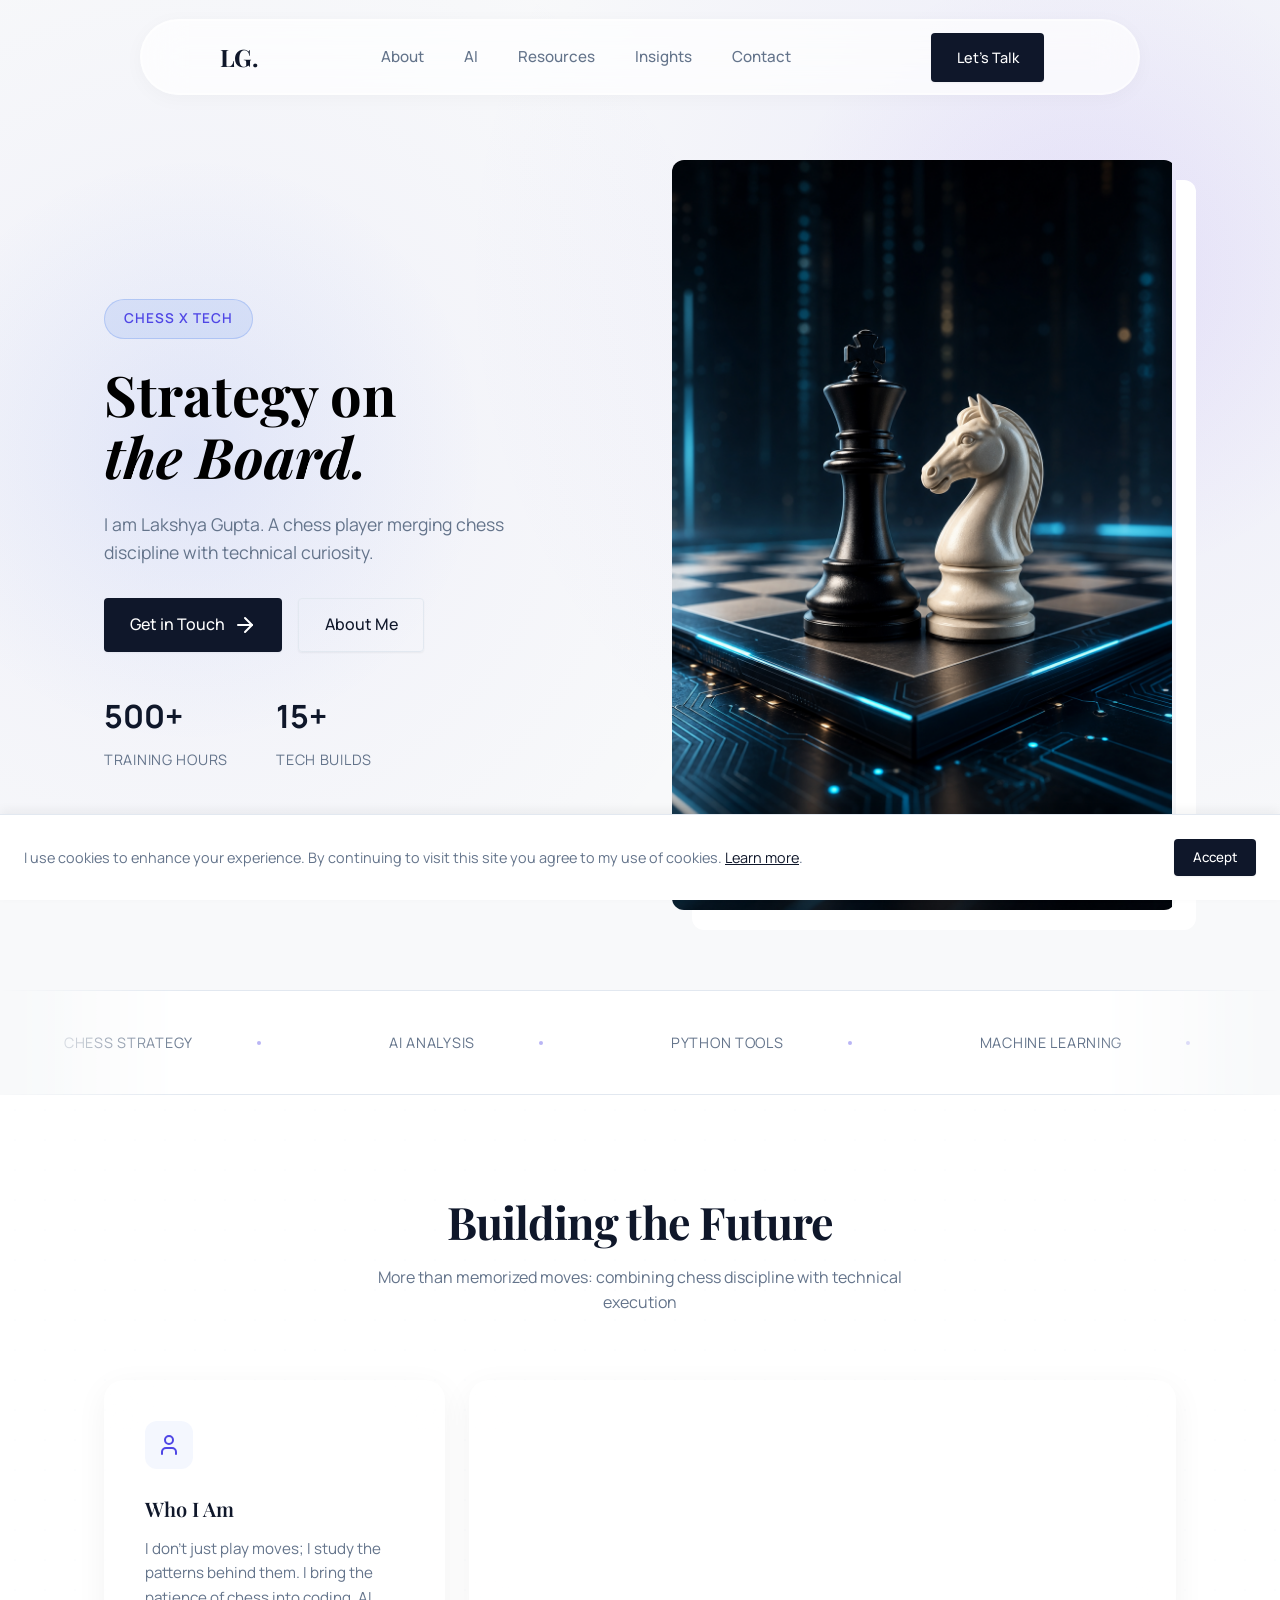
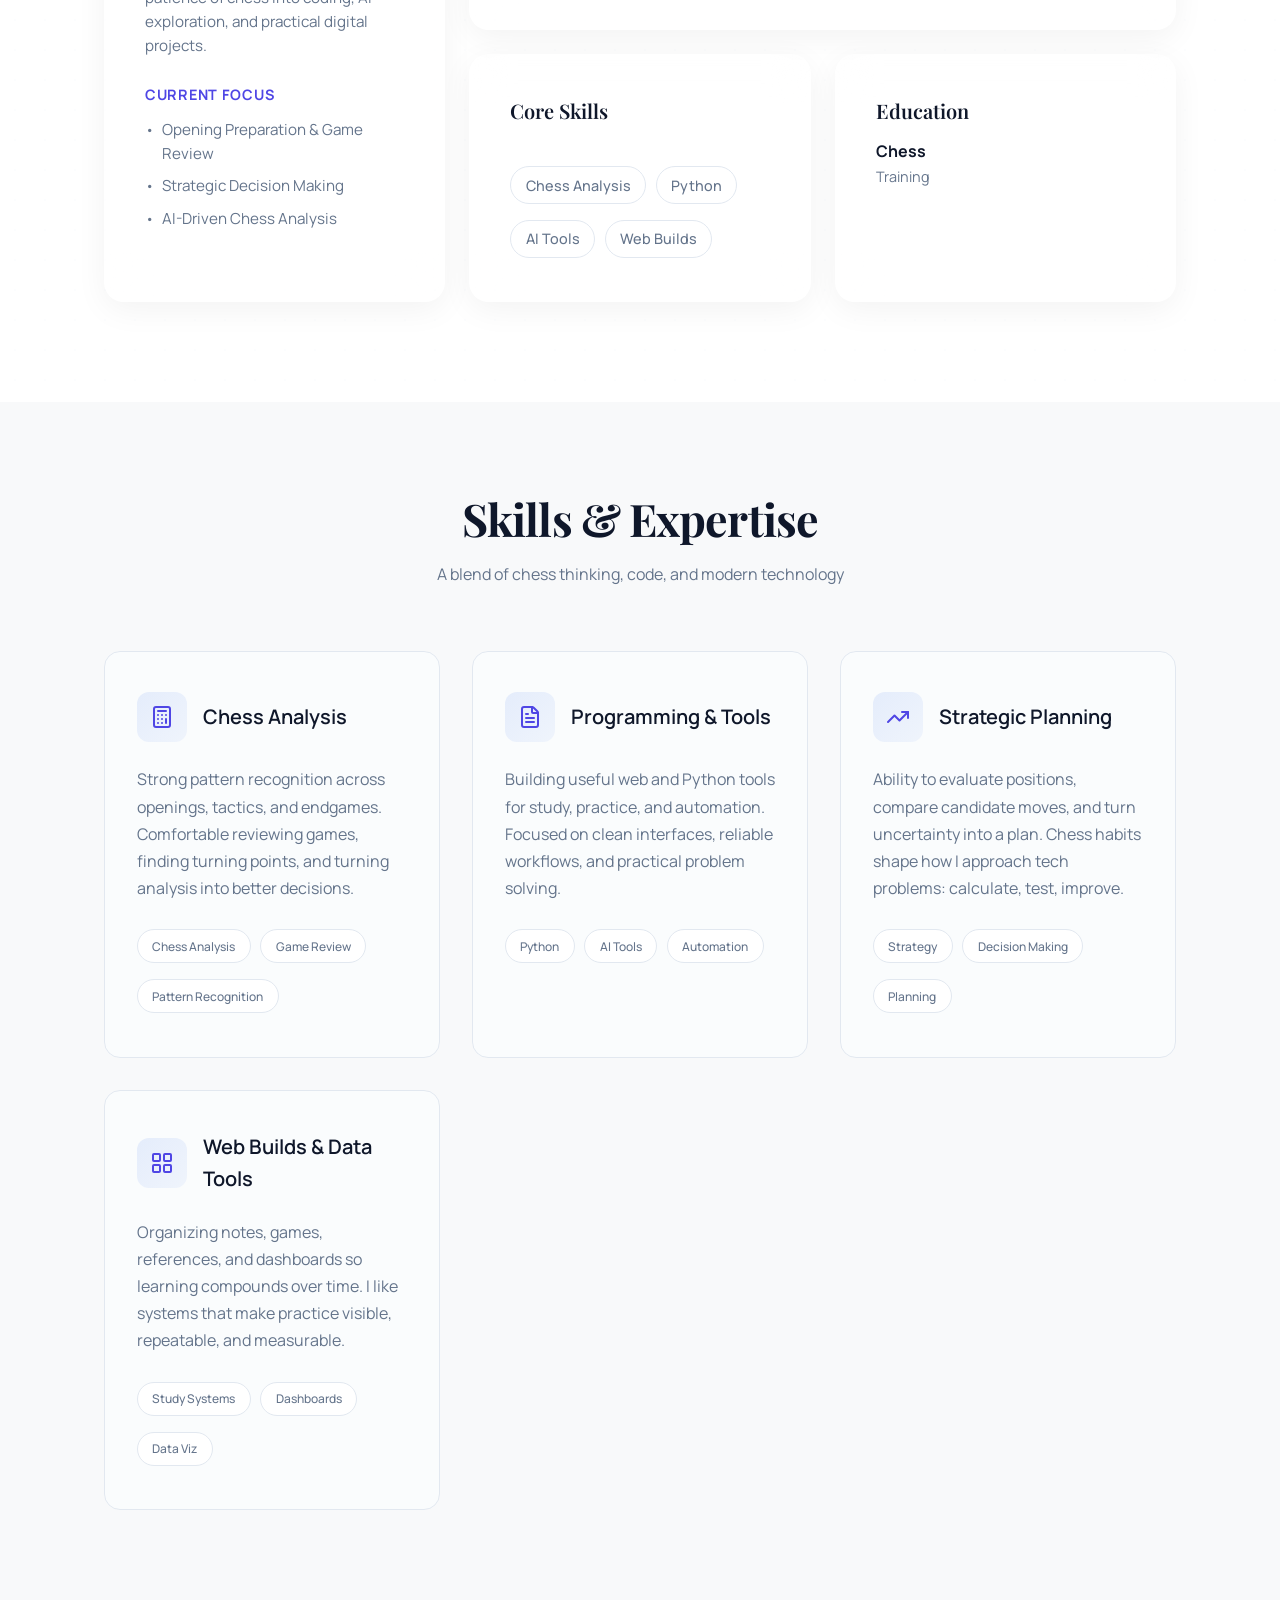
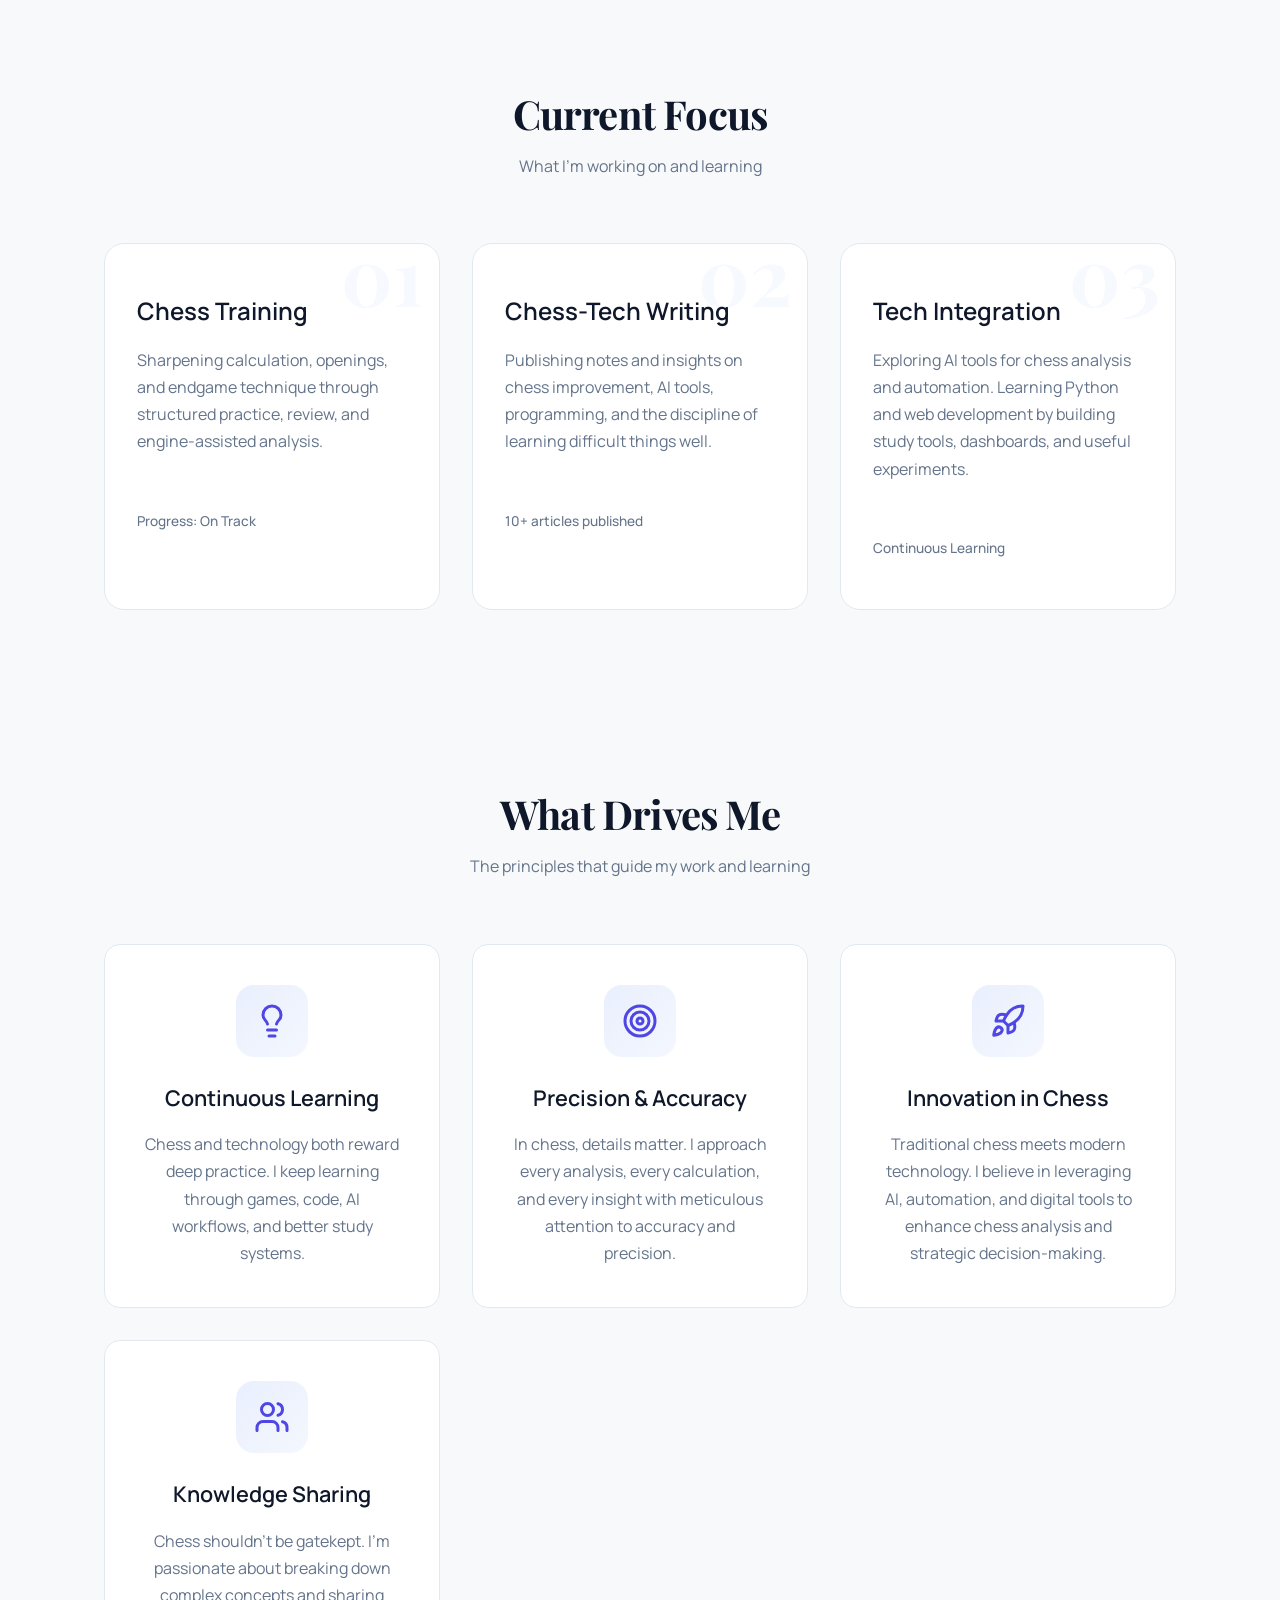
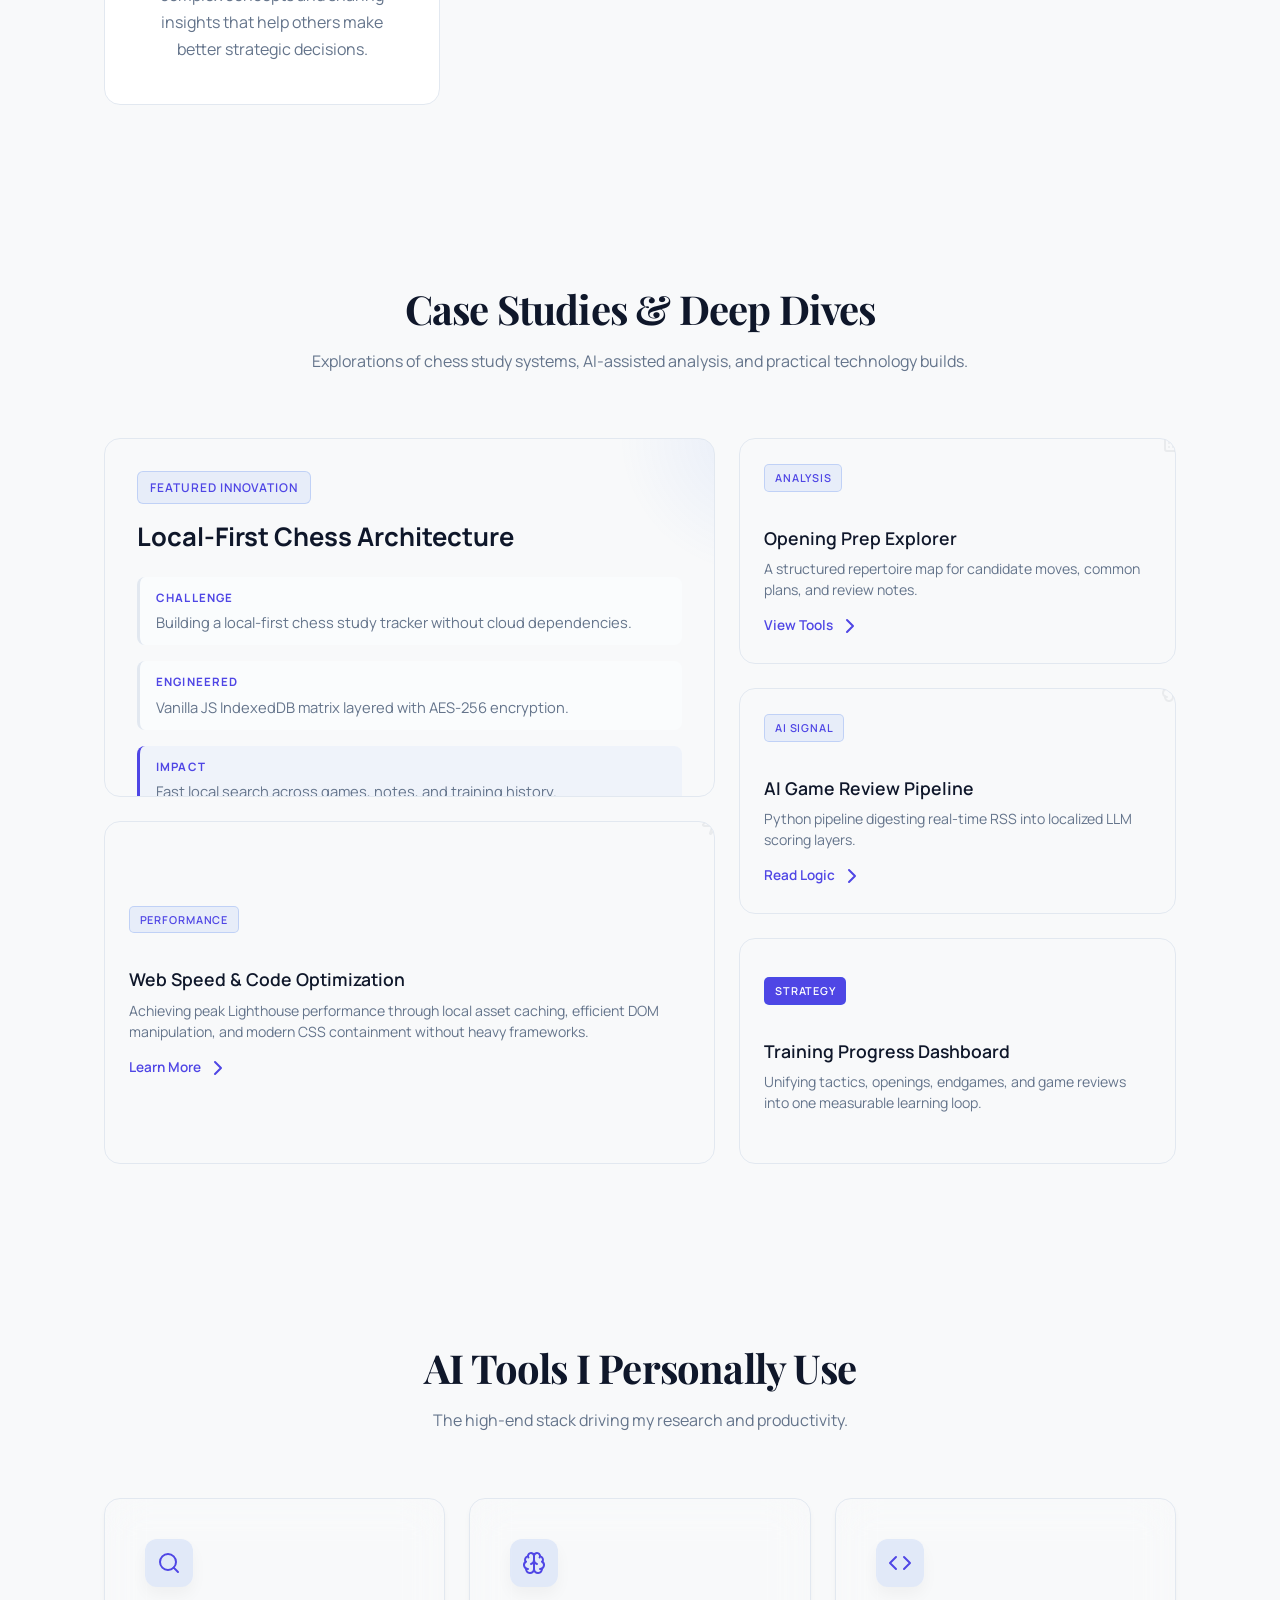
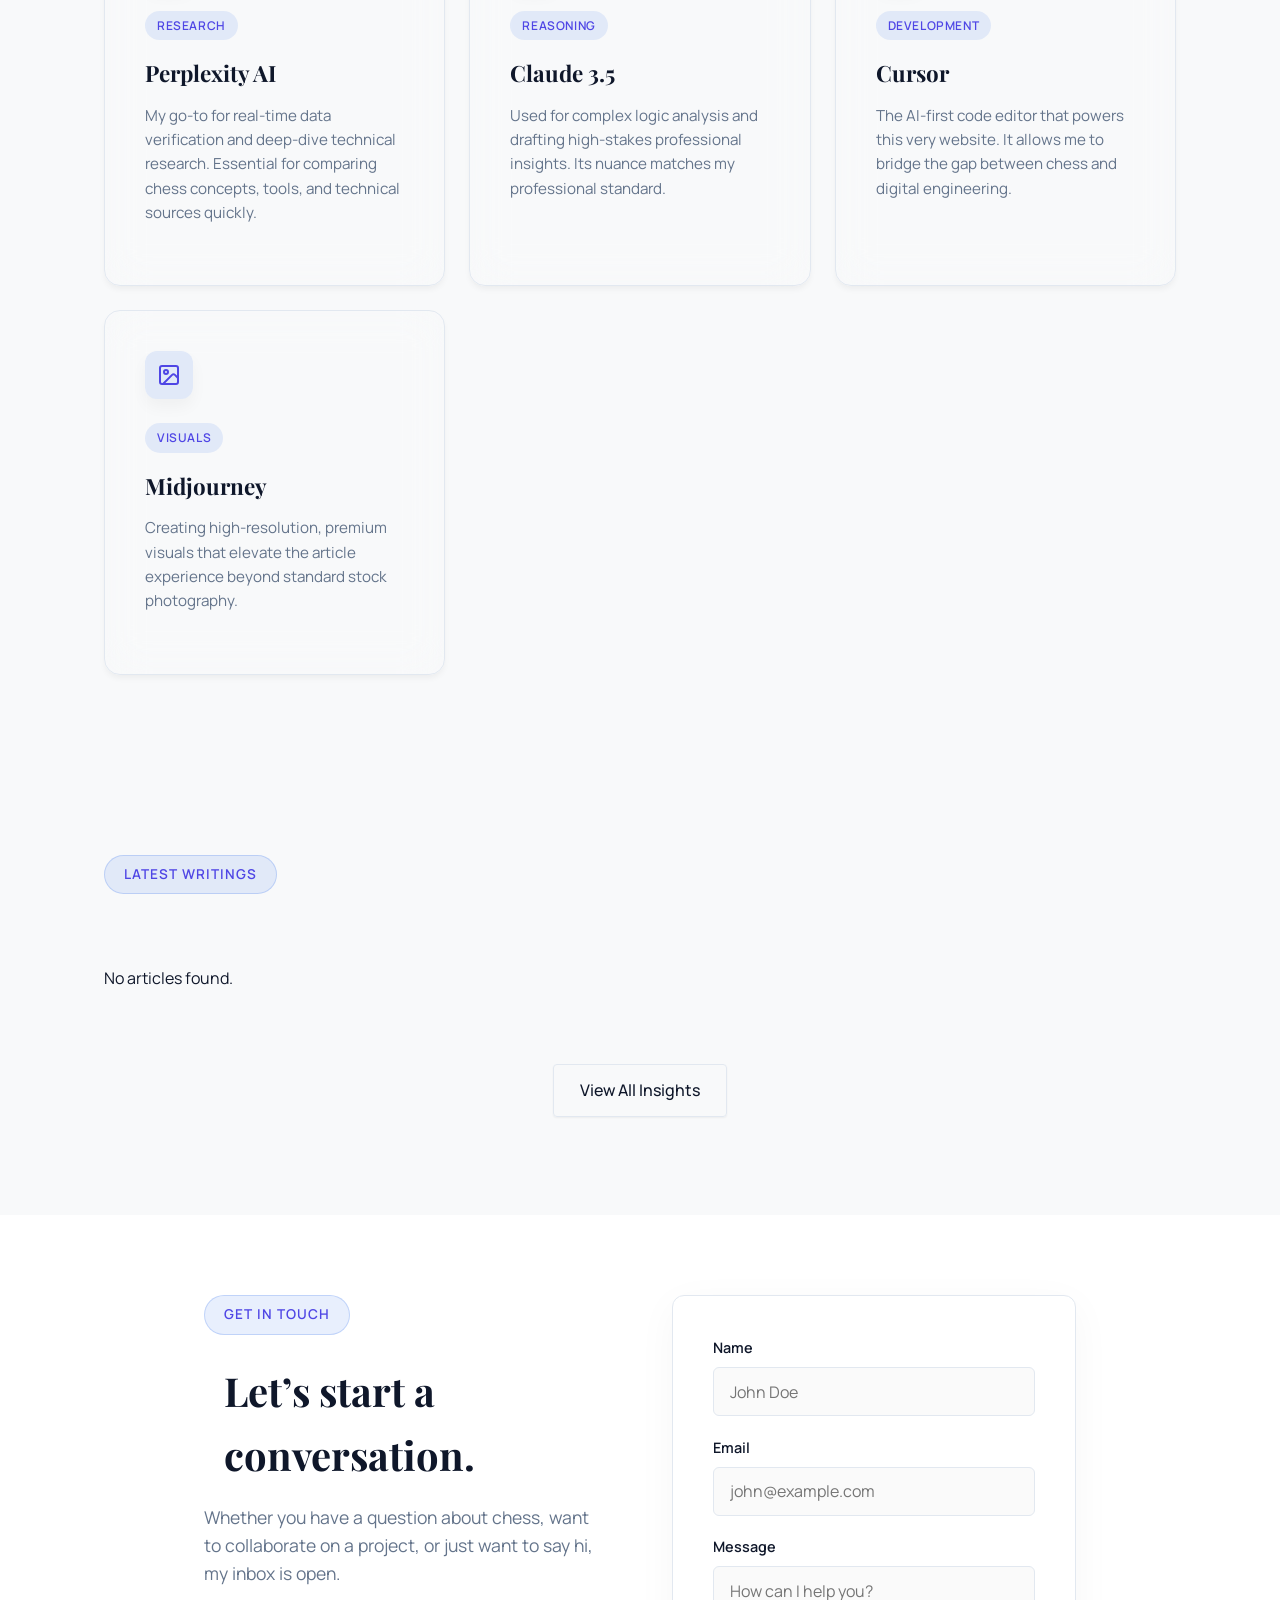
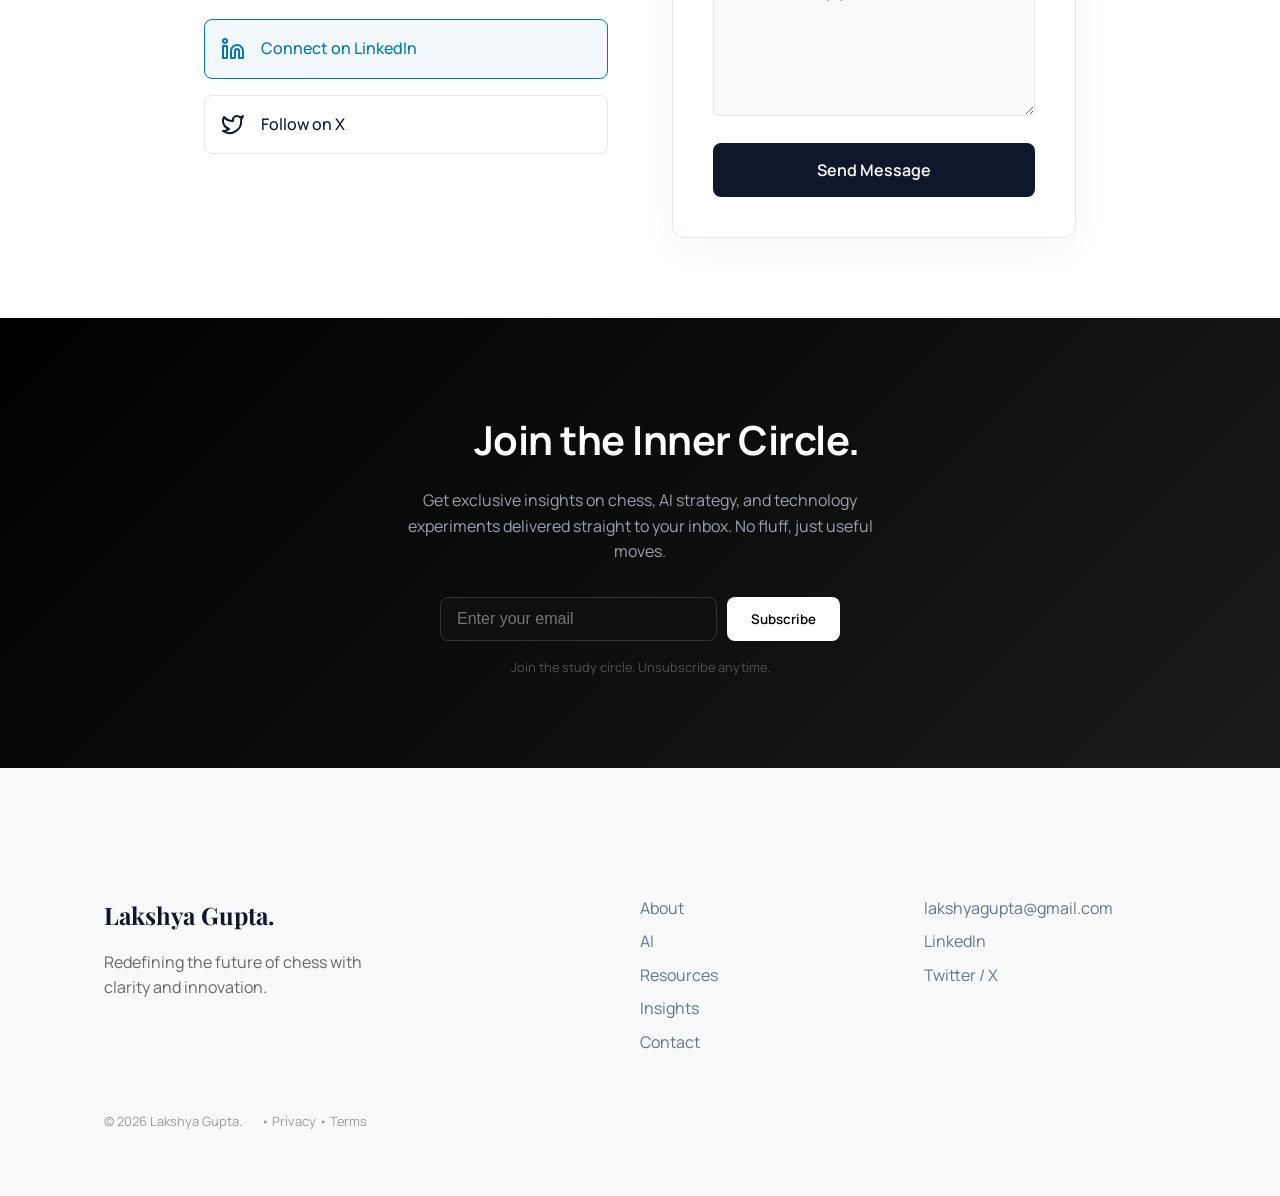
<file: index.html>
<!doctype html>
<html lang="en">

<head>
  <meta charset="UTF-8" />
  <meta name="viewport" content="width=device-width, initial-scale=1.0" />
  <title>Lakshya Gupta — Chess, Code &amp; Strategy</title>
  <link rel="icon" type="image/png" href="/assets/images/favicon.webp" />
  <link rel="apple-touch-icon" href="/assets/images/favicon.webp" />
  <link rel="manifest" href="/manifest.json" />
  <meta name="theme-color" content="#ffffff" />
  <link rel="dns-prefetch" href="https://fonts.googleapis.com" />
  <link rel="dns-prefetch" href="https://fonts.gstatic.com" />
  <link rel="author" href="/humans.txt" />
  <link rel="search" type="application/opensearchdescription+xml" title="Lakshya Gupta" href="/opensearch.xml" />
  <meta name="description"
    content="Lakshya Gupta's portfolio: chess strategy, technology, AI tools, and thoughtful digital projects." />
  <meta name="keywords"
    content="Lakshya Gupta, Chess Player, Chess Technology, AI in Chess, Python, Web Developer, Strategy, Portfolio" />
  <meta name="author" content="Lakshya Gupta" />
  <link rel="canonical" href="https://lakshyagupta.qzz.io/" />
  <link rel="alternate" type="application/rss+xml" title="Lakshya's Pulse - RSS Feed"
    href="https://lakshyagupta.qzz.io/rss.xml" />
  <meta name="p:domain_verify" content="6c1418b63fa0224a158dd0edce0d7faf" />
  <meta property="og:type" content="website" />
  <meta property="og:url" content="https://lakshyagupta.qzz.io/" />
  <meta property="og:title" content="Lakshya Gupta — Chess, Code &amp; Strategy" />
  <meta property="og:description"
    content="Lakshya Gupta's portfolio: chess strategy, technology, AI tools, and thoughtful digital projects." />
  <meta property="og:image" content="https://lakshyagupta.qzz.io/assets/images/lakshya.png" />
  <meta property="og:site_name" content="Lakshya Gupta" />
  <meta property="og:locale" content="en_US" />

  <meta name="twitter:card" content="summary_large_image" />
  <meta name="twitter:site" content="@Lakshyagupta" />
  <meta name="twitter:creator" content="@Lakshyagupta" />
  <meta name="twitter:url" content="https://lakshyagupta.qzz.io/" />
  <meta name="twitter:title" content="Lakshya Gupta — Chess, Code &amp; Strategy" />
  <meta name="twitter:description"
    content="Lakshya Gupta's portfolio: chess strategy, technology, AI tools, and thoughtful digital projects." />
  <meta name="twitter:image" content="https://lakshyagupta.qzz.io/assets/images/lakshya.png" />

  <link rel="preconnect" href="https://fonts.googleapis.com" />
  <link rel="preconnect" href="https://fonts.gstatic.com" crossorigin="" />
  <link
    href="https://fonts.googleapis.com/css2?family=Manrope:wght@400;500;600&amp;family=Playfair+Display:ital,wght@0,600;1,600&amp;display=swap"
    rel="stylesheet" />
  <link rel="stylesheet" href="assets/css/style.css?v=5" />
  <script src="/assets/js/lucide.min.js" defer></script>
  <script src="/assets/js/supabase.min.js" defer></script>
  <script type="application/ld+json">
      [
        {
          "@context": "https://schema.org",
          "@type": "WebSite",
          "name": "Lakshya Gupta Portfolio",
          "url": "https://lakshyagupta.qzz.io/",
          "potentialAction": {
            "@type": "SearchAction",
            "target": "https://lakshyagupta.qzz.io/blog?q={search_term_string}",
            "query-input": "required name=search_term_string"
          }
        },
        {
          "@context": "https://schema.org",
          "@type": "Person",
          "name": "Lakshya Gupta",
          "url": "https://lakshyagupta.qzz.io",
          "image": "https://lakshyagupta.qzz.io/assets/images/lakshya.png",
          "jobTitle": "Chess Player & Tech Enthusiast",
          "description": "A chess player merging chess discipline with technical curiosity.",
          "email": "lakshyagupta@gmail.com",
          "sameAs": [
            "https://www.linkedin.com/in/lakshya",
            "https://x.com/Lakshyagupta"
          ],
          "knowsAbout": [
            "Chess",
            "Artificial Intelligence",
            "Artificial Intelligence",
            "Strategic Planning",
            "Data Analysis",
            "Strategy"
          ]
        }
      ]
    </script>
  <script type="application/ld+json">
      {
        "@context": "https://schema.org",
        "@type": "SiteNavigationElement",
        "name": ["About", "AI, Chess & Technology", "Resources", "Insights", "Contact"],
        "url": [
          "https://lakshyagupta.qzz.io/#about",
          "https://lakshyagupta.qzz.io/ai",
          "https://lakshyagupta.qzz.io/resources",
          "https://lakshyagupta.qzz.io/blog",
          "https://lakshyagupta.qzz.io/contact"
        ]
      }
    </script>

  <meta name="robots" content="index, follow, max-image-preview:large, max-snippet:-1, max-video-preview:-1" />
</head>

<body>
  <div class="preloader" aria-hidden="true">
    <div class="loader-bar"></div>
  </div>
  <header class="navbar" role="banner">
    <div class="container nav-container">
      <a href="/" class="brand">LG.</a>
      <nav>
        <ul class="nav-links">
          <li><a href="#about" class="nav-link" aria-current="page">About</a></li>
          <li><a href="/ai.html" class="nav-link">AI</a></li>
          <li><a href="/resources.html" class="nav-link">Resources</a></li>
          <li><a href="/blog.html" class="nav-link">Insights</a></li>
          <li><a href="/contact.html" class="nav-link">Contact</a></li>
        </ul>
      </nav>
      <div class="nav-cta-wrapper">
        <a href="/contact.html" class="btn nav-cta-btn">Let's Talk</a>
      </div>
      <div class="row mobile-toggle">
        <input type="checkbox" id="hamburger" aria-label="Toggle Navigation Menu" />
        <label for="hamburger" class="hamburger" aria-hidden="true">
          <span class="line"></span>
          <span class="line"></span>
          <span class="line"></span>
        </label>
      </div>
    </div>
  </header>

  <div class="mobile-menu">
    <a href="#about" class="mobile-link">About</a>
    <a href="/ai.html" class="mobile-link">AI</a>

    <a href="/resources.html" class="mobile-link">Resources</a>
    <a href="/blog.html" class="mobile-link">Insights</a>
    <a href="/contact.html" class="mobile-link">Contact</a>
    <a href="/contact.html" class="btn mobile-cta">Let's Talk</a>
  </div>

  <main id="main-content" role="main">
    <section class="hero container">
      <div class="hero-grid">
        <div class="hero-content fade-in">
          <span class="badge">Chess x Tech</span>
          <h1>Strategy on <br /><em>the Board.</em></h1>
          <p>
            I am Lakshya Gupta. A chess player
            merging chess discipline with technical curiosity.
          </p>
          <div class="hero-actions">
            <a href="#new-contact" class="btn">Get in Touch <i data-lucide="arrow-right" size="16"></i></a>
            <a href="#about" class="btn btn-outline">About Me</a>
          </div>

          <div class="ai-stats-bar ai-hero-stats">
            <div class="ai-stat">
              <strong>500+</strong>
              <span>Training Hours</span>
            </div>
            <div class="ai-stat">
              <strong>15+</strong>
              <span>Tech Builds</span>
            </div>
          </div>
        </div>
        <div class="hero-img-box fade-in">
          <img src="assets/images/lakshya.png"
            alt="Chess pieces with circuit-board details for Lakshya Gupta's chess and technology portfolio" width="500"
            fetchpriority="high" />
        </div>
      </div>
    </section>

    <div class="marquee-wrapper">
      <div class="marquee-content">
        <span class="marquee-item">CHESS STRATEGY</span>
        <span class="marquee-item">AI ANALYSIS</span>
        <span class="marquee-item">PYTHON TOOLS</span>
        <span class="marquee-item">MACHINE LEARNING</span>
        <span class="marquee-item">OPENING PREP</span>
        <span class="marquee-item">TACTICAL PATTERNS</span>
        <span class="marquee-item">GAME REVIEW</span>
        <span class="marquee-item">WEB DEVELOPMENT</span>
        <span class="marquee-item">NEURAL NETWORKS</span>
        <span class="marquee-item">DATA DASHBOARDS</span>
        <span class="marquee-item">ENDGAME STUDY</span>
        <span class="marquee-item">DIGITAL CRAFT</span>

        <span class="marquee-item">CHESS STRATEGY</span>
        <span class="marquee-item">AI ANALYSIS</span>
        <span class="marquee-item">PYTHON TOOLS</span>
        <span class="marquee-item">MACHINE LEARNING</span>
        <span class="marquee-item">OPENING PREP</span>
        <span class="marquee-item">TACTICAL PATTERNS</span>
        <span class="marquee-item">GAME REVIEW</span>
        <span class="marquee-item">WEB DEVELOPMENT</span>
        <span class="marquee-item">NEURAL NETWORKS</span>
        <span class="marquee-item">DATA DASHBOARDS</span>
        <span class="marquee-item">ENDGAME STUDY</span>
        <span class="marquee-item">DIGITAL CRAFT</span>
      </div>
    </div>

    <section id="about" class="section-padding grid-section">
      <div class="container">
        <header class="section-header">
          <h2 class="section-title center-title">Building the Future</h2>
          <p class="section-subtitle">
            More than memorized moves: combining chess discipline with
            technical execution
          </p>
        </header>

        <div class="bento-grid">
          <div class="bento-card tall fade-in">
            <div class="bento-icon"><i data-lucide="user"></i></div>
            <h3>Who I Am</h3>
            <div class="bento-content">
              <p>
                I don't just play moves; I study the patterns behind
                them. I bring the
                patience of chess into coding, AI exploration, and practical
                digital projects.
              </p>
              <div class="bento-focus">
                <h4 class="bento-focus-title">Current Focus</h4>
                <ul class="bento-focus-list">
                  <li class="bento-focus-item">
                    <span class="bento-focus-bullet">•</span>
                    Opening Preparation & Game Review
                  </li>
                  <li class="bento-focus-item">
                    <span class="bento-focus-bullet">•</span>
                    Strategic Decision Making
                  </li>
                  <li class="bento-focus-item">
                    <span class="bento-focus-bullet">•</span>
                    AI-Driven Chess Analysis
                  </li>
                </ul>
              </div>
            </div>
          </div>

          <div class="bento-card wide video-card fade-in">
            <iframe width="100%" height="100%"
              src="https://www.youtube-nocookie.com/embed/rknci1EPus8?si=QKhI5XzGSlrRk8vS&dnt=1"
              title="Lakshya Gupta - Professional Introduction and Vision" frameborder="0" allow="
                  accelerometer;
                  autoplay;
                  clipboard-write;
                  encrypted-media;
                  gyroscope;
                  picture-in-picture;
                  web-share;
                " referrerpolicy="strict-origin-when-cross-origin" loading="lazy" allowfullscreen=""
              class="video-iframe"></iframe>
          </div>

          <div class="bento-card fade-in">
            <h3>Core Skills</h3>
            <div class="skill-tags">
              <span class="skill-tag">Chess Analysis</span>
              <span class="skill-tag">Python</span>
              <span class="skill-tag">AI Tools</span>
              <span class="skill-tag">Web Builds</span>
            </div>
          </div>

          <div class="bento-card fade-in">
            <h3>Education</h3>
            <div class="education-block">
              <strong>Chess</strong>
              <div class="education-status">Training</div>
            </div>
          </div>
        </div>
      </div>
    </section>

    <section class="section-padding container">
      <header class="section-header">
        <h2 class="section-title center-title">Skills &amp; Expertise</h2>
        <p class="section-subtitle">
          A blend of chess thinking, code, and modern technology
        </p>
      </header>

      <div class="skills-grid">
        <div class="skill-card fade-in">
          <div class="skill-card-header">
            <div class="skill-icon">
              <i data-lucide="calculator"></i>
            </div>
            <h3>Chess Analysis</h3>
          </div>
          <p>
            Strong pattern recognition across openings, tactics, and endgames. Comfortable reviewing games, finding
            turning points, and turning analysis into better decisions.
          </p>
          <div class="skill-tags">
            <span class="skill-tag">Chess Analysis</span>
            <span class="skill-tag">Game Review</span>
            <span class="skill-tag">Pattern Recognition</span>
          </div>
        </div>

        <div class="skill-card fade-in">
          <div class="skill-card-header">
            <div class="skill-icon">
              <i data-lucide="file-text"></i>
            </div>
            <h3>Programming &amp; Tools</h3>
          </div>
          <p>
            Building useful web and Python tools for study, practice, and automation. Focused on clean interfaces,
            reliable workflows, and practical problem solving.
          </p>
          <div class="skill-tags">
            <span class="skill-tag">Python</span>
            <span class="skill-tag">AI Tools</span>
            <span class="skill-tag">Automation</span>
          </div>
        </div>

        <div class="skill-card fade-in">
          <div class="skill-card-header">
            <div class="skill-icon">
              <i data-lucide="trending-up"></i>
            </div>
            <h3>Strategic Planning</h3>
          </div>
          <p>
            Ability to evaluate positions, compare candidate moves, and turn uncertainty into a plan. Chess habits shape
            how I approach tech problems: calculate, test, improve.
          </p>
          <div class="skill-tags">
            <span class="skill-tag">Strategy</span>
            <span class="skill-tag">Decision Making</span>
            <span class="skill-tag">Planning</span>
          </div>
        </div>

        <div class="skill-card fade-in">
          <div class="skill-card-header">
            <div class="skill-icon">
              <i data-lucide="layout-grid"></i>
            </div>
            <h3>Web Builds &amp; Data Tools</h3>
          </div>
          <p>
            Organizing notes, games, references, and dashboards so learning compounds over time. I like systems that
            make practice visible, repeatable, and measurable.
          </p>
          <div class="skill-tags">
            <span class="skill-tag">Study Systems</span>
            <span class="skill-tag">Dashboards</span>
            <span class="skill-tag">Data Viz</span>
          </div>
        </div>
      </div>
    </section>

    <section class="section-padding">
      <div class="container">
        <div class="theme-center-margin-1">
          <h2 class="section-title theme-margin-2">Current Focus</h2>
          <p class="theme-w-muted-3">What I'm working on and learning</p>
        </div>

        <div class="focus-grid">
          <div class="focus-card fade-in">
            <div class="focus-number">01</div>
            <h3>Chess Training</h3>
            <p>
              Sharpening calculation, openings, and endgame technique through structured practice, review, and
              engine-assisted analysis.
            </p>
            <div class="progress-bar">
              <div class="progress-fill theme-w-4"></div>
            </div>
            <span class="progress-label">Progress: On Track</span>
          </div>

          <div class="focus-card fade-in">
            <div class="focus-number">02</div>
            <h3>Chess-Tech Writing</h3>
            <p>
              Publishing notes and insights on chess improvement, AI tools, programming, and the discipline of learning
              difficult things well.
            </p>
            <div class="progress-bar">
              <div class="progress-fill theme-w-5"></div>
            </div>
            <span class="progress-label">10+ articles published</span>
          </div>

          <div class="focus-card fade-in">
            <div class="focus-number">03</div>
            <h3>Tech Integration</h3>
            <p>
              Exploring AI tools for chess analysis and automation. Learning Python and web development by building
              study tools, dashboards, and useful experiments.
            </p>
            <div class="progress-bar">
              <div class="progress-fill theme-w-6"></div>
            </div>
            <span class="progress-label">Continuous Learning</span>
          </div>
        </div>
      </div>
    </section>

    <section class="section-padding">
      <div class="container">
        <div class="theme-center-margin-1">
          <h2 class="section-title theme-margin-2">What Drives Me</h2>
          <p class="theme-w-muted-7">
            The principles that guide my work and learning
          </p>
        </div>

        <div class="values-grid">
          <div class="value-card fade-in">
            <div class="value-icon-wrapper">
              <i data-lucide="lightbulb"></i>
            </div>
            <h3>Continuous Learning</h3>
            <p>
              Chess and technology both reward deep practice. I keep learning through games, code, AI workflows, and
              better study systems.
            </p>
          </div>

          <div class="value-card fade-in">
            <div class="value-icon-wrapper">
              <i data-lucide="target"></i>
            </div>
            <h3>Precision &amp; Accuracy</h3>
            <p>
              In chess, details matter. I approach every analysis, every
              calculation, and every insight with meticulous attention to
              accuracy and precision.
            </p>
          </div>

          <div class="value-card fade-in">
            <div class="value-icon-wrapper">
              <i data-lucide="rocket"></i>
            </div>
            <h3>Innovation in Chess</h3>
            <p>
              Traditional chess meets modern technology. I believe in
              leveraging AI, automation, and digital tools to enhance
              chess analysis and strategic decision-making.
            </p>
          </div>

          <div class="value-card fade-in">
            <div class="value-icon-wrapper">
              <i data-lucide="users"></i>
            </div>
            <h3>Knowledge Sharing</h3>
            <p>
              Chess shouldn't be gatekept. I'm passionate about breaking
              down complex concepts and sharing insights that help others make
              better strategic decisions.
            </p>
          </div>
        </div>
      </div>
    </section>

    <section class="section-padding container">
      <div class="fade-in theme-center-margin-1">
        <h2 class="section-title theme-margin-8">
          Case Studies &amp; Deep Dives
        </h2>
        <p class="theme-muted-9">
          Explorations of chess study systems, AI-assisted analysis, and practical technology builds.
        </p>
      </div>

      <div class="innovation-showcase-grid">
        <div class="feature-column">
          <div class="showcase-card feature">
            <div class="showcase-glow"></div>
            <div class="showcase-content">
              <span class="badge showcase-badge">Featured Innovation</span>
              <h3 class="showcase-title">Local-First Chess Architecture</h3>
              <div class="showcase-details">
                <div class="detail-row">
                  <span class="detail-label">Challenge</span>
                  <p>
                    Building a local-first chess study tracker without cloud dependencies.
                  </p>
                </div>
                <div class="detail-row">
                  <span class="detail-label">Engineered</span>
                  <p>
                    Vanilla JS IndexedDB matrix layered with AES-256
                    encryption.
                  </p>
                </div>
                <div class="detail-row highlight">
                  <span class="detail-label">Impact</span>
                  <p>
                    Fast local search across games, notes, and training history.
                  </p>
                </div>
              </div>
              <a href="https://github.com/lakshya" class="btn btn-showcase" target="_blank" rel="noopener noreferrer">
                Explore Architecture <i data-lucide="arrow-right"></i>
              </a>
            </div>
          </div>

          <div class="showcase-card secondary">
            <div class="showcase-bg icon-bg">
              <i data-lucide="zap"></i>
            </div>
            <div class="showcase-content">
              <span class="badge compact">Performance</span>
              <h4>Web Speed &amp; Code Optimization</h4>
              <p class="showcase-desc">
                Achieving peak Lighthouse performance through local asset
                caching, efficient DOM manipulation, and modern CSS
                containment without heavy frameworks.
              </p>
              <a href="#about" class="link-arrow">Learn More <i data-lucide="chevron-right"></i></a>
            </div>
          </div>
        </div>

        <div class="showcase-column">
          <div class="showcase-card secondary">
            <div class="showcase-bg icon-bg">
              <i data-lucide="calculator"></i>
            </div>
            <div class="showcase-content">
              <span class="badge compact">Analysis</span>
              <h4>Opening Prep Explorer</h4>
              <p class="showcase-desc">
                A structured repertoire map for candidate moves, common plans, and review notes.
              </p>
              <a href="/resources.html" class="link-arrow">View Tools <i data-lucide="chevron-right"></i></a>
            </div>
          </div>

          <div class="showcase-card secondary">
            <div class="showcase-bg icon-bg">
              <i data-lucide="brain-circuit"></i>
            </div>
            <div class="showcase-content">
              <span class="badge compact">AI Signal</span>
              <h4>AI Game Review Pipeline</h4>
              <p class="showcase-desc">
                Python pipeline digesting real-time RSS into localized LLM
                scoring layers.
              </p>
              <a href="/ai.html" class="link-arrow">Read Logic <i data-lucide="chevron-right"></i></a>
            </div>
          </div>

          <div class="showcase-card secondary highlight-bg">
            <div class="showcase-content">
              <span class="badge compact solid">Strategy</span>
              <h4>Training Progress Dashboard</h4>
              <p class="showcase-desc">
                Unifying tactics, openings, endgames, and game reviews into one measurable learning loop.
              </p>
            </div>
          </div>
        </div>
      </div>
    </section>

    <section class="section-padding container">
      <div class="fade-in theme-center-margin-1">
        <h2 class="section-title theme-margin-8">
          AI Tools I Personally Use
        </h2>
        <p class="theme-muted-9">
          The high-end stack driving my research and productivity.
        </p>
      </div>

      <div class="bento-toolkit">
        <div class="ai-card fade-in">
          <div class="ai-icon"><i data-lucide="search"></i></div>
          <span class="ai-badge">Research</span>
          <h3>Perplexity AI</h3>
          <p>
            My go-to for real-time data verification and deep-dive technical
            research. Essential for comparing chess concepts, tools, and technical sources quickly.
          </p>
        </div>

        <div class="ai-card fade-in">
          <div class="ai-icon"><i data-lucide="brain"></i></div>
          <span class="ai-badge">Reasoning</span>
          <h3>Claude 3.5</h3>
          <p>
            Used for complex logic analysis and drafting high-stakes
            professional insights. Its nuance matches my professional
            standard.
          </p>
        </div>

        <div class="ai-card fade-in">
          <div class="ai-icon"><i data-lucide="code"></i></div>
          <span class="ai-badge">Development</span>
          <h3>Cursor</h3>
          <p>
            The AI-first code editor that powers this very website. It allows
            me to bridge the gap between chess and digital engineering.
          </p>
        </div>

        <div class="ai-card fade-in">
          <div class="ai-icon"><i data-lucide="image"></i></div>
          <span class="ai-badge">Visuals</span>
          <h3>Midjourney</h3>
          <p>
            Creating high-resolution, premium visuals that elevate the article
            experience beyond standard stock photography.
          </p>
        </div>
      </div>
    </section>

    <section class="section-padding container">
      <div class="insights-header">
        <div>
          <span class="badge">Latest Writings</span>
        </div>
      </div>

      <div class="bento-grid blog-grid" id="latest-posts-grid">
        <div class="skeleton-card">
          <div class="skeleton-image"></div>
          <div class="skeleton-content">
            <div class="skeleton-date"></div>
            <div class="skeleton-title"></div>
            <div class="skeleton-excerpt"></div>
            <div class="skeleton-excerpt"></div>
            <div class="skeleton-excerpt"></div>
            <div class="skeleton-button"></div>
          </div>
        </div>
        <div class="skeleton-card">
          <div class="skeleton-image"></div>
          <div class="skeleton-content">
            <div class="skeleton-date"></div>
            <div class="skeleton-title"></div>
            <div class="skeleton-excerpt"></div>
            <div class="skeleton-excerpt"></div>
            <div class="skeleton-excerpt"></div>
            <div class="skeleton-button"></div>
          </div>
        </div>
        <div class="skeleton-card">
          <div class="skeleton-image"></div>
          <div class="skeleton-content">
            <div class="skeleton-date"></div>
            <div class="skeleton-title"></div>
            <div class="skeleton-excerpt"></div>
            <div class="skeleton-excerpt"></div>
            <div class="skeleton-excerpt"></div>
            <div class="skeleton-button"></div>
          </div>
        </div>
      </div>

      <div class="theme-center-margin-22">
        <a href="/blog.html" class="btn btn-outline insights-cta theme-23">View All Insights</a>
      </div>
    </section>

    <section id="new-contact" class="section-padding contact-form-section">
      <div class="container contact-grid">
        <div class="contact-hero fade-in">
          <span class="badge">Get in touch</span>
          <h2>Let’s start a conversation.</h2>
          <p>
            Whether you have a question about chess, want to collaborate on
            a project, or just want to say hi, my inbox is open.
          </p>

          <div class="contact-socials">
            <a href="https://www.linkedin.com/in/lakshya" target="_blank" class="social-item linkedin"
              rel="noopener noreferrer">
              <i data-lucide="linkedin"></i> Connect on LinkedIn
            </a>
            <a href="https://x.com/Lakshyagupta" target="_blank" class="social-item" rel="noopener noreferrer">
              <i data-lucide="twitter"></i> Follow on X
            </a>
          </div>
        </div>

        <div class="contact-form-card fade-in">
          <form action="https://api.web3forms.com/submit" method="POST">
            <input type="hidden" name="access_key" value="2f7cb3b2-b373-4bc4-8129-56c2f9213f2e" />
            <div class="form-group">
              <label class="form-label">Name</label>
              <input type="text" name="name" class="form-control" required="" placeholder="John Doe" />
            </div>
            <div class="form-group">
              <label class="form-label">Email</label>
              <input type="email" name="email" class="form-control" required="" placeholder="john@example.com" />
            </div>
            <div class="form-group">
              <label class="form-label">Message</label>
              <textarea name="message" class="form-control" required="" placeholder="How can I help you?"></textarea>
            </div>
            <button type="submit" class="modern-btn">
              <span>Send Message</span>
            </button>
          </form>
        </div>
      </div>
    </section>

    <section class="section-padding theme-center-24">
      <div class="container fade-in">
        <h2 class="theme-margin-25">Join the Inner Circle.</h2>
        <p class="theme-w-26">
          Get exclusive insights on chess, AI strategy, and technology experiments
          delivered straight to your inbox. No fluff, just useful moves.
        </p>
        <form id="newsletter-form" class="theme-w-27">
          <input type="email" name="email" placeholder="Enter your email" required="" class="theme-w-28" />
          <button type="submit" class="theme-29">Subscribe</button>
        </form>
        <p class="theme-margin-30">
          Join the study circle. Unsubscribe anytime.
        </p>
      </div>
    </section>
  </main>

  <footer>
    <div class="container footer-grid">
      <div class="footer-brand">
        <h4>Lakshya Gupta.</h4>
        <p class="theme-w-31">
          Redefining the future of chess with clarity and innovation.
        </p>
      </div>
      <div>
        <ul class="footer-links">
          <li><a href="/#about">About</a></li>
          <li><a href="/ai.html">AI</a></li>

          <li><a href="/resources.html">Resources</a></li>
          <li><a href="/blog.html">Insights</a></li>
          <li><a href="/contact.html">Contact</a></li>
        </ul>
      </div>
      <div>
        <ul class="footer-links">
          <li>
            <a href="mailto:lakshyagupta@gmail.com">lakshyagupta@gmail.com</a>
          </li>
          <li>
            <a href="https://www.linkedin.com/in/lakshya" target="_blank" rel="noopener noreferrer">LinkedIn</a>
          </li>
          <li>
            <a href="https://x.com/Lakshyagupta" target="_blank" rel="noopener noreferrer">Twitter / X</a>
          </li>
        </ul>
      </div>
    </div>
    <div class="container theme-margin-32">
      © <span id="current-year"></span> Lakshya Gupta.
      <span class="footer-legal theme-33">
        •
        <a href="/privacy.html" target="_blank" rel="noopener noreferrer">Privacy</a>
        •
        <a href="/terms.html" target="_blank" rel="noopener noreferrer">Terms</a>
      </span>
    </div>
  </footer>

  <button id="scroll-top-btn" class="scroll-top-btn" aria-label="Scroll to top">
    <i data-lucide="arrow-up" size="24" aria-hidden="true"></i>
  </button>

  <script src="assets/js/search.js" defer></script>
  <script src="assets/js/supabase-config.js" defer></script>
  <script src="assets/js/script.js?v=5" defer></script>
</body>

</html>
</file>
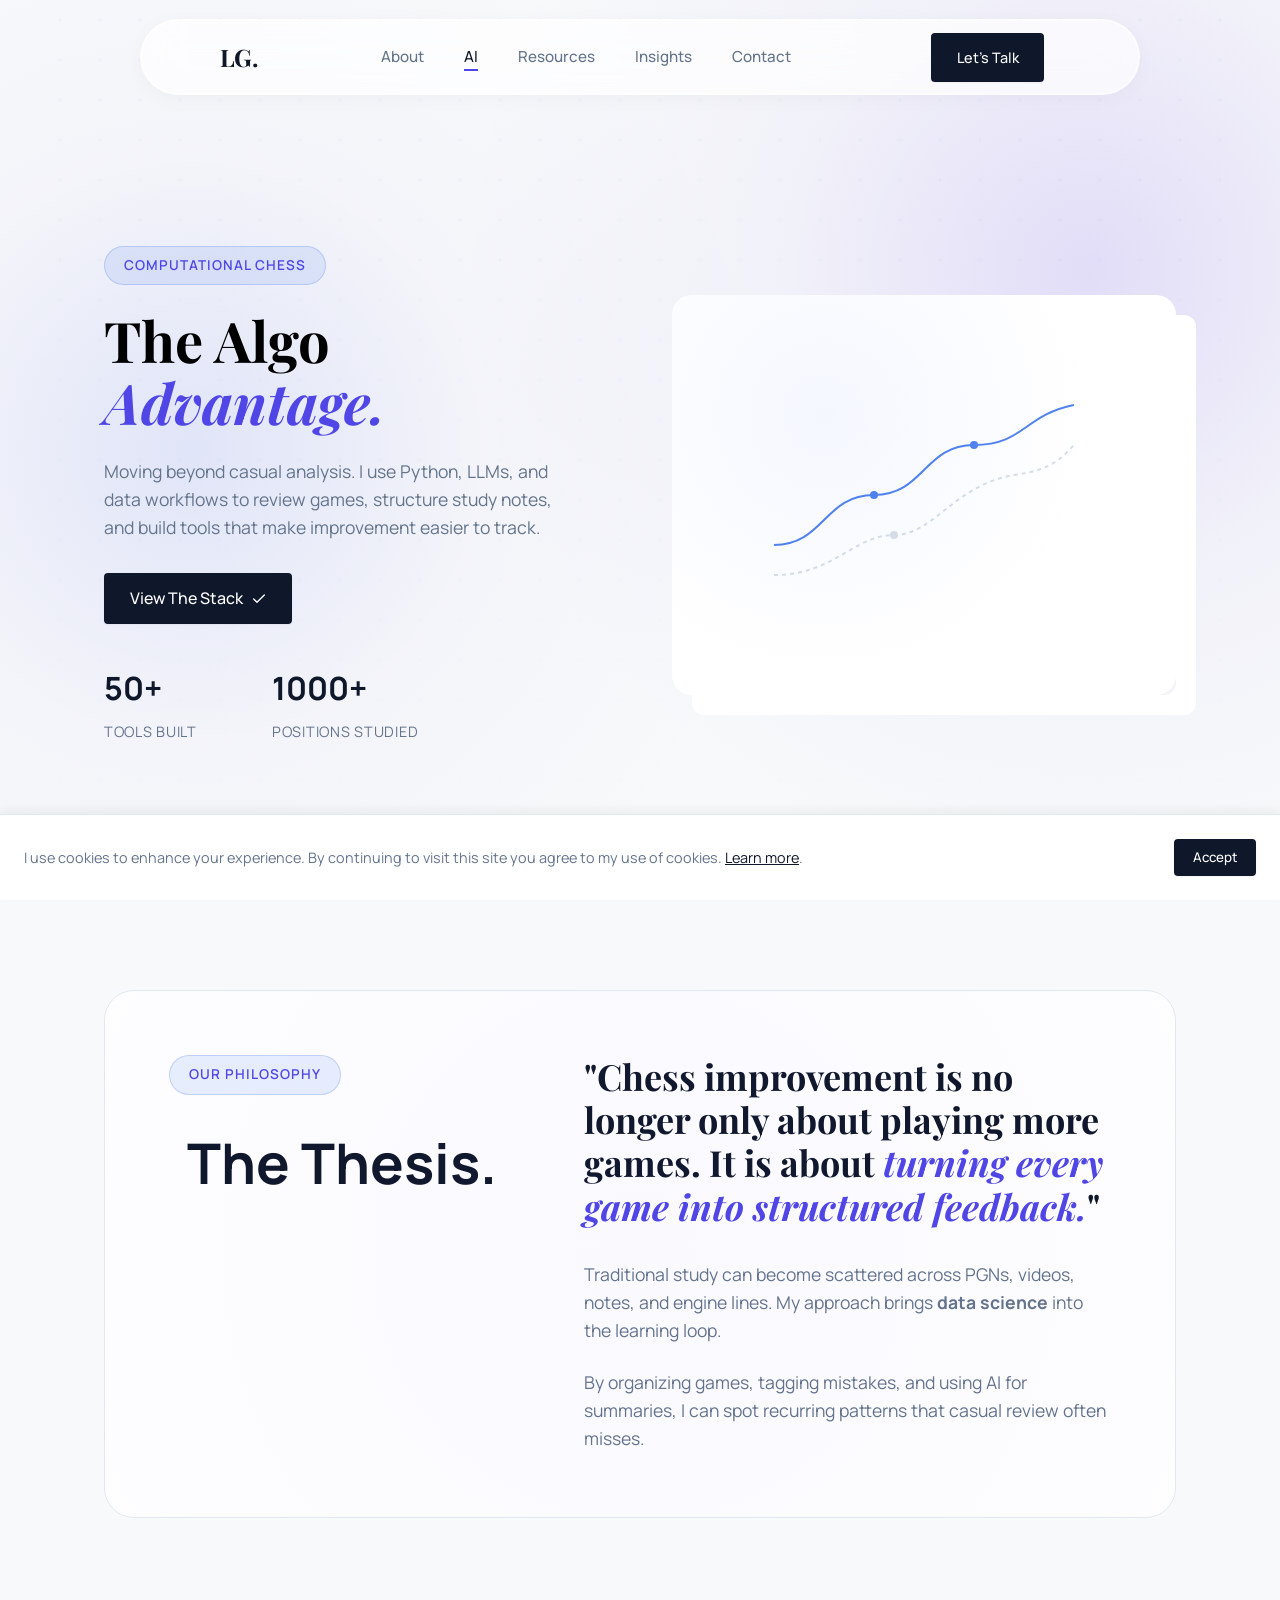
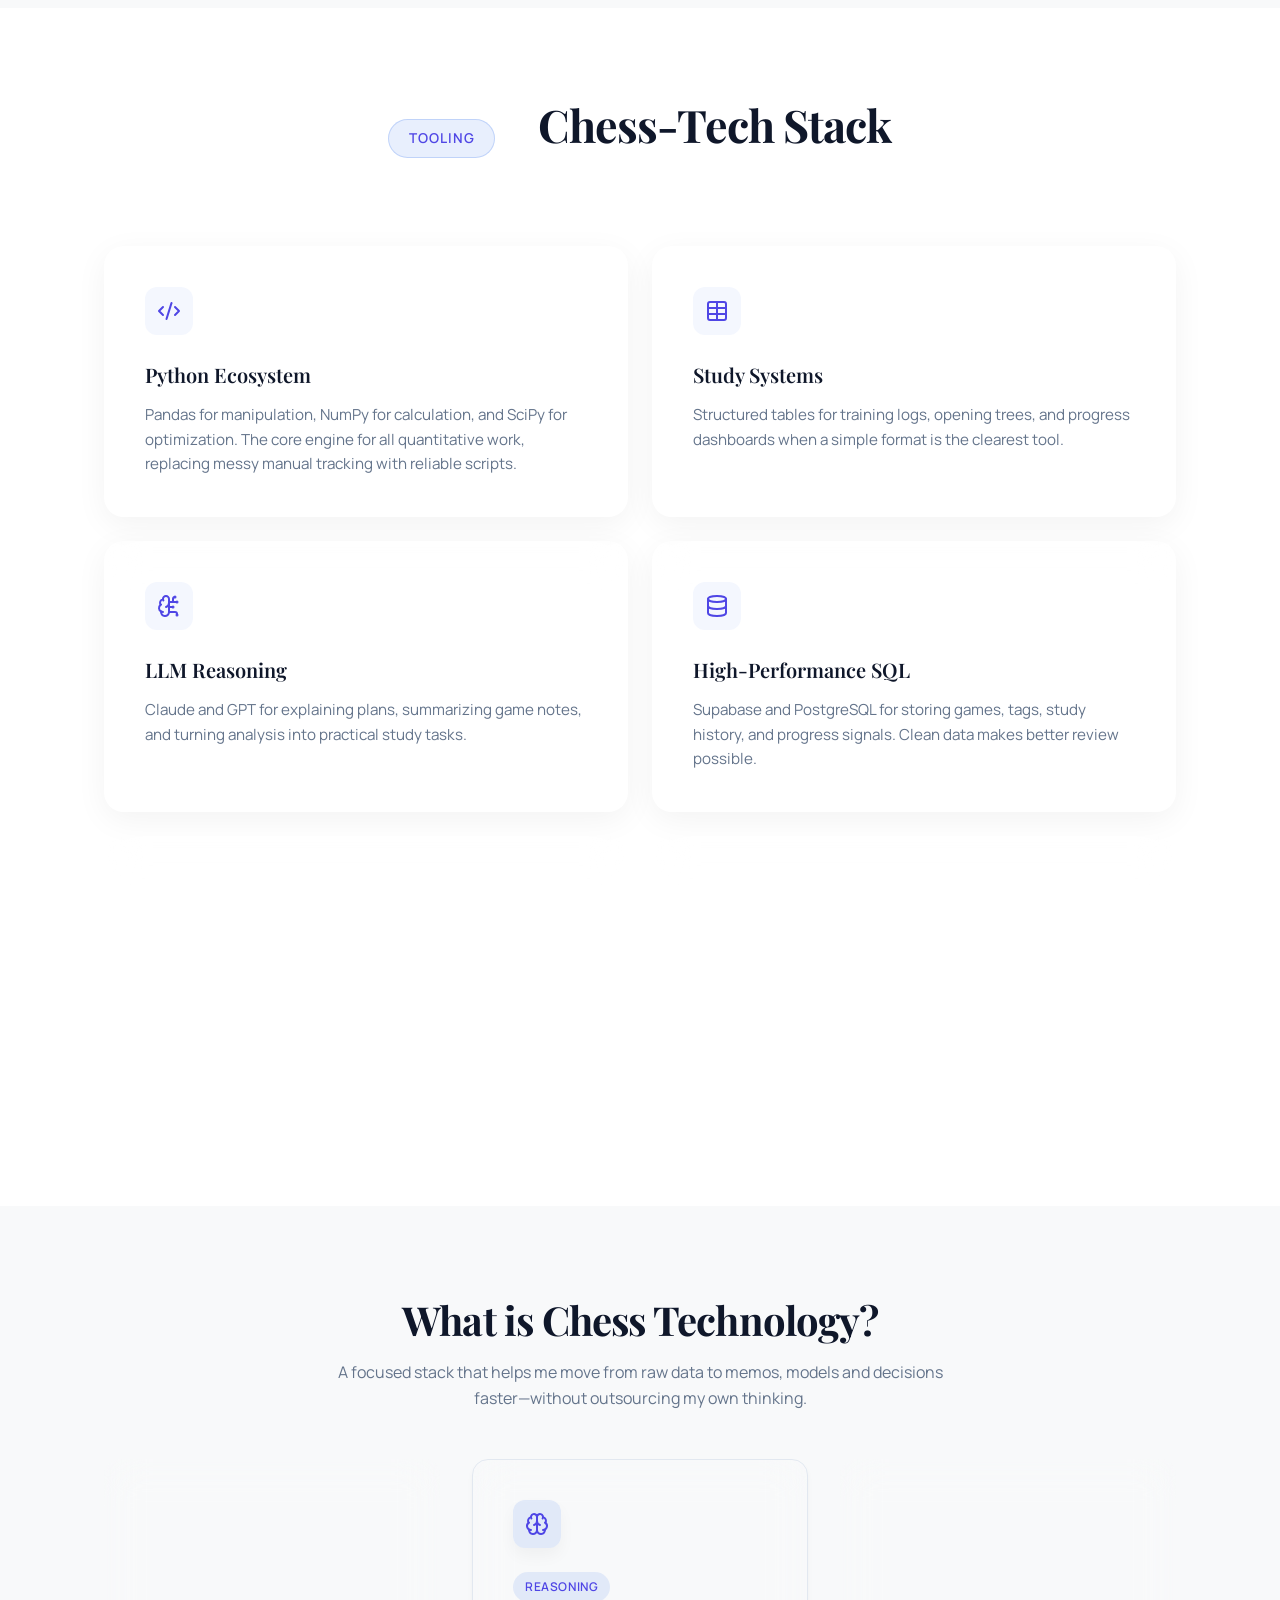
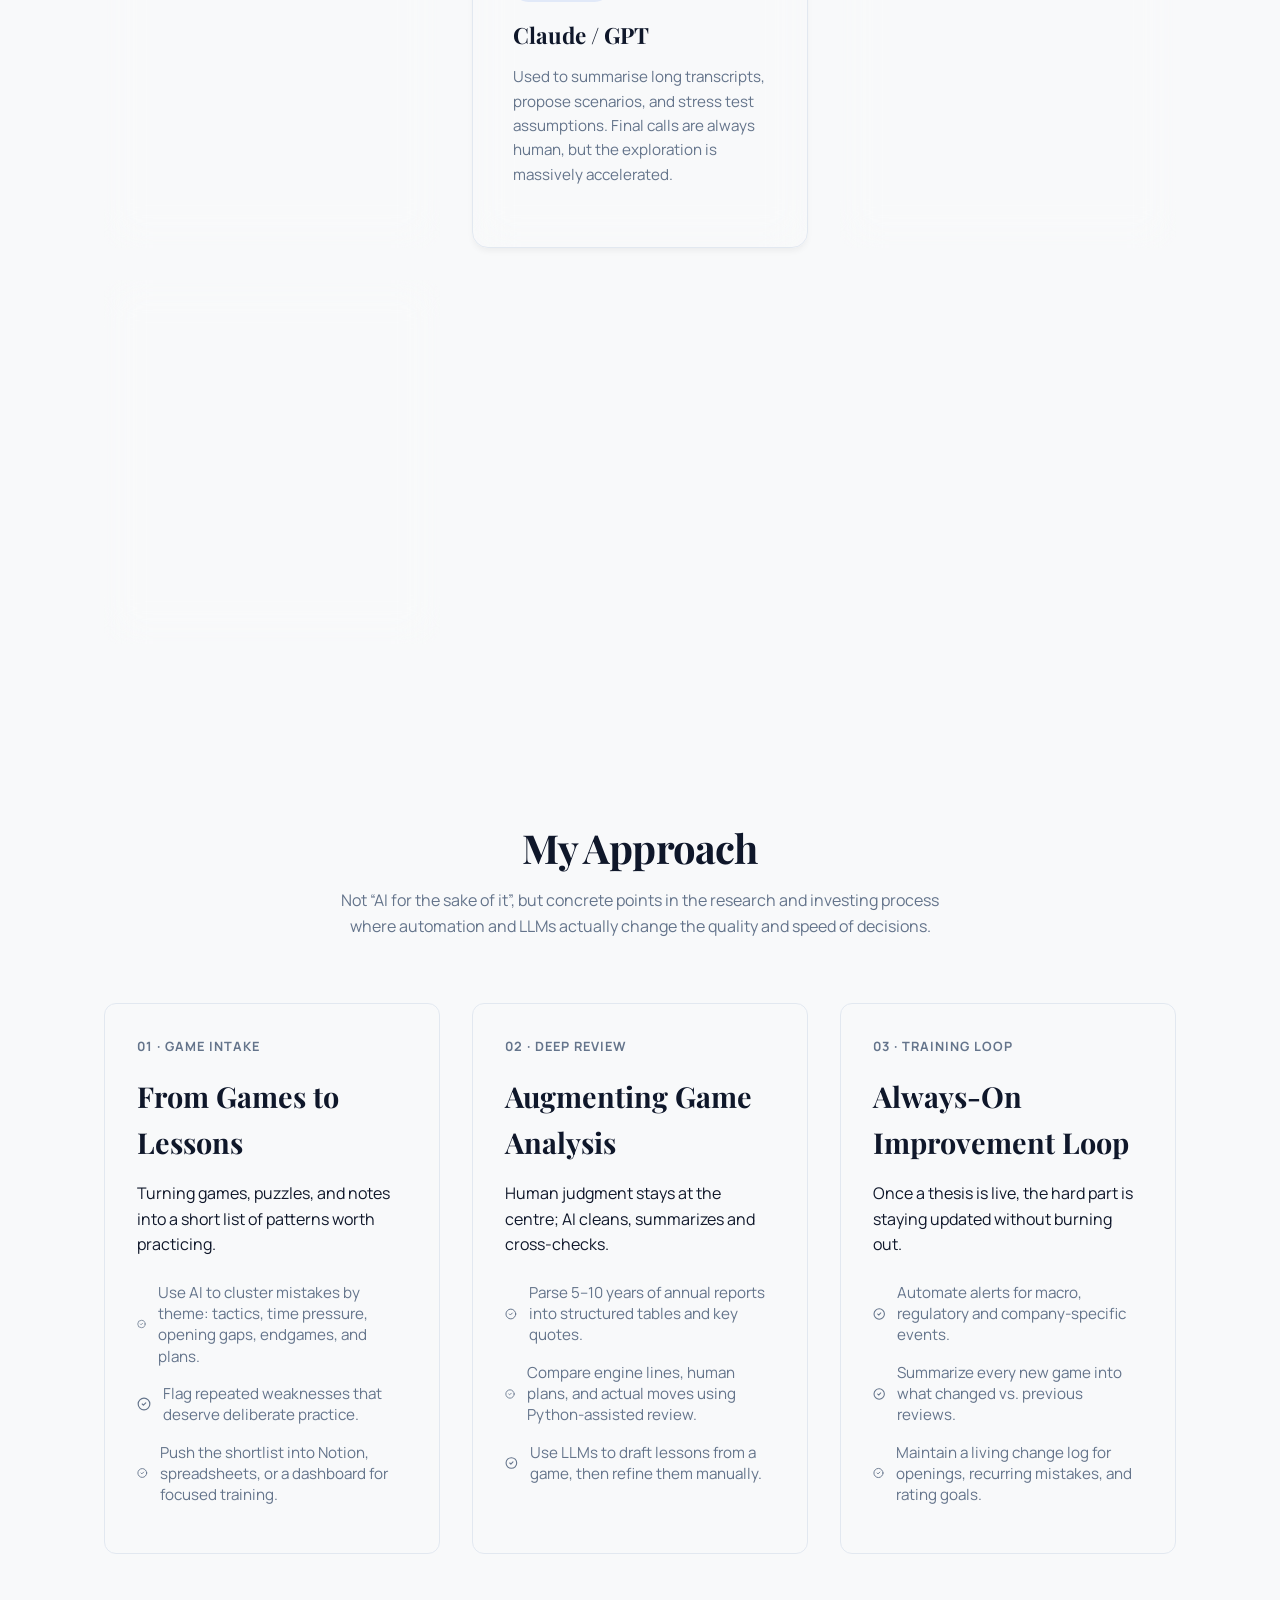
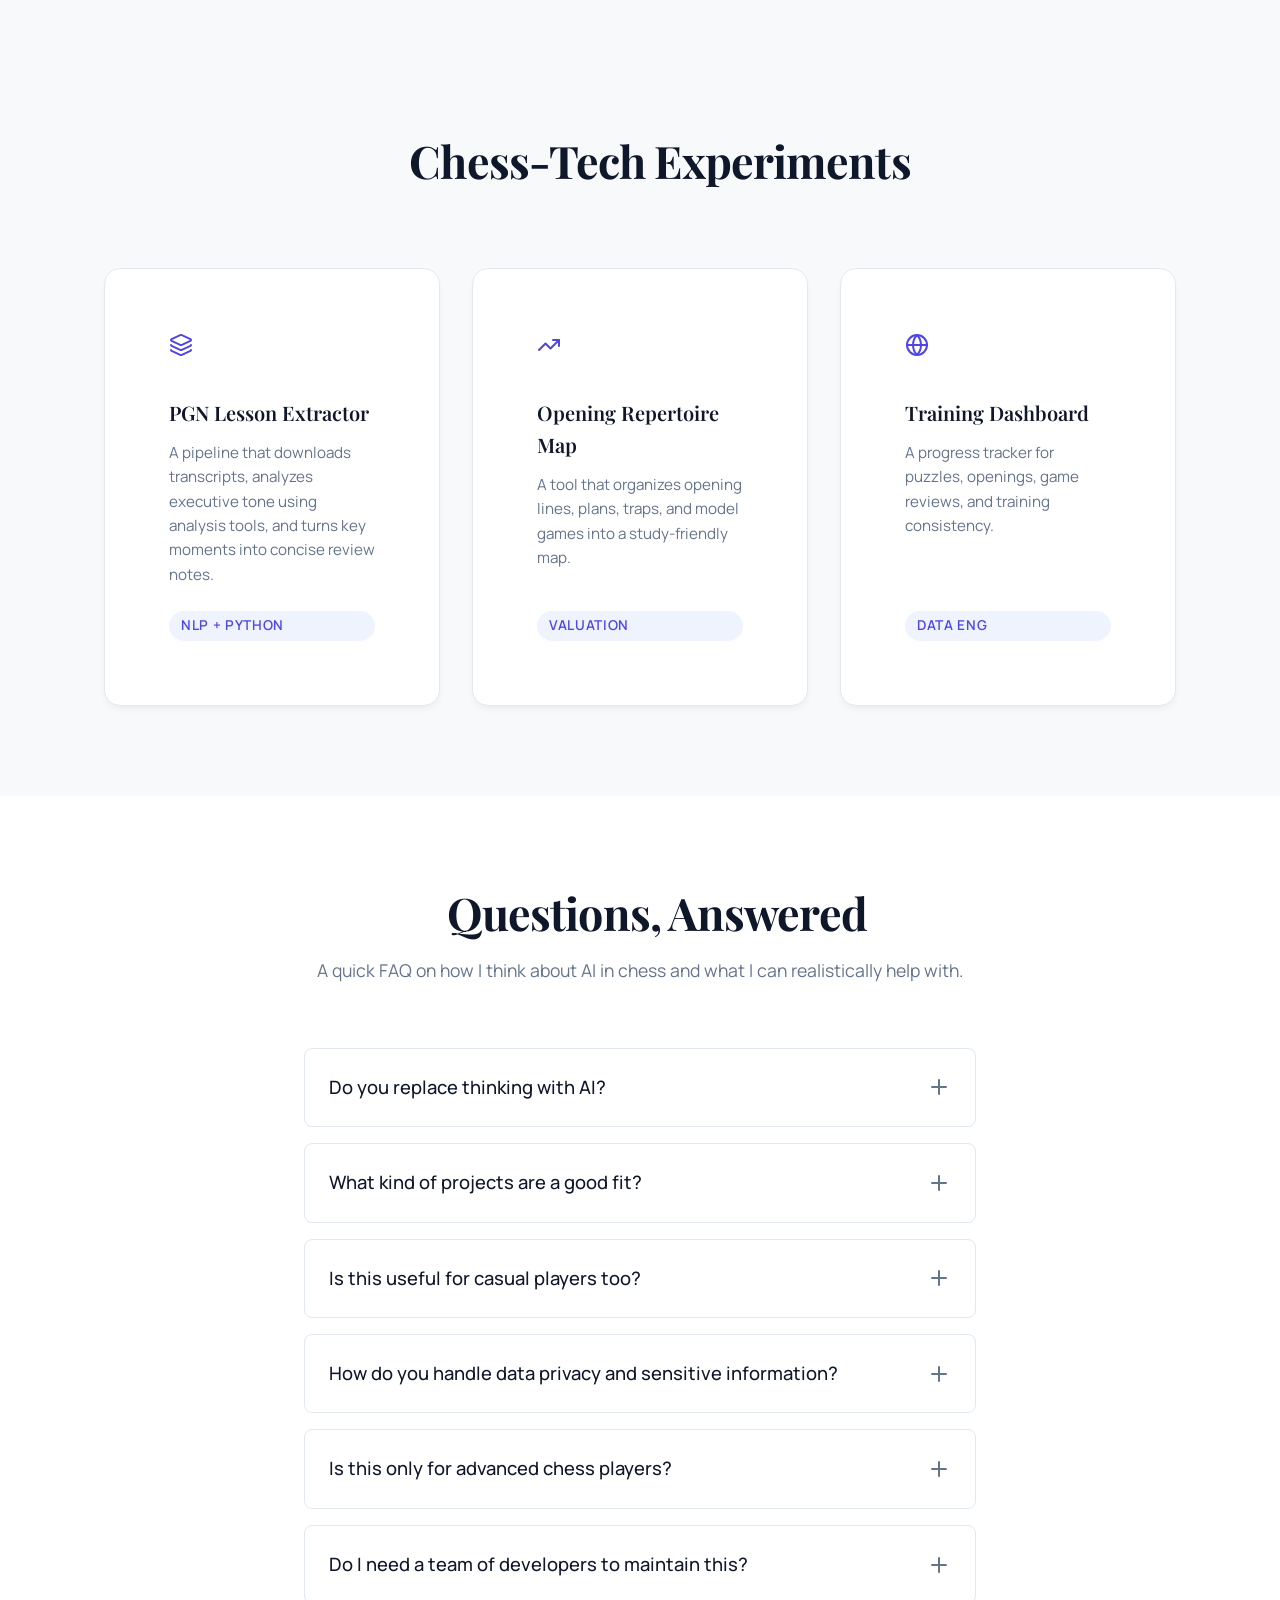
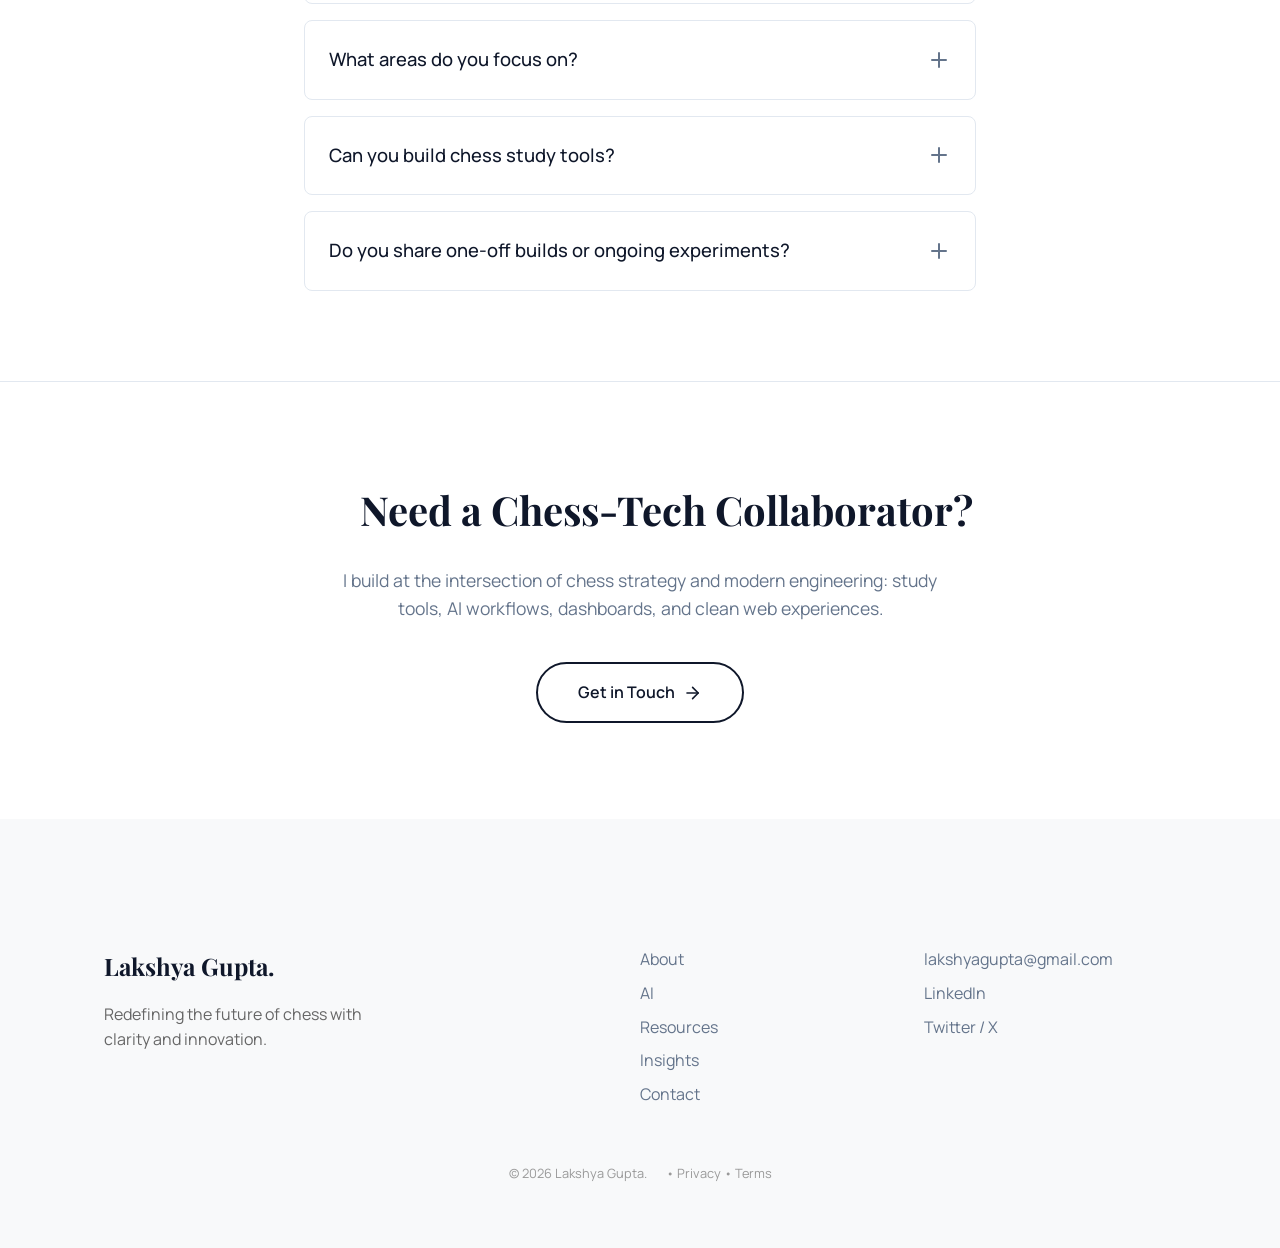
<file: ai.html>
<!doctype html>
<html lang="en">

<head>
  <meta charset="UTF-8" />
  <meta name="viewport" content="width=device-width, initial-scale=1.0" />
  <title>AI, Chess &amp; Technology | Lakshya Gupta</title>
  <link rel="icon" type="image/png" href="/assets/images/favicon.webp" />
  <link rel="apple-touch-icon" href="/assets/images/favicon.webp" />
  <link rel="manifest" href="/manifest.json" />
  <meta name="theme-color" content="#ffffff" />
  <meta name="description"
    content="Explore Lakshya Gupta's chess-tech experiments: AI analysis, Python tools, study systems, and practical automation." />
  <meta name="keywords"
    content="Lakshya Gupta, Chess Player, AI in Chess, Python, Chess Technology, Study Tools, Web Development" />
  <meta name="author" content="Lakshya Gupta" />
  <link rel="author" href="/humans.txt" />
  <link rel="search" type="application/opensearchdescription+xml" title="Lakshya Gupta" href="/opensearch.xml" />
  <link rel="canonical" href="https://lakshyagupta.qzz.io/ai" />
  <link rel="alternate" type="application/rss+xml" title="Lakshya's Pulse - RSS Feed"
    href="https://lakshyagupta.qzz.io/rss.xml" />

  <meta property="og:type" content="website" />
  <meta property="og:title" content="AI, Chess &amp; Technology | Lakshya Gupta" />
  <meta property="og:description"
    content="Explore Lakshya Gupta's chess-tech experiments: AI analysis, Python tools, study systems, and practical automation." />
  <meta property="og:url" content="https://lakshyagupta.qzz.io/ai" />
  <meta property="og:image" content="https://lakshyagupta.qzz.io/assets/images/lakshya.png" />
  <meta property="og:site_name" content="Lakshya Gupta" />
  <meta property="og:locale" content="en_US" />

  <meta name="twitter:card" content="summary_large_image" />
  <meta name="twitter:site" content="@Lakshyagupta" />
  <meta name="twitter:creator" content="@Lakshyagupta" />
  <meta name="twitter:url" content="https://lakshyagupta.qzz.io/ai" />
  <meta name="twitter:title" content="AI, Chess &amp; Technology | Lakshya Gupta" />
  <meta name="twitter:description"
    content="Explore Lakshya Gupta's chess-tech experiments: AI analysis, Python tools, study systems, and practical automation." />
  <meta name="twitter:image" content="https://lakshyagupta.qzz.io/assets/images/lakshya.png" />
  <script type="application/ld+json">
      {
        "@context": "https://schema.org",
        "@type": "BreadcrumbList",
        "itemListElement": [
          {
            "@type": "ListItem",
            "position": 1,
            "name": "Home",
            "item": "https://lakshyagupta.qzz.io/"
          },
          {
            "@type": "ListItem",
            "position": 2,
            "name": "AI, Chess & Technology",
            "item": "https://lakshyagupta.qzz.io/ai"
          }
        ]
      }
    </script>
  <link rel="preconnect" href="https://fonts.googleapis.com" />
  <link rel="preconnect" href="https://fonts.gstatic.com" crossorigin="" />
  <link
    href="https://fonts.googleapis.com/css2?family=Manrope:wght@300;400;500;600;700&amp;family=Playfair+Display:ital,wght@0,500;0,600;1,500&amp;display=swap"
    rel="stylesheet" />
  <link rel="stylesheet" href="/assets/css/style.css?v=5" />
  <script src="/assets/js/lucide.min.js" defer></script>
  <script src="/assets/js/supabase.min.js" defer></script>
  <script type="application/ld+json">
      [
        {
          "@context": "https://schema.org",
          "@type": "WebPage",
          "name": "AI, Chess & Technology",
          "url": "https://lakshyagupta.qzz.io/ai",
          "description": "Bridging chess study with modern data science, AI analysis, automation, and useful software by Lakshya Gupta.",
          "author": {
            "@type": "Person",
            "name": "Lakshya Gupta",
            "url": "https://lakshyagupta.qzz.io"
          }
        },
        {
          "@context": "https://schema.org",
          "@type": "FAQPage",
          "mainEntity": [
            {
              "@type": "Question",
              "name": "Do you replace thinking with AI?",
              "acceptedAnswer": {
                "@type": "Answer",
                "text": "No. The goal is to remove repetitive sorting and summarizing so more energy goes into calculation, judgement, and learning from mistakes."
              }
            },
            {
              "@type": "Question",
              "name": "What kind of projects are a good fit?",
              "acceptedAnswer": {
                "@type": "Answer",
                "text": "Anything with repeated study data: PGNs, puzzle logs, opening notes, review checklists, or dashboards that should stay fresh with minimal manual work."
              }
            },
            {
              "@type": "Question",
              "name": "How do you handle data privacy and sensitive information?",
              "acceptedAnswer": {
                "@type": "Answer",
                "text": "Privacy is paramount. I prioritize local-first solutions where sensitive data stays on your infrastructure. When using LLMs, we use enterprise-grade APIs with zero-data retention policies to ensure your proprietary thesis never enters a training set."
              }
            }
          ]
        }
      ]
    </script>

  <meta name="robots" content="index, follow, max-image-preview:large, max-snippet:-1, max-video-preview:-1" />
</head>

<body class="ai-page">
  <div class="preloader" aria-hidden="true">
    <div class="loader-bar"></div>
  </div>
  <header class="navbar" role="banner">
    <div class="container nav-container">
      <a href="/" class="brand">LG.</a>
      <nav>
        <ul class="nav-links">
          <li><a href="/#about" class="nav-link">About</a></li>
          <li><a href="/ai.html" class="nav-link active" aria-current="page">AI</a></li>
          <li><a href="/resources.html" class="nav-link">Resources</a></li>
          <li><a href="/blog.html" class="nav-link">Insights</a></li>
          <li><a href="/contact.html" class="nav-link">Contact</a></li>
        </ul>
      </nav>
      <div class="nav-cta-wrapper">
        <a href="/contact.html" class="btn nav-cta-btn">Let's Talk</a>
      </div>
      <div class="row mobile-toggle">
        <input type="checkbox" id="hamburger" aria-label="Toggle Navigation Menu" />
        <label for="hamburger" class="hamburger" aria-hidden="true">
          <span class="line"></span>
          <span class="line"></span>
          <span class="line"></span>
        </label>
      </div>
    </div>
  </header>

  <div class="mobile-menu">
    <a href="/#about" class="mobile-link">About</a>
    <a href="/ai.html" class="mobile-link">AI</a>
    <a href="/resources.html" class="mobile-link">Resources</a>
    <a href="/blog.html" class="mobile-link">Insights</a>
    <a href="/contact.html" class="mobile-link">Contact</a>
    <a href="/contact.html" class="btn mobile-cta">Let's Talk</a>
  </div>

  <main id="main-content" role="main">
    <section class="hero container ai-hero" id="about">
      <div class="hero-grid">
        <div class="hero-content fade-in">
          <span class="badge">Computational Chess</span>
          <h1>The Algo <br /><em>Advantage.</em></h1>
          <p>
            Moving beyond casual analysis. I use Python, LLMs, and data workflows to review games, structure study
            notes, and build tools that make improvement easier to track.
          </p>
          <div class="hero-actions">
            <a href="#stack" class="btn">View The Stack
              <i data-lucide="check" class="lucide-align-middle"></i>
            </a>
          </div>

          <div class="ai-stats-bar ai-hero-stats">
            <div class="ai-stat">
              <strong>50+</strong>
              <span>Tools Built</span>
            </div>
            <div class="ai-stat">
              <strong>1000+</strong>
              <span>Positions Studied</span>
            </div>
          </div>
        </div>

        <div class="hero-img-box fade-in">
          <div class="hero-viz-container">
            <div class="hero-viz-bg"></div>

            <svg class="hero-viz-svg" viewBox="0 0 300 200" fill="none" xmlns="http://www.w3.org/2000/svg">
              <path d="M0 150 C 50 150, 50 100, 100 100 C 150 100, 150 50, 200 50 C 250 50, 250 20, 300 10"
                stroke="#2563eb" stroke-width="2" fill="none"></path>
              <path d="M0 180 C 60 180, 80 140, 120 140 C 160 140, 180 90, 240 80 C 280 75, 290 60, 300 50"
                stroke="#cbd5e1" stroke-width="2" fill="none" stroke-dasharray="4 4"></path>
              <circle cx="200" cy="50" r="4" fill="#2563eb"></circle>
              <circle cx="100" cy="100" r="4" fill="#2563eb"></circle>
              <circle cx="120" cy="140" r="4" fill="#cbd5e1"></circle>
            </svg>
          </div>
        </div>
      </div>
    </section>

    <section class="section-padding container">
      <div class="thesis-wrapper fade-in">
        <div class="thesis-heading">
          <span class="badge">Our Philosophy</span>
          <h2>The Thesis.</h2>
        </div>
        <div class="thesis-content">
          <h3 class="thesis-lead">
            "Chess improvement is no longer only about playing more games. It is about <span>turning every game into
              structured feedback.</span>"
          </h3>
          <div class="thesis-description">
            <p>
              Traditional study can become scattered across PGNs, videos, notes, and engine lines. My approach brings
              <strong>data science</strong> into the learning loop.
            </p>
            <p>
              By organizing games, tagging mistakes, and using AI for summaries, I can spot recurring patterns that
              casual review often misses.
            </p>
          </div>
        </div>
      </div>
    </section>

    <section id="stack" class="section-padding bg-surface">
      <div class="container">
        <div class="section-header center-mobile">
          <span class="badge">Tooling</span>
          <h2 class="section-title">Chess-Tech Stack</h2>
        </div>

        <div class="bento-grid bento-grid-2col">
          <div class="bento-card">
            <div class="bento-icon"><i data-lucide="code-2"></i></div>
            <h3>Python Ecosystem</h3>
            <p>
              Pandas for manipulation, NumPy for calculation, and SciPy for
              optimization. The core engine for all quantitative work,
              replacing messy manual tracking with reliable scripts.
            </p>
          </div>

          <div class="bento-card">
            <div class="bento-icon"><i data-lucide="table"></i></div>
            <h3>Study Systems</h3>
            <p>
              Structured tables for training logs, opening trees, and progress dashboards when a simple format is the
              clearest tool.
            </p>
          </div>

          <div class="bento-card">
            <div class="bento-icon"><i data-lucide="brain-circuit"></i></div>
            <h3>LLM Reasoning</h3>
            <p>
              Claude and GPT for explaining plans, summarizing game notes, and turning analysis into practical study
              tasks.
            </p>
          </div>

          <div class="bento-card">
            <div class="bento-icon"><i data-lucide="database"></i></div>
            <h3>High-Performance SQL</h3>
            <p>
              Supabase and PostgreSQL for storing games, tags, study history, and progress signals. Clean data makes
              better review possible.
            </p>
          </div>

          <div class="bento-card">
            <div class="bento-icon"><i data-lucide="pie-chart"></i></div>
            <h3>Visualization</h3>
            <p>
              Matplotlib and lightweight dashboards for turning training history into clear progress charts.
            </p>
          </div>

          <div class="bento-card">
            <div class="bento-icon"><i data-lucide="network"></i></div>
            <h3>API Integration</h3>
            <p>
              Connecting chess APIs, PGN exports, and local notes so training systems stay current without repeated
              manual work.
            </p>
          </div>
        </div>
      </div>
    </section>

    <section class="section-padding container">
      <div class="ai-section-header">
        <h2 class="section-title ai-section-title">
          What is Chess Technology?
        </h2>
        <p class="ai-section-desc">
          A focused stack that helps me move from raw data to memos, models
          and decisions faster—without outsourcing my own thinking.
        </p>
      </div>

      <div class="bento-toolkit ai-toolkit-grid">
        <div class="ai-card fade-in">
          <div class="ai-icon"><i data-lucide="search"></i></div>
          <span class="ai-badge">Research Surface</span>
          <h3>Perplexity</h3>
          <p>
            For quickly mapping an opening idea, comparing concepts, and finding useful sources before deeper study.
          </p>
        </div>

        <div class="ai-card fade-in">
          <div class="ai-icon"><i data-lucide="brain"></i></div>
          <span class="ai-badge">Reasoning</span>
          <h3>Claude / GPT</h3>
          <p>
            Used to summarise long transcripts, propose scenarios, and stress
            test assumptions. Final calls are always human, but the
            exploration is massively accelerated.
          </p>
        </div>

        <div class="ai-card fade-in">
          <div class="ai-icon"><i data-lucide="code"></i></div>
          <span class="ai-badge">Build</span>
          <h3>Cursor</h3>
          <p>
            My coding environment for Python backtests, data pipelines and
            this very website—keeping chess and engineering in one place.
          </p>
        </div>

        <div class="ai-card fade-in">
          <div class="ai-icon"><i data-lucide="sparkles"></i></div>
          <span class="ai-badge">Communication</span>
          <h3>Notion + Templates</h3>
          <p>
            Structured research memos and checklists that I reuse across
            companies so each idea is evaluated consistently over time.
          </p>
        </div>
      </div>
    </section>

    <section class="section-padding">
      <div class="container">
        <div class="ai-section-header">
          <h2 class="section-title ai-section-title">My Approach</h2>
          <p class="ai-section-desc">
            Not “AI for the sake of it”, but concrete points in the research
            and investing process where automation and LLMs actually change
            the quality and speed of decisions.
          </p>
        </div>

        <div class="workflows-grid">
          <div class="workflow-item fade-in">
            <div class="workflow-tag">01 · Game Intake</div>
            <h3>From Games to Lessons</h3>
            <p class="text-muted mb-1">
              Turning games, puzzles, and notes into a short list of patterns worth practicing.
            </p>
            <ul class="workflow-steps">
              <li>
                <i data-lucide="check-circle-2"></i>
                Use AI to cluster mistakes by theme: tactics, time pressure, opening gaps, endgames, and plans.
              </li>
              <li>
                <i data-lucide="check-circle-2"></i>
                Flag repeated weaknesses that deserve deliberate practice.
              </li>
              <li>
                <i data-lucide="check-circle-2"></i>
                Push the shortlist into Notion, spreadsheets, or a dashboard for focused training.
              </li>
            </ul>
          </div>

          <div class="workflow-item fade-in">
            <div class="workflow-tag">02 · Deep Review</div>
            <h3>Augmenting Game Analysis</h3>
            <p>
              Human judgment stays at the centre; AI cleans, summarizes and
              cross‑checks.
            </p>
            <ul class="workflow-steps">
              <li>
                <i data-lucide="check-circle-2"></i>
                Parse 5–10 years of annual reports into structured tables and
                key quotes.
              </li>
              <li>
                <i data-lucide="check-circle-2"></i>
                Compare engine lines, human plans, and actual moves using Python-assisted review.
              </li>
              <li>
                <i data-lucide="check-circle-2"></i>
                Use LLMs to draft lessons from a game, then refine them manually.
              </li>
            </ul>
          </div>

          <div class="workflow-item fade-in">
            <div class="workflow-tag">03 · Training Loop</div>
            <h3>Always-On Improvement Loop</h3>
            <p>
              Once a thesis is live, the hard part is staying updated without
              burning out.
            </p>
            <ul class="workflow-steps">
              <li>
                <i data-lucide="check-circle-2"></i>
                Automate alerts for macro, regulatory and company‑specific
                events.
              </li>
              <li>
                <i data-lucide="check-circle-2"></i>
                Summarize every new game into what changed vs. previous reviews.
              </li>
              <li>
                <i data-lucide="check-circle-2"></i>
                Maintain a living change log for openings, recurring mistakes, and rating goals.
              </li>
            </ul>
          </div>
        </div>
      </div>
    </section>

    <section id="projects" class="section-padding container">
      <div class="section-header">
        <h2 class="section-title">Chess-Tech Experiments</h2>
      </div>
      <div class="lab-grid">
        <div class="lab-card">
          <div class="lab-info">
            <div class="lab-icon-wrapper">
              <i data-lucide="layers" class="lab-icon"></i>
            </div>
            <h4>PGN Lesson Extractor</h4>
            <p>
              A pipeline that downloads transcripts, analyzes executive tone
              using analysis tools, and turns key moments into concise review notes.
            </p>
            <span class="lab-link">NLP + Python</span>
          </div>
        </div>

        <div class="lab-card">
          <div class="lab-info">
            <div class="lab-icon-wrapper">
              <i data-lucide="trending-up" class="lab-icon"></i>
            </div>
            <h4>Opening Repertoire Map</h4>
            <p>
              A tool that organizes opening lines, plans, traps, and model games into a study-friendly map.
            </p>
            <span class="lab-link">Valuation</span>
          </div>
        </div>

        <div class="lab-card">
          <div class="lab-info">
            <div class="lab-icon-wrapper">
              <i data-lucide="globe" class="lab-icon"></i>
            </div>
            <h4>Training Dashboard</h4>
            <p>
              A progress tracker for puzzles, openings, game reviews, and training consistency.
            </p>
            <span class="lab-link">Data Eng</span>
          </div>
        </div>
      </div>
    </section>

    <section class="section-padding bg-surface">
      <div class="container faq-container">
        <div class="section-header text-center">
          <h2 class="section-title">Questions, Answered</h2>
          <p class="section-desc">
            A quick FAQ on how I think about AI in chess and what I can
            realistically help with.
          </p>
        </div>

        <div class="faq-grid">
          <div class="faq-item">
            <h4 class="ai-list-title">
              Do you replace thinking with AI?
              <span class="faq-toggle"><i data-lucide="plus"></i><i data-lucide="minus"></i></span>
            </h4>
            <p class="faq-answer">
              No. The goal is to remove repetitive sorting and summarizing so more energy goes into calculation,
              judgement, and learning from mistakes.
            </p>
          </div>
          <div class="faq-item">
            <h4 class="ai-list-title">
              What kind of projects are a good fit?
              <span class="faq-toggle"><i data-lucide="plus"></i><i data-lucide="minus"></i></span>
            </h4>
            <p class="faq-answer">
              Anything with repeated study data: PGNs, puzzle logs, opening notes, review checklists, or dashboards that
              should stay fresh with minimal manual work.
            </p>
          </div>
          <div class="faq-item">
            <h4 class="ai-list-title">
              Is this useful for casual players too?
              <span class="faq-toggle"><i data-lucide="plus"></i><i data-lucide="minus"></i></span>
            </h4>
            <p class="faq-answer">
              Yes. Even solo practitioners and small teams can benefit from
              simple automations: template‑driven client notes, standardised
              checklists, and semi‑automated research packs.
            </p>
          </div>
          <div class="faq-item">
            <h4 class="ai-list-title">
              How do you handle data privacy and sensitive information?
              <span class="faq-toggle"><i data-lucide="plus"></i><i data-lucide="minus"></i></span>
            </h4>
            <p class="faq-answer">
              Privacy is paramount. I prioritize local-first solutions where
              sensitive data stays on your infrastructure. When using LLMs, we
              use enterprise-grade APIs with zero-data retention policies to
              ensure your proprietary thesis never enters a training set.
            </p>
          </div>
          <div class="faq-item">
            <h4 class="ai-list-title">
              Is this only for advanced chess players?
              <span class="faq-toggle"><i data-lucide="plus"></i><i data-lucide="minus"></i></span>
            </h4>
            <p class="faq-answer">
              No. My focus is on fundamental analysis and medium-to-long term
              strategies. I build tools that help you think better and
              research faster, not systems that compete on millisecond
              execution speeds.
            </p>
          </div>
          <div class="faq-item">
            <h4 class="ai-list-title">
              Do I need a team of developers to maintain this?
              <span class="faq-toggle"><i data-lucide="plus"></i><i data-lucide="minus"></i></span>
            </h4>
            <p class="faq-answer">
              Not necessarily. I build these systems using stable,
              well-documented libraries. Most workflows can be maintained by a
              single operationally-focused analyst, or I can provide ongoing
              support as your "fractional quant."
            </p>
          </div>
          <div class="faq-item">
            <h4 class="ai-list-title">
              What areas do you focus on?
              <span class="faq-toggle"><i data-lucide="plus"></i><i data-lucide="minus"></i></span>
            </h4>
            <p class="faq-answer">
              My focus is chess study, AI-assisted analysis, Python tooling, web interfaces, and dashboards for tracking
              improvement.
            </p>
          </div>
          <div class="faq-item">
            <h4 class="ai-list-title">
              Can you build chess study tools?
              <span class="faq-toggle"><i data-lucide="plus"></i><i data-lucide="minus"></i></span>
            </h4>
            <p class="faq-answer">
              Yes. I can shape small tools for PGN review, opening notes, puzzle tracking, dashboards, and AI-assisted
              summaries.
            </p>
          </div>
          <div class="faq-item">
            <h4 class="ai-list-title">
              Do you share one-off builds or ongoing experiments?
              <span class="faq-toggle"><i data-lucide="plus"></i><i data-lucide="minus"></i></span>
            </h4>
            <p class="faq-answer">
              I offer both. For some, a single "infrastructure sprint" to
              automate a specific pain point is enough. For others, I provide
              ongoing support to iterate on models and keep data pipelines
              running smoothly as a "fractional quant."
            </p>
          </div>
        </div>
      </div>
    </section>

    <section id="contact" class="ai-cta-clean">
      <div class="container">
        <h2>Need a Chess-Tech Collaborator?</h2>
        <p>
          I build at the intersection of chess strategy and modern engineering: study tools, AI workflows, dashboards,
          and clean web experiences.
        </p>
        <a href="/contact.html" class="btn-primary-outline">
          Get in Touch
          <i data-lucide="arrow-right" class="icon-arrow-sm"></i>
        </a>
      </div>
    </section>
  </main>

  <footer>
    <div class="container footer-grid">
      <div class="footer-brand">
        <h4>Lakshya Gupta.</h4>
        <p class="footer-desc">
          Redefining the future of chess with clarity and innovation.
        </p>
      </div>
      <div>
        <ul class="footer-links">
          <li><a href="/#about">About</a></li>
          <li><a href="/ai.html">AI</a></li>
          <li><a href="/resources.html">Resources</a></li>
          <li><a href="/blog.html">Insights</a></li>
          <li><a href="/contact.html">Contact</a></li>
        </ul>
      </div>
      <div>
        <ul class="footer-links">
          <li>
            <a href="mailto:lakshyagupta@gmail.com">lakshyagupta@gmail.com</a>
          </li>
          <li>
            <a href="https://www.linkedin.com/in/lakshya" target="_blank" rel="noopener noreferrer">LinkedIn</a>
          </li>
          <li>
            <a href="https://x.com/Lakshyagupta" target="_blank" rel="noopener noreferrer">Twitter / X</a>
          </li>
        </ul>
      </div>
    </div>
    <div class="container footer-bottom">
      © <span id="current-year"></span> Lakshya Gupta.
      <span class="footer-legal">
        •
        <a href="/privacy.html" target="_blank" rel="noopener noreferrer">Privacy</a>
        •
        <a href="/terms.html" target="_blank" rel="noopener noreferrer">Terms</a>
      </span>
    </div>
  </footer>

  <button id="scroll-top-btn" class="scroll-top-btn" aria-label="Scroll to top">
    <i data-lucide="arrow-up" size="24"></i>
  </button>

  <script src="assets/js/search.js" defer></script>
  <script src="assets/js/supabase-config.js" defer></script>
  <script src="assets/js/script.js?v=5" defer></script>
</body>

</html>
</file>
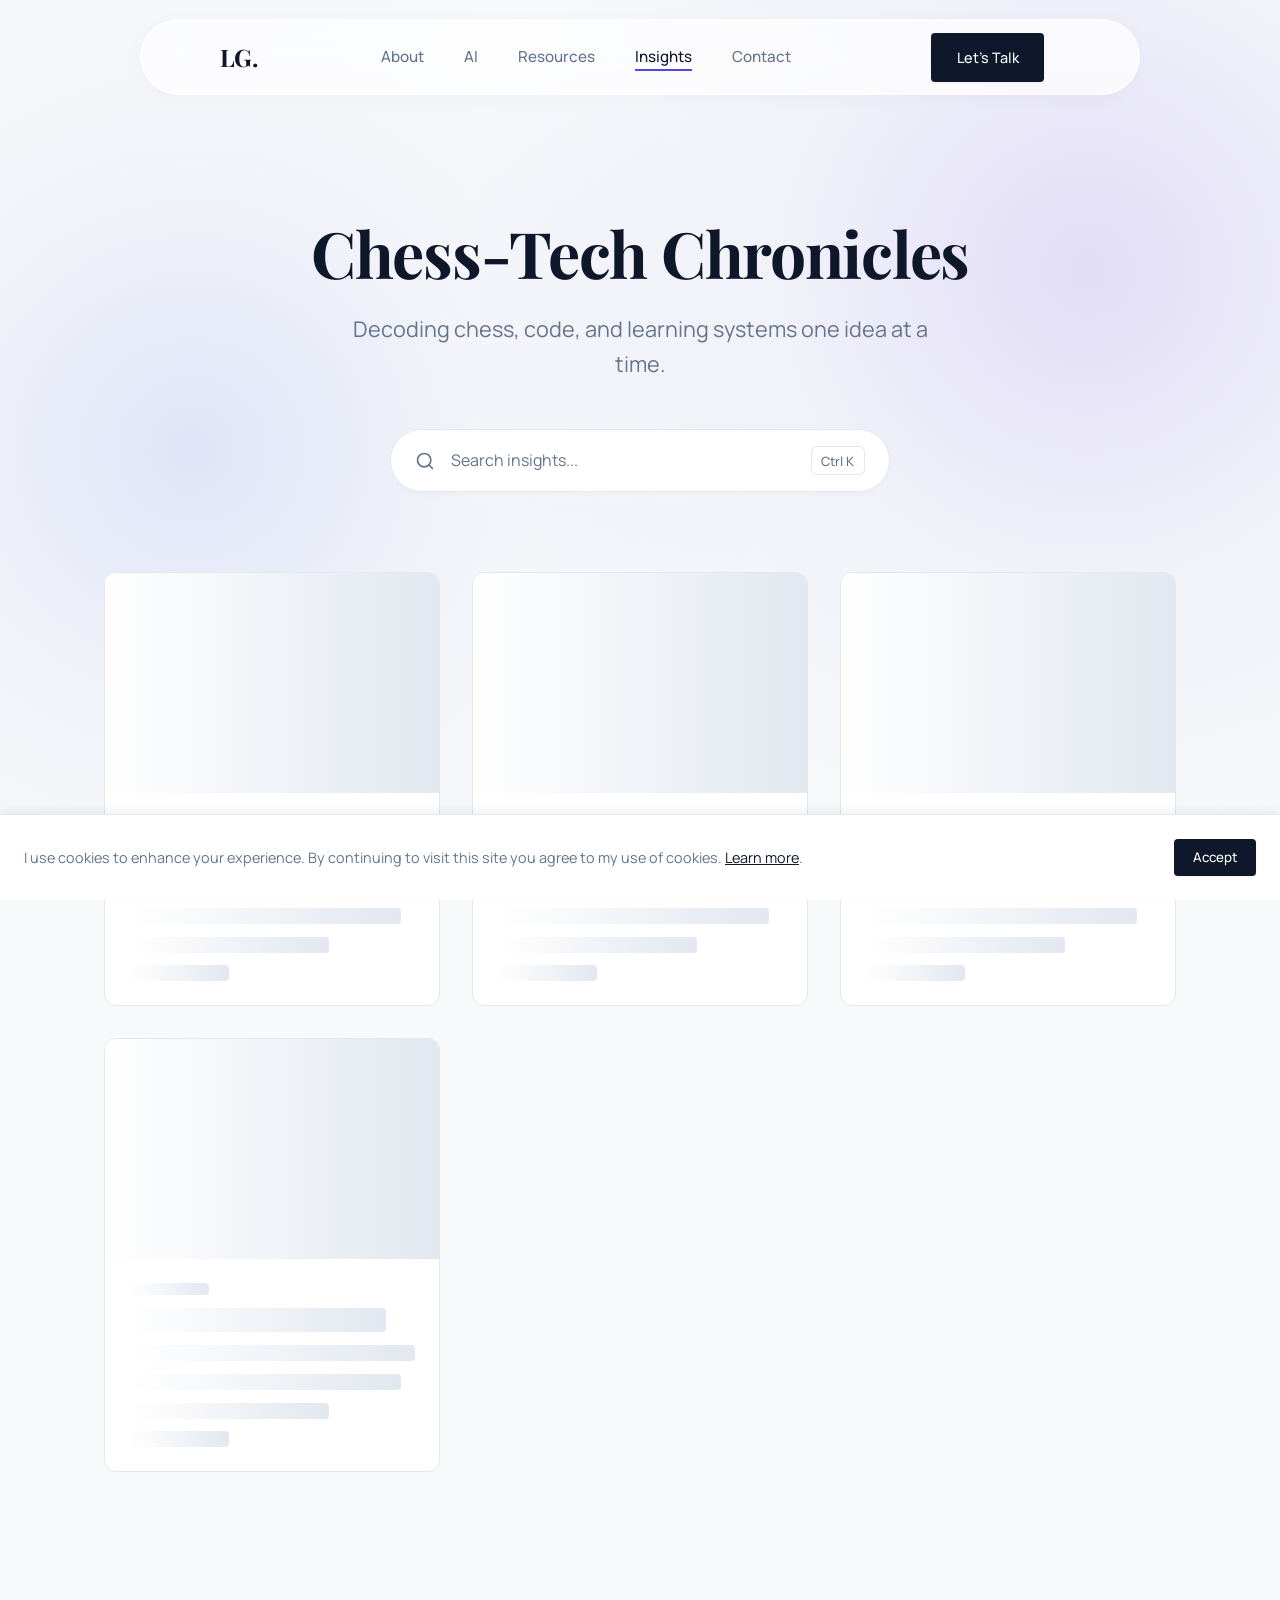
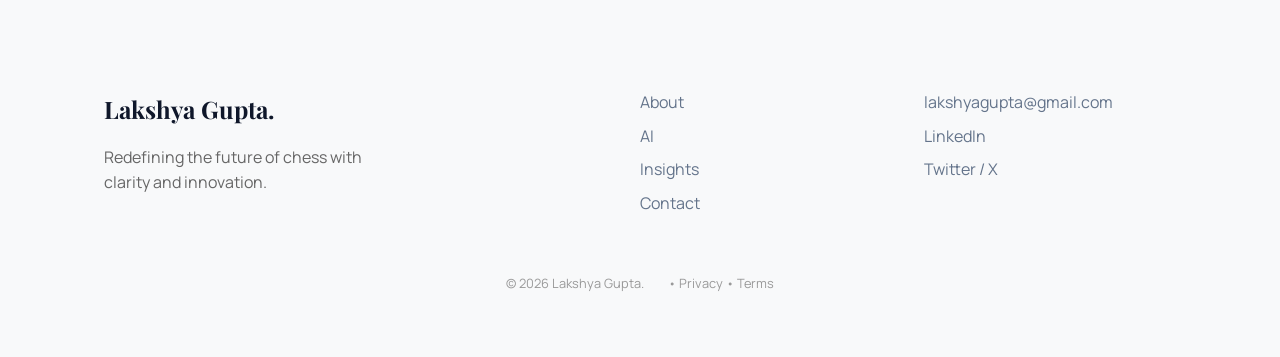
<file: blog.html>
<!doctype html>
<html lang="en">

<head>
  <meta charset="UTF-8" />
  <meta name="viewport" content="width=device-width, initial-scale=1.0" />
  <title>Chess-Tech Chronicles — Insights by Lakshya Gupta</title>
  <link rel="icon" type="image/png" href="/assets/images/favicon.webp" />
  <link rel="apple-touch-icon" href="/assets/images/favicon.webp" />
  <link rel="manifest" href="/manifest.json" />
  <meta name="theme-color" content="#ffffff" />
  <link rel="author" href="/humans.txt" />
  <link rel="search" type="application/opensearchdescription+xml" title="Lakshya Gupta" href="/opensearch.xml" />
  <link rel="dns-prefetch" href="https://fonts.googleapis.com" />
  <link rel="dns-prefetch" href="https://fonts.gstatic.com" />
  <link rel="preconnect" href="https://fonts.googleapis.com" />
  <link rel="preconnect" href="https://fonts.gstatic.com" crossorigin="" />
  <meta name="description"
    content="Read Lakshya Gupta's blog for deep dives into tech, chess, and career strategies." />
  <meta name="keywords"
    content="Lakshya Gupta, Chess Player, Chess Technology, AI in Chess, Python, Strategy, Web Development" />
  <meta name="author" content="Lakshya Gupta" />
  <link rel="canonical" href="https://lakshyagupta.qzz.io/blog" />
  <link rel="alternate" type="application/rss+xml" title="Lakshya's Pulse - RSS Feed"
    href="https://lakshyagupta.qzz.io/rss.xml" />

  <meta property="og:type" content="website" />
  <meta property="og:url" content="https://lakshyagupta.qzz.io/blog" />
  <meta property="og:title" content="Chess-Tech Chronicles — Insights by Lakshya Gupta" />
  <meta property="og:description"
    content="Read Lakshya Gupta's blog for deep dives into tech, chess, and career strategies." />
  <meta property="og:image" content="https://lakshyagupta.qzz.io/assets/images/lakshya.png" />
  <meta property="og:site_name" content="Lakshya Gupta" />
  <meta property="og:locale" content="en_US" />

  <meta name="twitter:card" content="summary_large_image" />
  <meta name="twitter:site" content="@Lakshyagupta" />
  <meta name="twitter:creator" content="@Lakshyagupta" />
  <meta name="twitter:url" content="https://lakshyagupta.qzz.io/blog" />
  <meta name="twitter:title" content="Chess-Tech Chronicles — Insights by Lakshya Gupta" />
  <meta name="twitter:description"
    content="Read Lakshya Gupta's blog for deep dives into tech, chess, and career strategies." />
  <script type="application/ld+json">
      [
        {
          "@context": "https://schema.org",
          "@type": "Blog",
          "name": "Chess-Tech Chronicles",
          "url": "https://lakshyagupta.qzz.io/blog",
          "description": "Insights on chess strategy, AI tools, programming, learning systems, and technology by Lakshya Gupta.",
          "publisher": {
            "@type": "Person",
            "name": "Lakshya Gupta",
            "url": "https://lakshyagupta.qzz.io",
            "sameAs": [
              "https://www.linkedin.com/in/lakshya",
              "https://x.com/Lakshyagupta"
            ]
          }
        },
        {
          "@context": "https://schema.org",
          "@type": "BreadcrumbList",
          "itemListElement": [
            {
              "@type": "ListItem",
              "position": 1,
              "name": "Home",
              "item": "https://lakshyagupta.qzz.io/"
            },
            {
              "@type": "ListItem",
              "position": 2,
              "name": "Blog",
              "item": "https://lakshyagupta.qzz.io/blog"
            }
          ]
        }
      ]
    </script>
  <meta name="twitter:image" content="https://lakshyagupta.qzz.io/assets/images/lakshya.png" />

  <link rel="preconnect" href="https://fonts.googleapis.com" />
  <link rel="preconnect" href="https://fonts.gstatic.com" crossorigin="" />
  <link
    href="https://fonts.googleapis.com/css2?family=Manrope:wght@400;500;600&amp;family=Playfair+Display:ital,wght@0,600;1,600&amp;display=swap"
    rel="stylesheet" />
  <link rel="stylesheet" href="assets/css/style.css?v=5" />
  <script src="/assets/js/lucide.min.js" defer></script>
  <script src="/assets/js/supabase.min.js" defer></script>

  <meta name="robots" content="index, follow, max-image-preview:large, max-snippet:-1, max-video-preview:-1" />
</head>

<body>
  <div class="preloader" aria-hidden="true">
    <div class="loader-bar"></div>
  </div>
  <header class="navbar" role="banner">
    <div class="container nav-container">
      <a href="/" class="brand">LG.</a>
      <nav>
        <ul class="nav-links">
          <li><a href="/#about" class="nav-link">About</a></li>
          <li><a href="/ai.html" class="nav-link">AI</a></li>
          <li><a href="/resources.html" class="nav-link">Resources</a></li>
          <li><a href="/blog.html" class="nav-link active" aria-current="page">Insights</a></li>
          <li><a href="/contact.html" class="nav-link">Contact</a></li>
        </ul>
      </nav>
      <div class="nav-cta-wrapper">
        <a href="/contact.html" class="btn nav-cta-btn">Let's Talk</a>
      </div>
      <div class="row mobile-toggle">
        <input type="checkbox" id="hamburger" aria-label="Toggle Navigation Menu" />
        <label for="hamburger" class="hamburger" aria-hidden="true">
          <span class="line"></span>
          <span class="line"></span>
          <span class="line"></span>
        </label>
      </div>
    </div>
  </header>

  <div class="mobile-menu">
    <a href="/#about" class="mobile-link">About</a>
    <a href="/ai.html" class="mobile-link">AI</a>
    <a href="/resources.html" class="mobile-link">Resources</a>
    <a href="/blog.html" class="mobile-link">Insights</a>
    <a href="/contact.html" class="mobile-link">Contact</a>
    <a href="/contact.html" class="btn mobile-cta">Let's Talk</a>
  </div>

  <main id="main-content" role="main">
    <section class="container section-padding">
      <div class="blog-hero fade-in">
        <h1 class="blog-headline">Chess-Tech Chronicles</h1>
        <p class="blog-subheadline">
          Decoding chess, code, and learning systems one idea at a time.
        </p>

        <div class="inline-search-wrapper">
          <div class="search-box-visible" onclick="openSearch()">
            <i data-lucide="search" class="search-icon-vis"></i>
            <span class="search-placeholder">Search insights...</span>
            <span class="search-shortcut">Ctrl K</span>
          </div>
        </div>
      </div>

      <div class="blog-grid" id="posts-grid">
        <div class="skeleton-card">
          <div class="skeleton-image"></div>
          <div class="skeleton-content">
            <div class="skeleton-date"></div>
            <div class="skeleton-title"></div>
            <div class="skeleton-excerpt"></div>
            <div class="skeleton-excerpt"></div>
            <div class="skeleton-excerpt"></div>
            <div class="skeleton-button"></div>
          </div>
        </div>
        <div class="skeleton-card">
          <div class="skeleton-image"></div>
          <div class="skeleton-content">
            <div class="skeleton-date"></div>
            <div class="skeleton-title"></div>
            <div class="skeleton-excerpt"></div>
            <div class="skeleton-excerpt"></div>
            <div class="skeleton-excerpt"></div>
            <div class="skeleton-button"></div>
          </div>
        </div>
        <div class="skeleton-card">
          <div class="skeleton-image"></div>
          <div class="skeleton-content">
            <div class="skeleton-date"></div>
            <div class="skeleton-title"></div>
            <div class="skeleton-excerpt"></div>
            <div class="skeleton-excerpt"></div>
            <div class="skeleton-excerpt"></div>
            <div class="skeleton-button"></div>
          </div>
        </div>
        <div class="skeleton-card">
          <div class="skeleton-image"></div>
          <div class="skeleton-content">
            <div class="skeleton-date"></div>
            <div class="skeleton-title"></div>
            <div class="skeleton-excerpt"></div>
            <div class="skeleton-excerpt"></div>
            <div class="skeleton-excerpt"></div>
            <div class="skeleton-button"></div>
          </div>
        </div>
      </div>
    </section>
  </main>

  <footer>
    <div class="container footer-grid">
      <div class="footer-brand">
        <h4>Lakshya Gupta.</h4>
        <p class="footer-desc">
          Redefining the future of chess with clarity and innovation.
        </p>
      </div>
      <div>
        <ul class="footer-links">
          <li><a href="/#about">About</a></li>
          <li><a href="/ai.html">AI</a></li>
          <li><a href="/blog.html">Insights</a></li>
          <li><a href="/contact.html">Contact</a></li>
        </ul>
      </div>
      <div>
        <ul class="footer-links">
          <li>
            <a href="mailto:lakshyagupta@gmail.com">lakshyagupta@gmail.com</a>
          </li>
          <li>
            <a href="https://www.linkedin.com/in/lakshya" target="_blank" rel="noopener noreferrer">LinkedIn</a>
          </li>
          <li>
            <a href="https://x.com/Lakshyagupta" target="_blank" rel="noopener noreferrer">Twitter / X</a>
          </li>
        </ul>
      </div>
    </div>
    <div class="container footer-bottom theme-center-40">
      <span>© <span id="current-year"></span> Lakshya Gupta.</span>
      <span class="footer-legal">
        •
        <a href="/privacy.html" target="_blank" class="theme-41" rel="noopener noreferrer">Privacy</a>
        •
        <a href="/terms.html" target="_blank" class="theme-41" rel="noopener noreferrer">Terms</a>
      </span>
    </div>
  </footer>

  <div class="search-overlay">
    <button class="close-search">×</button>
    <div class="search-container">
      <input type="text" class="search-input" placeholder="Type to search..." autofocus="" />
      <div class="search-suggestions"></div>
      <div class="search-hints">
        <span>Press <span class="kbd">Enter</span> to search</span>
        <span><span class="kbd">ESC</span> to close</span>
      </div>
    </div>
  </div>

  <button id="scroll-top-btn" class="scroll-top-btn" aria-label="Scroll to top">
    <i data-lucide="arrow-up" size="24"></i>
  </button>

  <script src="assets/js/search.js" defer></script>
  <script src="assets/js/supabase-config.js" defer></script>
  <script src="assets/js/script.js?v=5" defer></script>
</body>

</html>
</file>
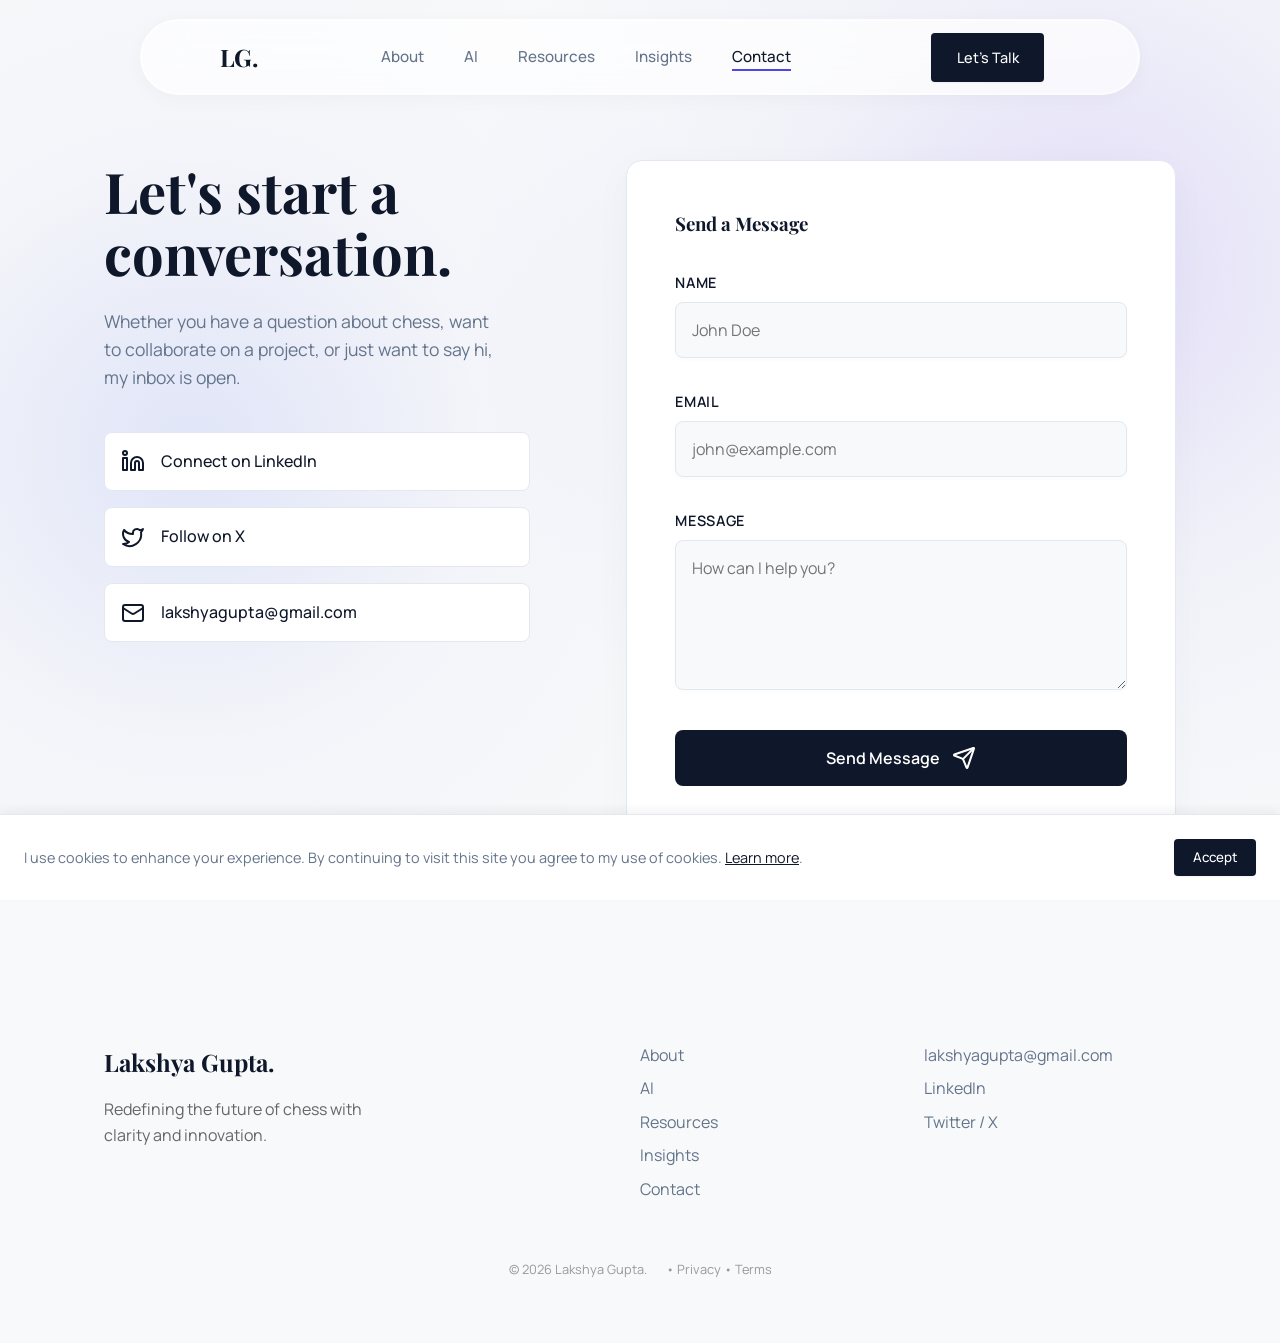
<file: contact.html>
<!doctype html>
<html lang="en">

<head>
  <meta charset="UTF-8" />
  <meta name="viewport" content="width=device-width, initial-scale=1.0" />
  <title>Contact | Lakshya Gupta</title>
  <link rel="icon" type="image/png" href="/assets/images/favicon.webp" />
  <link rel="apple-touch-icon" href="/assets/images/favicon.webp" />
  <link rel="manifest" href="/manifest.json" />
  <meta name="theme-color" content="#ffffff" />
  <meta name="description"
    content="Reach out to Lakshya Gupta for collaborations in chess, artificial intelligence, web projects, study tools, and technology experiments. Let's discuss your next build." />
  <meta name="keywords"
    content="Lakshya Gupta contact, hire Lakshya Gupta, AI consultant, chess consultant, strategic planning, machine learning collaboration, contact AI in chess, Chess Player reach out" />
  <link rel="author" href="/humans.txt" />
  <link rel="search" type="application/opensearchdescription+xml" title="Lakshya Gupta" href="/opensearch.xml" />
  <link rel="dns-prefetch" href="https://fonts.googleapis.com" />
  <link rel="dns-prefetch" href="https://fonts.gstatic.com" />
  <link rel="preconnect" href="https://fonts.googleapis.com" />
  <link rel="preconnect" href="https://fonts.gstatic.com" crossorigin="" />
  <link rel="canonical" href="https://lakshyagupta.qzz.io/contact" />
  <link rel="alternate" type="application/rss+xml" title="Lakshya's Pulse - RSS Feed"
    href="https://lakshyagupta.qzz.io/rss.xml" />

  <meta property="og:type" content="website" />
  <meta property="og:url" content="https://lakshyagupta.qzz.io/contact" />
  <meta property="og:title" content="Get In Touch | Lakshya Gupta" />
  <meta property="og:description"
    content="Reach out to Lakshya Gupta for collaborations in chess, artificial intelligence, web projects, study tools, and technology experiments." />
  <meta property="og:image" content="https://lakshyagupta.qzz.io/assets/images/lakshya.png" />
  <meta property="og:site_name" content="Lakshya Gupta" />
  <meta property="og:locale" content="en_US" />

  <meta name="twitter:card" content="summary_large_image" />
  <meta name="twitter:site" content="@Lakshyagupta" />
  <meta name="twitter:creator" content="@Lakshyagupta" />
  <meta name="twitter:url" content="https://lakshyagupta.qzz.io/contact" />
  <meta name="twitter:title" content="Get In Touch | Lakshya Gupta" />
  <meta name="twitter:description"
    content="Reach out to Lakshya Gupta for collaborations in chess, artificial intelligence, web projects, study tools, and technology experiments." />
  <meta name="twitter:image" content="https://lakshyagupta.qzz.io/assets/images/lakshya.png" />
  <script type="application/ld+json">
      [
        {
          "@context": "https://schema.org",
          "@type": "ContactPage",
          "name": "Contact Lakshya Gupta",
          "url": "https://lakshyagupta.qzz.io/contact",
          "description": "Contact page for Lakshya Gupta.",
          "mainEntity": {
            "@type": "Person",
            "name": "Lakshya Gupta",
            "email": "lakshyagupta@gmail.com",
            "url": "https://lakshyagupta.qzz.io",
            "jobTitle": "Chess Player & Tech Enthusiast",
            "sameAs": [
              "https://www.linkedin.com/in/lakshya",
              "https://x.com/Lakshyagupta"
            ]
          }
        },
        {
          "@context": "https://schema.org",
          "@type": "BreadcrumbList",
          "itemListElement": [
            {
              "@type": "ListItem",
              "position": 1,
              "name": "Home",
              "item": "https://lakshyagupta.qzz.io/"
            },
            {
              "@type": "ListItem",
              "position": 2,
              "name": "Contact",
              "item": "https://lakshyagupta.qzz.io/contact"
            }
          ]
        }
      ]
    </script>
  <link rel="preconnect" href="https://fonts.googleapis.com" />
  <link rel="preconnect" href="https://fonts.gstatic.com" crossorigin="" />
  <link
    href="https://fonts.googleapis.com/css2?family=Manrope:wght@300;400;500;600;700&amp;family=Playfair+Display:ital,wght@0,500;0,600;1,500&amp;display=swap"
    rel="stylesheet" />
  <link rel="stylesheet" href="/assets/css/style.css?v=5" />
  <script src="/assets/js/lucide.min.js" defer></script>
  <script src="/assets/js/supabase.min.js" defer></script>

  <meta name="author" content="Lakshya Gupta" />
  <meta name="robots" content="index, follow, max-image-preview:large, max-snippet:-1, max-video-preview:-1" />
</head>

<body>
  <div class="preloader" aria-hidden="true">
    <div class="loader-bar"></div>
  </div>
  <header class="navbar" role="banner">
    <div class="container nav-container">
      <a href="/" class="brand">LG.</a>
      <nav>
        <ul class="nav-links">
          <li><a href="/#about" class="nav-link">About</a></li>
          <li><a href="/ai.html" class="nav-link">AI</a></li>
          <li><a href="/resources.html" class="nav-link">Resources</a></li>
          <li><a href="/blog.html" class="nav-link">Insights</a></li>
          <li><a href="/contact.html" class="nav-link active" aria-current="page">Contact</a></li>
        </ul>
      </nav>
      <div class="nav-cta-wrapper">
        <a href="/contact.html" class="btn nav-cta-btn">Let's Talk</a>
      </div>
      <div class="row mobile-toggle">
        <input type="checkbox" id="hamburger" aria-label="Toggle Navigation Menu" />
        <label for="hamburger" class="hamburger" aria-hidden="true">
          <span class="line"></span>
          <span class="line"></span>
          <span class="line"></span>
        </label>
      </div>
    </div>
  </header>

  <div class="mobile-menu">
    <a href="/#about" class="mobile-link">About</a>
    <a href="/ai.html" class="mobile-link">AI</a>
    <a href="/resources.html" class="mobile-link">Resources</a>
    <a href="/blog.html" class="mobile-link">Insights</a>
    <a href="/contact.html" class="mobile-link">Contact</a>
    <a href="/contact.html" class="btn mobile-cta">Let's Talk</a>
  </div>

  <main id="main-content" role="main">
    <section class="contact-page-wrapper">
      <div class="container contact-split-container">
        <div class="contact-left fade-in">
          <h1>Let's start a conversation.</h1>
          <p>
            Whether you have a question about chess, want to collaborate on
            a project, or just want to say hi, my inbox is open.
          </p>
          <div class="contact-social">
            <a href="https://www.linkedin.com/in/lakshya" target="_blank" rel="noopener noreferrer">
              <i data-lucide="linkedin"></i> Connect on LinkedIn
            </a>
            <a href="https://x.com/Lakshyagupta" target="_blank" rel="noopener noreferrer">
              <i data-lucide="twitter"></i> Follow on X
            </a>
            <a href="mailto:lakshyagupta@gmail.com">
              <i data-lucide="mail"></i> lakshyagupta@gmail.com
            </a>
          </div>
        </div>

        <div class="contact-right fade-in">
          <h3 class="contact-form-title">Send a Message</h3>
          <form id="contact-form" class="modern-form" action="https://api.web3forms.com/submit" method="POST">
            <input type="hidden" name="access_key" value="2f7cb3b2-b373-4bc4-8129-56c2f9213f2e" />
            <div class="form-group">
              <label for="name">Name</label>
              <input type="text" id="name" name="name" class="form-control" placeholder="John Doe" required="" />
            </div>
            <div class="form-group">
              <label for="email">Email</label>
              <input type="email" id="email" name="email" class="form-control" placeholder="john@example.com"
                required="" />
            </div>
            <div class="form-group">
              <label for="message">Message</label>
              <textarea id="message" name="message" class="form-control" rows="4" placeholder="How can I help you?"
                required=""></textarea>
            </div>
            <button type="submit" class="modern-btn">
              <span>Send Message</span>
              <i data-lucide="send" size="18"></i>
            </button>
          </form>
          <div id="contact-status" class="contact-status-message"></div>
        </div>
      </div>
    </section>
  </main>

  <footer>
    <div class="container footer-grid">
      <div class="footer-brand">
        <h4>Lakshya Gupta.</h4>
        <p class="footer-desc">
          Redefining the future of chess with clarity and innovation.
        </p>
      </div>
      <div>
        <ul class="footer-links">
          <li><a href="/#about">About</a></li>
          <li><a href="/ai.html">AI</a></li>
          <li><a href="/resources.html">Resources</a></li>
          <li><a href="/blog.html">Insights</a></li>
          <li><a href="/contact.html">Contact</a></li>
        </ul>
      </div>
      <div>
        <ul class="footer-links">
          <li>
            <a href="mailto:lakshyagupta@gmail.com">lakshyagupta@gmail.com</a>
          </li>
          <li>
            <a href="https://www.linkedin.com/in/lakshya" target="_blank" rel="noopener noreferrer">LinkedIn</a>
          </li>
          <li>
            <a href="https://x.com/Lakshyagupta" target="_blank" rel="noopener noreferrer">Twitter / X</a>
          </li>
        </ul>
      </div>
    </div>
    <div class="container footer-bottom">
      © <span id="current-year"></span> Lakshya Gupta.
      <span class="footer-legal theme-33">
        •
        <a href="/privacy.html" target="_blank" rel="noopener noreferrer">Privacy</a>
        •
        <a href="/terms.html" target="_blank" rel="noopener noreferrer">Terms</a>
      </span>
    </div>
  </footer>

  <button id="scroll-top-btn" class="scroll-top-btn" aria-label="Scroll to top">
    <i data-lucide="arrow-up" size="24"></i>
  </button>

  <script src="assets/js/search.js" defer></script>
  <script src="assets/js/supabase-config.js" defer></script>
  <script src="assets/js/script.js?v=5" defer></script>
</body>

</html>
</file>
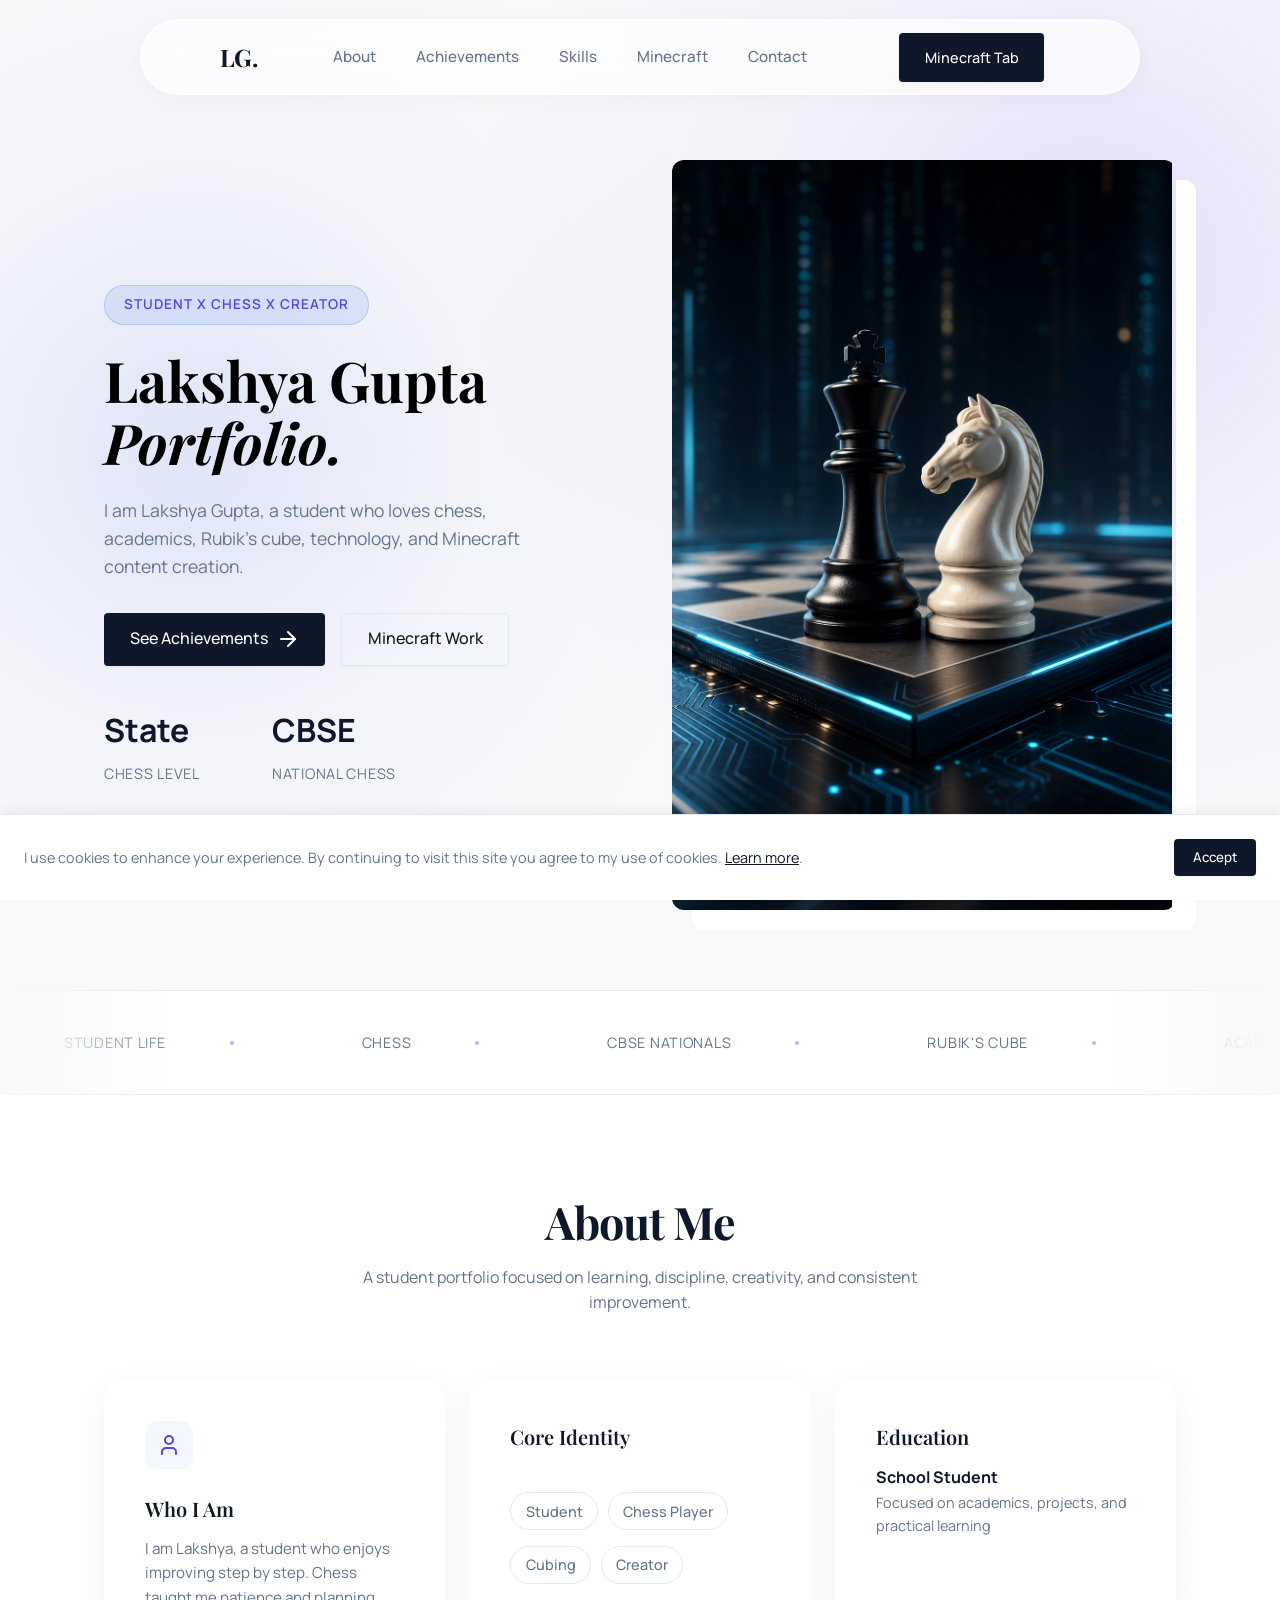
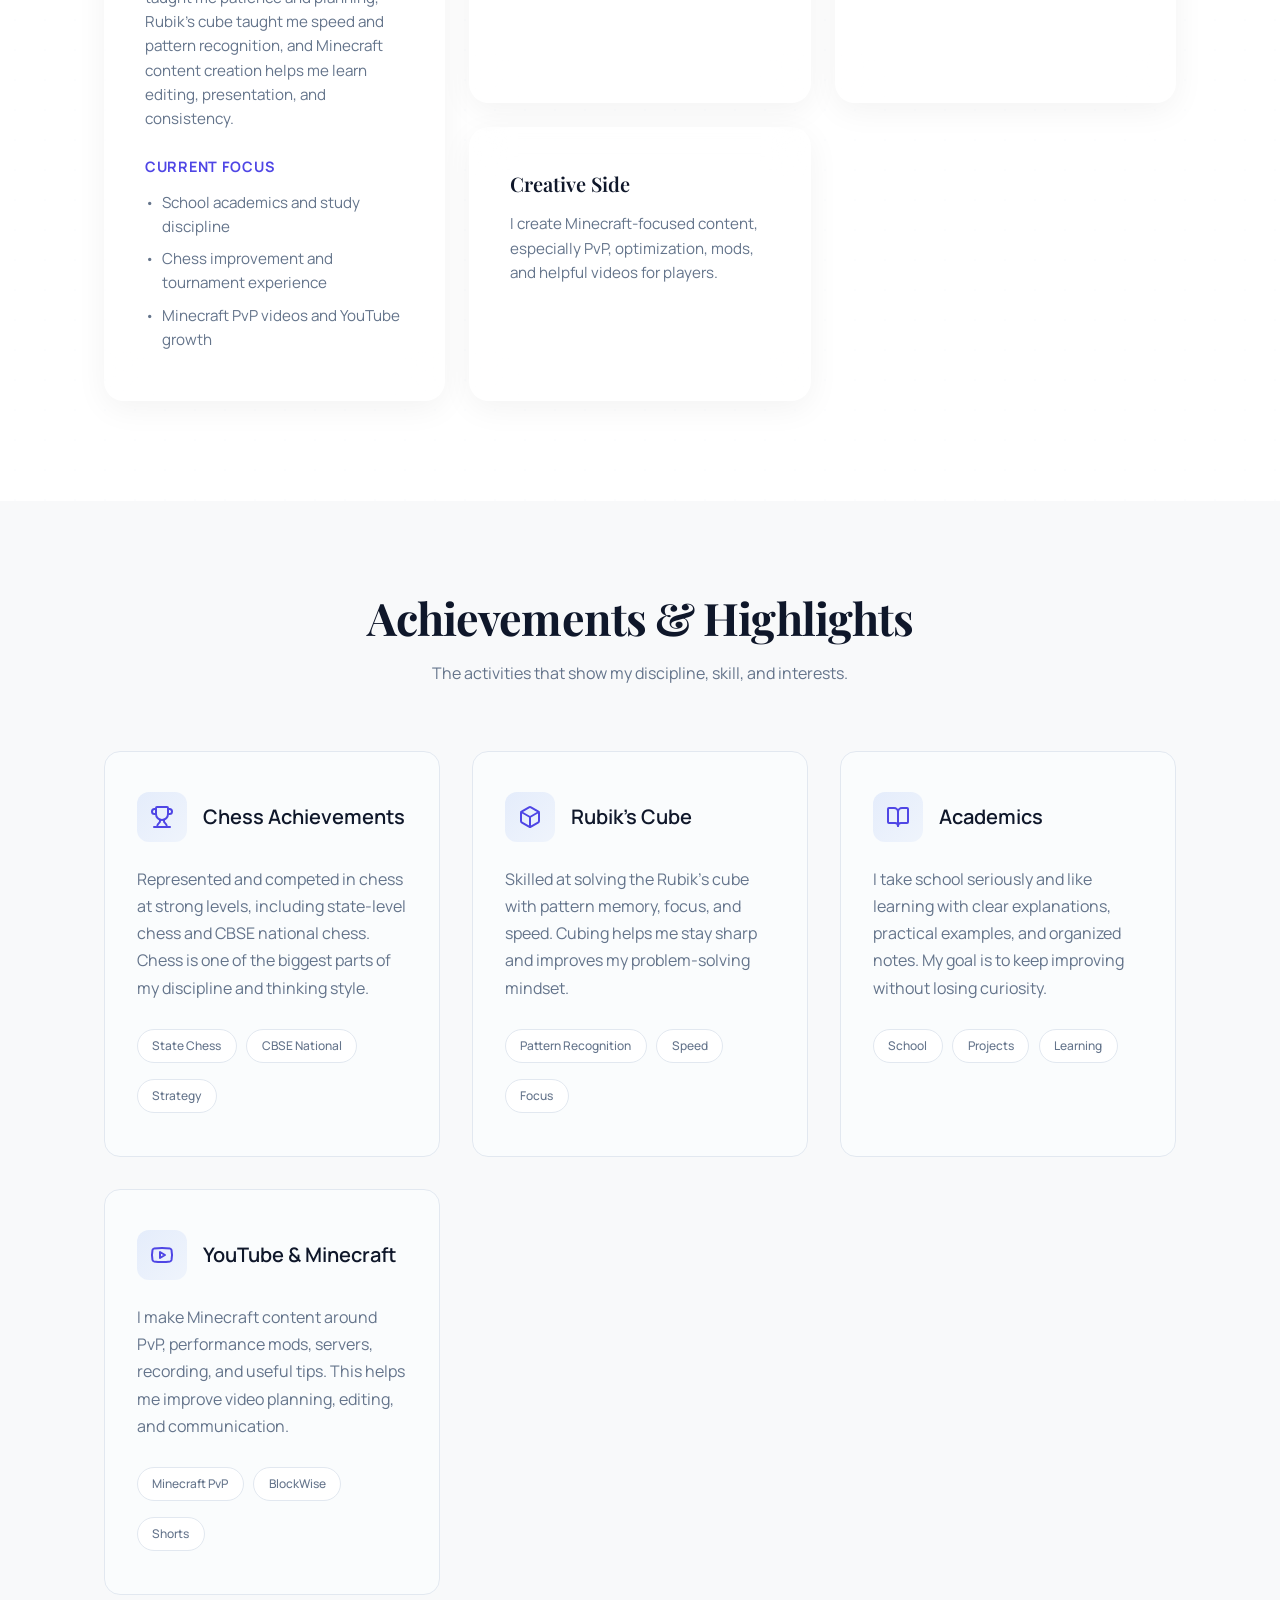
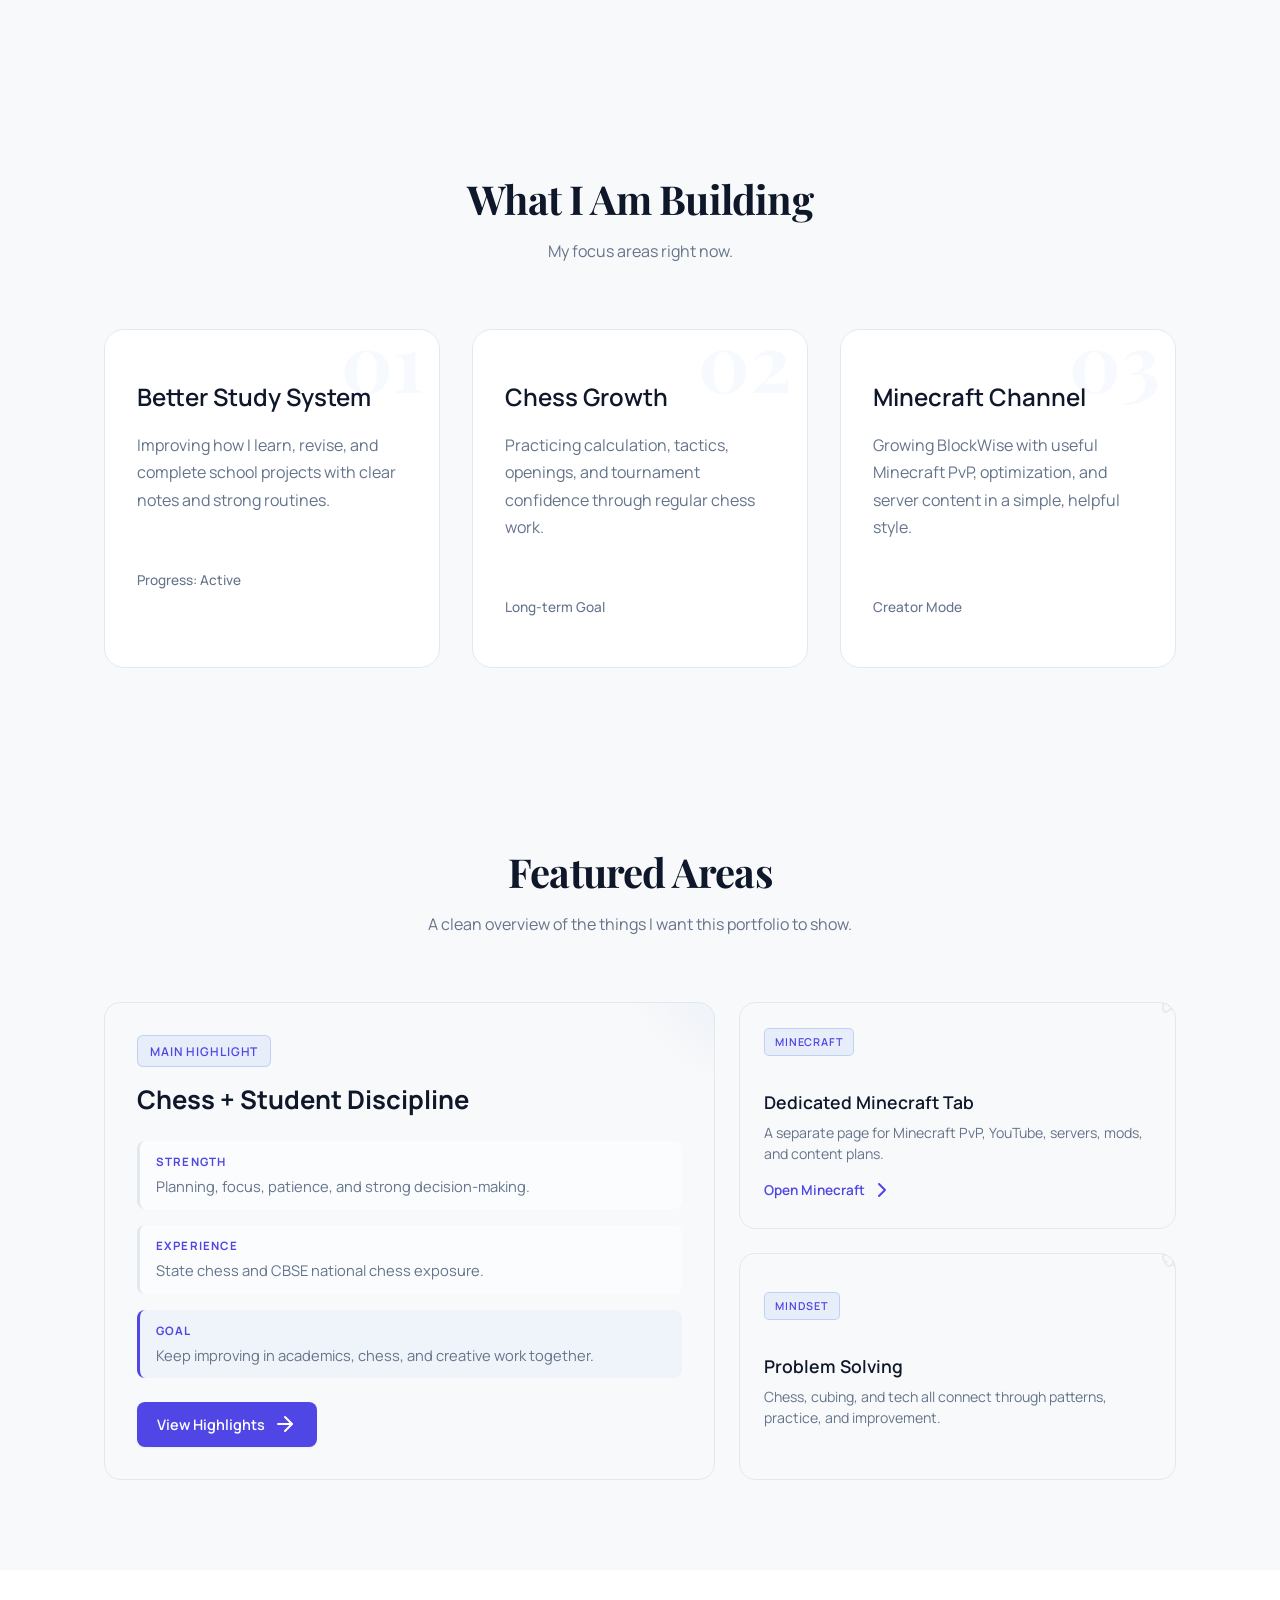
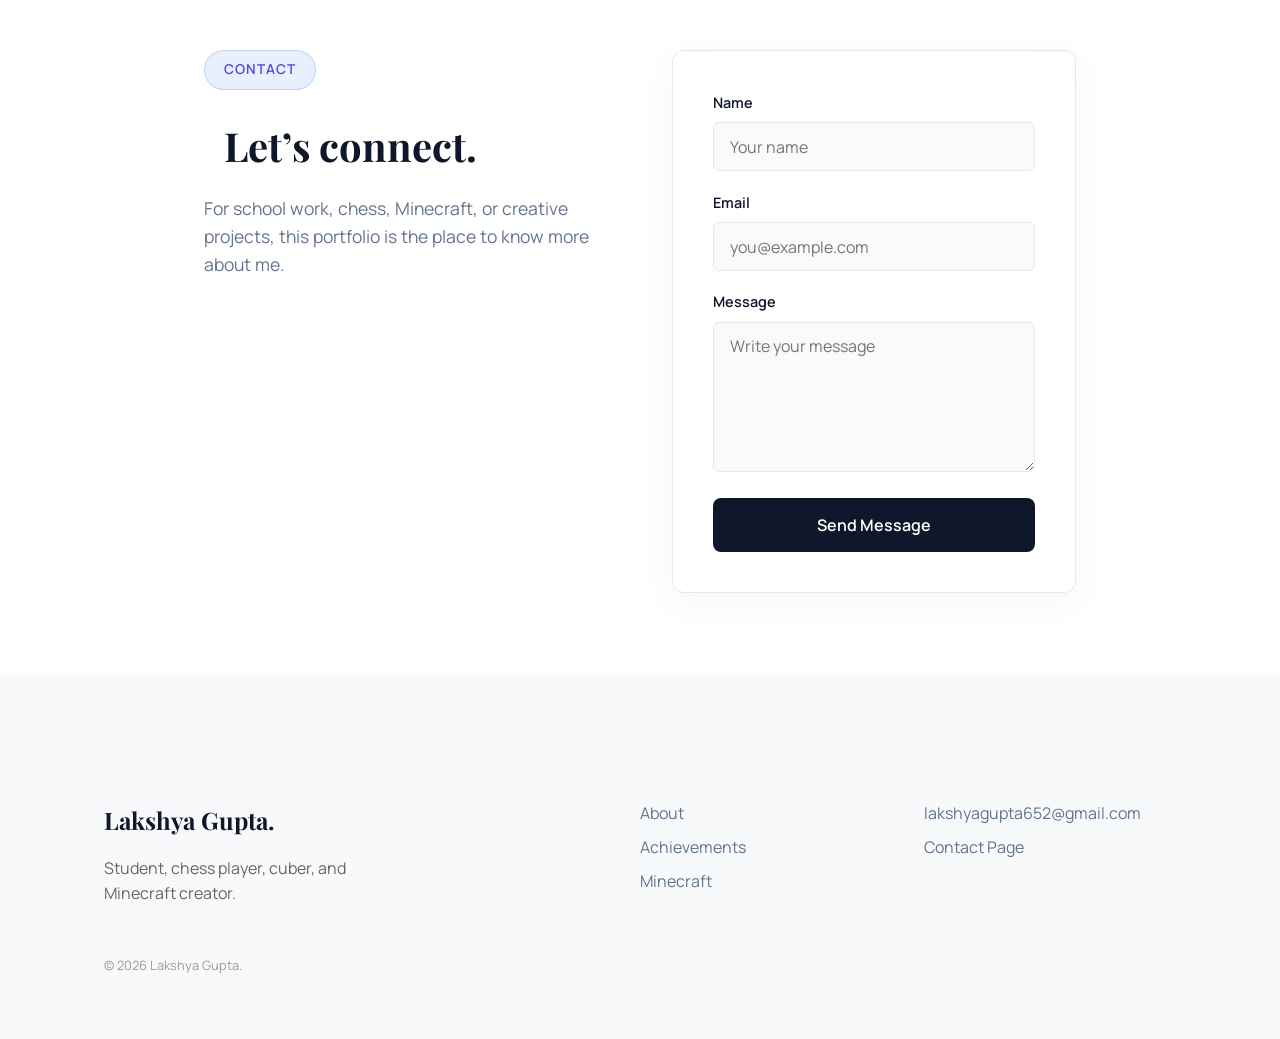
<file: lakshya-portfolio.html>
<!doctype html>
<html lang="en">

<head>
  <meta charset="UTF-8" />
  <meta name="viewport" content="width=device-width, initial-scale=1.0" />
  <title>Lakshya Gupta — Student, Chess & Minecraft Creator</title>
  <link rel="icon" type="image/png" href="/assets/images/favicon.webp" />
  <link rel="apple-touch-icon" href="/assets/images/favicon.webp" />
  <meta name="theme-color" content="#ffffff" />
  <meta name="description"
    content="Lakshya Gupta's personal portfolio: student life, chess achievements, Rubik's cube, academics, Minecraft PvP, and YouTube content." />
  <meta name="keywords"
    content="Lakshya Gupta, Student Portfolio, Chess, CBSE National Chess, Rubik's Cube, Minecraft PvP, YouTube, BlockWise" />
  <meta name="author" content="Lakshya Gupta" />

  <link rel="preconnect" href="https://fonts.googleapis.com" />
  <link rel="preconnect" href="https://fonts.gstatic.com" crossorigin="" />
  <link
    href="https://fonts.googleapis.com/css2?family=Manrope:wght@400;500;600&amp;family=Playfair+Display:ital,wght@0,600;1,600&amp;display=swap"
    rel="stylesheet" />
  <link rel="stylesheet" href="assets/css/style.css?v=5" />
  <script src="/assets/js/lucide.min.js" defer></script>
</head>

<body>
  <div class="preloader" aria-hidden="true">
    <div class="loader-bar"></div>
  </div>

  <header class="navbar" role="banner">
    <div class="container nav-container">
      <a href="/lakshya-portfolio.html" class="brand">LG.</a>
      <nav>
        <ul class="nav-links">
          <li><a href="#about" class="nav-link" aria-current="page">About</a></li>
          <li><a href="#achievements" class="nav-link">Achievements</a></li>
          <li><a href="#skills" class="nav-link">Skills</a></li>
          <li><a href="/minecraft.html" class="nav-link">Minecraft</a></li>
          <li><a href="#contact" class="nav-link">Contact</a></li>
        </ul>
      </nav>
      <div class="nav-cta-wrapper">
        <a href="/minecraft.html" class="btn nav-cta-btn">Minecraft Tab</a>
      </div>
      <div class="row mobile-toggle">
        <input type="checkbox" id="hamburger" aria-label="Toggle Navigation Menu" />
        <label for="hamburger" class="hamburger" aria-hidden="true">
          <span class="line"></span>
          <span class="line"></span>
          <span class="line"></span>
        </label>
      </div>
    </div>
  </header>

  <div class="mobile-menu">
    <a href="#about" class="mobile-link">About</a>
    <a href="#achievements" class="mobile-link">Achievements</a>
    <a href="#skills" class="mobile-link">Skills</a>
    <a href="/minecraft.html" class="mobile-link">Minecraft</a>
    <a href="#contact" class="mobile-link">Contact</a>
    <a href="/minecraft.html" class="btn mobile-cta">Minecraft Tab</a>
  </div>

  <main id="main-content" role="main">
    <section class="hero container">
      <div class="hero-grid">
        <div class="hero-content fade-in">
          <span class="badge">Student x Chess x Creator</span>
          <h1>Lakshya Gupta<br /><em>Portfolio.</em></h1>
          <p>
            I am Lakshya Gupta, a student who loves chess, academics, Rubik's cube,
            technology, and Minecraft content creation.
          </p>
          <div class="hero-actions">
            <a href="#achievements" class="btn">See Achievements <i data-lucide="arrow-right" size="16"></i></a>
            <a href="/minecraft.html" class="btn btn-outline">Minecraft Work</a>
          </div>

          <div class="ai-stats-bar ai-hero-stats">
            <div class="ai-stat">
              <strong>State</strong>
              <span>Chess Level</span>
            </div>
            <div class="ai-stat">
              <strong>CBSE</strong>
              <span>National Chess</span>
            </div>
          </div>
        </div>
        <div class="hero-img-box fade-in">
          <img src="assets/images/lakshya.png"
            alt="Lakshya Gupta portfolio visual" width="500" fetchpriority="high" />
        </div>
      </div>
    </section>

    <div class="marquee-wrapper">
      <div class="marquee-content">
        <span class="marquee-item">STUDENT LIFE</span>
        <span class="marquee-item">CHESS</span>
        <span class="marquee-item">CBSE NATIONALS</span>
        <span class="marquee-item">RUBIK'S CUBE</span>
        <span class="marquee-item">ACADEMICS</span>
        <span class="marquee-item">MINECRAFT PVP</span>
        <span class="marquee-item">YOUTUBE</span>
        <span class="marquee-item">BLOCKWISE</span>
        <span class="marquee-item">TECH</span>
        <span class="marquee-item">CONTENT CREATION</span>
        <span class="marquee-item">STUDENT LIFE</span>
        <span class="marquee-item">CHESS</span>
        <span class="marquee-item">CBSE NATIONALS</span>
        <span class="marquee-item">RUBIK'S CUBE</span>
        <span class="marquee-item">ACADEMICS</span>
        <span class="marquee-item">MINECRAFT PVP</span>
        <span class="marquee-item">YOUTUBE</span>
        <span class="marquee-item">BLOCKWISE</span>
        <span class="marquee-item">TECH</span>
        <span class="marquee-item">CONTENT CREATION</span>
      </div>
    </div>

    <section id="about" class="section-padding grid-section">
      <div class="container">
        <header class="section-header">
          <h2 class="section-title center-title">About Me</h2>
          <p class="section-subtitle">
            A student portfolio focused on learning, discipline, creativity, and consistent improvement.
          </p>
        </header>

        <div class="bento-grid">
          <div class="bento-card tall fade-in">
            <div class="bento-icon"><i data-lucide="user"></i></div>
            <h3>Who I Am</h3>
            <div class="bento-content">
              <p>
                I am Lakshya, a student who enjoys improving step by step. Chess taught me patience and planning,
                Rubik's cube taught me speed and pattern recognition, and Minecraft content creation helps me learn
                editing, presentation, and consistency.
              </p>
              <div class="bento-focus">
                <h4 class="bento-focus-title">Current Focus</h4>
                <ul class="bento-focus-list">
                  <li class="bento-focus-item"><span class="bento-focus-bullet">•</span> School academics and study discipline</li>
                  <li class="bento-focus-item"><span class="bento-focus-bullet">•</span> Chess improvement and tournament experience</li>
                  <li class="bento-focus-item"><span class="bento-focus-bullet">•</span> Minecraft PvP videos and YouTube growth</li>
                </ul>
              </div>
            </div>
          </div>

          <div class="bento-card fade-in">
            <h3>Core Identity</h3>
            <div class="skill-tags">
              <span class="skill-tag">Student</span>
              <span class="skill-tag">Chess Player</span>
              <span class="skill-tag">Cubing</span>
              <span class="skill-tag">Creator</span>
            </div>
          </div>

          <div class="bento-card fade-in">
            <h3>Education</h3>
            <div class="education-block">
              <strong>School Student</strong>
              <div class="education-status">Focused on academics, projects, and practical learning</div>
            </div>
          </div>

          <div class="bento-card fade-in">
            <h3>Creative Side</h3>
            <p>
              I create Minecraft-focused content, especially PvP, optimization, mods, and helpful videos for players.
            </p>
          </div>
        </div>
      </div>
    </section>

    <section id="achievements" class="section-padding container">
      <header class="section-header">
        <h2 class="section-title center-title">Achievements & Highlights</h2>
        <p class="section-subtitle">
          The activities that show my discipline, skill, and interests.
        </p>
      </header>

      <div class="skills-grid">
        <div class="skill-card fade-in">
          <div class="skill-card-header">
            <div class="skill-icon"><i data-lucide="trophy"></i></div>
            <h3>Chess Achievements</h3>
          </div>
          <p>
            Represented and competed in chess at strong levels, including state-level chess and CBSE national chess.
            Chess is one of the biggest parts of my discipline and thinking style.
          </p>
          <div class="skill-tags">
            <span class="skill-tag">State Chess</span>
            <span class="skill-tag">CBSE National</span>
            <span class="skill-tag">Strategy</span>
          </div>
        </div>

        <div class="skill-card fade-in">
          <div class="skill-card-header">
            <div class="skill-icon"><i data-lucide="box"></i></div>
            <h3>Rubik's Cube</h3>
          </div>
          <p>
            Skilled at solving the Rubik's cube with pattern memory, focus, and speed. Cubing helps me stay sharp and
            improves my problem-solving mindset.
          </p>
          <div class="skill-tags">
            <span class="skill-tag">Pattern Recognition</span>
            <span class="skill-tag">Speed</span>
            <span class="skill-tag">Focus</span>
          </div>
        </div>

        <div class="skill-card fade-in">
          <div class="skill-card-header">
            <div class="skill-icon"><i data-lucide="book-open"></i></div>
            <h3>Academics</h3>
          </div>
          <p>
            I take school seriously and like learning with clear explanations, practical examples, and organized notes.
            My goal is to keep improving without losing curiosity.
          </p>
          <div class="skill-tags">
            <span class="skill-tag">School</span>
            <span class="skill-tag">Projects</span>
            <span class="skill-tag">Learning</span>
          </div>
        </div>

        <div class="skill-card fade-in">
          <div class="skill-card-header">
            <div class="skill-icon"><i data-lucide="youtube"></i></div>
            <h3>YouTube & Minecraft</h3>
          </div>
          <p>
            I make Minecraft content around PvP, performance mods, servers, recording, and useful tips. This helps me
            improve video planning, editing, and communication.
          </p>
          <div class="skill-tags">
            <span class="skill-tag">Minecraft PvP</span>
            <span class="skill-tag">BlockWise</span>
            <span class="skill-tag">Shorts</span>
          </div>
        </div>
      </div>
    </section>

    <section id="skills" class="section-padding">
      <div class="container">
        <div class="theme-center-margin-1">
          <h2 class="section-title theme-margin-2">What I Am Building</h2>
          <p class="theme-w-muted-3">My focus areas right now.</p>
        </div>

        <div class="focus-grid">
          <div class="focus-card fade-in">
            <div class="focus-number">01</div>
            <h3>Better Study System</h3>
            <p>
              Improving how I learn, revise, and complete school projects with clear notes and strong routines.
            </p>
            <div class="progress-bar"><div class="progress-fill theme-w-4"></div></div>
            <span class="progress-label">Progress: Active</span>
          </div>

          <div class="focus-card fade-in">
            <div class="focus-number">02</div>
            <h3>Chess Growth</h3>
            <p>
              Practicing calculation, tactics, openings, and tournament confidence through regular chess work.
            </p>
            <div class="progress-bar"><div class="progress-fill theme-w-5"></div></div>
            <span class="progress-label">Long-term Goal</span>
          </div>

          <div class="focus-card fade-in">
            <div class="focus-number">03</div>
            <h3>Minecraft Channel</h3>
            <p>
              Growing BlockWise with useful Minecraft PvP, optimization, and server content in a simple, helpful style.
            </p>
            <div class="progress-bar"><div class="progress-fill theme-w-6"></div></div>
            <span class="progress-label">Creator Mode</span>
          </div>
        </div>
      </div>
    </section>

    <section class="section-padding container">
      <div class="fade-in theme-center-margin-1">
        <h2 class="section-title theme-margin-8">Featured Areas</h2>
        <p class="theme-muted-9">A clean overview of the things I want this portfolio to show.</p>
      </div>

      <div class="innovation-showcase-grid">
        <div class="feature-column">
          <div class="showcase-card feature">
            <div class="showcase-glow"></div>
            <div class="showcase-content">
              <span class="badge showcase-badge">Main Highlight</span>
              <h3 class="showcase-title">Chess + Student Discipline</h3>
              <div class="showcase-details">
                <div class="detail-row">
                  <span class="detail-label">Strength</span>
                  <p>Planning, focus, patience, and strong decision-making.</p>
                </div>
                <div class="detail-row">
                  <span class="detail-label">Experience</span>
                  <p>State chess and CBSE national chess exposure.</p>
                </div>
                <div class="detail-row highlight">
                  <span class="detail-label">Goal</span>
                  <p>Keep improving in academics, chess, and creative work together.</p>
                </div>
              </div>
              <a href="#achievements" class="btn btn-showcase">View Highlights <i data-lucide="arrow-right"></i></a>
            </div>
          </div>
        </div>

        <div class="showcase-column">
          <div class="showcase-card secondary">
            <div class="showcase-bg icon-bg"><i data-lucide="gamepad-2"></i></div>
            <div class="showcase-content">
              <span class="badge compact">Minecraft</span>
              <h4>Dedicated Minecraft Tab</h4>
              <p class="showcase-desc">A separate page for Minecraft PvP, YouTube, servers, mods, and content plans.</p>
              <a href="/minecraft.html" class="link-arrow">Open Minecraft <i data-lucide="chevron-right"></i></a>
            </div>
          </div>

          <div class="showcase-card secondary">
            <div class="showcase-bg icon-bg"><i data-lucide="brain"></i></div>
            <div class="showcase-content">
              <span class="badge compact">Mindset</span>
              <h4>Problem Solving</h4>
              <p class="showcase-desc">Chess, cubing, and tech all connect through patterns, practice, and improvement.</p>
            </div>
          </div>
        </div>
      </div>
    </section>

    <section id="contact" class="section-padding contact-form-section">
      <div class="container contact-grid">
        <div class="contact-hero fade-in">
          <span class="badge">Contact</span>
          <h2>Let’s connect.</h2>
          <p>
            For school work, chess, Minecraft, or creative projects, this portfolio is the place to know more about me.
          </p>
        </div>

        <div class="contact-form-card fade-in">
          <form action="https://api.web3forms.com/submit" method="POST">
            <input type="hidden" name="access_key" value="2f7cb3b2-b373-4bc4-8129-56c2f9213f2e" />
            <div class="form-group">
              <label class="form-label">Name</label>
              <input type="text" name="name" class="form-control" required="" placeholder="Your name" />
            </div>
            <div class="form-group">
              <label class="form-label">Email</label>
              <input type="email" name="email" class="form-control" required="" placeholder="you@example.com" />
            </div>
            <div class="form-group">
              <label class="form-label">Message</label>
              <textarea name="message" class="form-control" required="" placeholder="Write your message"></textarea>
            </div>
            <button type="submit" class="modern-btn"><span>Send Message</span></button>
          </form>
        </div>
      </div>
    </section>
  </main>

  <footer>
    <div class="container footer-grid">
      <div class="footer-brand">
        <h4>Lakshya Gupta.</h4>
        <p class="theme-w-31">Student, chess player, cuber, and Minecraft creator.</p>
      </div>
      <div>
        <ul class="footer-links">
          <li><a href="/lakshya-portfolio.html#about">About</a></li>
          <li><a href="/lakshya-portfolio.html#achievements">Achievements</a></li>
          <li><a href="/minecraft.html">Minecraft</a></li>
        </ul>
      </div>
      <div>
        <ul class="footer-links">
          <li><a href="mailto:lakshyagupta652@gmail.com">lakshyagupta652@gmail.com</a></li>
          <li><a href="/contact.html">Contact Page</a></li>
        </ul>
      </div>
    </div>
    <div class="container theme-margin-32">
      © <span id="current-year"></span> Lakshya Gupta.
    </div>
  </footer>

  <button id="scroll-top-btn" class="scroll-top-btn" aria-label="Scroll to top">
    <i data-lucide="arrow-up" size="24" aria-hidden="true"></i>
  </button>

  <script src="assets/js/script.js?v=5" defer></script>
</body>

</html>
</file>
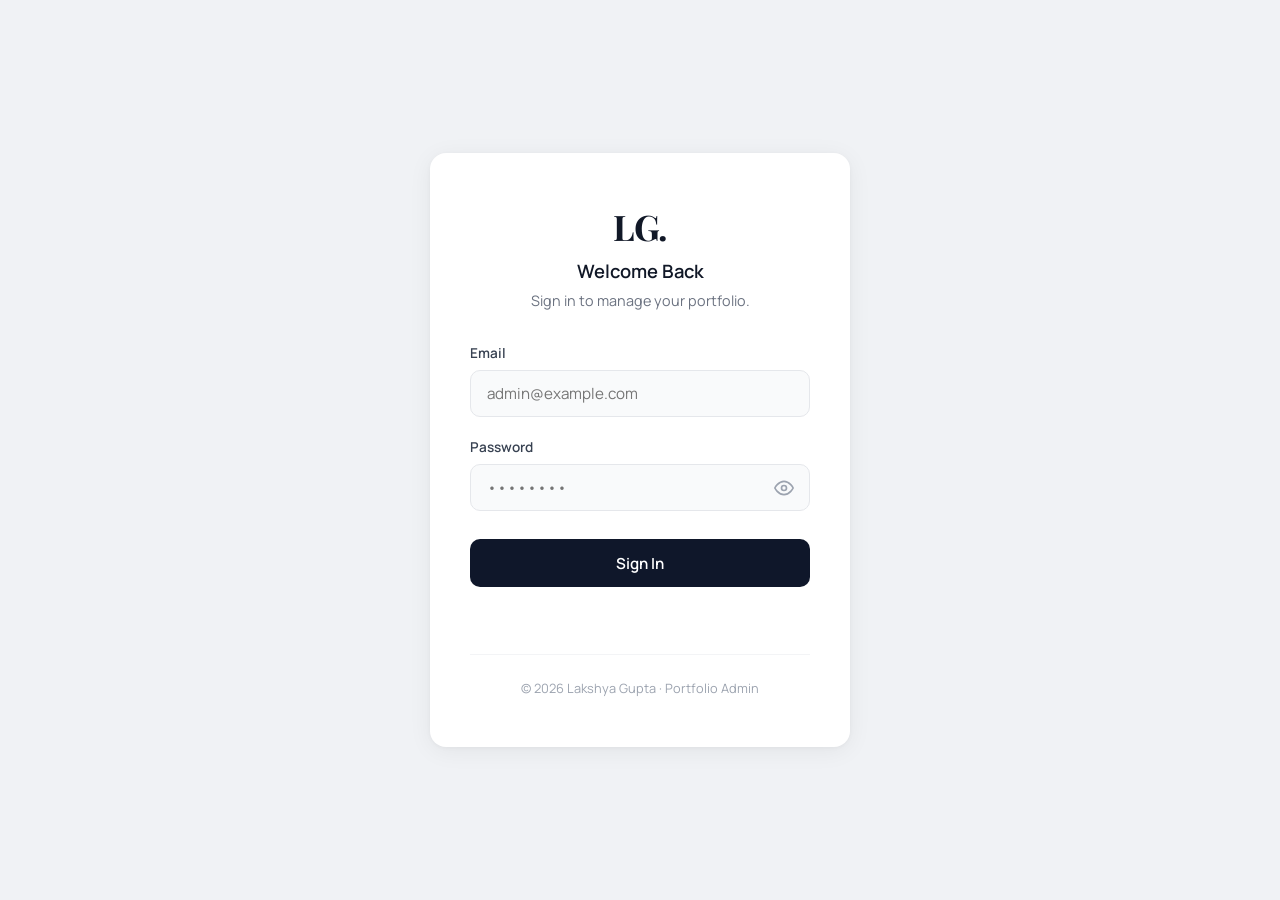
<file: login.html>
<!doctype html>
<html lang="en">
  <head>
    <meta charset="UTF-8" />
    <meta name="viewport" content="width=device-width, initial-scale=1.0" />
    <title>Admin Login | Lakshya Gupta</title>
    <link rel="icon" type="image/png" href="/assets/images/favicon.webp" />
    <meta name="robots" content="noindex, nofollow" />
    <link rel="preconnect" href="https://fonts.googleapis.com" />
    <link rel="preconnect" href="https://fonts.gstatic.com" crossorigin />
    <link
      href="https://fonts.googleapis.com/css2?family=Manrope:wght@400;500;600;700&family=Playfair+Display:ital,wght@0,600;1,600&display=swap"
      rel="stylesheet"
    />
    <link rel="stylesheet" href="assets/css/admin.css" />
    <script src="/assets/js/supabase.min.js"></script>
    <style>
      body {
        margin: 0;
        min-height: 100vh;
        display: flex;
        align-items: center;
        justify-content: center;
        background: #f0f2f5;
        font-family: "Manrope", sans-serif;
      }

      .login-page {
        display: flex;
        align-items: center;
        justify-content: center;
        min-height: 100vh;
        width: 100%;
        padding: 1.5rem;
      }

      .login-card {
        width: 100%;
        max-width: 420px;
        background: #ffffff;
        border-radius: 16px;
        padding: 3rem 2.5rem;
        box-shadow:
          0 4px 24px rgba(0, 0, 0, 0.06),
          0 1px 4px rgba(0, 0, 0, 0.04);
        animation: cardSlideUp 0.5s ease-out forwards;
      }

      @keyframes cardSlideUp {
        from {
          opacity: 0;
          transform: translateY(20px);
        }
        to {
          opacity: 1;
          transform: translateY(0);
        }
      }

      .login-brand {
        font-family: "Playfair Display", serif;
        font-weight: 700;
        font-size: 2.2rem;
        text-align: center;
        margin-bottom: 0.25rem;
        letter-spacing: -0.04em;
        color: #111827;
      }

      .login-subtitle {
        text-align: center;
        font-size: 1.15rem;
        font-weight: 600;
        color: #111827;
        margin-bottom: 0.25rem;
      }

      .login-desc {
        text-align: center;
        color: #6b7280;
        margin-bottom: 2rem;
        font-size: 0.9rem;
      }

      .login-form .form-group {
        margin-bottom: 1.25rem;
      }

      .login-form .form-label {
        display: block;
        font-size: 0.85rem;
        font-weight: 600;
        color: #374151;
        margin-bottom: 0.4rem;
      }

      .login-form .form-input {
        width: 100%;
        padding: 0.75rem 1rem;
        border: 1px solid #e5e7eb;
        border-radius: 10px;
        font-size: 0.95rem;
        font-family: "Manrope", sans-serif;
        background: #f9fafb;
        transition:
          border-color 0.2s ease,
          box-shadow 0.2s ease;
        box-sizing: border-box;
      }

      .login-form .form-input:focus {
        outline: none;
        border-color: #2563eb;
        box-shadow: 0 0 0 3px rgba(37, 99, 235, 0.1);
        background: white;
      }

      .login-btn {
        width: 100%;
        padding: 0.85rem 1rem;
        background: #0f172a;
        color: white;
        border: none;
        border-radius: 10px;
        font-size: 0.95rem;
        font-weight: 600;
        font-family: "Manrope", sans-serif;
        cursor: pointer;
        transition:
          background 0.2s ease,
          transform 0.15s ease;
        margin-top: 0.5rem;
      }

      .login-btn:hover {
        background: #1e293b;
        transform: translateY(-1px);
      }

      .login-btn:active {
        transform: translateY(0);
      }

      .login-btn:disabled {
        opacity: 0.6;
        cursor: not-allowed;
        transform: none;
      }

      .login-error {
        color: #ef4444;
        font-size: 0.85rem;
        margin-top: 1rem;
        text-align: center;
        min-height: 1.2rem;
      }

      .login-footer {
        text-align: center;
        margin-top: 2rem;
        padding-top: 1.5rem;
        border-top: 1px solid #f3f4f6;
        font-size: 0.8rem;
        color: #9ca3af;
      }

      .password-wrapper {
        position: relative;
      }

      .password-wrapper .form-input {
        padding-right: 3rem;
      }

      .eye-toggle {
        position: absolute;
        right: 12px;
        top: 50%;
        transform: translateY(-50%);
        background: none;
        border: none;
        cursor: pointer;
        padding: 4px;
        display: flex;
        align-items: center;
        color: #9ca3af;
        transition: color 0.2s;
      }

      .eye-toggle:hover {
        color: #374151;
      }

      @media (max-width: 480px) {
        .login-card {
          padding: 2rem 1.5rem;
          border-radius: 12px;
        }
        .login-brand {
          font-size: 1.8rem;
        }
      }
    </style>
  </head>
  <body>
    <div id="toast" class="toast">Action Successful</div>

    <div class="login-page">
      <div class="login-card">
        <div class="login-brand">LG.</div>
        <h2 class="login-subtitle">Welcome Back</h2>
        <p class="login-desc">Sign in to manage your portfolio.</p>

        <form id="login-form" class="login-form">
          <div class="form-group">
            <label class="form-label">Email</label>
            <input
              type="email"
              id="email"
              class="form-input"
              required
              placeholder="admin@example.com"
            />
          </div>
          <div class="form-group">
            <label class="form-label">Password</label>
            <div class="password-wrapper">
              <input
                type="password"
                id="password"
                class="form-input"
                required
                placeholder="••••••••"
              />
              <button
                type="button"
                class="eye-toggle"
                id="toggle-password"
                aria-label="Toggle password visibility"
              >
                <svg
                  id="eye-icon"
                  xmlns="http://www.w3.org/2000/svg"
                  width="20"
                  height="20"
                  viewBox="0 0 24 24"
                  fill="none"
                  stroke="currentColor"
                  stroke-width="2"
                  stroke-linecap="round"
                  stroke-linejoin="round"
                >
                  <path d="M1 12s4-8 11-8 11 8 11 8-4 8-11 8-11-8-11-8z"></path>
                  <circle cx="12" cy="12" r="3"></circle>
                </svg>
                <svg
                  id="eye-off-icon"
                  xmlns="http://www.w3.org/2000/svg"
                  width="20"
                  height="20"
                  viewBox="0 0 24 24"
                  fill="none"
                  stroke="currentColor"
                  stroke-width="2"
                  stroke-linecap="round"
                  stroke-linejoin="round"
                  style="display: none"
                >
                  <path
                    d="M17.94 17.94A10.07 10.07 0 0 1 12 20c-7 0-11-8-11-8a18.45 18.45 0 0 1 5.06-5.94M9.9 4.24A9.12 9.12 0 0 1 12 4c7 0 11 8 11 8a18.5 18.5 0 0 1-2.16 3.19m-6.72-1.07a3 3 0 1 1-4.24-4.24"
                  ></path>
                  <line x1="1" y1="1" x2="23" y2="23"></line>
                </svg>
              </button>
            </div>
          </div>
          <button type="submit" class="login-btn">Sign In</button>
        </form>
        <p id="auth-error" class="login-error"></p>

        <div class="login-footer">
          &copy; 2026 Lakshya Gupta &middot; Portfolio Admin
        </div>
      </div>
    </div>

    <script src="assets/js/supabase-config.js"></script>
    <script src="assets/js/login.js"></script>
    <script>
      const toggleBtn = document.getElementById("toggle-password");
      const passwordInput = document.getElementById("password");
      const eyeIcon = document.getElementById("eye-icon");
      const eyeOffIcon = document.getElementById("eye-off-icon");

      toggleBtn.addEventListener("click", () => {
        const isPassword = passwordInput.type === "password";
        passwordInput.type = isPassword ? "text" : "password";
        eyeIcon.style.display = isPassword ? "none" : "block";
        eyeOffIcon.style.display = isPassword ? "block" : "none";
      });
    </script>
  </body>
</html>
</file>
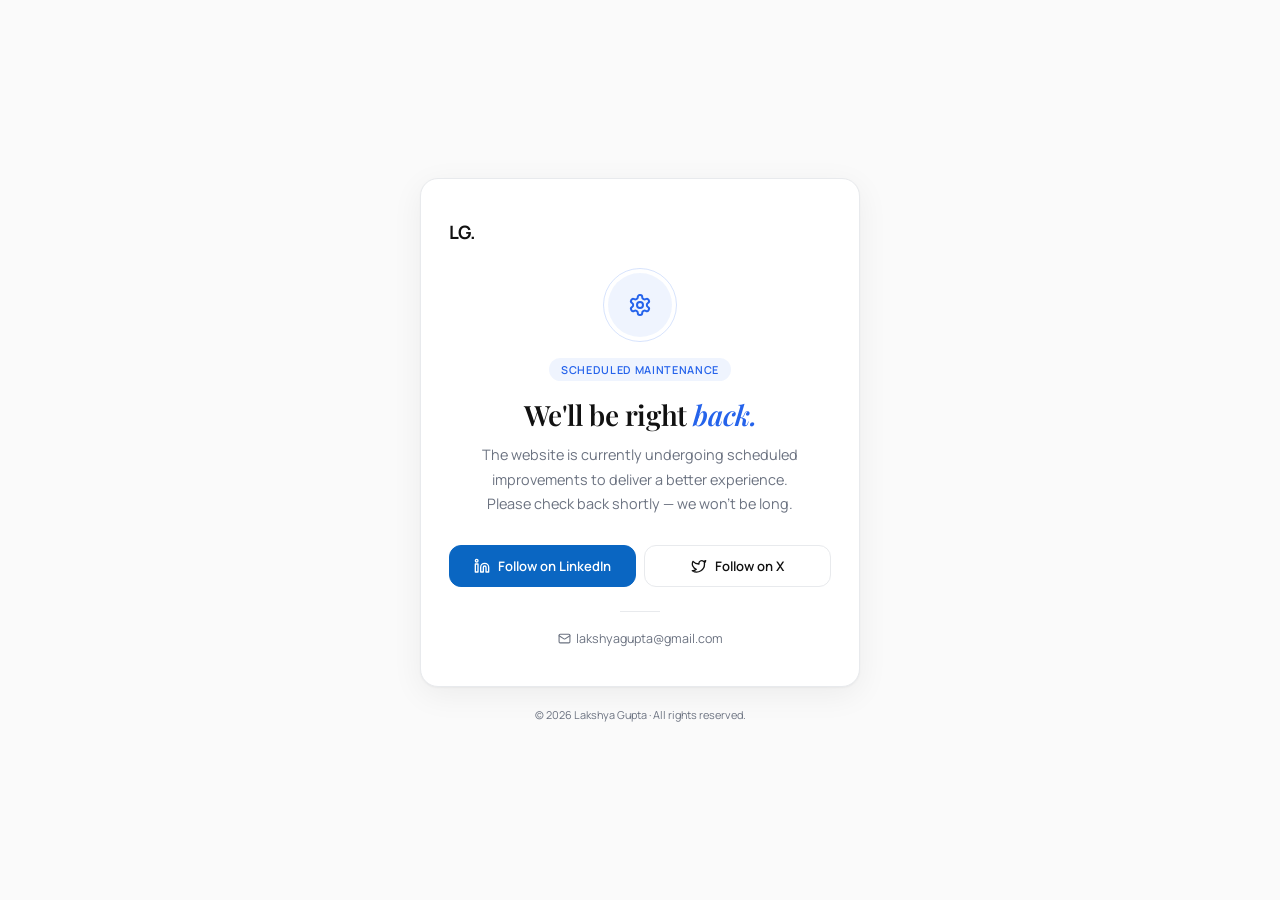
<file: maintenance.html>
<!doctype html>
<html lang="en">
  <head>
    <meta charset="UTF-8" />
    <meta name="viewport" content="width=device-width, initial-scale=1.0" />
    <title>Scheduled Maintenance — Lakshya Gupta</title>
    <link rel="icon" type="image/png" href="/assets/images/favicon.webp" />
    <link rel="apple-touch-icon" href="/assets/images/favicon.webp" />
    <meta name="theme-color" content="#fafafa" />
    <meta name="robots" content="noindex, nofollow" />
    <meta name="description" content="Lakshya Gupta's website is currently undergoing scheduled maintenance. Please check back shortly." />
    <meta property="og:title" content="Scheduled Maintenance — Lakshya Gupta" />
    <meta property="og:description" content="We're making improvements. Please check back shortly." />
    <meta property="og:type" content="website" />
    <meta property="og:url" content="https://lakshyagupta.qzz.io/maintenance" />
    <meta property="og:site_name" content="Lakshya Gupta" />
    <meta property="og:locale" content="en_US" />
    <meta name="twitter:card" content="summary" />
    <meta name="twitter:site" content="@Lakshyagupta" />
    <meta name="twitter:url" content="https://lakshyagupta.qzz.io/maintenance" />
    <link rel="canonical" href="https://lakshyagupta.qzz.io/maintenance" />
    <link rel="preconnect" href="https://fonts.googleapis.com" />
    <link rel="preconnect" href="https://fonts.gstatic.com" crossorigin="" />
    <link href="https://fonts.googleapis.com/css2?family=Manrope:wght@400;500;600;700&family=Playfair+Display:ital,wght@0,600;1,600&display=swap" rel="stylesheet" />
    <style>
      *,*::before,*::after{box-sizing:border-box;margin:0;padding:0}
      :root{
        --bg:#fafafa;--surface:#fff;--text:#111;--muted:#6b7280;
        --accent:#2563eb;--accent-bg:rgba(37,99,235,.07);
        --border:#e8eaed;--radius:18px;
        --body:'Manrope',system-ui,sans-serif;
        --fancy:'Playfair Display',Georgia,serif;
      }
      html{height:100%}
      body{
        min-height:100%;display:flex;flex-direction:column;
        align-items:center;justify-content:center;
        font-family:var(--body);background:var(--bg);color:var(--text);
        padding:16px;-webkit-font-smoothing:antialiased;
      }

      .card{
        width:100%;max-width:440px;
        background:var(--surface);border:1px solid var(--border);
        border-radius:var(--radius);
        padding:40px 28px 36px;
        box-shadow:0 1px 2px rgba(0,0,0,.04),0 8px 32px rgba(0,0,0,.06);
        animation:up .65s cubic-bezier(.16,1,.3,1) both;
      }
      @keyframes up{
        from{opacity:0;transform:translateY(20px)}
        to{opacity:1;transform:translateY(0)}
      }

      .brand{
        font-weight:700;font-size:1.15rem;letter-spacing:-.03em;
        color:var(--text);text-decoration:none;display:block;
        margin-bottom:28px;text-align:left;
      }

      .card-body{text-align:center}

      .icon-ring{
        width:64px;height:64px;border-radius:50%;
        background:var(--accent-bg);
        display:flex;align-items:center;justify-content:center;
        margin:0 auto 20px;position:relative;
      }
      .icon-ring::after{
        content:'';position:absolute;inset:-5px;border-radius:50%;
        border:1.5px solid var(--accent);opacity:.18;
        animation:ping 2.5s ease-out infinite;
      }
      @keyframes ping{
        0%{transform:scale(1);opacity:.18}
        80%,100%{transform:scale(1.25);opacity:0}
      }
      .icon-ring svg{
        width:24px;height:24px;color:var(--accent);
        animation:spin 8s linear infinite;
      }
      @keyframes spin{to{transform:rotate(360deg)}}

      .badge{
        display:inline-block;padding:4px 12px;border-radius:100px;
        font-size:.68rem;font-weight:600;letter-spacing:.06em;
        text-transform:uppercase;
        background:var(--accent-bg);color:var(--accent);
        margin-bottom:16px;
      }

      h1{
        font-family:var(--fancy);
        font-size:clamp(1.35rem,4.5vw,1.75rem);
        font-weight:600;line-height:1.3;margin-bottom:10px;
        letter-spacing:-.015em;
      }
      h1 em{font-style:italic;color:var(--accent)}

      .desc{
        color:var(--muted);font-size:clamp(.82rem,2.4vw,.9rem);
        line-height:1.7;margin:0 auto 28px;max-width:340px;
      }

      .socials{
        display:flex;flex-direction:column;gap:8px;
        margin-bottom:24px;
      }
      .s-link{
        display:flex;align-items:center;justify-content:center;gap:8px;
        padding:11px 18px;border-radius:12px;
        font-size:.82rem;font-weight:600;
        text-decoration:none;transition:all .2s ease;
        border:1px solid var(--border);color:var(--text);
        background:var(--surface);
      }
      .s-link:hover{
        transform:translateY(-1px);
        box-shadow:0 4px 12px rgba(0,0,0,.08);
        border-color:var(--accent);color:var(--accent);
      }
      .s-link svg{width:16px;height:16px;flex-shrink:0}
      .s-link.li{background:#0a66c2;color:#fff;border-color:#0a66c2}
      .s-link.li:hover{background:#004182;border-color:#004182;color:#fff;box-shadow:0 4px 12px rgba(10,102,194,.3)}

      .sep{width:40px;height:1px;background:var(--border);margin:0 auto 16px}

      .email{
        display:inline-flex;align-items:center;gap:5px;
        color:var(--muted);font-size:.78rem;text-decoration:none;
        transition:color .2s;word-break:break-all;
      }
      .email:hover{color:var(--accent)}
      .email svg{width:13px;height:13px;flex-shrink:0}

      .foot{
        margin-top:20px;font-size:.68rem;color:var(--muted);
        text-align:center;animation:up .65s cubic-bezier(.16,1,.3,1) .2s both;
      }

      @media(min-width:420px){
        .socials{flex-direction:row;justify-content:center}
        .s-link{flex:1;max-width:200px}
      }
      @media(max-width:350px){
        .card{padding:32px 20px 28px;border-radius:14px}
        .icon-ring{width:56px;height:56px;margin-bottom:16px}
        .icon-ring svg{width:20px;height:20px}
        .brand{font-size:1.05rem;margin-bottom:22px}
      }
    </style>
  </head>
  <body>
    <div class="card">
      <a href="/" class="brand">LG.</a>
      <div class="card-body">
        <div class="icon-ring">
          <svg xmlns="http://www.w3.org/2000/svg" viewBox="0 0 24 24" fill="none" stroke="currentColor" stroke-width="2" stroke-linecap="round" stroke-linejoin="round"><path d="M12.22 2h-.44a2 2 0 0 0-2 2v.18a2 2 0 0 1-1 1.73l-.43.25a2 2 0 0 1-2 0l-.15-.08a2 2 0 0 0-2.73.73l-.22.38a2 2 0 0 0 .73 2.73l.15.1a2 2 0 0 1 1 1.72v.51a2 2 0 0 1-1 1.74l-.15.09a2 2 0 0 0-.73 2.73l.22.38a2 2 0 0 0 2.73.73l.15-.08a2 2 0 0 1 2 0l.43.25a2 2 0 0 1 1 1.73V20a2 2 0 0 0 2 2h.44a2 2 0 0 0 2-2v-.18a2 2 0 0 1 1-1.73l.43-.25a2 2 0 0 1 2 0l.15.08a2 2 0 0 0 2.73-.73l.22-.39a2 2 0 0 0-.73-2.73l-.15-.08a2 2 0 0 1-1-1.74v-.5a2 2 0 0 1 1-1.74l.15-.09a2 2 0 0 0 .73-2.73l-.22-.38a2 2 0 0 0-2.73-.73l-.15.08a2 2 0 0 1-2 0l-.43-.25a2 2 0 0 1-1-1.73V4a2 2 0 0 0-2-2z"/><circle cx="12" cy="12" r="3"/></svg>
        </div>
        <div class="badge">Scheduled Maintenance</div>
        <h1>We'll be right <em>back.</em></h1>
        <p class="desc">The website is currently undergoing scheduled improvements to deliver a better experience. Please check back shortly — we won't be long.</p>
        <div class="socials">
          <a href="https://www.linkedin.com/in/lakshya" target="_blank" rel="noopener noreferrer" class="s-link li">
            <svg xmlns="http://www.w3.org/2000/svg" viewBox="0 0 24 24" fill="none" stroke="currentColor" stroke-width="2" stroke-linecap="round" stroke-linejoin="round"><path d="M16 8a6 6 0 0 1 6 6v7h-4v-7a2 2 0 0 0-2-2 2 2 0 0 0-2 2v7h-4v-7a6 6 0 0 1 6-6z"/><rect width="4" height="12" x="2" y="9"/><circle cx="4" cy="4" r="2"/></svg>
            Follow on LinkedIn
          </a>
          <a href="https://x.com/Lakshyagupta" target="_blank" rel="noopener noreferrer" class="s-link">
            <svg xmlns="http://www.w3.org/2000/svg" viewBox="0 0 24 24" fill="none" stroke="currentColor" stroke-width="2" stroke-linecap="round" stroke-linejoin="round"><path d="M22 4s-.7 2.1-2 3.4c1.6 10-9.4 17.3-18 11.6 2.2.1 4.4-.6 6-2C3 15.5.5 9.6 3 5c2.2 2.6 5.6 4.1 9 4-.9-4.2 4-6.6 7-3.8 1.1 0 3-1.2 3-1.2z"/></svg>
            Follow on X
          </a>
        </div>
        <div class="sep"></div>
        <a href="mailto:lakshyagupta@gmail.com" class="email">
          <svg xmlns="http://www.w3.org/2000/svg" viewBox="0 0 24 24" fill="none" stroke="currentColor" stroke-width="2" stroke-linecap="round" stroke-linejoin="round"><rect width="20" height="16" x="2" y="4" rx="2"/><path d="m22 7-8.97 5.7a1.94 1.94 0 0 1-2.06 0L2 7"/></svg>
          lakshyagupta@gmail.com
        </a>
      </div>
    </div>
    <div class="foot">© 2026 Lakshya Gupta · All rights reserved.</div>
  </body>
</html>
</file>
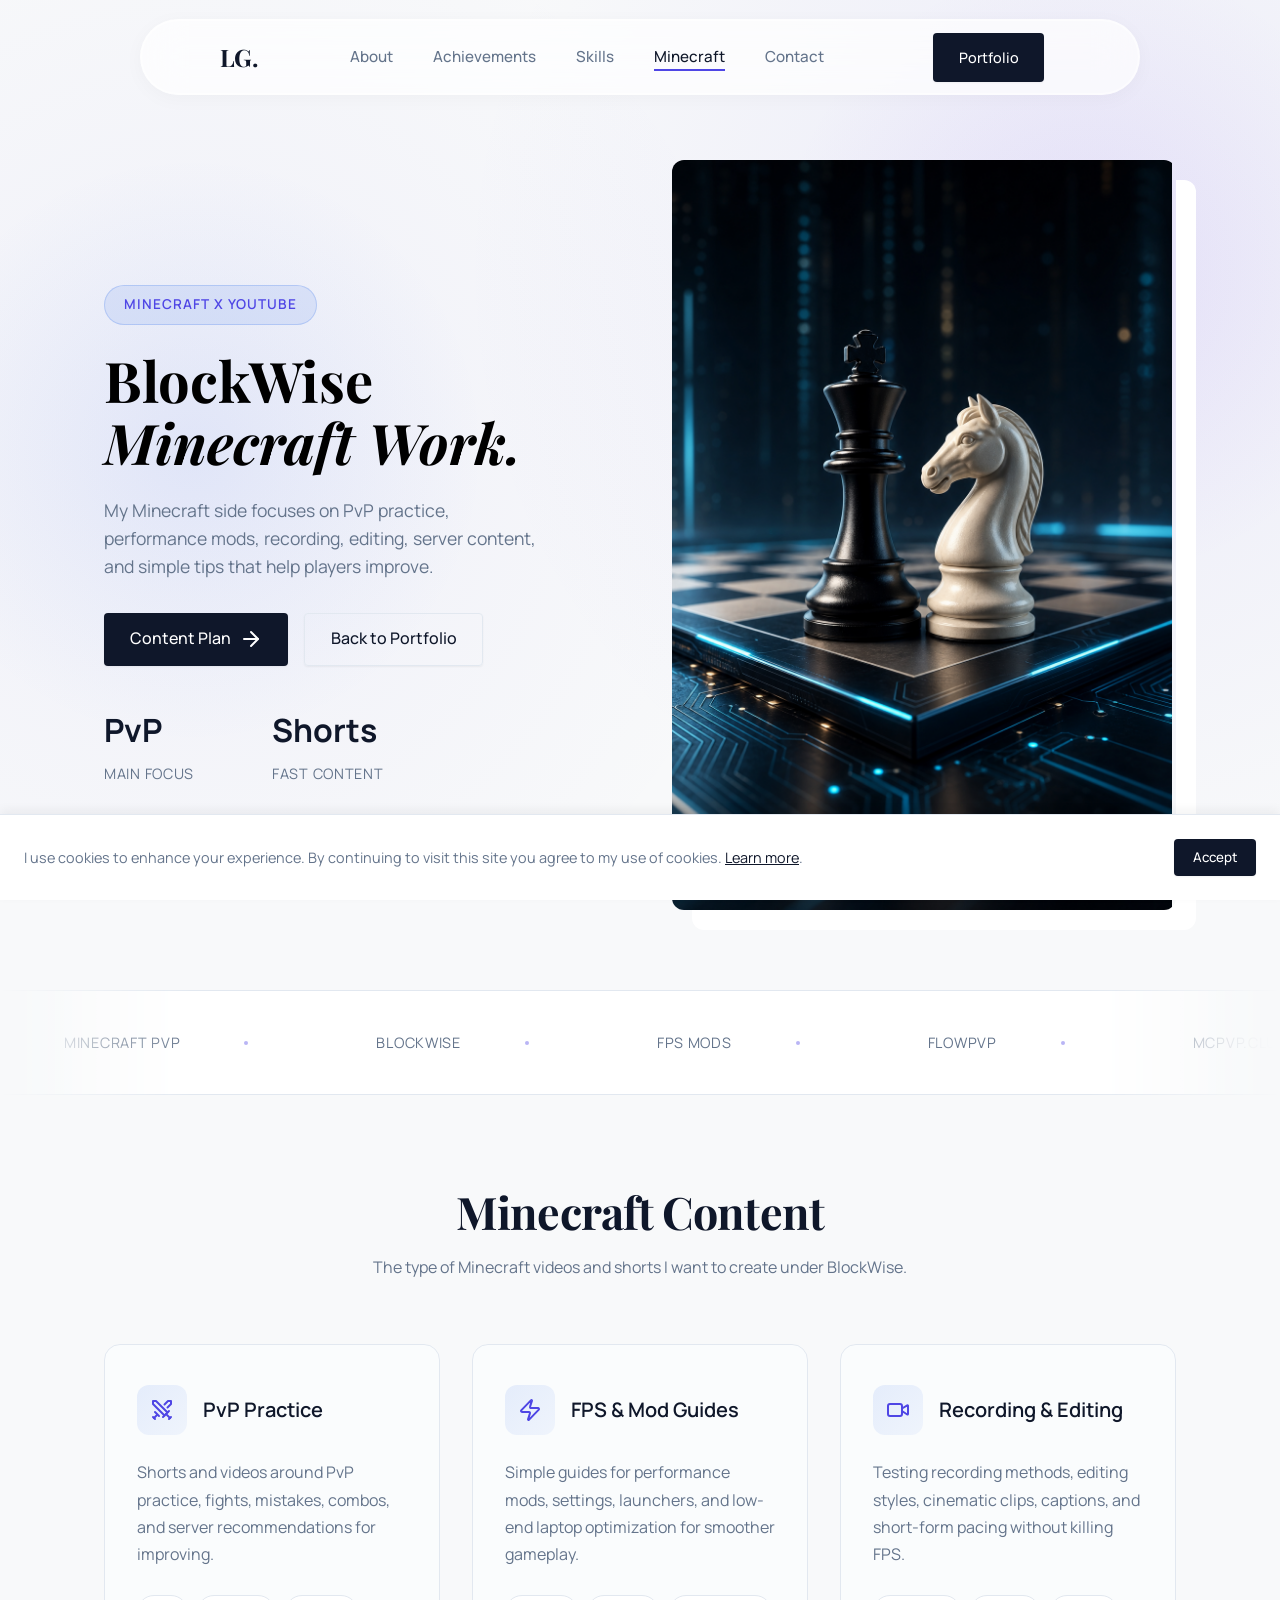
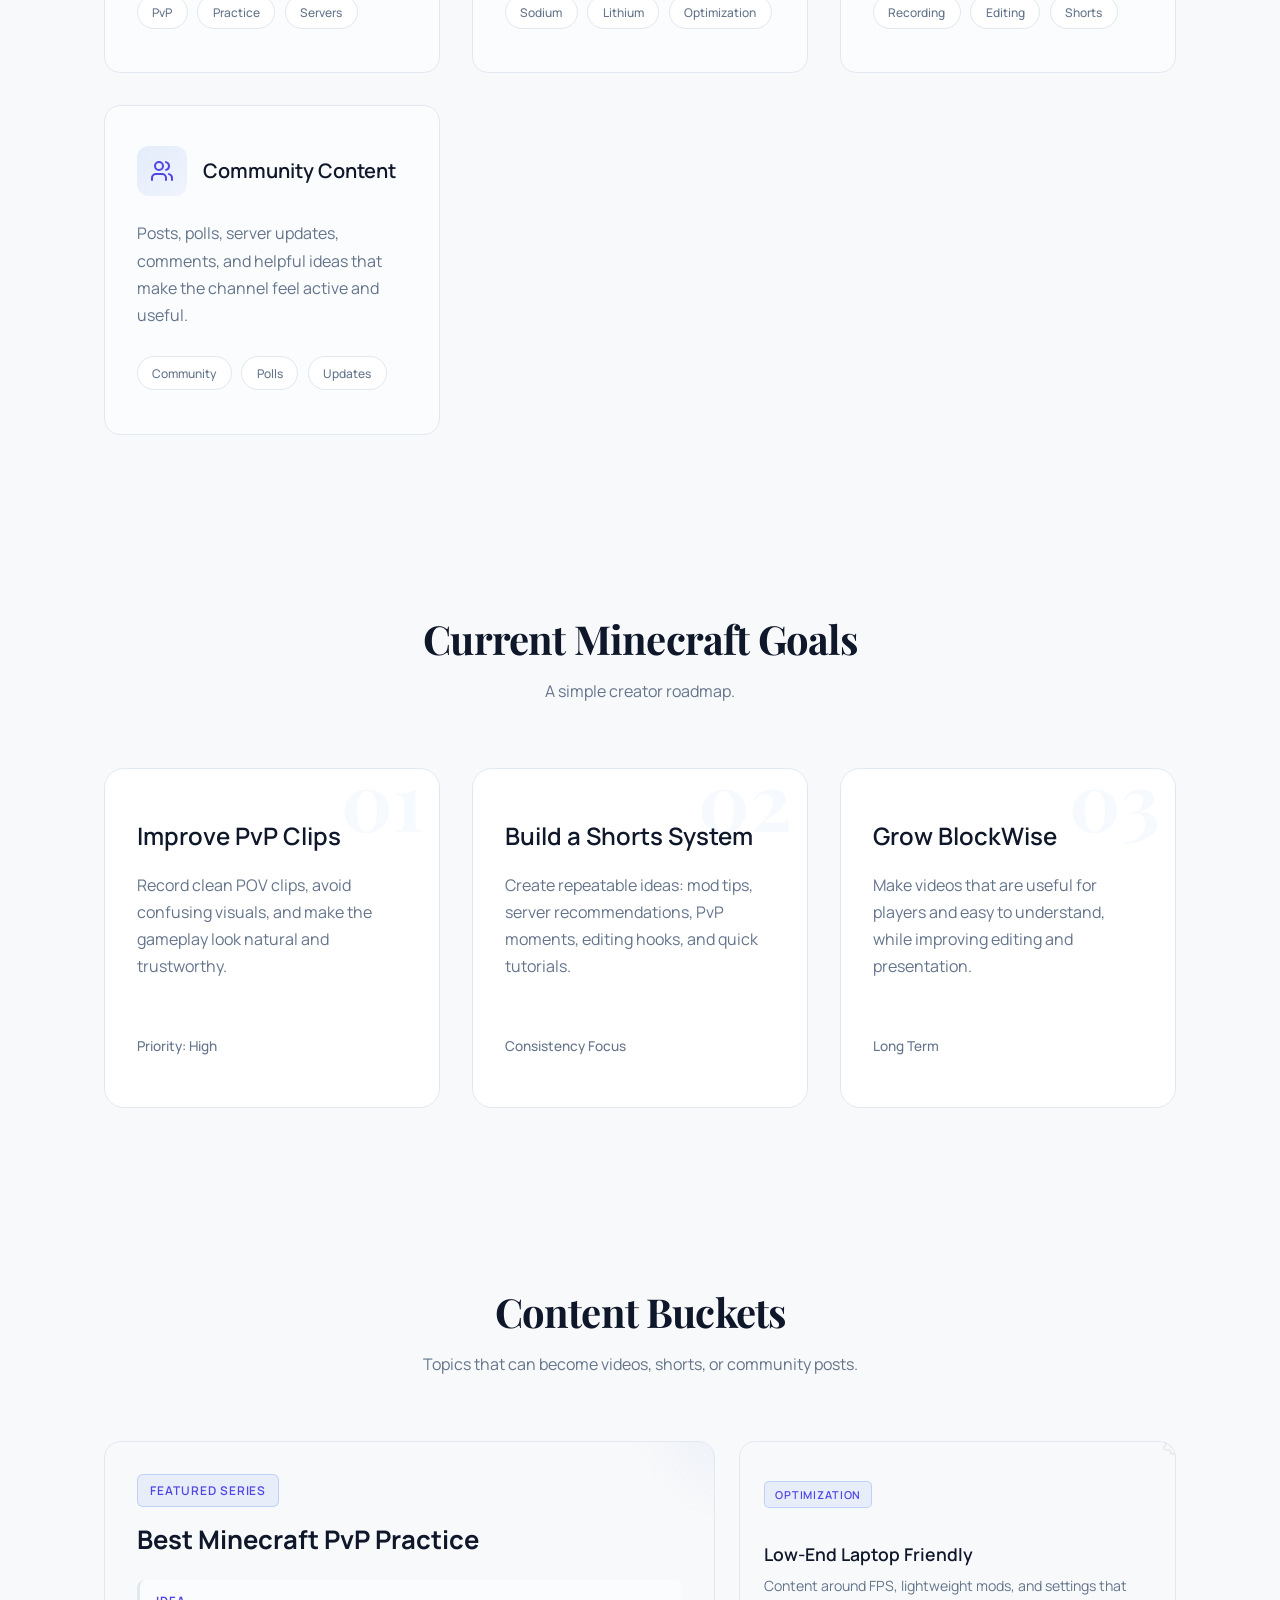
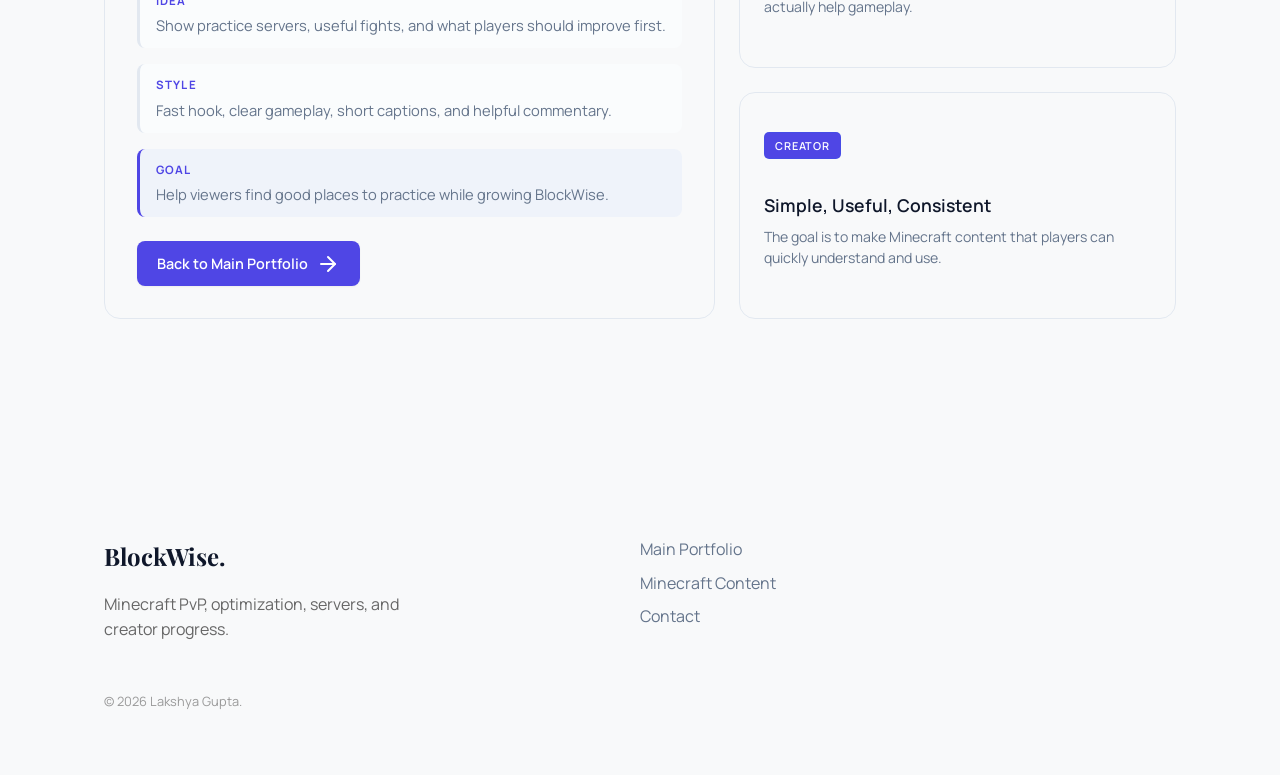
<file: minecraft.html>
<!doctype html>
<html lang="en">

<head>
  <meta charset="UTF-8" />
  <meta name="viewport" content="width=device-width, initial-scale=1.0" />
  <title>Lakshya Gupta — Minecraft & YouTube</title>
  <link rel="icon" type="image/png" href="/assets/images/favicon.webp" />
  <link rel="apple-touch-icon" href="/assets/images/favicon.webp" />
  <meta name="theme-color" content="#ffffff" />
  <meta name="description"
    content="Lakshya Gupta's Minecraft page: PvP, optimization, servers, mods, recording, editing, and BlockWise YouTube content." />
  <meta name="keywords" content="Lakshya Gupta, Minecraft, BlockWise, Minecraft PvP, Minecraft Mods, YouTube Shorts" />
  <meta name="author" content="Lakshya Gupta" />

  <link rel="preconnect" href="https://fonts.googleapis.com" />
  <link rel="preconnect" href="https://fonts.gstatic.com" crossorigin="" />
  <link
    href="https://fonts.googleapis.com/css2?family=Manrope:wght@400;500;600&amp;family=Playfair+Display:ital,wght@0,600;1,600&amp;display=swap"
    rel="stylesheet" />
  <link rel="stylesheet" href="assets/css/style.css?v=5" />
  <script src="/assets/js/lucide.min.js" defer></script>
</head>

<body>
  <div class="preloader" aria-hidden="true">
    <div class="loader-bar"></div>
  </div>

  <header class="navbar" role="banner">
    <div class="container nav-container">
      <a href="/lakshya-portfolio.html" class="brand">LG.</a>
      <nav>
        <ul class="nav-links">
          <li><a href="/lakshya-portfolio.html#about" class="nav-link">About</a></li>
          <li><a href="/lakshya-portfolio.html#achievements" class="nav-link">Achievements</a></li>
          <li><a href="/lakshya-portfolio.html#skills" class="nav-link">Skills</a></li>
          <li><a href="/minecraft.html" class="nav-link" aria-current="page">Minecraft</a></li>
          <li><a href="/lakshya-portfolio.html#contact" class="nav-link">Contact</a></li>
        </ul>
      </nav>
      <div class="nav-cta-wrapper">
        <a href="/lakshya-portfolio.html" class="btn nav-cta-btn">Portfolio</a>
      </div>
      <div class="row mobile-toggle">
        <input type="checkbox" id="hamburger" aria-label="Toggle Navigation Menu" />
        <label for="hamburger" class="hamburger" aria-hidden="true">
          <span class="line"></span>
          <span class="line"></span>
          <span class="line"></span>
        </label>
      </div>
    </div>
  </header>

  <div class="mobile-menu">
    <a href="/lakshya-portfolio.html#about" class="mobile-link">About</a>
    <a href="/lakshya-portfolio.html#achievements" class="mobile-link">Achievements</a>
    <a href="/lakshya-portfolio.html#skills" class="mobile-link">Skills</a>
    <a href="/minecraft.html" class="mobile-link">Minecraft</a>
    <a href="/lakshya-portfolio.html#contact" class="mobile-link">Contact</a>
    <a href="/lakshya-portfolio.html" class="btn mobile-cta">Portfolio</a>
  </div>

  <main id="main-content" role="main">
    <section class="hero container">
      <div class="hero-grid">
        <div class="hero-content fade-in">
          <span class="badge">Minecraft x YouTube</span>
          <h1>BlockWise<br /><em>Minecraft Work.</em></h1>
          <p>
            My Minecraft side focuses on PvP practice, performance mods, recording, editing, server content,
            and simple tips that help players improve.
          </p>
          <div class="hero-actions">
            <a href="#content" class="btn">Content Plan <i data-lucide="arrow-right" size="16"></i></a>
            <a href="/lakshya-portfolio.html" class="btn btn-outline">Back to Portfolio</a>
          </div>

          <div class="ai-stats-bar ai-hero-stats">
            <div class="ai-stat">
              <strong>PvP</strong>
              <span>Main Focus</span>
            </div>
            <div class="ai-stat">
              <strong>Shorts</strong>
              <span>Fast Content</span>
            </div>
          </div>
        </div>
        <div class="hero-img-box fade-in">
          <img src="assets/images/lakshya.png" alt="Minecraft and creator portfolio visual" width="500" fetchpriority="high" />
        </div>
      </div>
    </section>

    <div class="marquee-wrapper">
      <div class="marquee-content">
        <span class="marquee-item">MINECRAFT PVP</span>
        <span class="marquee-item">BLOCKWISE</span>
        <span class="marquee-item">FPS MODS</span>
        <span class="marquee-item">FLOWPVP</span>
        <span class="marquee-item">MCPVP.CLUB</span>
        <span class="marquee-item">SHORTS</span>
        <span class="marquee-item">RECORDING</span>
        <span class="marquee-item">EDITING</span>
        <span class="marquee-item">MINECRAFT PVP</span>
        <span class="marquee-item">BLOCKWISE</span>
        <span class="marquee-item">FPS MODS</span>
        <span class="marquee-item">FLOWPVP</span>
        <span class="marquee-item">MCPVP.CLUB</span>
        <span class="marquee-item">SHORTS</span>
        <span class="marquee-item">RECORDING</span>
        <span class="marquee-item">EDITING</span>
      </div>
    </div>

    <section id="content" class="section-padding container">
      <header class="section-header">
        <h2 class="section-title center-title">Minecraft Content</h2>
        <p class="section-subtitle">
          The type of Minecraft videos and shorts I want to create under BlockWise.
        </p>
      </header>

      <div class="skills-grid">
        <div class="skill-card fade-in">
          <div class="skill-card-header">
            <div class="skill-icon"><i data-lucide="swords"></i></div>
            <h3>PvP Practice</h3>
          </div>
          <p>
            Shorts and videos around PvP practice, fights, mistakes, combos, and server recommendations for improving.
          </p>
          <div class="skill-tags">
            <span class="skill-tag">PvP</span>
            <span class="skill-tag">Practice</span>
            <span class="skill-tag">Servers</span>
          </div>
        </div>

        <div class="skill-card fade-in">
          <div class="skill-card-header">
            <div class="skill-icon"><i data-lucide="zap"></i></div>
            <h3>FPS & Mod Guides</h3>
          </div>
          <p>
            Simple guides for performance mods, settings, launchers, and low-end laptop optimization for smoother gameplay.
          </p>
          <div class="skill-tags">
            <span class="skill-tag">Sodium</span>
            <span class="skill-tag">Lithium</span>
            <span class="skill-tag">Optimization</span>
          </div>
        </div>

        <div class="skill-card fade-in">
          <div class="skill-card-header">
            <div class="skill-icon"><i data-lucide="video"></i></div>
            <h3>Recording & Editing</h3>
          </div>
          <p>
            Testing recording methods, editing styles, cinematic clips, captions, and short-form pacing without killing FPS.
          </p>
          <div class="skill-tags">
            <span class="skill-tag">Recording</span>
            <span class="skill-tag">Editing</span>
            <span class="skill-tag">Shorts</span>
          </div>
        </div>

        <div class="skill-card fade-in">
          <div class="skill-card-header">
            <div class="skill-icon"><i data-lucide="users"></i></div>
            <h3>Community Content</h3>
          </div>
          <p>
            Posts, polls, server updates, comments, and helpful ideas that make the channel feel active and useful.
          </p>
          <div class="skill-tags">
            <span class="skill-tag">Community</span>
            <span class="skill-tag">Polls</span>
            <span class="skill-tag">Updates</span>
          </div>
        </div>
      </div>
    </section>

    <section class="section-padding">
      <div class="container">
        <div class="theme-center-margin-1">
          <h2 class="section-title theme-margin-2">Current Minecraft Goals</h2>
          <p class="theme-w-muted-3">A simple creator roadmap.</p>
        </div>

        <div class="focus-grid">
          <div class="focus-card fade-in">
            <div class="focus-number">01</div>
            <h3>Improve PvP Clips</h3>
            <p>
              Record clean POV clips, avoid confusing visuals, and make the gameplay look natural and trustworthy.
            </p>
            <div class="progress-bar"><div class="progress-fill theme-w-4"></div></div>
            <span class="progress-label">Priority: High</span>
          </div>

          <div class="focus-card fade-in">
            <div class="focus-number">02</div>
            <h3>Build a Shorts System</h3>
            <p>
              Create repeatable ideas: mod tips, server recommendations, PvP moments, editing hooks, and quick tutorials.
            </p>
            <div class="progress-bar"><div class="progress-fill theme-w-5"></div></div>
            <span class="progress-label">Consistency Focus</span>
          </div>

          <div class="focus-card fade-in">
            <div class="focus-number">03</div>
            <h3>Grow BlockWise</h3>
            <p>
              Make videos that are useful for players and easy to understand, while improving editing and presentation.
            </p>
            <div class="progress-bar"><div class="progress-fill theme-w-6"></div></div>
            <span class="progress-label">Long Term</span>
          </div>
        </div>
      </div>
    </section>

    <section class="section-padding container">
      <div class="fade-in theme-center-margin-1">
        <h2 class="section-title theme-margin-8">Content Buckets</h2>
        <p class="theme-muted-9">Topics that can become videos, shorts, or community posts.</p>
      </div>

      <div class="innovation-showcase-grid">
        <div class="feature-column">
          <div class="showcase-card feature">
            <div class="showcase-glow"></div>
            <div class="showcase-content">
              <span class="badge showcase-badge">Featured Series</span>
              <h3 class="showcase-title">Best Minecraft PvP Practice</h3>
              <div class="showcase-details">
                <div class="detail-row">
                  <span class="detail-label">Idea</span>
                  <p>Show practice servers, useful fights, and what players should improve first.</p>
                </div>
                <div class="detail-row">
                  <span class="detail-label">Style</span>
                  <p>Fast hook, clear gameplay, short captions, and helpful commentary.</p>
                </div>
                <div class="detail-row highlight">
                  <span class="detail-label">Goal</span>
                  <p>Help viewers find good places to practice while growing BlockWise.</p>
                </div>
              </div>
              <a href="/lakshya-portfolio.html" class="btn btn-showcase">Back to Main Portfolio <i data-lucide="arrow-right"></i></a>
            </div>
          </div>
        </div>

        <div class="showcase-column">
          <div class="showcase-card secondary">
            <div class="showcase-bg icon-bg"><i data-lucide="settings"></i></div>
            <div class="showcase-content">
              <span class="badge compact">Optimization</span>
              <h4>Low-End Laptop Friendly</h4>
              <p class="showcase-desc">Content around FPS, lightweight mods, and settings that actually help gameplay.</p>
            </div>
          </div>

          <div class="showcase-card secondary highlight-bg">
            <div class="showcase-content">
              <span class="badge compact solid">Creator</span>
              <h4>Simple, Useful, Consistent</h4>
              <p class="showcase-desc">The goal is to make Minecraft content that players can quickly understand and use.</p>
            </div>
          </div>
        </div>
      </div>
    </section>
  </main>

  <footer>
    <div class="container footer-grid">
      <div class="footer-brand">
        <h4>BlockWise.</h4>
        <p class="theme-w-31">Minecraft PvP, optimization, servers, and creator progress.</p>
      </div>
      <div>
        <ul class="footer-links">
          <li><a href="/lakshya-portfolio.html">Main Portfolio</a></li>
          <li><a href="/minecraft.html#content">Minecraft Content</a></li>
          <li><a href="/lakshya-portfolio.html#contact">Contact</a></li>
        </ul>
      </div>
    </div>
    <div class="container theme-margin-32">
      © <span id="current-year"></span> Lakshya Gupta.
    </div>
  </footer>

  <button id="scroll-top-btn" class="scroll-top-btn" aria-label="Scroll to top">
    <i data-lucide="arrow-up" size="24" aria-hidden="true"></i>
  </button>

  <script src="assets/js/script.js?v=5" defer></script>
</body>

</html>
</file>
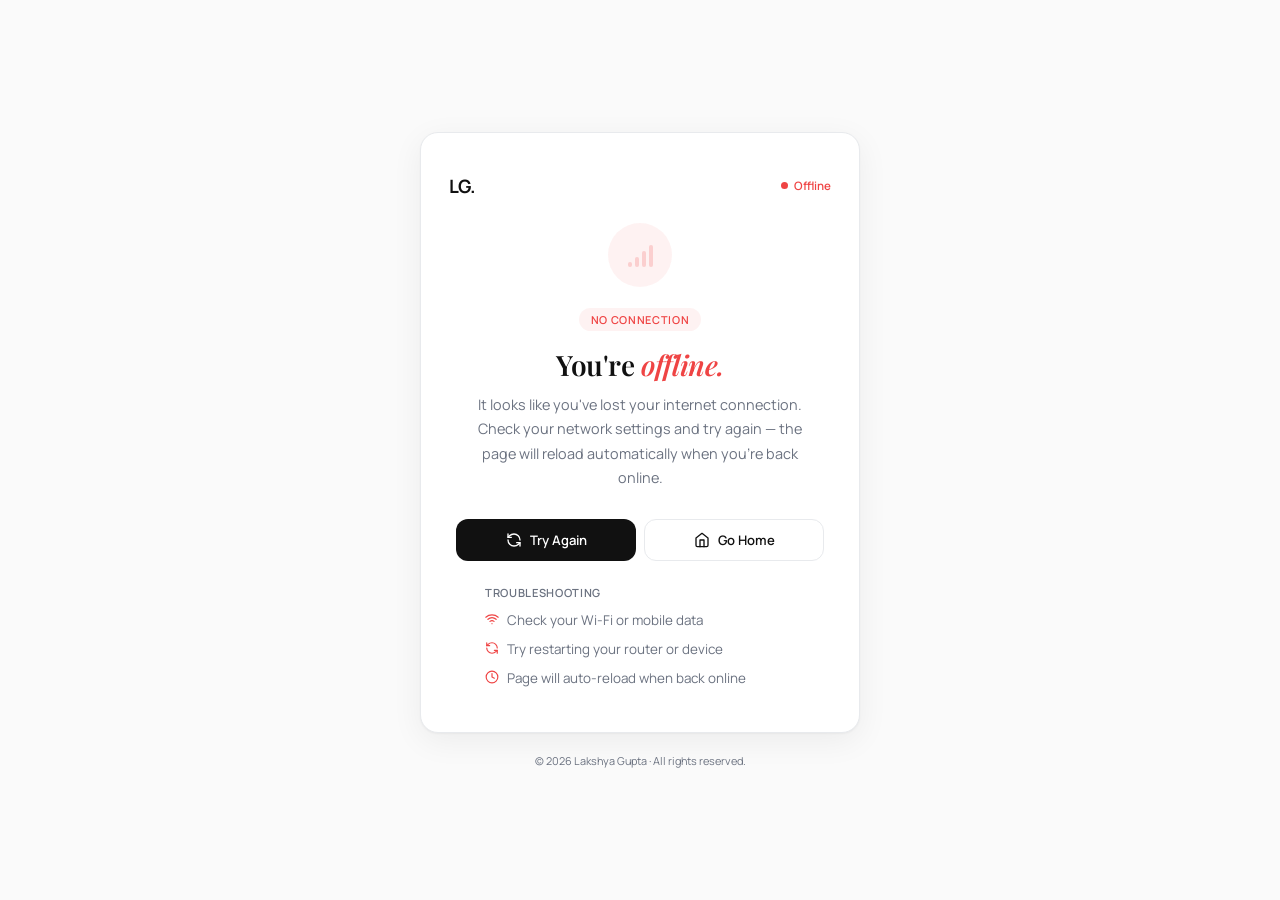
<file: offline.html>
<!doctype html>
<html lang="en">
  <head>
    <meta charset="UTF-8" />
    <meta name="viewport" content="width=device-width, initial-scale=1.0" />
    <title>You're Offline — Lakshya Gupta</title>
    <link rel="icon" type="image/png" href="/assets/images/favicon.webp" />
    <link rel="apple-touch-icon" href="/assets/images/favicon.webp" />
    <meta name="theme-color" content="#fafafa" />
    <meta name="robots" content="noindex, nofollow" />
    <meta name="description" content="You appear to be offline. Check your internet connection and try again." />
    <meta property="og:title" content="Offline — Lakshya Gupta" />
    <meta property="og:description" content="You appear to be offline. Check your connection." />
    <meta property="og:type" content="website" />
    <meta property="og:url" content="https://lakshyagupta.qzz.io/offline" />
    <meta property="og:site_name" content="Lakshya Gupta" />
    <meta name="twitter:card" content="summary" />
    <meta name="twitter:site" content="@Lakshyagupta" />
    <meta name="twitter:url" content="https://lakshyagupta.qzz.io/offline" />
    <link rel="canonical" href="https://lakshyagupta.qzz.io/offline" />
    <link rel="preconnect" href="https://fonts.googleapis.com" />
    <link rel="preconnect" href="https://fonts.gstatic.com" crossorigin="" />
    <link href="https://fonts.googleapis.com/css2?family=Manrope:wght@400;500;600;700&family=Playfair+Display:ital,wght@0,600;1,600&display=swap" rel="stylesheet" />
    <style>
      *,*::before,*::after{box-sizing:border-box;margin:0;padding:0}
      :root{
        --bg:#fafafa;--surface:#fff;--text:#111;--muted:#6b7280;
        --red:#ef4444;--red-bg:rgba(239,68,68,.07);
        --green:#10b981;
        --border:#e8eaed;--radius:18px;
        --body:'Manrope',system-ui,sans-serif;
        --fancy:'Playfair Display',Georgia,serif;
      }
      html{height:100%}
      body{
        min-height:100%;display:flex;flex-direction:column;
        align-items:center;justify-content:center;
        font-family:var(--body);background:var(--bg);color:var(--text);
        padding:16px;-webkit-font-smoothing:antialiased;
      }

      
      .card{
        width:100%;max-width:440px;
        background:var(--surface);border:1px solid var(--border);
        border-radius:var(--radius);
        padding:40px 28px 36px;text-align:center;
        box-shadow:0 1px 2px rgba(0,0,0,.04),0 8px 32px rgba(0,0,0,.06);
        animation:up .65s cubic-bezier(.16,1,.3,1) both;
      }
      @keyframes up{
        from{opacity:0;transform:translateY(20px)}
        to{opacity:1;transform:translateY(0)}
      }

      
      .top-bar{
        display:flex;align-items:center;justify-content:space-between;
        margin-bottom:24px;
      }
      .brand{
        font-weight:700;font-size:1.15rem;letter-spacing:-.03em;
        color:var(--text);text-decoration:none;
      }
      .status{
        display:flex;align-items:center;gap:6px;
        font-size:.72rem;font-weight:600;color:var(--red);
      }
      .status-dot{
        width:7px;height:7px;border-radius:50%;background:var(--red);
        animation:blink-dot 1.4s ease-in-out infinite;
      }
      @keyframes blink-dot{
        0%,100%{opacity:1}50%{opacity:.25}
      }

      
      .icon-ring{
        width:64px;height:64px;border-radius:50%;
        background:var(--red-bg);
        display:flex;align-items:center;justify-content:center;
        margin:0 auto 20px;
      }
      .bars{
        display:flex;gap:3px;align-items:flex-end;height:24px;
      }
      .bars span{
        width:4px;border-radius:2px;background:var(--red);opacity:.2;
      }
      .bars span:nth-child(1){height:5px; animation:wave 2s ease-in-out infinite}
      .bars span:nth-child(2){height:10px;animation:wave 2s ease-in-out .2s infinite}
      .bars span:nth-child(3){height:16px;animation:wave 2s ease-in-out .4s infinite}
      .bars span:nth-child(4){height:22px;animation:wave 2s ease-in-out .6s infinite}
      @keyframes wave{
        0%,100%{opacity:.15}50%{opacity:.55}
      }

      
      .badge{
        display:inline-block;padding:4px 12px;border-radius:100px;
        font-size:.68rem;font-weight:600;letter-spacing:.06em;
        text-transform:uppercase;
        background:var(--red-bg);color:var(--red);
        margin-bottom:16px;
      }

      h1{
        font-family:var(--fancy);
        font-size:clamp(1.35rem,4.5vw,1.75rem);
        font-weight:600;line-height:1.3;margin-bottom:10px;
        letter-spacing:-.015em;
      }
      h1 em{font-style:italic;color:var(--red)}

      .desc{
        color:var(--muted);font-size:clamp(.82rem,2.4vw,.9rem);
        line-height:1.7;margin:0 auto 28px;max-width:340px;
      }

      
      .actions{
        display:flex;flex-direction:column;gap:8px;
        margin-bottom:24px;
      }
      .btn{
        display:flex;align-items:center;justify-content:center;gap:8px;
        padding:11px 18px;border-radius:12px;
        font-size:.82rem;font-weight:600;
        text-decoration:none;font-family:var(--body);
        cursor:pointer;transition:all .2s ease;
      }
      .btn svg{width:16px;height:16px;flex-shrink:0}
      .btn-dark{background:var(--text);color:#fff;border:none}
      .btn-dark:hover{transform:translateY(-1px);box-shadow:0 4px 12px rgba(0,0,0,.2)}
      .btn-light{background:var(--surface);color:var(--text);border:1px solid var(--border)}
      .btn-light:hover{transform:translateY(-1px);box-shadow:0 4px 12px rgba(0,0,0,.08);border-color:#2563eb;color:#2563eb}

      
      .tips{text-align:left;max-width:310px;margin:0 auto}
      .tips-label{
        font-size:.7rem;font-weight:600;text-transform:uppercase;
        letter-spacing:.06em;color:var(--muted);margin-bottom:10px;
      }
      .tips ul{list-style:none;padding:0}
      .tips li{
        display:flex;align-items:flex-start;gap:8px;
        font-size:clamp(.78rem,2.2vw,.84rem);
        color:var(--muted);line-height:1.55;margin-bottom:8px;
      }
      .tips li svg{
        width:14px;height:14px;flex-shrink:0;margin-top:2px;color:var(--red);
      }

      
      .foot{
        margin-top:20px;font-size:.68rem;color:var(--muted);
        text-align:center;animation:up .65s cubic-bezier(.16,1,.3,1) .2s both;
      }

      
      .toast{
        position:fixed;top:16px;left:50%;
        transform:translateX(-50%) translateY(-100px);
        background:var(--green);color:#fff;
        padding:10px 20px;border-radius:12px;
        font-size:.82rem;font-weight:600;
        box-shadow:0 6px 20px rgba(16,185,129,.35);
        z-index:100;display:flex;align-items:center;gap:6px;
        transition:transform .45s cubic-bezier(.16,1,.3,1);
        white-space:nowrap;
      }
      .toast.show{transform:translateX(-50%) translateY(0)}
      .toast svg{width:16px;height:16px}

      
      @media(min-width:420px){
        .actions{flex-direction:row;justify-content:center}
        .btn{flex:1;max-width:180px}
      }
      @media(max-width:350px){
        .card{padding:32px 20px 28px;border-radius:14px}
        .icon-ring{width:56px;height:56px;margin-bottom:16px}
        .brand{font-size:1.05rem}
        .top-bar{margin-bottom:20px}
      }
    </style>
  </head>
  <body>
    <div class="card">
      <div class="top-bar">
        <a href="/" class="brand">LG.</a>
        <div class="status">
          <div class="status-dot" id="dot"></div>
          <span id="statusLabel">Offline</span>
        </div>
      </div>

      <div class="icon-ring">
        <div class="bars">
          <span></span><span></span><span></span><span></span>
        </div>
      </div>

      <div class="badge">No Connection</div>
      <h1>You're <em>offline.</em></h1>
      <p class="desc">It looks like you've lost your internet connection. Check your network settings and try again — the page will reload automatically when you're back online.</p>

      <div class="actions">
        <button class="btn btn-dark" onclick="window.location.reload()">
          <svg xmlns="http://www.w3.org/2000/svg" viewBox="0 0 24 24" fill="none" stroke="currentColor" stroke-width="2" stroke-linecap="round" stroke-linejoin="round"><path d="M21 12a9 9 0 0 0-9-9 9.75 9.75 0 0 0-6.74 2.74L3 8"/><path d="M3 3v5h5"/><path d="M3 12a9 9 0 0 0 9 9 9.75 9.75 0 0 0 6.74-2.74L21 16"/><path d="M16 16h5v5"/></svg>
          Try Again
        </button>
        <a href="/" class="btn btn-light">
          <svg xmlns="http://www.w3.org/2000/svg" viewBox="0 0 24 24" fill="none" stroke="currentColor" stroke-width="2" stroke-linecap="round" stroke-linejoin="round"><path d="m3 9 9-7 9 7v11a2 2 0 0 1-2 2H5a2 2 0 0 1-2-2z"/><polyline points="9 22 9 12 15 12 15 22"/></svg>
          Go Home
        </a>
      </div>

      <div class="tips">
        <div class="tips-label">Troubleshooting</div>
        <ul>
          <li>
            <svg xmlns="http://www.w3.org/2000/svg" viewBox="0 0 24 24" fill="none" stroke="currentColor" stroke-width="2" stroke-linecap="round" stroke-linejoin="round"><path d="M5 12.55a11 11 0 0 1 14.08 0"/><path d="M1.42 9a16 16 0 0 1 21.16 0"/><path d="M8.53 16.11a6 6 0 0 1 6.95 0"/><line x1="12" x2="12.01" y1="20" y2="20"/></svg>
            Check your Wi-Fi or mobile data
          </li>
          <li>
            <svg xmlns="http://www.w3.org/2000/svg" viewBox="0 0 24 24" fill="none" stroke="currentColor" stroke-width="2" stroke-linecap="round" stroke-linejoin="round"><path d="M21 12a9 9 0 0 0-9-9 9.75 9.75 0 0 0-6.74 2.74L3 8"/><path d="M3 3v5h5"/><path d="M3 12a9 9 0 0 0 9 9 9.75 9.75 0 0 0 6.74-2.74L21 16"/><path d="M16 16h5v5"/></svg>
            Try restarting your router or device
          </li>
          <li>
            <svg xmlns="http://www.w3.org/2000/svg" viewBox="0 0 24 24" fill="none" stroke="currentColor" stroke-width="2" stroke-linecap="round" stroke-linejoin="round"><circle cx="12" cy="12" r="10"/><polyline points="12 6 12 12 16 14"/></svg>
            Page will auto-reload when back online
          </li>
        </ul>
      </div>
    </div>

    <div class="toast" id="toast">
      <svg xmlns="http://www.w3.org/2000/svg" viewBox="0 0 24 24" fill="none" stroke="currentColor" stroke-width="2" stroke-linecap="round" stroke-linejoin="round"><path d="M22 11.08V12a10 10 0 1 1-5.93-9.14"/><polyline points="22 4 12 14.01 9 11.01"/></svg>
      Back online!
    </div>

    <div class="foot">© 2026 Lakshya Gupta · All rights reserved.</div>

    <script>
      window.addEventListener('online', function(){
        var d = document.getElementById('dot');
        var l = document.getElementById('statusLabel');
        var t = document.getElementById('toast');
        if(d){d.style.background='#10b981';d.style.animation='none'}
        if(l){l.textContent='Online';l.style.color='#10b981'}
        if(t){t.classList.add('show')}
        setTimeout(function(){
          var r = sessionStorage.getItem('offline_return_url');
          window.location.href = r || '/';
        }, 1800);
      });
    </script>
  </body>
</html>
</file>
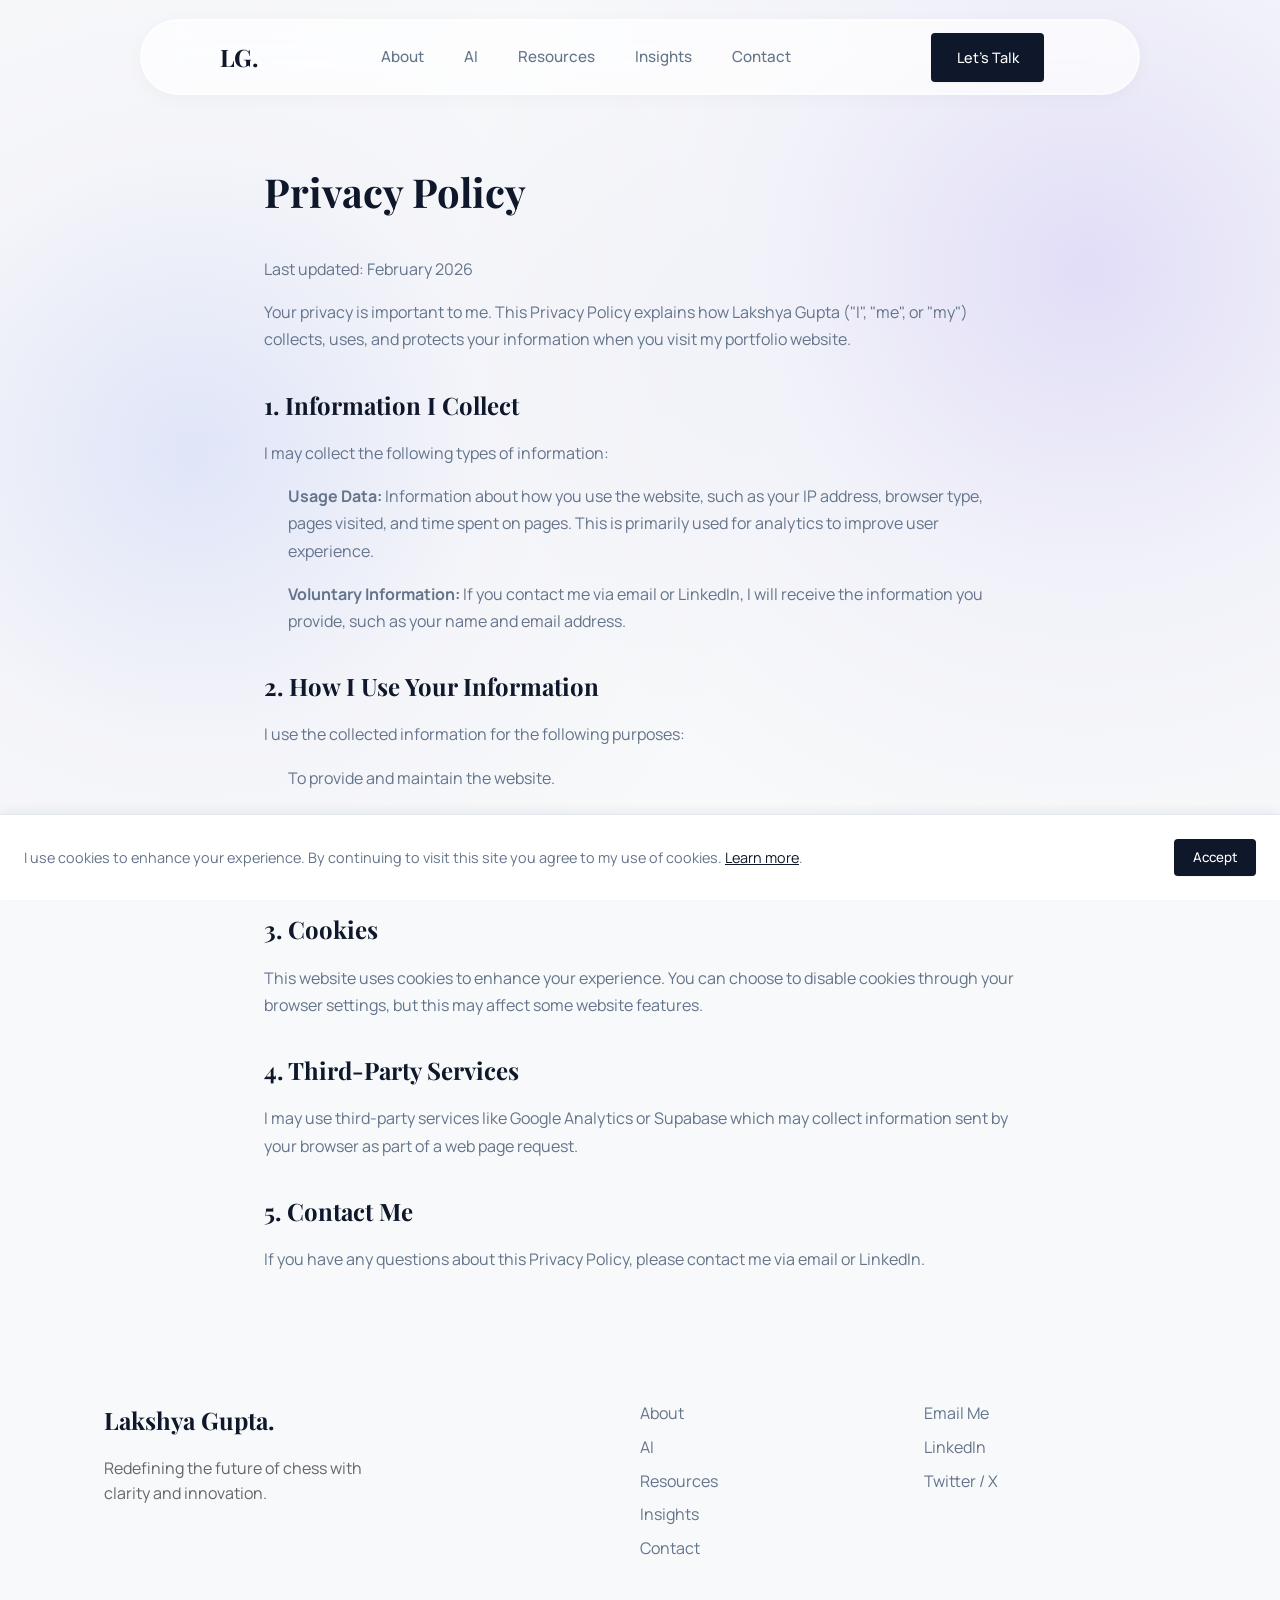
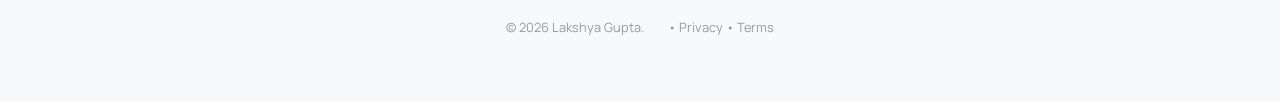
<file: privacy.html>
<!doctype html>
<html lang="en">

<head>
  <meta charset="UTF-8" />
  <meta name="viewport" content="width=device-width, initial-scale=1.0" />
  <title>Privacy Policy — Lakshya Gupta</title>
  <link rel="icon" type="image/png" href="/assets/images/favicon.webp" />
  <link rel="apple-touch-icon" href="/assets/images/favicon.webp" />
  <link rel="manifest" href="/manifest.json" />
  <meta name="robots" content="index, follow, max-image-preview:large, max-snippet:-1, max-video-preview:-1" />
  <meta name="theme-color" content="#ffffff" />
  <link rel="author" href="/humans.txt" />
  <meta name="description" content="Privacy Policy for Lakshya Gupta's portfolio." />
  <meta name="keywords"
    content="Lakshya Gupta, Chess Player, Chess Technology, AI in Chess, Python, Web Development, Strategy" />
  <meta name="author" content="Lakshya Gupta" />

  <meta property="og:type" content="website" />
  <meta property="og:url" content="https://lakshyagupta.qzz.io/privacy" />
  <meta property="og:title" content="Privacy Policy — Lakshya Gupta" />
  <meta property="og:description" content="Privacy Policy for Lakshya Gupta's portfolio." />
  <meta property="og:image" content="https://lakshyagupta.qzz.io/assets/images/lakshya.png" />
  <meta property="og:site_name" content="Lakshya Gupta" />
  <meta property="og:locale" content="en_US" />

  <meta name="twitter:card" content="summary_large_image" />
  <meta name="twitter:site" content="@Lakshyagupta" />
  <meta name="twitter:url" content="https://lakshyagupta.qzz.io/privacy" />
  <meta name="twitter:title" content="Privacy Policy — Lakshya Gupta" />
  <meta name="twitter:description" content="Privacy Policy for Lakshya Gupta's portfolio." />
  <meta name="twitter:image" content="https://lakshyagupta.qzz.io/assets/images/lakshya.png" />
  <link rel="alternate" type="application/rss+xml" title="Lakshya's Pulse - RSS Feed"
    href="https://lakshyagupta.qzz.io/rss.xml" />
  <link rel="canonical" href="https://lakshyagupta.qzz.io/privacy" />
  <link rel="preconnect" href="https://fonts.googleapis.com" />
  <link rel="preconnect" href="https://fonts.gstatic.com" crossorigin="" />
  <link
    href="https://fonts.googleapis.com/css2?family=Manrope:wght@400;500;600&amp;family=Playfair+Display:ital,wght@0,600;1,600&amp;display=swap"
    rel="stylesheet" />
  <link rel="stylesheet" href="assets/css/style.css?v=5" />
  <script src="/assets/js/lucide.min.js" defer></script>
  <script src="/assets/js/supabase.min.js" defer></script>
  <script src="/assets/js/supabase-config.js" defer></script>
  <meta name="twitter:creator" content="@Lakshyagupta" />
  <script type="application/ld+json">
      {
        "@context": "https://schema.org",
        "@type": "WebPage",
        "name": "Privacy Policy — Lakshya Gupta",
        "description": "Privacy Policy for Lakshya Gupta's portfolio.",
        "url": "https://lakshyagupta.qzz.io/privacy",
        "author": { "@type": "Person", "name": "Lakshya Gupta" }
      }
    </script>
  <script type="application/ld+json">
      {
        "@context": "https://schema.org",
        "@type": "BreadcrumbList",
        "itemListElement": [
          {
            "@type": "ListItem",
            "position": 1,
            "name": "Home",
            "item": "https://lakshyagupta.qzz.io/"
          },
          {
            "@type": "ListItem",
            "position": 2,
            "name": "Privacy Policy",
            "item": "https://lakshyagupta.qzz.io/privacy"
          }
        ]
      }
    </script>
</head>

<body class="privacy-page">
  <div class="preloader">
    <div class="loader-bar"></div>
  </div>
  <header class="navbar" role="banner">
    <div class="container nav-container">
      <a href="/" class="brand">LG.</a>
      <nav>
        <ul class="nav-links">
          <li><a href="/#about" class="nav-link">About</a></li>
          <li><a href="/ai.html" class="nav-link">AI</a></li>
          <li><a href="/resources.html" class="nav-link">Resources</a></li>
          <li><a href="/blog.html" class="nav-link">Insights</a></li>
          <li><a href="/contact.html" class="nav-link">Contact</a></li>
        </ul>
      </nav>
      <div class="nav-cta-wrapper">
        <a href="/contact.html" class="btn nav-cta-btn">Let's Talk</a>
      </div>
      <div class="row mobile-toggle">
        <input type="checkbox" id="hamburger" aria-label="Toggle Navigation Menu" />
        <label for="hamburger" class="hamburger" aria-hidden="true">
          <span class="line"></span>
          <span class="line"></span>
          <span class="line"></span>
        </label>
      </div>
    </div>
  </header>

  <div class="mobile-menu">
    <a href="/#about" class="mobile-link">About</a>
    <a href="/ai.html" class="mobile-link">AI</a>
    <a href="/resources.html" class="mobile-link">Resources</a>
    <a href="/blog.html" class="mobile-link">Insights</a>
    <a href="/contact.html" class="mobile-link">Contact</a>
    <a href="/contact.html" class="btn mobile-cta">Let's Talk</a>
  </div>

  <main id="main-content" class="policy-content fade-in" role="main">
    <h1>Privacy Policy</h1>
    <p>Last updated: February 2026</p>

    <p>
      Your privacy is important to me. This Privacy Policy explains how
      Lakshya Gupta ("I", "me", or "my") collects, uses, and protects your
      information when you visit my portfolio website.
    </p>

    <h2>1. Information I Collect</h2>
    <p>I may collect the following types of information:</p>
    <ul>
      <li>
        <strong>Usage Data:</strong> Information about how you use the
        website, such as your IP address, browser type, pages visited, and
        time spent on pages. This is primarily used for analytics to improve
        user experience.
      </li>
      <li>
        <strong>Voluntary Information:</strong> If you contact me via email or
        LinkedIn, I will receive the information you provide, such as your
        name and email address.
      </li>
    </ul>

    <h2>2. How I Use Your Information</h2>
    <p>I use the collected information for the following purposes:</p>
    <ul>
      <li>To provide and maintain the website.</li>
      <li>
        To monitor usage and analyze trends to improve content and
        functionality.
      </li>
      <li>To communicate with you if you have reached out to me.</li>
    </ul>

    <h2>3. Cookies</h2>
    <p>
      This website uses cookies to enhance your experience. You can choose to
      disable cookies through your browser settings, but this may affect some
      website features.
    </p>

    <h2>4. Third-Party Services</h2>
    <p>
      I may use third-party services like Google Analytics or Supabase which
      may collect information sent by your browser as part of a web page
      request.
    </p>

    <h2>5. Contact Me</h2>
    <p>
      If you have any questions about this Privacy Policy, please contact me
      via email or
      <a href="https://www.linkedin.com/in/lakshya" target="_blank" rel="noopener noreferrer">LinkedIn</a>.
    </p>
  </main>

  <footer role="contentinfo">
    <div class="container footer-grid">
      <div class="footer-brand">
        <h4>Lakshya Gupta.</h4>
        <p class="footer-desc">
          Redefining the future of chess with clarity and innovation.
        </p>
      </div>
      <div>
        <ul class="footer-links">
          <li><a href="/#about">About</a></li>
          <li><a href="/ai.html">AI</a></li>
          <li><a href="/resources.html">Resources</a></li>
          <li><a href="/blog.html">Insights</a></li>
          <li><a href="/contact.html">Contact</a></li>
        </ul>
      </div>
      <div>
        <ul class="footer-links">
          <li><a href="mailto:lakshyagupta@gmail.com">Email Me</a></li>
          <li>
            <a href="https://www.linkedin.com/in/lakshya" target="_blank" rel="noopener noreferrer">LinkedIn</a>
          </li>
          <li>
            <a href="https://x.com/Lakshyagupta" target="_blank" rel="noopener noreferrer">Twitter / X</a>
          </li>
        </ul>
      </div>
    </div>
    <div class="container footer-bottom theme-center-40">
      <span>© <span id="current-year"></span> Lakshya Gupta.</span>
      <span class="footer-legal">
        •
        <a href="/privacy.html" target="_blank" class="theme-41" rel="noopener noreferrer">Privacy</a>
        •
        <a href="/terms.html" target="_blank" class="theme-41" rel="noopener noreferrer">Terms</a>
      </span>
    </div>
  </footer>

  <button id="scroll-top-btn" class="scroll-top-btn" aria-label="Scroll to top">
    <i data-lucide="arrow-up" size="24" aria-hidden="true"></i>
  </button>

  <script src="assets/js/search.js" defer></script>
  <script src="assets/js/supabase-config.js" defer></script>
  <script src="assets/js/script.js?v=5" defer></script>
</body>

</html>
</file>
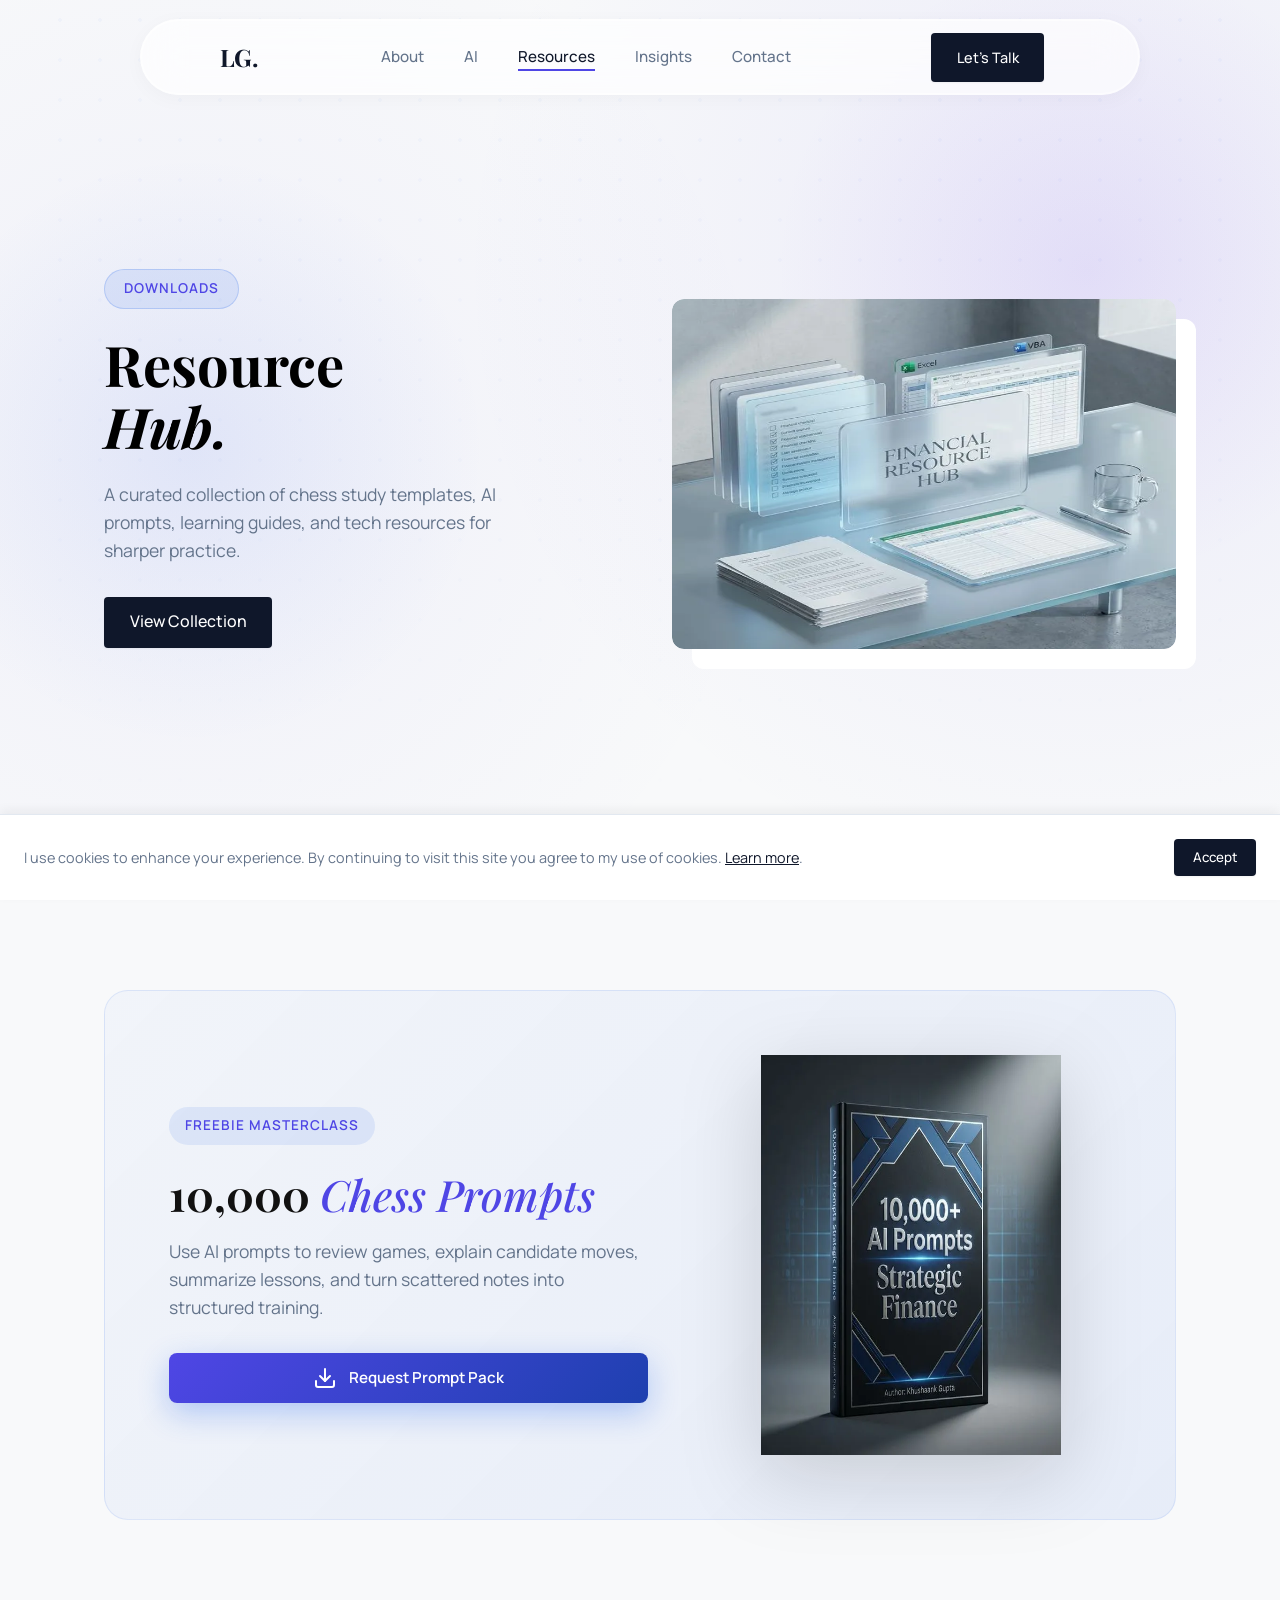
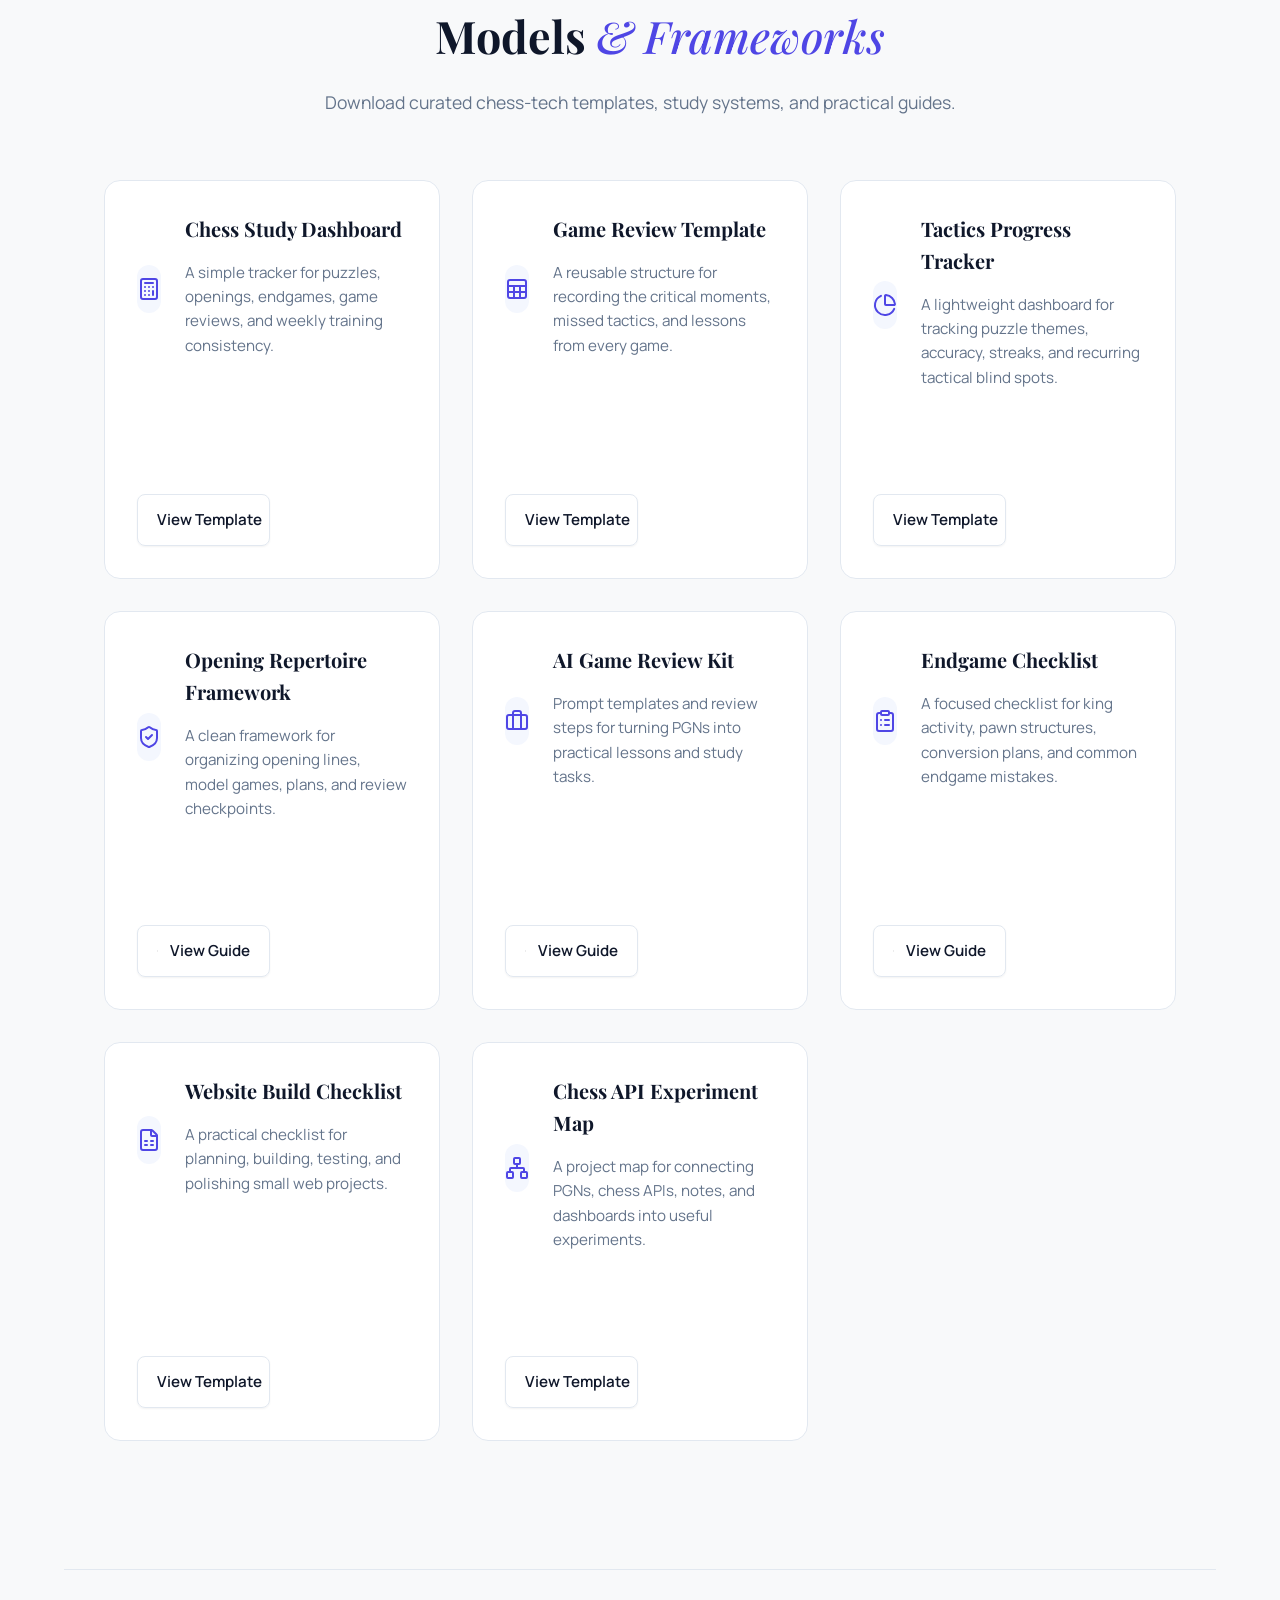
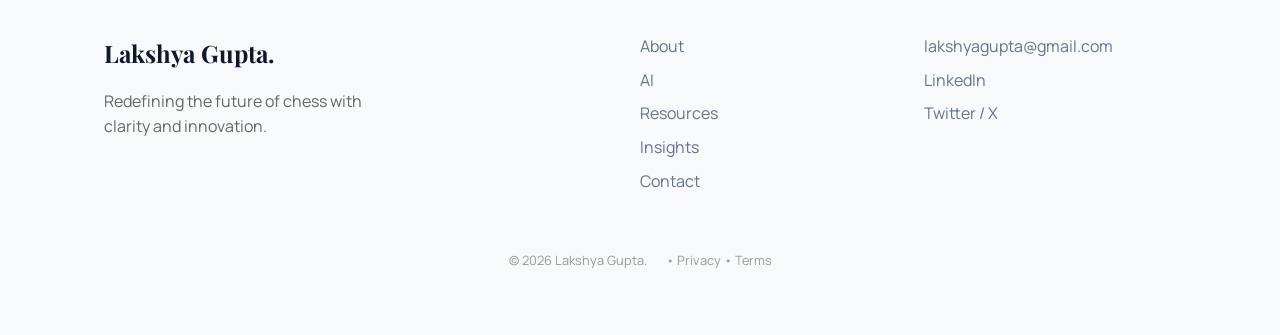
<file: resources.html>
<!doctype html>
<html lang="en">

<head>
  <meta charset="UTF-8" />
  <meta name="viewport" content="width=device-width, initial-scale=1.0" />
  <title>
    Resource Hub | Chess Tools, AI Prompts, &amp; Study Guides | Lakshya
    Gupta
  </title>
  <link rel="icon" type="image/png" href="/assets/images/favicon.webp" />
  <link rel="apple-touch-icon" href="/assets/images/favicon.webp" />
  <link rel="manifest" href="/manifest.json" />
  <meta name="theme-color" content="#ffffff" />
  <meta name="description"
    content="Download chess study templates, AI prompts, coding resources, and strategic learning guides." />
  <meta name="keywords"
    content="Lakshya Gupta, Chess Player, Chess Technology, AI in Chess, Python, Study Tools, Web Development" />
  <meta name="author" content="Lakshya Gupta" />
  <link rel="author" href="/humans.txt" />
  <link rel="search" type="application/opensearchdescription+xml" title="Lakshya Gupta" href="/opensearch.xml" />
  <link rel="canonical" href="https://lakshyagupta.qzz.io/resources" />
  <link rel="alternate" type="application/rss+xml" title="Lakshya's Pulse - RSS Feed"
    href="https://lakshyagupta.qzz.io/rss.xml" />

  <meta property="og:title" content="Resource Hub | Chess Tools, AI Prompts, &amp; Study Guides | Lakshya Gupta" />
  <meta property="og:description"
    content="Download chess study templates, AI prompts, coding resources, and strategic learning guides." />
  <meta property="og:type" content="website" />
  <meta property="og:url" content="https://lakshyagupta.qzz.io/resources" />
  <meta property="og:image" content="https://lakshyagupta.qzz.io/assets/images/lakshya.png" />

  <meta name="twitter:card" content="summary_large_image" />
  <meta name="twitter:url" content="https://lakshyagupta.qzz.io/resources" />
  <meta name="twitter:title" content="Resource Hub | Chess Tools, AI Prompts, &amp; Study Guides | Lakshya Gupta" />
  <meta name="twitter:description"
    content="Download chess study templates, AI prompts, coding resources, and strategic learning guides." />
  <meta name="twitter:image" content="https://lakshyagupta.qzz.io/assets/images/lakshya.png" />

  <link rel="preconnect" href="https://fonts.googleapis.com" />
  <link rel="preconnect" href="https://fonts.gstatic.com" crossorigin="" />
  <link
    href="https://fonts.googleapis.com/css2?family=Manrope:wght@300;400;500;600;700&amp;family=Playfair+Display:ital,wght@0,500;0,600;1,500&amp;display=swap"
    rel="stylesheet" />
  <link rel="stylesheet" href="/assets/css/style.css?v=5" />
  <script src="/assets/js/lucide.min.js" defer></script>
  <script src="/assets/js/supabase.min.js" defer></script>
  <meta property="og:site_name" content="Lakshya Gupta" />
  <meta property="og:locale" content="en_US" />
  <meta name="twitter:site" content="@Lakshyagupta" />
  <meta name="twitter:creator" content="@Lakshyagupta" />
  <script type="application/ld+json">
      {
        "@context": "https://schema.org",
        "@type": "CollectionPage",
        "name": "Resource Hub | Chess Tools, AI Prompts, & Study Guides | Lakshya Gupta",
        "description": "Download chess study templates, AI prompts, coding resources, and practical learning guides.",
        "url": "https://lakshyagupta.qzz.io/resources",
        "author": { "@type": "Person", "name": "Lakshya Gupta" },
        "hasPart": [
          {
            "@type": "Book",
            "name": "10,000 Chess Prompts Masterclass"
          },
          {
            "@type": "SoftwareApplication",
            "name": "Chess Study Dashboard",
            "applicationCategory": "EducationalApplication"
          },
          {
            "@type": "SoftwareApplication",
            "name": "Game Review Template",
            "applicationCategory": "EducationalApplication"
          }
        ]
      }
    </script>
  <script type="application/ld+json">
      {
        "@context": "https://schema.org",
        "@type": "BreadcrumbList",
        "itemListElement": [
          {
            "@type": "ListItem",
            "position": 1,
            "name": "Home",
            "item": "https://lakshyagupta.qzz.io/"
          },
          {
            "@type": "ListItem",
            "position": 2,
            "name": "Resources",
            "item": "https://lakshyagupta.qzz.io/resources"
          }
        ]
      }
    </script>

  <meta name="robots" content="index, follow, max-image-preview:large, max-snippet:-1, max-video-preview:-1" />
</head>

<body class="resources-page">
  <div class="preloader" aria-hidden="true">
    <div class="loader-bar"></div>
  </div>
  <header class="navbar">
    <div class="container nav-container">
      <a href="/" class="brand">LG.</a>
      <nav>
        <ul class="nav-links">
          <li><a href="/#about" class="nav-link">About</a></li>
          <li><a href="/ai.html" class="nav-link">AI</a></li>
          <li><a href="/resources.html" class="nav-link active">Resources</a></li>
          <li><a href="/blog.html" class="nav-link">Insights</a></li>
          <li><a href="/contact.html" class="nav-link">Contact</a></li>
        </ul>
      </nav>
      <div class="nav-cta-wrapper">
        <a href="/contact.html" class="btn nav-cta-btn">Let's Talk</a>
      </div>
      <div class="row mobile-toggle">
        <input type="checkbox" id="hamburger" aria-label="Toggle Navigation Menu" />
        <label for="hamburger" class="hamburger" aria-hidden="true">
          <span class="line"></span>
          <span class="line"></span>
          <span class="line"></span>
        </label>
      </div>
    </div>
  </header>

  <div class="mobile-menu">
    <a href="/#about" class="mobile-link">About</a>
    <a href="/ai.html" class="mobile-link">AI</a>
    <a href="/resources.html" class="mobile-link">Resources</a>
    <a href="/blog.html" class="mobile-link">Insights</a>
    <a href="/contact.html" class="mobile-link">Contact</a>
    <a href="/contact.html" class="btn mobile-cta">Let's Talk</a>
  </div>

  <main id="main-content">
    <section class="hero container ai-hero">
      <div class="hero-grid">
        <div class="hero-content fade-in">
          <span class="badge">Downloads</span>
          <h1>Resource <br /><em>Hub.</em></h1>
          <p>
            A curated collection of chess study templates, AI prompts, learning guides, and tech resources for sharper
            practice.
          </p>
          <div class="hero-actions">
            <a href="#downloads" class="btn">View Collection</a>
          </div>
        </div>
        <div class="hero-img-box fade-in">
          <img src="/assets/images/resources.webp" alt="Chess and technology resources hub" class="theme-w-34"
            width="500" height="350" fetchpriority="high" />
        </div>
      </div>
    </section>

    <div class="container section-padding theme-35" id="downloads">
      <div class="freebie-section fade-in">
        <div class="freebie-content">
          <span class="freebie-badge">Freebie Masterclass</span>
          <h3>10,000 <span class="italic-serif">Chess Prompts</span></h3>
          <p>
            Use AI prompts to review games, explain candidate moves, summarize lessons, and turn scattered notes into
            structured training.
          </p>
          <a href="/contact.html" class="btn download-btn btn-primary-download">
            <i data-lucide="download"></i> Request Prompt Pack
          </a>
        </div>
        <div class="freebie-img-container">
          <img src="/assets/images/book-cover.webp" alt="10,000 Chess Prompts Book Cover" loading="lazy" width="300"
            height="400" />
        </div>
      </div>

      <div class="section-header fade-in theme-margin-36">
        <h2>Models <span class="italic-serif">&amp; Frameworks</span></h2>
        <p class="text-muted section-desc">
          Download curated chess-tech templates, study systems, and practical guides.
        </p>
      </div>

      <div class="resource-grid">
        <div class="resource-card fade-in">
          <div class="tool-header">
            <div class="bento-icon"><i data-lucide="calculator"></i></div>
            <div>
              <h3 class="tool-title">Chess Study Dashboard</h3>
              <p class="text-muted theme-margin-37">
                A simple tracker for puzzles, openings, endgames, game reviews, and weekly training consistency.
              </p>
            </div>
          </div>
          <div class="tool-ui">
            <a href="/contact.html" class="btn download-btn">
              <i data-lucide="download"></i> View Template
            </a>
          </div>
        </div>

        <div class="resource-card fade-in">
          <div class="tool-header">
            <div class="bento-icon"><i data-lucide="sheet"></i></div>
            <div>
              <h3 class="tool-title">Game Review Template</h3>
              <p class="text-muted theme-margin-37">
                A reusable structure for recording the critical moments, missed tactics, and lessons from every game.
              </p>
            </div>
          </div>
          <div class="tool-ui">
            <a href="/contact.html" class="btn download-btn">
              <i data-lucide="download"></i> View Template
            </a>
          </div>
        </div>

        <div class="resource-card fade-in">
          <div class="tool-header">
            <div class="bento-icon"><i data-lucide="pie-chart"></i></div>
            <div>
              <h3 class="tool-title">Tactics Progress Tracker</h3>
              <p class="text-muted theme-margin-37">
                A lightweight dashboard for tracking puzzle themes, accuracy, streaks, and recurring tactical blind
                spots.
              </p>
            </div>
          </div>
          <div class="tool-ui">
            <a href="/contact.html" class="btn download-btn">
              <i data-lucide="download"></i> View Template
            </a>
          </div>
        </div>

        <div class="resource-card fade-in">
          <div class="tool-header">
            <div class="bento-icon"><i data-lucide="shield-check"></i></div>
            <div>
              <h3 class="tool-title">Opening Repertoire Framework</h3>
              <p class="text-muted theme-margin-37">
                A clean framework for organizing opening lines, model games, plans, and review checkpoints.
              </p>
            </div>
          </div>
          <div class="tool-ui">
            <a href="/contact.html" class="btn download-btn">
              <i data-lucide="download"></i> View Guide
            </a>
          </div>
        </div>

        <div class="resource-card fade-in">
          <div class="tool-header">
            <div class="bento-icon"><i data-lucide="briefcase"></i></div>
            <div>
              <h3 class="tool-title">AI Game Review Kit</h3>
              <p class="text-muted theme-margin-37">
                Prompt templates and review steps for turning PGNs into practical lessons and study tasks.
              </p>
            </div>
          </div>
          <div class="tool-ui">
            <a href="/contact.html" class="btn download-btn">
              <i data-lucide="download"></i> View Guide
            </a>
          </div>
        </div>

        <div class="resource-card fade-in">
          <div class="tool-header">
            <div class="bento-icon"><i data-lucide="clipboard-list"></i></div>
            <div>
              <h3 class="tool-title">Endgame Checklist</h3>
              <p class="text-muted theme-margin-37">
                A focused checklist for king activity, pawn structures, conversion plans, and common endgame mistakes.
              </p>
            </div>
          </div>
          <div class="tool-ui">
            <a href="/contact.html" class="btn download-btn">
              <i data-lucide="download"></i> View Guide
            </a>
          </div>
        </div>

        <div class="resource-card fade-in">
          <div class="tool-header">
            <div class="bento-icon">
              <i data-lucide="file-spreadsheet"></i>
            </div>
            <div>
              <h3 class="tool-title">Website Build Checklist</h3>
              <p class="text-muted theme-margin-37">
                A practical checklist for planning, building, testing, and polishing small web projects.
              </p>
            </div>
          </div>
          <div class="tool-ui">
            <a href="/assets/resources/LBO_Model.xlsx" class="btn download-btn" download>
              <i data-lucide="download"></i> View Template
            </a>
          </div>
        </div>

        <div class="resource-card fade-in">
          <div class="tool-header">
            <div class="bento-icon"><i data-lucide="network"></i></div>
            <div>
              <h3 class="tool-title">Chess API Experiment Map</h3>
              <p class="text-muted theme-margin-37">
                A project map for connecting PGNs, chess APIs, notes, and dashboards into useful experiments.
              </p>
            </div>
          </div>
          <div class="tool-ui">
            <a href="/assets/resources/PE_Screening.xlsx" class="btn download-btn" download>
              <i data-lucide="download"></i> View Template
            </a>
          </div>
        </div>
      </div>
    </div>
  </main>

  <footer>
    <hr class="theme-38" />
    <div class="container footer-grid theme-39">
      <div class="footer-brand">
        <h4>Lakshya Gupta.</h4>
        <p class="footer-desc text-muted">
          Redefining the future of chess with clarity and innovation.
        </p>
      </div>
      <div>
        <ul class="footer-links">
          <li><a href="/#about">About</a></li>
          <li><a href="/ai.html">AI</a></li>
          <li><a href="/resources.html">Resources</a></li>
          <li><a href="/blog.html">Insights</a></li>
          <li><a href="/contact.html">Contact</a></li>
        </ul>
      </div>
      <div>
        <ul class="footer-links">
          <li>
            <a href="mailto:lakshyagupta@gmail.com">lakshyagupta@gmail.com</a>
          </li>
          <li>
            <a href="https://www.linkedin.com/in/lakshya" target="_blank" rel="noopener noreferrer">LinkedIn</a>
          </li>
          <li>
            <a href="https://x.com/Lakshyagupta" target="_blank" rel="noopener noreferrer">Twitter / X</a>
          </li>
        </ul>
      </div>
    </div>
    <div class="container footer-bottom">
      © <span id="current-year"></span> Lakshya Gupta.
      <span class="footer-legal">
        •
        <a href="/privacy.html" target="_blank" rel="noopener noreferrer">Privacy</a>
        •
        <a href="/terms.html" target="_blank" rel="noopener noreferrer">Terms</a>
      </span>
    </div>
  </footer>

  <button id="scroll-top-btn" class="scroll-top-btn" aria-label="Scroll to top">
    <i data-lucide="arrow-up" size="24"></i>
  </button>

  <script src="/assets/js/search.js" defer></script>
  <script src="/assets/js/supabase-config.js" defer></script>
  <script src="/assets/js/script.js?v=5" defer></script>
</body>

</html>
</file>
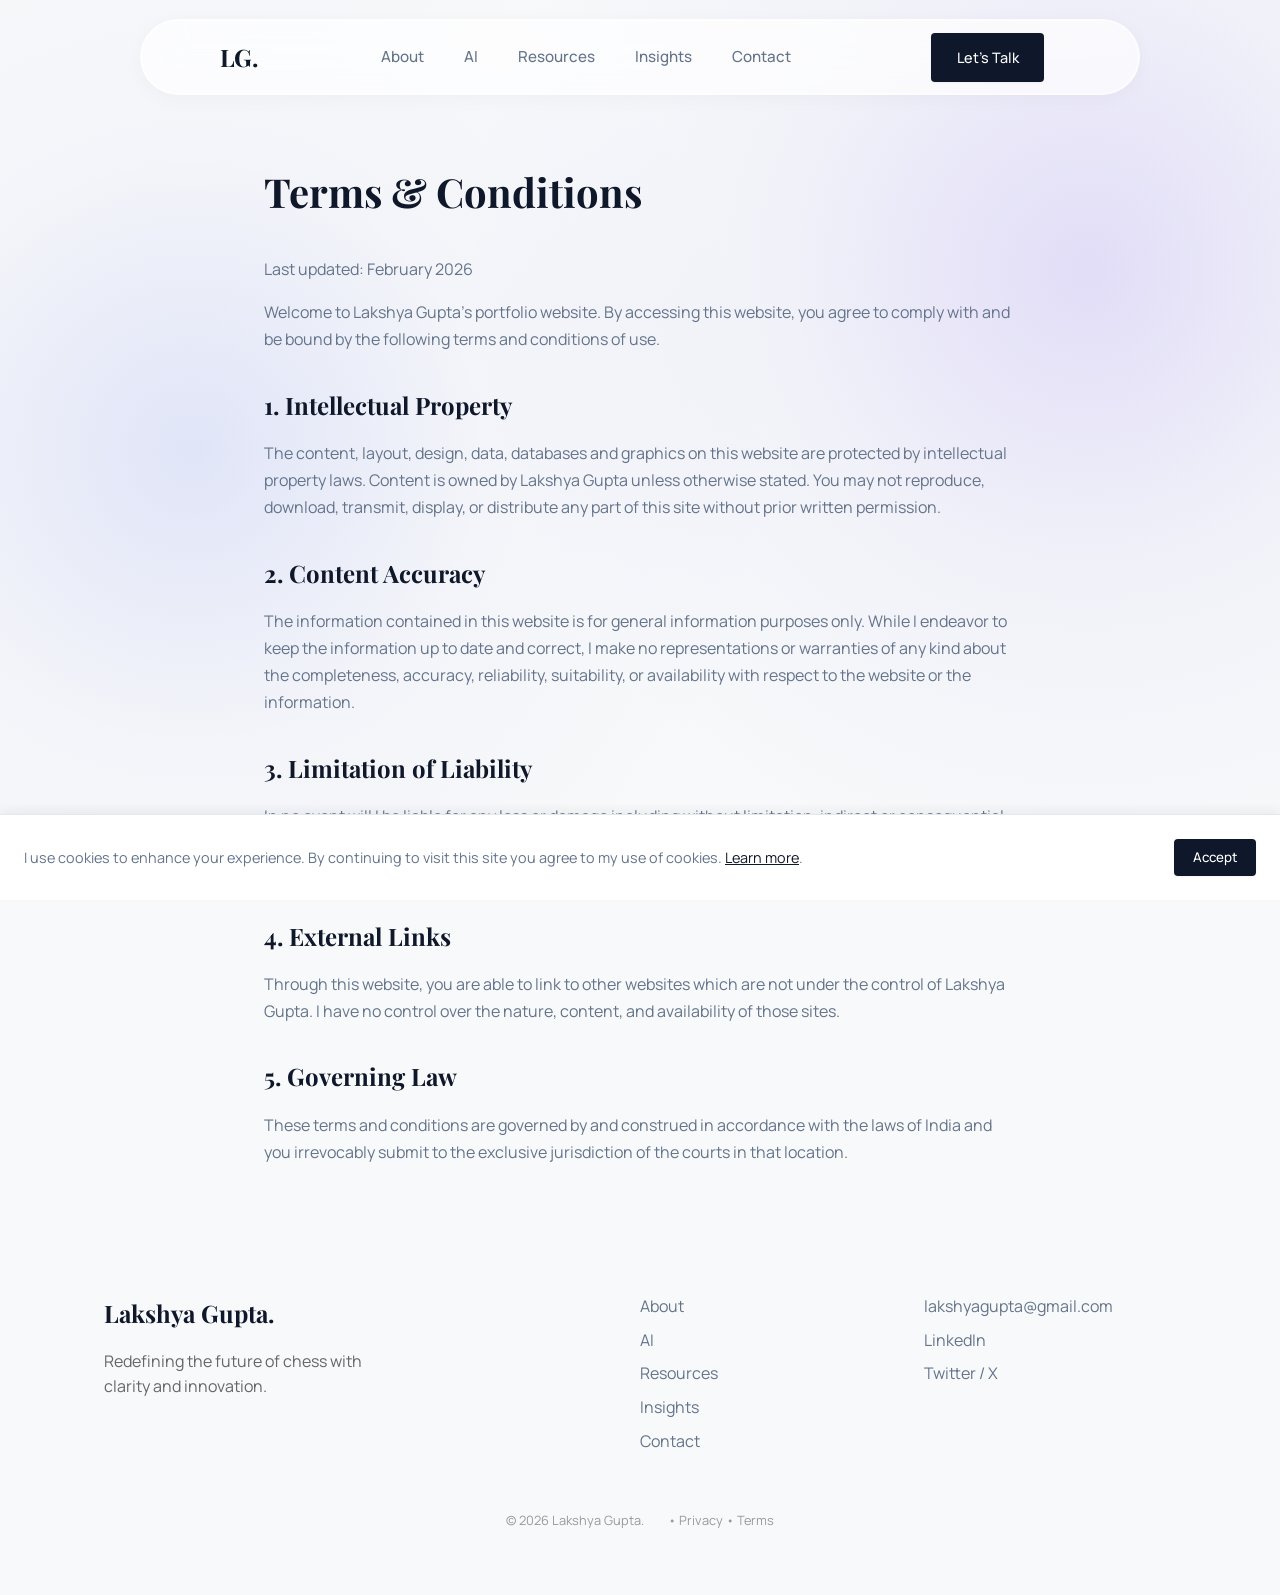
<file: terms.html>
<!doctype html>
<html lang="en">

<head>
  <meta charset="UTF-8" />
  <meta name="viewport" content="width=device-width, initial-scale=1.0" />
  <title>Terms and Conditions — Lakshya Gupta</title>
  <link rel="icon" type="image/png" href="/assets/images/favicon.webp" />
  <link rel="apple-touch-icon" href="/assets/images/favicon.webp" />
  <link rel="manifest" href="/manifest.json" />
  <meta name="robots" content="index, follow, max-image-preview:large, max-snippet:-1, max-video-preview:-1" />
  <meta name="theme-color" content="#ffffff" />
  <link rel="author" href="/humans.txt" />
  <meta name="description" content="Terms and Conditions for Lakshya Gupta's portfolio." />
  <meta name="keywords"
    content="Lakshya Gupta, Chess Player, Chess Technology, AI in Chess, Python, Web Development, Strategy" />
  <meta name="author" content="Lakshya Gupta" />

  <meta property="og:type" content="website" />
  <meta property="og:url" content="https://lakshyagupta.qzz.io/terms" />
  <meta property="og:title" content="Terms and Conditions — Lakshya Gupta" />
  <meta property="og:description" content="Terms and Conditions for Lakshya Gupta's portfolio." />
  <meta property="og:image" content="https://lakshyagupta.qzz.io/assets/images/lakshya.png" />
  <meta property="og:site_name" content="Lakshya Gupta" />
  <meta property="og:locale" content="en_US" />

  <meta name="twitter:card" content="summary_large_image" />
  <meta name="twitter:site" content="@Lakshyagupta" />
  <meta name="twitter:url" content="https://lakshyagupta.qzz.io/terms" />
  <meta name="twitter:title" content="Terms and Conditions — Lakshya Gupta" />
  <meta name="twitter:description" content="Terms and Conditions for Lakshya Gupta's portfolio." />
  <meta name="twitter:image" content="https://lakshyagupta.qzz.io/assets/images/lakshya.png" />
  <link rel="alternate" type="application/rss+xml" title="Lakshya's Pulse - RSS Feed"
    href="https://lakshyagupta.qzz.io/rss.xml" />
  <link rel="canonical" href="https://lakshyagupta.qzz.io/terms" />
  <link rel="preconnect" href="https://fonts.googleapis.com" />
  <link rel="preconnect" href="https://fonts.gstatic.com" crossorigin="" />
  <link
    href="https://fonts.googleapis.com/css2?family=Manrope:wght@400;500;600&amp;family=Playfair+Display:ital,wght@0,600;1,600&amp;display=swap"
    rel="stylesheet" />
  <link rel="stylesheet" href="assets/css/style.css?v=5" />
  <script src="/assets/js/lucide.min.js" defer></script>
  <script src="/assets/js/supabase.min.js" defer></script>
  <meta name="twitter:creator" content="@Lakshyagupta" />
  <script type="application/ld+json">
      {
        "@context": "https://schema.org",
        "@type": "WebPage",
        "name": "Terms and Conditions — Lakshya Gupta",
        "description": "Terms and Conditions for Lakshya Gupta's portfolio.",
        "url": "https://lakshyagupta.qzz.io/terms",
        "author": { "@type": "Person", "name": "Lakshya Gupta" }
      }
    </script>
  <script type="application/ld+json">
      {
        "@context": "https://schema.org",
        "@type": "BreadcrumbList",
        "itemListElement": [
          { "@type": "ListItem", "position": 1, "name": "Home", "item": "https://lakshyagupta.qzz.io/" },
          { "@type": "ListItem", "position": 2, "name": "Terms & Conditions", "item": "https://lakshyagupta.qzz.io/terms" }
        ]
      }
    </script>


</head>

<body class="terms-page">
  <div class="preloader" aria-hidden="true">
    <div class="loader-bar"></div>
  </div>
  <header class="navbar" role="banner">
    <div class="container nav-container">
      <a href="/" class="brand">LG.</a>
      <nav>
        <ul class="nav-links">
          <li><a href="/#about" class="nav-link">About</a></li>
          <li><a href="/ai.html" class="nav-link">AI</a></li>
          <li><a href="/resources.html" class="nav-link">Resources</a></li>
          <li><a href="/blog.html" class="nav-link">Insights</a></li>
          <li><a href="/contact.html" class="nav-link">Contact</a></li>
        </ul>
      </nav>
      <div class="nav-cta-wrapper">
        <a href="/contact.html" class="btn nav-cta-btn">Let's Talk</a>
      </div>
      <div class="row mobile-toggle">
        <input type="checkbox" id="hamburger" aria-label="Toggle Navigation Menu" />
        <label for="hamburger" class="hamburger" aria-hidden="true">
          <span class="line"></span>
          <span class="line"></span>
          <span class="line"></span>
        </label>
      </div>
    </div>
  </header>

  <div class="mobile-menu">
    <a href="/#about" class="mobile-link">About</a>
    <a href="/ai.html" class="mobile-link">AI</a>
    <a href="/resources.html" class="mobile-link">Resources</a>
    <a href="/blog.html" class="mobile-link">Insights</a>
    <a href="/contact.html" class="mobile-link">Contact</a>
    <a href="/contact.html" class="btn mobile-cta">Let's Talk</a>
  </div>

  <main id="main-content" class="policy-content fade-in" role="main">
    <h1>Terms &amp; Conditions</h1>
    <p>Last updated: February 2026</p>

    <p>
      Welcome to Lakshya Gupta's portfolio website. By accessing this
      website, you agree to comply with and be bound by the following terms
      and conditions of use.
    </p>

    <h2>1. Intellectual Property</h2>
    <p>
      The content, layout, design, data, databases and graphics on this
      website are protected by intellectual property laws. Content is owned by
      Lakshya Gupta unless otherwise stated. You may not reproduce,
      download, transmit, display, or distribute any part of this site without
      prior written permission.
    </p>

    <h2>2. Content Accuracy</h2>
    <p>
      The information contained in this website is for general information
      purposes only. While I endeavor to keep the information up to date and
      correct, I make no representations or warranties of any kind about the
      completeness, accuracy, reliability, suitability, or availability with
      respect to the website or the information.
    </p>

    <h2>3. Limitation of Liability</h2>
    <p>
      In no event will I be liable for any loss or damage including without
      limitation, indirect or consequential loss or damage, or any loss or
      damage whatsoever arising from loss of data or profits arising out of,
      or in connection with, the use of this website.
    </p>

    <h2>4. External Links</h2>
    <p>
      Through this website, you are able to link to other websites which are
      not under the control of Lakshya Gupta. I have no control over the
      nature, content, and availability of those sites.
    </p>

    <h2>5. Governing Law</h2>
    <p>
      These terms and conditions are governed by and construed in accordance
      with the laws of India and you irrevocably submit to the exclusive
      jurisdiction of the courts in that location.
    </p>
  </main>

  <footer role="contentinfo">
    <div class="container footer-grid">
      <div class="footer-brand">
        <h4>Lakshya Gupta.</h4>
        <p class="footer-desc">
          Redefining the future of chess with clarity and innovation.
        </p>
      </div>
      <div>
        <ul class="footer-links">
          <li><a href="/#about">About</a></li>
          <li><a href="/ai.html">AI</a></li>
          <li><a href="/resources.html">Resources</a></li>
          <li><a href="/blog.html">Insights</a></li>
          <li><a href="/contact.html">Contact</a></li>
        </ul>
      </div>
      <div>
        <ul class="footer-links">
          <li>
            <a href="mailto:lakshyagupta@gmail.com">lakshyagupta@gmail.com</a>
          </li>
          <li>
            <a href="https://www.linkedin.com/in/lakshya" target="_blank" rel="noopener noreferrer">LinkedIn</a>
          </li>
          <li>
            <a href="https://x.com/Lakshyagupta" target="_blank" rel="noopener noreferrer">Twitter / X</a>
          </li>
        </ul>
      </div>
    </div>
    <div class="container footer-bottom theme-center-40">
      <span>© <span id="current-year"></span> Lakshya Gupta.</span>
      <span class="footer-legal">
        •
        <a href="/privacy.html" target="_blank" class="theme-41" rel="noopener noreferrer">Privacy</a>
        •
        <a href="/terms.html" target="_blank" class="theme-41" rel="noopener noreferrer">Terms</a>
      </span>
    </div>
  </footer>

  <button id="scroll-top-btn" class="scroll-top-btn" aria-label="Scroll to top">
    <i data-lucide="arrow-up" size="24" aria-hidden="true"></i>
  </button>

  <script src="assets/js/search.js" defer></script>
  <script src="assets/js/supabase-config.js" defer></script>
  <script src="assets/js/script.js?v=5" defer></script>
</body>

</html>
</file>
<file: assets/css/style.css>
:root {
  --bg-body: #fafcfd;
  --bg-surface: #ffffff;
  --text-main: #0f172a;
  --text-muted: #64748b;
  --border: #e2e8f0;
  --accent: #4f46e5;
  --accent-rgb: 79, 70, 229;
  --shadow-sm: 0 1px 2px 0 rgb(0 0 0 / 0.05);
  --shadow-md: 0 4px 6px -1px rgb(0 0 0 / 0.1), 0 2px 4px -2px rgb(0 0 0 / 0.1);
  --shadow-lg:
    0 10px 15px -3px rgb(0 0 0 / 0.1), 0 4px 6px -4px rgb(0 0 0 / 0.1);
  --shadow-glow: 0 0 20px rgba(var(--accent-rgb), 0.15);

  --spacing-container: 5%;
  --max-width: 1200px;

  --font-heading: "Playfair Display", serif;
  --font-body: "Manrope", sans-serif;

  --ease: cubic-bezier(0.25, 0.46, 0.45, 0.94);
}

::selection {
  background-color: var(--accent);
  color: #fff;
}

* {
  margin: 0;
  padding: 0;
  box-sizing: border-box;
  -webkit-tap-highlight-color: transparent;
}


.skip-link {
  position: absolute;
  top: -100px;
  left: 50%;
  transform: translateX(-50%);
  background: var(--accent);
  color: #fff;
  padding: 10px 20px;
  z-index: 10001;
  border-radius: 0 0 10px 10px;
  font-weight: 600;
  transition: top 0.3s var(--ease);
}

.skip-link:focus {
  top: 0;
}


:focus-visible {
  outline: 3px solid var(--accent);
  outline-offset: 4px;
}

html {
  scroll-behavior: smooth;
  font-size: 16px;
  -webkit-text-size-adjust: 100%;
  scroll-padding-top: 120px;
}

@media (max-width: 768px) {
  html {
    font-size: 15px;
  }
}

@media (max-width: 480px) {
  html {
    font-size: 14px;
  }
}

@media (min-width: 1921px) {
  html {
    font-size: 18px;
  }
}

@media (min-width: 2561px) {
  html {
    font-size: 20px;
  }
}

@media (min-width: 3841px) {
  html {
    font-size: 24px;
  }
}

body {
  font-family: var(--font-body);
  background-color: var(--bg-body);
  color: var(--text-main);
  line-height: 1.6;
  overflow-x: hidden;
  -webkit-font-smoothing: antialiased;
  -moz-osx-font-smoothing: grayscale;
  text-rendering: optimizeLegibility;
  position: relative;
}

body::before {
  content: "";
  position: absolute;
  top: 0;
  left: 0;
  width: 100%;
  height: 100vh;
  z-index: -1;
  background:
    radial-gradient(
      circle at 15% 50%,
      rgba(var(--accent-rgb), 0.05) 0%,
      transparent 50%
    ),
    radial-gradient(
      circle at 85% 30%,
      rgba(var(--accent-rgb), 0.08) 0%,
      transparent 50%
    );
  pointer-events: none;
}

::-webkit-scrollbar {
  width: 8px;
  height: 8px;
}

::-webkit-scrollbar-track {
  background: transparent;
}

::-webkit-scrollbar-thumb {
  background: rgba(148, 163, 184, 0.4);
  border-radius: 10px;
  border: 2px solid var(--bg-body);
}

::-webkit-scrollbar-thumb:hover {
  background: rgba(148, 163, 184, 0.8);
}

img {
  max-width: 100%;
  display: block;
}

* {
  cursor: auto;
}
a,
button {
  cursor: pointer;
}

a {
  text-decoration: none;
  color: inherit;
  transition: color 0.2s;
}
ul {
  list-style: none;
}
button {
  font-family: inherit;
  cursor: pointer;
  border: none;
  background: none;
}

h2 {
  margin-left: 5%;
}

.container {
  max-width: var(--max-width, 1200px);
  margin: 0 auto;
  padding: 0 var(--spacing-container, 5%);
  width: 100%;
}

@media (min-width: 2500px) {
  :root {
    --max-width: 1600px;
  }
}

@media (min-width: 3800px) {
  :root {
    --max-width: 2000px;
  }
}

.section-padding {
  padding-top: clamp(3rem, 10vh, 8rem);
  padding-bottom: clamp(3rem, 10vh, 8rem);
}

.fade-in {
  opacity: 0;
  transform: translateY(20px);
  transition:
    opacity 0.6s var(--ease),
    transform 0.6s var(--ease);
}
.fade-in.visible {
  opacity: 1;
  transform: translateY(0);
}

.preloader {
  position: fixed;
  top: 0;
  left: 0;
  width: 100vw;
  height: 100vh;
  z-index: 9999;
  background: var(--bg-body);
  display: flex;
  align-items: center;
  justify-content: center;
  transition:
    opacity 0.5s var(--ease),
    visibility 0.5s;
}

.preloader.hidden {
  opacity: 0;
  visibility: hidden;
  pointer-events: none;
}

.loader-bar {
  width: 150px;
  height: 2px;
  background: var(--border);
  position: relative;
  overflow: hidden;
  border-radius: 4px;
}

.loader-bar::after {
  content: "";
  position: absolute;
  top: 0;
  left: 0;
  height: 100%;
  width: 50%;
  background: var(--accent);
  animation: load 1s infinite var(--ease);
}

@keyframes load {
  0% {
    left: -50%;
  }
  100% {
    left: 100%;
  }
}

.navbar {
  position: fixed;
  top: 1.2rem;
  left: 50%;
  transform: translateX(-50%);
  width: 90%;
  max-width: 1000px;
  background: rgba(255, 255, 255, 0.7);
  backdrop-filter: blur(20px);
  -webkit-backdrop-filter: blur(20px);
  z-index: 10000;
  border: 1px solid rgba(255, 255, 255, 0.4);
  border-radius: 100px;
  padding: 0.8rem 2rem;
  box-shadow:
    0 4px 20px rgba(0, 0, 0, 0.03),
    inset 0 0 0 1px rgba(255, 255, 255, 0.5);
}

.nav-container {
  display: flex;
  justify-content: space-between;
  align-items: center;
}

.brand {
  font-family: var(--font-heading);
  font-weight: 700;
  font-size: 1.5rem;
  letter-spacing: -0.5px;
}

.nav-links {
  display: flex;
  gap: 2.5rem;
}
.nav-link {
  font-size: 0.95rem;
  font-weight: 500;
  color: var(--text-muted);
  position: relative;
  padding: 0.2rem 0;
}
.nav-link::after {
  content: "";
  position: absolute;
  width: 100%;
  height: 1.5px;
  bottom: 0;
  left: 0;
  background-color: var(--text-main);
  transform: scaleX(0);
  transform-origin: bottom right;
  transition: transform 0.35s var(--ease);
}
.nav-link:hover {
  color: var(--text-main);
}
.nav-link:hover::after {
  transform: scaleX(1);
  transform-origin: bottom left;
}
.nav-link.active {
  color: var(--text-main);
}
.nav-link.active::after {
  transform: scaleX(1);
  background-color: var(--accent);
  transform-origin: bottom left;
}

.nav-cta-wrapper {
  margin-left: 1rem;
  margin-right: 1rem;
}

.nav-cta-btn {
  padding: 0.5rem 1rem;
  font-size: 0.9rem;
}

.mobile-toggle {
  display: none;
  font-size: 1.5rem;
}

.mobile-menu {
  position: fixed;
  top: 0;
  left: 0;
  width: 100%;
  height: 100%;
  background: rgba(255, 255, 255, 0.98);
  backdrop-filter: blur(20px);
  -webkit-backdrop-filter: blur(20px);
  z-index: 9999;
  padding: 2rem;
  transform: translateY(-100%);
  transition: all 0.5s cubic-bezier(0.16, 1, 0.3, 1);
  display: flex;
  flex-direction: column;
  justify-content: center;
  align-items: center;
  gap: 1rem;
  text-align: center;
  opacity: 0;
  visibility: hidden;
}

.mobile-menu.open {
  transform: translateY(0);
  opacity: 1;
  visibility: visible;
}

.mobile-link {
  font-size: 2.5rem;
  font-family: var(--font-heading);
  color: var(--text-main);
  font-weight: 500;
  transition: color 0.2s;
  letter-spacing: -1px;
}

.mobile-link:hover {
  color: var(--accent);
}


label.hamburger {
  display: block;
  background: transparent;
  width: 40px;
  height: 40px;
  position: relative;
  cursor: pointer;
}

input#hamburger {
  display: none;
}

.hamburger .line {
  position: absolute;
  height: 2px;
  width: 24px;
  background: var(--text-main);
  transition: 0.5s;
  left: 8px;
  border-radius: 2px;
}

.hamburger .line:nth-child(1) {
  top: 12px;
}
.hamburger .line:nth-child(2) {
  top: 19px;
}
.hamburger .line:nth-child(3) {
  top: 26px;
}

input#hamburger:checked + label.hamburger .line:nth-child(1) {
  transform: translateY(7px) rotate(-45deg);
}

input#hamburger:checked + label.hamburger .line:nth-child(2) {
  opacity: 0;
}

input#hamburger:checked + label.hamburger .line:nth-child(3) {
  transform: translateY(-7px) rotate(45deg);
}

.hero {
  padding-top: 160px;
  padding-bottom: 80px;
  position: relative;
  min-height: 100vh;
  display: flex;
  flex-direction: column;
  justify-content: center;
}

.hero-grid {
  display: grid;
  grid-template-columns: 1fr 1fr;
  align-items: center;
  gap: 4rem;
}

.badge {
  display: inline-block;
  font-size: 0.8rem;
  font-weight: 600;
  letter-spacing: 0.5px;
  text-transform: uppercase;
  color: var(--accent);
  margin-bottom: 1.5rem;
}

.hero h1 {
  font-family: var(--font-heading);
  font-size: 3.5rem;
  line-height: 1.1;
  margin-bottom: 1.5rem;
  color: #000;
  text-wrap: balance;
}

.hero p {
  color: var(--text-muted);
  font-size: 1.1rem;
  margin-bottom: 2rem;
  max-width: 450px;
}

.hero-img-box {
  position: relative;
  border-radius: 12px;
  overflow: hidden;
  box-shadow: 20px 20px 0 var(--bg-surface);
}

.btn {
  display: inline-flex;
  align-items: center;
  gap: 0.5rem;
  padding: 0.8rem 1.6rem;
  background: var(--text-main);
  color: #fff;
  border-radius: 4px;
  font-weight: 500;
  transition: all 0.3s var(--ease);
  position: relative;
  overflow: hidden;
  box-shadow: var(--shadow-sm);
}
.btn:hover {
  transform: translateY(-2px);
  box-shadow: var(--shadow-md);
  background: var(--accent);
  opacity: 1;
}
.btn-outline {
  background: transparent;
  border: 1px solid var(--border);
  color: var(--text-main);
}
.btn-outline:hover {
  background: var(--bg-surface);
}

.marquee-wrapper {
  background: #ffffff;
  color: var(--text-main);
  padding: 2.5rem 0;
  overflow: hidden;
  white-space: nowrap;
  position: relative;
  border-top: 1px solid var(--border);
  border-bottom: 1px solid var(--border);
  
  mask-image: linear-gradient(
    to right,
    transparent,
    black 15%,
    black 85%,
    transparent
  );
  -webkit-mask-image: linear-gradient(
    to right,
    transparent,
    black 15%,
    black 85%,
    transparent
  );
}

.marquee-content {
  display: flex;
  width: max-content;
  animation: scroll 40s linear infinite;
  align-items: center;
}

.marquee-content:hover {
  animation-play-state: paused;
}

.marquee-item {
  display: flex;
  align-items: center;
  margin: 0 4rem;
  font-weight: 400;
  letter-spacing: 0.05em;
  font-size: 0.9rem;
  color: var(--text-muted);
  text-transform: uppercase;
  font-family: var(--font-body);
  transition: all 0.4s ease;
}

.marquee-item:hover {
  color: var(--text-main);
  transform: scale(1.05);
}

.marquee-item::after {
  content: "";
  display: inline-block;
  width: 4px;
  height: 4px;
  border-radius: 50%;
  background: var(--accent);
  margin-left: 4rem;
  opacity: 0.4;
}


@media (max-width: 768px) {
  .marquee-wrapper {
    padding: 1.5rem 0;
  }
  .marquee-item {
    margin: 0 2rem;
    font-size: 0.75rem;
  }
  .marquee-item::after {
    margin-left: 2rem;
  }
}

@keyframes scroll {
  from {
    transform: translateX(0);
  }
  to {
    transform: translateX(-50%);
  }
}

.grid-section {
  background: var(--bg-surface);
}

.bento-grid {
  display: grid;
  grid-template-columns: repeat(3, 1fr);
  grid-template-rows: auto auto;
  gap: 1.5rem;
}

.card {
  background: #fff;
  padding: 2rem;
  border-radius: 12px;
  border: 1px solid var(--border);
  transition: transform 0.3s var(--ease);
}
.card:hover {
  transform: translateY(-4px);
}

.card-lg {
  grid-column: span 2;
}
.card-tall {
  grid-row: span 2;
}

.card h3 {
  font-size: 1.25rem;
  margin-bottom: 0.8rem;
  font-family: var(--font-heading);
}
.card p,
.card span {
  color: var(--text-muted);
  font-size: 0.9rem;
}

.skill-tag {
  display: inline-block;
  padding: 0.3rem 0.8rem;
  background: var(--bg-surface);
  border-radius: 50px;
  margin: 0.2rem 0;
  font-size: 0.8rem;
}

.bento-card {
  background: #fff;
  padding: 2rem;
  border-radius: 12px;
  border: 1px solid var(--border);
  transition: all 0.4s var(--ease);
  display: flex;
  flex-direction: column;
  position: relative;
  overflow: hidden;
  box-shadow: var(--shadow-sm);
}

.bento-card::before {
  content: "";
  position: absolute;
  top: 0;
  left: 0;
  width: 100%;
  height: 100%;
  background: linear-gradient(
    120deg,
    transparent,
    rgba(var(--accent-rgb), 0.03),
    transparent
  );
  transform: translateX(-100%);
  transition: transform 0.6s ease;
  pointer-events: none;
}

.bento-card:hover {
  transform: translateY(-5px);
  box-shadow: var(--shadow-lg), var(--shadow-glow);
  border-color: rgba(var(--accent-rgb), 0.3);
}

.bento-card:hover::before {
  transform: translateX(100%);
}

.bento-card.wide {
  grid-column: span 2;
}

.bento-card.tall {
  grid-row: span 2;
}

.bento-card.video-card {
  padding: 0;
  overflow: hidden;
  min-height: 250px;
}

.bento-card h3 {
  font-size: 1.25rem;
  margin-bottom: 0.8rem;
  font-family: var(--font-heading);
  font-weight: 600;
}

.bento-card p,
.bento-card span {
  color: var(--text-muted);
  font-size: 0.9rem;
  line-height: 1.6;
}

.bento-icon {
  width: 48px;
  height: 48px;
  border-radius: 12px;
  background: linear-gradient(
    135deg,
    rgba(37, 99, 235, 0.1),
    rgba(37, 99, 235, 0.05)
  );
  display: flex;
  align-items: center;
  justify-content: center;
  margin-bottom: 1rem;
  color: var(--accent);
  transition: all 0.3s ease;
}

.bento-card:hover .bento-icon {
  transform: scale(1.05);
  background: linear-gradient(
    135deg,
    rgba(37, 99, 235, 0.15),
    rgba(37, 99, 235, 0.1)
  );
}

.bento-icon i {
  width: 24px;
  height: 24px;
}

.project-layout {
  display: grid;
  grid-template-columns: 1fr 1fr;
  gap: 4rem;
  align-items: flex-start;
  position: relative;
}

.project-menu {
  display: flex;
  flex-direction: column;
}

.project-item {
  display: flex;
  align-items: center;
  padding: 2rem 0;
  border-bottom: 1px solid var(--border);
  cursor: pointer;
  transition: all 0.3s var(--ease);
  color: var(--text-muted);
}
.project-item:first-child {
  border-top: 1px solid var(--border);
}

.project-item.active {
  color: var(--text-main);
  padding-left: 1rem;
}

.p-num {
  font-family: var(--font-heading);
  font-size: 1.2rem;
  margin-right: 1.5rem;
  opacity: 0.5;
}

.p-header h3 {
  font-size: 1.5rem;
  font-family: var(--font-heading);
  margin-bottom: 0.2rem;
}

.p-tag {
  font-size: 0.75rem;
  text-transform: uppercase;
  letter-spacing: 1px;
  color: var(--accent);
}

.p-arrow {
  margin-left: auto;
  opacity: 0;
  transform: translateX(-10px);
  transition: all 0.3s;
}
.project-item.active .p-arrow {
  opacity: 1;
  transform: translateX(0);
}

.project-preview {
  position: sticky;
  top: 120px;
  height: 400px;
}

.preview-card {
  height: 100%;
  background: var(--bg-surface);
  border-radius: 12px;
  padding: 3rem;
  display: flex;
  flex-direction: column;
  justify-content: center;
  position: relative;
  overflow: hidden;
  border: 1px solid var(--border);
}

.preview-content {
  position: relative;
  z-index: 2;
}

.preview-content h3 {
  font-size: 2.5rem;
  font-family: var(--font-heading);
  margin-bottom: 1rem;
  line-height: 1.1;
}

.preview-bg {
  position: absolute;
  top: 0;
  right: 0;
  bottom: 0;
  left: 0;
  background: radial-gradient(
    circle at top right,
    rgba(37, 99, 235, 0.1),
    transparent 60%
  );
  z-index: 1;
}

.p-mobile-desc {
  display: none;
}

.search-overlay {
  position: fixed;
  top: 0;
  left: 0;
  width: 100%;
  height: 100%;
  background: rgba(255, 255, 255, 0.95);
  backdrop-filter: blur(15px);
  z-index: 10000;
  display: flex;
  justify-content: center;
  align-items: center;
  opacity: 0;
  pointer-events: none;
  transition: opacity 0.2s var(--ease);
}

.search-overlay.active {
  opacity: 1;
  pointer-events: all;
}

.search-container {
  width: 100%;
  max-width: 700px;
  padding: 0 2rem;
  text-align: center;
}

.search-input {
  width: 100%;
  font-family: var(--font-heading);
  font-size: 3rem;
  border: none;
  border-bottom: 2px solid var(--border);
  background: transparent;
  padding: 1rem 0;
  color: var(--text-main);
  outline: none;
  text-align: center;
}

.search-input::placeholder {
  color: #ddd;
}
.search-input:focus {
  border-color: var(--accent);
}

.search-hints {
  margin-top: 1.5rem;
  color: var(--text-muted);
  font-size: 0.9rem;
  display: flex;
  gap: 1.5rem;
  justify-content: center;
}
.kbd {
  display: inline-block;
  padding: 0.2rem 0.6rem;
  border: 1px solid var(--border);
  border-radius: 4px;
  font-family: monospace;
  font-size: 0.8rem;
  background: #f4f4f4;
  background: #f4f4f4;
}

.search-suggestions {
  margin-top: 1rem;
  max-width: 500px;
  margin-left: auto;
  margin-right: auto;
  text-align: left;
}
.search-suggestion-item {
  padding: 0.8rem;
  border-bottom: 1px solid var(--border);
  cursor: pointer;
  transition: background 0.2s;
  color: var(--text-main);
  border-radius: 4px;
}
.search-suggestion-item:hover {
  background: rgba(0, 0, 0, 0.05);
}
.search-suggestion-item:last-child {
  border-bottom: none;
}

.close-search {
  position: absolute;
  top: 2rem;
  right: 2rem;
  font-size: 2rem;
  cursor: pointer;
  background: none;
  border: none;
  color: var(--text-muted);
}
.close-search:hover {
  color: var(--text-main);
}

.newsletter {
  text-align: center;
}
.newsletter h2 {
  font-size: 2.4rem;
  margin-bottom: 0.75rem;
  font-family: var(--font-heading);
}
.newsletter p {
  color: var(--text-muted);
}

.newsletter-card {
  max-width: 720px;
  margin: 0 auto;
  padding: 2.5rem 2rem 2.75rem;
  border-radius: 20px;
  background: #ffffff;
  border: 1px solid rgba(148, 163, 184, 0.35);
  box-shadow:
    0 18px 45px rgba(15, 23, 42, 0.08),
    0 0 0 1px rgba(255, 255, 255, 0.6);
  position: relative;
  overflow: hidden;
}

.newsletter-card::before {
  content: "";
  position: absolute;
  inset: -40%;
  background: radial-gradient(
    circle at 0% 0%,
    rgba(37, 99, 235, 0.08),
    transparent 55%
  );
  opacity: 0.9;
  pointer-events: none;
}

.newsletter-card > * {
  position: relative;
  z-index: 1;
}

.newsletter-pill {
  display: inline-flex;
  align-items: center;
  gap: 0.35rem;
  padding: 0.35rem 0.9rem;
  border-radius: 999px;
  font-size: 0.75rem;
  font-weight: 600;
  letter-spacing: 0.08em;
  text-transform: uppercase;
  color: var(--accent);
  background: rgba(37, 99, 235, 0.08);
  border: 1px solid rgba(37, 99, 235, 0.2);
  margin-bottom: 0.9rem;
}

.newsletter-subcopy {
  max-width: 520px;
  margin: 0.35rem auto 0;
  font-size: 0.95rem;
}

.libutton {
  display: inline-flex;
  flex-direction: column;
  justify-content: center;
  padding: 9px 22px;
  text-align: center;
  outline: none;
  text-decoration: none !important;
  color: #ffffff !important;
  width: auto;
  min-width: 200px;
  height: 40px;
  border-radius: 20px;
  background-color: #0a66c2;
  font-family: "Manrope", sans-serif;
  font-weight: 600;
  border: 1px solid transparent;
  transition: all 0.2s;
  margin: 2rem auto 0 auto;
}
.libutton:hover {
  background-color: #004182;
  transform: translateY(-2px);
  box-shadow: 0 4px 12px rgba(10, 102, 194, 0.3);
}

.input-group {
  margin-top: 2rem;
  display: flex;
  justify-content: center;
  gap: 0.5rem;
}
.input-group input {
  padding: 0.8rem 1.2rem;
  border: 1px solid var(--border);
  border-radius: 4px;
  width: 300px;
  background: var(--bg-surface);
}

footer {
  padding: 4rem 0;
  margin-top: 4rem;
}
.footer-grid {
  display: grid;
  grid-template-columns: 2fr 1fr 1fr;
  gap: 2rem;
}
.footer-brand h4 {
  font-family: var(--font-heading);
  font-size: 1.5rem;
  margin-bottom: 1rem;
}
.footer-links li {
  margin-bottom: 0.5rem;
  color: var(--text-muted);
}
.footer-links a:hover {
  color: var(--text-main);
}

@media (max-width: 900px) {
  .hero-grid {
    grid-template-columns: 1fr;
    gap: 2rem;
    text-align: center;
  }
  .hero-img-box {
    order: -1;
    box-shadow: none;
    margin: 0 auto;
    max-width: 320px;
  }
  .hero h1 {
    font-size: clamp(2rem, 8vw, 3.5rem);
  }

  .bento-grid {
    grid-template-columns: 1fr;
    gap: 1.5rem;
  }
  .card-lg,
  .card-tall,
  .bento-card.wide,
  .bento-card.tall {
    grid-column: span 1 !important;
    grid-row: auto !important;
  }
}

@media (max-width: 480px) {
  :root {
    --spacing-container: 2rem;
  }

  .hero h1 {
    font-size: 2rem;
  }

  .section-padding {
    padding-top: 3rem;
    padding-bottom: 3rem;
  }

  .brand {
    font-size: 1.2rem;
  }
}

@media (max-width: 340px) {
  .hero h1 {
    font-size: 1.75rem;
  }

  .brand {
    font-size: 1.1rem;
  }
}

@media (max-width: 1024px) {
  .project-layout {
    display: block;
  }

  .project-preview {
    display: none;
  }

  .project-menu {
    flex-direction: row;
    overflow-x: auto;
    scroll-snap-type: x mandatory;
    gap: 1rem;
    padding-bottom: 1rem;
    margin: 0 -5%;
    padding: 0 5% 1rem 5%;
  }

  .project-item {
    min-width: 85vw;
    scroll-snap-align: center;
    background: #fff;
    border: 1px solid var(--border);
    border-radius: 8px;
    padding: 2rem !important;
    flex-direction: column;
    align-items: flex-start;
    gap: 1rem;
  }

  .project-item:first-child {
    border-top: 1px solid var(--border);
  }

  .p-mobile-desc {
    display: block;
    font-size: 0.9rem;
    color: var(--text-muted);
    margin-top: 0.5rem;
  }

  .p-arrow {
    opacity: 1;
    transform: none;
    align-self: flex-end;
    margin-top: auto;
  }

  .project-item.active {
    padding-left: 2rem !important;
    color: var(--text-main);
  }

  .p-header h3 {
    font-size: 1.3rem;
  }

  .nav-links {
    display: none;
  }
  .mobile-toggle {
    display: block;
  }
  .navbar {
    padding: 0.6rem 1.5rem;
    width: 95%;
  }

  .input-group {
    flex-direction: column;
    width: 100%;
  }
  .input-group input {
    width: 100%;
  }

  .footer-grid {
    grid-template-columns: 1fr;
    text-align: center;
  }
}

.search-box-visible {
  display: inline-flex;
  align-items: center;
  background: #fff;
  border: 1px solid var(--border);
  padding: 1rem 1.5rem;
  border-radius: 50px;
  width: 100%;
  max-width: 500px;
  cursor: pointer;
  transition: all 0.3s var(--ease);
  box-shadow: 0 4px 6px -1px rgba(0, 0, 0, 0.02);
}

.search-box-visible:hover {
  transform: translateY(-2px);
  box-shadow: 0 10px 15px -3px rgba(0, 0, 0, 0.05);
  border-color: var(--accent);
}

.search-icon-vis {
  color: var(--text-muted);
  margin-right: 1rem;
  width: 20px;
}

.search-placeholder {
  color: var(--text-muted);
  font-size: 1rem;
  flex: 1;
  text-align: left;
}

.search-shortcut {
  background: var(--bg-surface);
  padding: 0.2rem 0.6rem;
  border-radius: 6px;
  font-size: 0.8rem;
  color: var(--text-muted);
  font-weight: 500;
  border: 1px solid var(--border);
}

.blog-card {
  cursor: pointer;
  overflow: hidden;
  display: flex;
  flex-direction: column;
  background: #fff;
  border: 1px solid var(--border);
  border-radius: 16px;
  transition: all 0.4s var(--ease);
  height: 100%;
}

.blog-card:hover {
  transform: translateY(-4px);
  box-shadow: 0 10px 20px -5px rgba(0, 0, 0, 0.05);
  border-color: var(--accent);
}

.blog-img {
  height: 220px;
  width: 100%;
  background-size: cover;
  background-position: center;
  background-repeat: no-repeat;
  display: flex;
  align-items: center;
  justify-content: center;
  border-bottom: 1px solid var(--border);
  color: #ccc;
  background-color: #f8f9fa;
  position: relative;
}

.blog-img::after {
  content: "";
  position: absolute;
  top: 0;
  left: 0;
  width: 100%;
  height: 100%;
  background: rgba(0, 0, 0, 0.02);
}

.blog-body {
  padding: 1.75rem;
  flex: 1;
  display: flex;
  flex-direction: column;
  text-align: left;
}

.blog-cat {
  font-size: 0.7rem;
  color: var(--accent);
  font-weight: 700;
  text-transform: uppercase;
  letter-spacing: 0.05em;
  margin-bottom: 0.75rem;
  display: inline-block;
  background: rgba(var(--accent-rgb, 0, 0, 0), 0.05);
  padding: 0.25rem 0.5rem;
  border-radius: 4px;
}

.blog-title {
  margin: 0 0 1rem 0;
  font-family: var(--font-heading);
  font-size: 1.35rem;
  line-height: 1.3;
  color: var(--text-main);
  transition: color 0.3s ease;
}

.blog-card:hover .blog-title {
  color: var(--accent);
}

.blog-excerpt {
  color: var(--text-muted);
  font-size: 0.95rem;
  line-height: 1.6;
  margin-bottom: 1.5rem;
  display: -webkit-box;
  line-clamp: 3;
  -webkit-line-clamp: 3;
  -webkit-box-orient: vertical;
  overflow: hidden;
}

.blog-footer {
  margin-top: auto;
  display: flex;
  justify-content: space-between;
  align-items: center;
  font-size: 0.8rem;
  color: var(--text-light);
  border-top: 1px solid var(--border);
  padding-top: 1rem;
}

.blog-hero {
  text-align: center;
  margin-bottom: 5rem;
  padding-top: 8rem;
  position: relative;
}

.blog-headline {
  font-family: var(--font-heading);
  font-size: clamp(2.5rem, 5vw, 4.5rem);
  line-height: 1.1;
  margin-bottom: 1.5rem;
  color: var(--text-main);
  letter-spacing: -0.02em;
}

.blog-subheadline {
  color: var(--text-muted);
  font-size: clamp(1.1rem, 2vw, 1.35rem);
  max-width: 600px;
  margin: 0 auto 3rem auto;
  line-height: 1.6;
}

.inline-search-wrapper {
  margin-top: 3rem;
  display: flex;
  justify-content: center;
}

.blog-grid {
  display: grid;
  grid-template-columns: repeat(auto-fill, minmax(320px, 1fr));
  gap: 2rem;
  width: 100%;
}

.no-results {
  grid-column: 1/-1;
  text-align: center;
  padding: 6rem 2rem;
  background: var(--bg-surface);
  border-radius: 16px;
  color: var(--text-muted);
  font-size: 1.1rem;
  border: 1px dashed var(--border);
  display: flex;
  flex-direction: column;
  align-items: center;
  gap: 1rem;
}

@media (max-width: 768px) {
  .blog-hero {
    padding-top: 6rem;
    margin-bottom: 3rem;
  }

  .blog-grid {
    grid-template-columns: 1fr;
    gap: 1.5rem;
  }
}

.cookie-banner {
  position: fixed;
  bottom: 0;
  left: 0;
  width: 100%;
  background: #fff;
  border-top: 1px solid var(--border);
  box-shadow: 0 -4px 10px rgba(0, 0, 0, 0.05);
  padding: 1.5rem;
  z-index: 10001;
  display: flex;
  flex-wrap: wrap;
  align-items: center;
  justify-content: space-between;
  gap: 1rem;
  transform: translateY(100%);
  transition: transform 0.5s var(--ease);
}
.cookie-banner.visible {
  transform: translateY(0);
}
.cookie-text {
  flex: 1;
  font-size: 0.9rem;
  color: var(--text-muted);
}
.cookie-text a {
  text-decoration: underline;
  color: var(--text-main);
}
.cookie-actions {
  display: flex;
  gap: 1rem;
}
@media (max-width: 600px) {
  .cookie-banner {
    flex-direction: column;
    text-align: center;
  }
}

::-webkit-scrollbar {
  width: 8px;
}
::-webkit-scrollbar-track {
  background: var(--bg-surface);
}
::-webkit-scrollbar-thumb {
  background: #cbd5e1;
  border-radius: 4px;
}
::-webkit-scrollbar-thumb:hover {
  background: #94a3b8;
}

.article-container {
  max-width: 48rem;
  margin: 0 auto;
  padding: clamp(6rem, 15vh, 10rem) 1.5rem 6rem 1.5rem;
  width: 100%;
}

.article-header {
  margin-bottom: 4rem;
  text-align: center;
  position: relative;
}

.article-meta {
  display: flex;
  align-items: center;
  justify-content: center;
  gap: 1rem;
  color: var(--text-muted);
  font-size: 0.95rem;
  margin-bottom: 1.5rem;
  font-weight: 500;
  text-transform: uppercase;
  letter-spacing: 1px;
}

.article-header h1 {
  font-size: 3rem;
  font-weight: 700;
  line-height: 1.15;
  margin-bottom: 1.5rem;
  font-family: var(--font-heading);
  letter-spacing: -0.5px;
}

.article-actions {
  display: flex;
  align-items: center;
  justify-content: center;
  gap: 1rem;
  margin-top: 2rem;
  padding-top: 2rem;
  border-top: 1px solid var(--border);
}

.article-actions-floating {
  position: fixed;
  right: max(1.5rem, calc(50% - 34rem));
  top: 50%;
  transform: translateY(-50%);
  display: flex;
  flex-direction: column;
  gap: 0.75rem;
  z-index: 50;
  background: rgba(255, 255, 255, 0.92);
  backdrop-filter: blur(20px);
  -webkit-backdrop-filter: blur(20px);
  padding: 0.75rem;
  border-radius: 28px;
  border: 1px solid rgba(0, 0, 0, 0.06);
  box-shadow:
    0 8px 32px rgba(0, 0, 0, 0.08),
    0 0 0 1px rgba(255, 255, 255, 0.6) inset;
  opacity: 0;
  animation: floatingFadeIn 0.5s ease 0.8s forwards;
}

@keyframes floatingFadeIn {
  from {
    opacity: 0;
    transform: translateY(-50%) translateX(10px);
  }
  to {
    opacity: 1;
    transform: translateY(-50%) translateX(0);
  }
}

.floating-btn {
  display: flex;
  flex-direction: column;
  align-items: center;
  gap: 0.3rem;
  font-size: 0.72rem;
  font-weight: 600;
  letter-spacing: 0.02em;
  background: none;
  border: none;
  color: var(--text-muted);
  cursor: pointer;
  transition:
    color 0.25s ease,
    transform 0.2s ease;
  padding: 0.25rem;
}
.floating-btn:hover {
  color: var(--text-main);
  background: transparent;
  border-color: transparent;
  transform: scale(1.05);
}

.icon-circle-floating {
  width: 42px;
  height: 42px;
  border-radius: 50%;
  background: rgba(0, 0, 0, 0.04);
  display: flex;
  align-items: center;
  justify-content: center;
  transition: all 0.25s ease;
}
.floating-btn:hover .icon-circle-floating {
  background: rgba(0, 0, 0, 0.08);
  box-shadow: 0 2px 8px rgba(0, 0, 0, 0.08);
}

.clap-action.clapped .icon-circle-floating {
  background: rgba(249, 115, 22, 0.08);
}
.clap-action.clapped {
  color: #f97316;
}

@media (max-width: 1299px) {
  .article-actions-floating {
    right: 1.5rem;
  }
}


@media (max-width: 1100px) {
  .article-actions-floating {
    position: fixed;
    top: auto;
    right: auto;
    bottom: 1.5rem;
    left: 50%;
    transform: translateX(-50%);
    flex-direction: row;
    border-radius: 50px;
    padding: 0.6rem 1.5rem;
    gap: 1.5rem;
    box-shadow:
      0 8px 32px rgba(0, 0, 0, 0.15),
      0 0 0 1px rgba(255, 255, 255, 0.4) inset;
    opacity: 0;
    animation: floatingFadeInMobile 0.5s ease 0.8s forwards;
  }
  @keyframes floatingFadeInMobile {
    from {
      opacity: 0;
      transform: translateX(-50%) translateY(20px);
    }
    to {
      opacity: 1;
      transform: translateX(-50%) translateY(0);
    }
  }
  .floating-btn {
    flex-direction: row;
    gap: 0.4rem;
    font-size: 0.85rem;
  }
  .icon-circle-floating {
    width: 36px;
    height: 36px;
  }
}


@media (min-width: 1300px) {
  .viewer-page .article-actions-floating {
    position: fixed;
    top: 50%;
    right: max(1.5rem, calc(50% - 34rem));
    left: auto;
    bottom: auto;
    transform: translateY(-50%);
    flex-direction: column;
    gap: 0.8rem;
    padding: 1rem 0.9rem;
    box-shadow:
      0 10px 35px rgba(15, 23, 42, 0.08),
      inset 0 1px 0 rgba(255, 255, 255, 0.75);
    border: 1px solid rgba(15, 23, 42, 0.06);
    background: rgba(255, 255, 255, 0.78);
    border-radius: 34px;
    backdrop-filter: blur(14px);
    -webkit-backdrop-filter: blur(14px);
    animation: floatingFadeInRight 0.5s ease forwards;
  }
  @keyframes floatingFadeInRight {
    from {
      opacity: 0;
      transform: translateY(calc(-50% + 12px));
    }
    to {
      opacity: 1;
      transform: translateY(-50%);
    }
  }

  .viewer-page .article-actions-floating .floating-btn {
    width: 122px;
    min-height: 132px;
    padding: 0.9rem 0.6rem 0.7rem;
    gap: 0.8rem;
    display: flex;
    flex-direction: column;
    align-items: center;
    justify-content: center;
    font-size: 0.76rem;
    line-height: 1.2;
    border-radius: 14px;
    background: rgba(255, 255, 255, 0.62);
    border: 1px solid rgba(148, 163, 184, 0.35);
    color: #64748b;
  }

  .viewer-page .article-actions-floating .icon-circle-floating {
    width: 56px;
    height: 56px;
    background: rgba(15, 23, 42, 0.06);
    border: 1px solid rgba(148, 163, 184, 0.18);
    transition: transform 0.2s ease;
  }

  .viewer-page .article-actions-floating .floating-btn:hover {
    transform: translateY(-2px);
    background: rgba(255, 255, 255, 0.9);
    color: #334155;
    border-color: rgba(100, 116, 139, 0.42);
  }

  .viewer-page .article-actions-floating .floating-btn:hover .icon-circle-floating {
    transform: scale(1.05);
  }

  .viewer-page #clap-count {
    font-size: 2rem;
    font-weight: 700;
    line-height: 1;
  }

  .viewer-page #btn-share-menu {
    font-size: 0.78rem;
    font-weight: 600;
  }

  .viewer-page .clap-action {
    color: #f87171;
    border-color: rgba(248, 113, 113, 0.58);
  }

  .viewer-page .clap-action .icon-circle-floating {
    background: rgba(248, 113, 113, 0.12);
    border-color: rgba(248, 113, 113, 0.2);
  }

  .viewer-page .clap-action.clapped {
    color: #f97316;
    border-color: rgba(249, 115, 22, 0.65);
    background: rgba(255, 255, 255, 0.95);
  }

  .viewer-page #btn-share-menu {
    color: #64748b;
  }

  .viewer-page #btn-share-menu .icon-circle-floating {
    background: rgba(100, 116, 139, 0.08);
  }

  .viewer-page #btn-share-menu:hover {
    color: #475569;
  }
}


.attach-wrapper {
  position: relative;
  display: flex;
  align-items: center;
}
.attach-trigger {
  background: none;
  border: none;
  color: var(--text-muted);
  cursor: pointer;
  padding: 0.25rem;
  display: flex;
  align-items: center;
  justify-content: center;
  border-radius: 50%;
  transition: all 0.2s;
}
.attach-trigger:hover {
  color: var(--accent);
  background: rgba(var(--accent-rgb), 0.08);
}
.attach-popover {
  display: none;
  position: absolute;
  bottom: calc(100% + 12px);
  right: -10px;
  width: 280px;
  background: #fff;
  border: 1px solid var(--border);
  border-radius: 14px;
  padding: 1rem;
  box-shadow:
    0 12px 40px rgba(0, 0, 0, 0.12),
    0 0 0 1px rgba(0, 0, 0, 0.04);
  z-index: 100;
  animation: popoverIn 0.2s ease;
}
.attach-popover.active {
  display: block;
}
@keyframes popoverIn {
  from {
    opacity: 0;
    transform: translateY(8px);
  }
  to {
    opacity: 1;
    transform: translateY(0);
  }
}
.attach-popover-arrow {
  position: absolute;
  bottom: -6px;
  right: 18px;
  width: 12px;
  height: 12px;
  background: #fff;
  border-right: 1px solid var(--border);
  border-bottom: 1px solid var(--border);
  transform: rotate(45deg);
}
.attach-drop-zone {
  border: 2px dashed var(--border);
  border-radius: 10px;
  padding: 1.5rem 1rem;
  display: flex;
  flex-direction: column;
  align-items: center;
  gap: 0.5rem;
  color: var(--text-muted);
  font-size: 0.85rem;
  text-align: center;
  transition: all 0.2s;
  cursor: default;
}
.attach-drop-zone.drag-over {
  border-color: var(--accent);
  background: rgba(var(--accent-rgb), 0.06);
  color: var(--accent);
}
.attach-divider {
  display: flex;
  align-items: center;
  gap: 0.75rem;
  margin: 0.75rem 0;
  color: var(--text-muted);
  font-size: 0.8rem;
}
.attach-divider::before,
.attach-divider::after {
  content: "";
  flex: 1;
  height: 1px;
  background: var(--border);
}
.attach-option {
  display: flex;
  align-items: center;
  gap: 0.75rem;
  width: 100%;
  padding: 0.65rem 0.75rem;
  border: none;
  background: none;
  border-radius: 8px;
  font-size: 0.9rem;
  color: var(--text-main);
  cursor: pointer;
  transition: background 0.15s;
  font-family: inherit;
}
.attach-option:hover {
  background: rgba(0, 0, 0, 0.04);
}
.attach-option + .attach-option {
  margin-top: 0.25rem;
}


.comment-image-preview {
  position: relative;
  margin-top: 1rem;
  display: inline-block;
  align-self: flex-start;
  border-radius: 10px;
  overflow: visible;
}
.comment-image-preview img {
  max-width: 200px;
  max-height: 150px;
  display: block;
  border-radius: 10px;
  border: 1px solid var(--border);
}
.remove-image-btn {
  position: absolute;
  top: -0.5rem;
  right: -0.5rem;
  background: var(--bg-surface);
  border: 1px solid var(--border);
  border-radius: 50%;
  color: var(--text-main);
  cursor: pointer;
  width: 24px;
  height: 24px;
  display: flex;
  align-items: center;
  justify-content: center;
  box-shadow: var(--shadow-sm);
  transition: background 0.2s;
  padding: 0;
}
.remove-image-btn:hover {
  background: #fee2e2;
  border-color: #fca5a5;
  color: #dc2626;
}

.action-btn {
  display: inline-flex;
  align-items: center;
  gap: 0.5rem;
  padding: 0.6rem 1rem;
  border: 1px solid var(--border);
  border-radius: 50px;
  font-size: 0.85rem;
  color: var(--text-muted);
  transition: all 0.2s;
}

.action-btn:hover {
  border-color: var(--accent);
  color: var(--accent);
  background: rgba(37, 99, 235, 0.05);
}

.article-content {
  font-size: 1.15rem;
  line-height: 1.8;
  color: #333;
}

.article-content h2 {
  font-size: 2rem;
  margin-top: 3rem;
  margin-bottom: 1.2rem;
  font-family: var(--font-heading);
  color: #000;
  letter-spacing: -0.5px;
}

.article-content h3 {
  font-size: 1.5rem;
  margin-top: 2.5rem;
  margin-bottom: 1rem;
  font-family: var(--font-heading);
  color: var(--text-main);
}

.article-content p {
  margin-bottom: 1.8rem;
  font-family: "Georgia", serif;
}

.article-content img {
  border-radius: 8px;
  margin: 2rem 0;
  width: 100%;
  box-shadow: 0 4px 12px rgba(0, 0, 0, 0.05);
}

.back-link {
  display: inline-flex;
  align-items: center;
  gap: 0.5rem;
  color: var(--text-muted);
  text-decoration: none;
  margin-bottom: 2rem;
  font-weight: 500;
  font-size: 0.9rem;
}

.back-link:hover {
  color: var(--accent);
}

.reading-progress-container {
  position: fixed;
  top: 0;
  left: 0;
  width: 100%;
  height: 4px;
  z-index: 10000;
  background: transparent;
  pointer-events: none;
}

.reading-progress-bar {
  height: 100%;
  width: 0%;
  background: linear-gradient(90deg, #2563eb, #7c3aed, #ec4899);
  background-size: 200% 100%;
  animation: progressGradient 3s linear infinite;
  border-radius: 0 2px 2px 0;
  transition: width 0.15s ease-out;
  box-shadow: 0 0 8px rgba(37, 99, 235, 0.4);
}

@keyframes progressGradient {
  0% {
    background-position: 0% 0%;
  }
  100% {
    background-position: 200% 0%;
  }
}

.meta-stats {
  display: flex;
  align-items: center;
  justify-content: center;
  gap: 1.5rem;
  margin-top: 1rem;
  color: var(--text-muted);
  font-size: 0.9rem;
}

.meta-item {
  display: inline-flex;
  align-items: center;
  gap: 0.4rem;
  font-weight: 500;
}

.clap-action {
  position: relative;
  overflow: visible;
}

.clap-action.clapped {
  border-color: #f97316;
  color: #f97316;
  background: rgba(249, 115, 22, 0.08);
}

.clap-action.clapped i,
.clap-action.clapped svg {
  fill: #f97316;
  color: #f97316;
}

.clap-action .clap-burst {
  position: absolute;
  top: 50%;
  left: 50%;
  width: 50px;
  height: 50px;
  margin-top: -25px;
  margin-left: -25px;
  pointer-events: none;
  opacity: 0;
}

.clap-action.clap-animate .clap-burst {
  animation: clapPop 0.6s ease-out;
}

@keyframes clapPop {
  0% {
    transform: scale(0.5);
    opacity: 1;
  }
  100% {
    transform: scale(2);
    opacity: 0;
  }
}

.floating-toc {
  margin-top: 2rem;
  padding: 1.5rem;
  background: rgba(248, 249, 250, 0.8);
  border: 1px solid var(--border);
  border-radius: 12px;
  text-align: left;
  display: none;
}

.floating-toc-header {
  font-family: var(--font-heading);
  font-size: 0.85rem;
  font-weight: 700;
  text-transform: uppercase;
  letter-spacing: 1.5px;
  color: var(--text-muted);
  margin-bottom: 1rem;
  padding-bottom: 0.75rem;
  border-bottom: 1px solid var(--border);
}

.floating-toc-list {
  list-style: none;
  padding: 0;
  margin: 0;
}

.floating-toc-list li {
  margin-bottom: 0.4rem;
}

.floating-toc-link {
  display: block;
  padding: 0.4rem 0.75rem;
  font-size: 0.9rem;
  color: var(--text-muted);
  text-decoration: none;
  border-radius: 6px;
  transition: all 0.2s ease;
  border-left: 2px solid transparent;
}

.floating-toc-link:hover {
  color: var(--text-main);
  background: rgba(0, 0, 0, 0.03);
}

.floating-toc-link.active {
  color: var(--accent);
  background: rgba(37, 99, 235, 0.06);
  border-left-color: var(--accent);
  font-weight: 600;
}

.floating-toc-h3 {
  padding-left: 1.5rem;
  font-size: 0.85rem;
}

.floating-toc-wrap {
  margin-top: 2rem;
}

.floating-toc-trigger {
  display: none;
}


@media (min-width: 1300px) {
  .floating-toc-wrap {
    position: fixed;
    top: clamp(140px, 23vh, 250px);
    right: 1.1rem;
    left: auto;
    width: 380px;
    height: min(58vh, 440px);
    z-index: 1001;
    margin-top: 0;
  }

  .floating-toc-trigger {
    position: absolute;
    top: 0;
    right: 0;
    width: 28px;
    height: 100%;
    padding: 10px 0;
    border: none;
    background: transparent;
    display: flex;
    flex-direction: column;
    justify-content: space-between;
    align-items: flex-end;
    cursor: pointer;
    opacity: 0.68;
    transition: opacity 0.2s ease;
  }

  .toc-trigger-line {
    display: block;
    width: 20px;
    height: 2px;
    border-radius: 999px;
    background: rgba(100, 116, 139, 0.8);
    transition:
      transform 0.2s ease,
      background-color 0.2s ease;
  }

  .floating-toc-wrap:hover .floating-toc-trigger,
  .floating-toc-wrap:focus-within .floating-toc-trigger,
  .floating-toc-wrap.is-open .floating-toc-trigger {
    opacity: 1;
  }

  .floating-toc-wrap:hover .toc-trigger-line,
  .floating-toc-wrap:focus-within .toc-trigger-line,
  .floating-toc-wrap.is-open .toc-trigger-line {
    background: rgba(37, 99, 235, 0.95);
    transform: translateX(-2px);
  }

  .floating-toc {
    position: absolute;
    top: 0;
    right: 34px;
    left: auto;
    width: 340px;
    max-height: 100%;
    overflow-y: auto;
    background: rgba(15, 23, 42, 0.96);
    border: 1px solid rgba(148, 163, 184, 0.3);
    padding: 1rem;
    margin-top: 0;
    border-radius: 16px;
    box-shadow: 0 20px 45px rgba(15, 23, 42, 0.16);
    opacity: 0;
    visibility: hidden;
    pointer-events: none;
    transform: translateX(10px);
    transition:
      opacity 0.2s ease,
      transform 0.2s ease,
      visibility 0.2s ease;
    scrollbar-width: thin;
    scrollbar-color: rgba(0, 0, 0, 0.2) transparent;
  }

  .floating-toc-wrap:hover .floating-toc,
  .floating-toc-wrap:focus-within .floating-toc,
  .floating-toc-wrap.is-open .floating-toc {
    opacity: 1;
    visibility: visible;
    pointer-events: auto;
    transform: translateX(0);
  }

  .floating-toc::-webkit-scrollbar {
    width: 4px;
  }
  .floating-toc::-webkit-scrollbar-thumb {
    background-color: rgba(0, 0, 0, 0.2);
    border-radius: 4px;
  }

  .floating-toc-header {
    color: rgba(203, 213, 225, 0.92);
    margin-bottom: 0.75rem;
    padding-bottom: 0.5rem;
    border-bottom-color: rgba(148, 163, 184, 0.25);
  }

  .floating-toc-link {
    padding: 0.25rem 0.5rem;
    font-size: 0.85rem;
    color: rgba(203, 213, 225, 0.84);
  }

  .floating-toc-link:hover {
    color: #fff;
    background: rgba(148, 163, 184, 0.16);
  }

  .floating-toc-link.active {
    color: #60a5fa;
    background: rgba(37, 99, 235, 0.18);
  }

  .floating-toc-h3 {
    padding-left: 1rem;
  }
}

.comments-section {
  margin-top: 2rem;
  padding-bottom: 3rem;
}

.comments-section h3 {
  font-family: var(--font-heading);
  margin-bottom: 2rem;
  font-size: 1.5rem;
}


.comment-form {
  margin-bottom: 2rem;
}

.comment-user-info {
  display: flex;
  align-items: center;
  gap: 1rem;
  margin-bottom: 1rem;
}

.user-display-name {
  font-weight: 600;
  color: var(--text-main);
  font-size: 0.95rem;
}

.logout-btn {
  background: none;
  border: none;
  color: var(--text-muted);
  font-size: 0.85rem;
  cursor: pointer;
  text-decoration: underline;
  padding: 0;
}
.logout-btn:hover {
  color: var(--accent);
}

.comment-input-wrapper {
  background: var(--surface);
  border: 1px solid var(--border);
  border-radius: 12px;
  overflow: visible;
  transition: border-color 0.2s;
  display: flex;
  flex-direction: column;
}

.comment-input-wrapper:focus-within {
  border-color: var(--accent);
}

.comment-textarea {
  width: 100%;
  min-height: 120px;
  border: none;
  background: transparent;
  padding: 1.25rem 1.5rem;
  font-family: inherit;
  font-size: 0.95rem;
  color: var(--text-main);
  resize: vertical;
  outline: none;
}

.comment-actions {
  display: flex;
  justify-content: space-between;
  align-items: center;
  padding: 0.75rem 1.5rem;
  border-top: 1px solid var(--border);
  background: #fff;
}

.pill-comment-form {
  display: flex;
  flex-direction: row;
  align-items: center;
  background: rgba(0, 0, 0, 0.02);
  border: 1px solid var(--border);
  border-radius: 40px;
  padding: 0.5rem 0.75rem;
  gap: 0.75rem;
}
.pill-comment-form:focus-within {
  border-color: var(--accent);
  background: var(--bg-surface);
  box-shadow: 0 0 0 3px rgba(var(--accent-rgb), 0.1);
}
.pill-textarea {
  flex: 1;
  border: none;
  outline: none;
  background: transparent;
  padding: 0;
  min-height: auto;
  font-size: 0.95rem;
  height: 32px;
  color: var(--text-main);
  resize: none;
}
.pill-actions {
  display: flex;
  gap: 0.5rem;
  align-items: center;
  background: transparent;
  border: none;
  padding: 0;
}
.pill-submit-btn {
  background: var(--text-main);
  color: #fff;
  width: 36px;
  height: 36px;
  border-radius: 50%;
  border: none;
  display: flex;
  align-items: center;
  justify-content: center;
  cursor: pointer;
  padding: 0;
  flex-shrink: 0;
  transition:
    transform 0.2s,
    background 0.2s;
}
.pill-submit-btn:hover {
  background: var(--accent);
  transform: translateY(-2px);
}

.add-image-btn {
  background: none;
  border: none;
  color: var(--text-muted);
  cursor: pointer;
  display: flex;
  align-items: center;
  justify-content: center;
  padding: 0.25rem;
  border-radius: 50%;
  transition: all 0.2s;
}

.add-image-btn i {
  width: 24px;
  height: 24px;
}

.add-image-btn:hover {
  color: var(--accent);
  background: rgba(37, 99, 235, 0.08);
}

.comment-image-preview {
  position: relative;
  margin: 0 1.5rem 1.5rem;
  display: inline-block;
  align-self: flex-start;
  border-radius: 8px;
  overflow: hidden;
  border: 1px solid var(--border);
}

.comment-image-preview img {
  max-width: 200px;
  max-height: 150px;
  display: block;
}

.remove-image-btn {
  position: absolute;
  top: 0.25rem;
  right: 0.25rem;
  background: rgba(0, 0, 0, 0.5);
  border: none;
  border-radius: 50%;
  color: white;
  cursor: pointer;
  padding: 2px;
  display: flex;
  transition: background 0.2s;
}
.remove-image-btn:hover {
  background: rgba(0, 0, 0, 0.8);
}
.remove-image-btn i {
  width: 16px;
  height: 16px;
}

.post-comment-btn {
  padding: 0.6rem 1.25rem;
  font-size: 0.9rem;
}

.comment-card-image {
  margin-top: 1rem;
  border-radius: 8px;
  max-width: 100%;
  max-height: 400px;
  object-fit: contain;
  border: 1px solid var(--border);
}

.comment-card {
  padding: 1.25rem 1.5rem;
  border: 1px solid var(--border);
  border-radius: 12px;
  margin-bottom: 1rem;
  background: #fff;
  transition: all 0.2s ease;
}

.comment-card:hover {
  border-color: rgba(37, 99, 235, 0.2);
  box-shadow: 0 4px 12px rgba(0, 0, 0, 0.04);
}

.comment-header {
  display: flex;
  align-items: center;
  justify-content: space-between;
  margin-bottom: 0.75rem;
}

.comment-author {
  font-weight: 700;
  font-size: 0.95rem;
  color: var(--text-main);
}

.comment-date {
  font-size: 0.8rem;
  color: var(--text-muted);
}

.comment-body {
  font-size: 0.95rem;
  line-height: 1.7;
  color: #444;
}

.comment-body a {
  color: var(--accent);
  text-decoration: underline;
}

.comment-card.author-comment {
  background: linear-gradient(
    135deg,
    rgba(37, 99, 235, 0.03),
    rgba(124, 58, 237, 0.03)
  );
  border-color: rgba(37, 99, 235, 0.15);
}

.author-badge {
  display: inline-flex;
  align-items: center;
  gap: 0.3rem;
  padding: 0.15rem 0.5rem;
  background: var(--accent);
  color: #fff;
  font-size: 0.7rem;
  font-weight: 700;
  border-radius: 30px;
  text-transform: uppercase;
  letter-spacing: 0.5px;
  margin-left: 0.5rem;
}

.newsletter-slidein {
  position: fixed;
  bottom: 2rem;
  left: 2rem;
  width: 320px;
  background: #fff;
  border-radius: 16px;
  box-shadow:
    0 20px 60px rgba(0, 0, 0, 0.15),
    0 0 0 1px rgba(0, 0, 0, 0.05);
  z-index: 9999;
  transform: translateY(150%);
  opacity: 0;
  pointer-events: none;
  transition: all 0.5s cubic-bezier(0.16, 1, 0.3, 1);
  overflow: hidden;
}

.newsletter-slidein.active {
  transform: translateY(0);
  opacity: 1;
  pointer-events: auto;
}

.nl-close {
  position: absolute;
  top: 0.75rem;
  right: 0.75rem;
  cursor: pointer;
  font-size: 1.1rem;
  color: var(--text-muted);
  width: 28px;
  height: 28px;
  display: flex;
  align-items: center;
  justify-content: center;
  border-radius: 50%;
  transition: all 0.2s;
}

.nl-close:hover {
  background: rgba(0, 0, 0, 0.05);
  color: var(--text-main);
}

.ns-content {
  padding: 1.5rem;
}

.ns-content h4 {
  font-family: var(--font-heading);
  font-size: 1.15rem;
  margin-bottom: 0.5rem;
}

.ns-content p {
  font-size: 0.85rem;
  color: var(--text-muted);
  line-height: 1.5;
  margin-bottom: 1rem;
}

.ns-btn {
  display: inline-flex;
  align-items: center;
  justify-content: center;
  gap: 0.5rem;
  text-decoration: none;
  width: 100%;
  background: #0a66c2;
  color: #fff;
  padding: 0.75rem 1.5rem;
  border-radius: 8px;
  font-weight: 600;
  transition: all 0.3s ease;
  font-size: 0.9rem;
}

.ns-btn:hover {
  background: #084e96;
  transform: translateY(-1px);
  box-shadow: 0 4px 12px rgba(10, 102, 194, 0.3);
}

.article-nav {
  display: grid;
  grid-template-columns: 1fr 1fr;
  gap: 1.5rem;
  margin-top: 4rem;
  padding-top: 3rem;
  border-top: 1px solid var(--border);
}

.article-nav a {
  display: flex;
  flex-direction: column;
  gap: 0.5rem;
  padding: 1.25rem;
  border: 1px solid var(--border);
  border-radius: 12px;
  text-decoration: none;
  color: var(--text-main);
  transition: all 0.3s ease;
}

.article-nav a:hover {
  border-color: var(--accent);
  background: rgba(37, 99, 235, 0.03);
  transform: translateY(-2px);
  box-shadow: 0 8px 20px rgba(0, 0, 0, 0.06);
}

.article-nav .nav-dir {
  font-size: 0.75rem;
  text-transform: uppercase;
  letter-spacing: 1px;
  font-weight: 600;
  color: var(--text-muted);
}

.article-nav .nav-title {
  font-family: var(--font-heading);
  font-size: 1rem;
  font-weight: 700;
  line-height: 1.4;
}

.article-nav a:last-child {
  text-align: right;
}

@media (max-width: 640px) {
  .article-nav {
    grid-template-columns: 1fr;
  }
  .article-nav a:last-child {
    text-align: left;
  }
  .newsletter-slidein {
    left: 1rem;
    right: 1rem;
    width: auto;
  }
}

.error-body {
  margin: 0;
  overflow: hidden;
  background: #fff;
}
.error-wrapper {
  height: 100vh;
  width: 100vw;
  display: flex;
  align-items: center;
  justify-content: center;
  position: relative;
  background: radial-gradient(
    circle at center,
    rgba(37, 99, 235, 0.03) 0%,
    rgba(255, 255, 255, 0) 70%
  );
}
.content-box {
  text-align: center;
  z-index: 10;
  padding: 2rem;
  animation: float 6s ease-in-out infinite;
}
.e-code {
  font-family: var(--font-heading);
  font-size: 12rem;
  line-height: 1;
  color: var(--text-main);
  letter-spacing: -5px;
  margin: 0;
  position: relative;
  display: inline-block;
}
.e-code span {
  color: var(--accent);
}
.e-msg {
  font-family: var(--font-body);
  font-size: 1.5rem;
  color: var(--text-muted);
  margin: 1rem 0 2.5rem 0;
  font-weight: 300;
}
.btn-home {
  display: inline-flex;
  align-items: center;
  gap: 0.5rem;
  padding: 1rem 2rem;
  background: var(--text-main);
  color: #fff;
  border-radius: 50px;
  text-decoration: none;
  font-weight: 500;
  transition: all 0.3s ease;
  box-shadow: 0 10px 20px rgba(0, 0, 0, 0.1);
}
.btn-home:hover {
  transform: translateY(-2px);
  box-shadow: 0 15px 30px rgba(0, 0, 0, 0.15);
  background: #000;
}

.bg-circle {
  position: absolute;
  border-radius: 50%;
  filter: blur(80px);
  opacity: 0.4;
  z-index: 1;
}
.c1 {
  width: 400px;
  height: 400px;
  background: #e0e7ff;
  top: -100px;
  left: -100px;
}
.c2 {
  width: 300px;
  height: 300px;
  background: #f3f4f6;
  bottom: -50px;
  right: -50px;
}

@keyframes float {
  0%,
  100% {
    transform: translateY(0);
  }
  50% {
    transform: translateY(-10px);
  }
}

@media (max-width: 768px) {
  .e-code {
    font-size: 8rem;
  }
  .e-msg {
    font-size: 1.2rem;
  }
}

.post-card {
  display: flex;
  flex-direction: column;
  background: #fff;
  border-radius: 12px;
  overflow: hidden;
  border: 1px solid var(--border);
  transition: all 0.3s var(--ease);
  height: 100%;
  position: relative;
  text-decoration: none;
}

.post-card:hover {
  transform: translateY(-8px);
  box-shadow: 0 15px 35px rgba(0, 0, 0, 0.1);
  border-color: rgba(37, 99, 235, 0.3);
}

.post-image {
  height: 240px;
  width: 100%;
  background-color: var(--bg-surface);
  position: relative;
  overflow: hidden;
  border-bottom: 1px solid var(--border);
}

.post-image::after {
  content: "";
  position: absolute;
  top: 0;
  left: 0;
  width: 100%;
  height: 100%;
  background: rgba(0, 0, 0, 0);
  transition: background 0.3s;
}

.post-card:hover .post-image::after {
  background: rgba(0, 0, 0, 0.05);
}

.post-content {
  padding: 1.8rem;
  display: flex;
  flex-direction: column;
  flex: 1;
}

.post-date {
  font-size: 0.75rem;
  text-transform: uppercase;
  letter-spacing: 1px;
  color: var(--text-muted);
  margin-bottom: 0.8rem;
  font-weight: 600;
}

.post-title {
  font-family: var(--font-heading);
  font-size: 1.4rem;
  line-height: 1.3;
  color: var(--text-main);
  margin-bottom: 0.8rem;
  font-weight: 700;
  display: -webkit-box;
  line-clamp: 2;
  -webkit-line-clamp: 2;
  -webkit-box-orient: vertical;
  overflow: hidden;
}

.post-excerpt {
  font-size: 0.95rem;
  color: var(--text-muted);
  line-height: 1.6;
  margin-bottom: 1.5rem;
  flex: 1;
  display: -webkit-box;
  line-clamp: 3;
  -webkit-line-clamp: 3;
  -webkit-box-orient: vertical;
  overflow: hidden;
}

.read-more {
  display: inline-flex;
  align-items: center;
  gap: 0.5rem;
  font-size: 0.9rem;
  font-weight: 600;
  color: var(--accent);
  margin-top: auto;
}

.read-more i {
  transition: transform 0.2s;
}

.post-card:hover .read-more i {
  transform: translateX(4px);
}

.skeleton-card {
  display: flex;
  flex-direction: column;
  background: #fff;
  border-radius: 12px;
  overflow: hidden;
  border: 1px solid var(--border);
  height: 100%;
  position: relative;
}

.skeleton-image {
  height: 220px;
  width: 100%;
  background: linear-gradient(
    90deg,
    var(--bg-surface) 0px,
    var(--border) 50%,
    var(--bg-surface) 100%
  );
  background-size: 200% 100%;
  animation: shimmer 1.5s infinite linear;
}

.skeleton-content {
  padding: 1.5rem;
  display: flex;
  flex-direction: column;
  gap: 0.8rem;
  flex: 1;
}

.skeleton-date {
  height: 12px;
  width: 80px;
  background: linear-gradient(
    90deg,
    var(--bg-surface) 0px,
    var(--border) 50%,
    var(--bg-surface) 100%
  );
  background-size: 200% 100%;
  animation: shimmer 1.5s infinite linear;
  border-radius: 4px;
}

.skeleton-title {
  height: 24px;
  width: 90%;
  background: linear-gradient(
    90deg,
    var(--bg-surface) 0px,
    var(--border) 50%,
    var(--bg-surface) 100%
  );
  background-size: 200% 100%;
  animation: shimmer 1.5s infinite linear;
  border-radius: 4px;
}

.skeleton-excerpt {
  height: 16px;
  width: 100%;
  background: linear-gradient(
    90deg,
    var(--bg-surface) 0px,
    var(--border) 50%,
    var(--bg-surface) 100%
  );
  background-size: 200% 100%;
  animation: shimmer 1.5s infinite linear;
  border-radius: 4px;
}

.skeleton-excerpt:nth-child(4) {
  width: 95%;
}

.skeleton-excerpt:nth-child(5) {
  width: 70%;
}

.skeleton-button {
  height: 16px;
  width: 100px;
  background: linear-gradient(
    90deg,
    var(--bg-surface) 0px,
    var(--border) 50%,
    var(--bg-surface) 100%
  );
  background-size: 200% 100%;
  animation: shimmer 1.5s infinite linear;
  border-radius: 4px;
  margin-top: auto;
}

@keyframes shimmer {
  0% {
    background-position: 200% 0;
  }
  100% {
    background-position: -200% 0;
  }
}

.skeleton-line {
  background: linear-gradient(
    90deg,
    var(--bg-surface) 0px,
    var(--border) 50%,
    var(--bg-surface) 100%
  );
  background-size: 200% 100%;
  animation: shimmer 1.5s infinite linear;
  border-radius: 6px;
}

.skeleton-meta-bar {
  display: flex;
  align-items: center;
  gap: 0.5rem;
}

.article-skeleton {
  max-width: 780px;
  margin: 3rem auto 0;
  padding: 0 1rem;
}

.comment-skeleton {
  background: var(--surface, #f8f8f8);
  border-radius: 12px;
  padding: 1.25rem;
  margin-bottom: 1rem;
  border: 1px solid var(--border, #eee);
}

.link-preview-card {
  position: absolute;
  z-index: 9999;
  width: 320px;
  background: var(--surface, #fff);
  border: 1px solid var(--border, #e5e7eb);
  border-radius: 12px;
  box-shadow:
    0 8px 30px rgba(0, 0, 0, 0.08),
    0 0 1px rgba(0, 0, 0, 0.1);
  overflow: hidden;
  opacity: 0;
  visibility: hidden;
  transform: translateY(6px) scale(0.97);
  transition:
    opacity 0.2s ease,
    transform 0.2s ease,
    visibility 0.2s ease;
  pointer-events: none;
}

.link-preview-card.active {
  opacity: 1;
  visibility: visible;
  transform: translateY(0) scale(1);
  pointer-events: auto;
}

.preview-card-image {
  width: 100%;
  height: 160px;
  background-size: cover;
  background-position: center;
  border-bottom: 1px solid var(--border, #eee);
}

.preview-card-content {
  padding: 0.85rem 1rem;
}

.preview-card-title {
  font-family: var(--font-heading, serif);
  font-size: 0.95rem;
  font-weight: 600;
  color: var(--text-main, #111);
  line-height: 1.35;
  margin-bottom: 0.35rem;
  display: -webkit-box;
  line-clamp: 2;
  -webkit-line-clamp: 2;
  -webkit-box-orient: vertical;
  overflow: hidden;
}

.preview-card-excerpt {
  font-size: 0.78rem;
  color: var(--text-muted, #666);
  line-height: 1.45;
  display: -webkit-box;
  line-clamp: 2;
  -webkit-line-clamp: 2;
  -webkit-box-orient: vertical;
  overflow: hidden;
}

.preview-card-loader {
  display: flex;
  flex-direction: column;
  align-items: center;
  justify-content: center;
  padding: 2rem;
  gap: 0.75rem;
}

.preview-loader-pulse {
  width: 32px;
  height: 3px;
  background: var(--accent, #2563eb);
  border-radius: 999px;
  animation: pulse 0.8s ease-in-out infinite alternate;
}

#article-body a {
  color: var(--accent);
  text-decoration: none;
  border-bottom: 1px dashed var(--accent);
  transition: all 0.2s ease;
  word-break: break-word;
}
#article-body a:hover {
  background: rgba(37, 99, 235, 0.05);
  border-bottom-style: solid;
}
#article-body code a {
  text-decoration: underline;
  color: inherit;
}

.ai-hero {
  padding-top: 170px;
  padding-bottom: 120px;
  border-bottom: 1px solid rgba(226, 232, 240, 0.5);
  position: relative;
  overflow: hidden;
}

.ai-page .hero h1 em {
  font-style: italic;
  color: var(--accent);
}

.ai-page .hero-grid {
  gap: 4rem;
}

@media (max-width: 900px) {
  .ai-page .hero-grid {
    gap: 2.5rem;
  }
}

.ai-hero::before {
  content: "";
  position: absolute;
  top: 0;
  left: 0;
  right: 0;
  bottom: 0;
  background-image: radial-gradient(
    rgba(37, 99, 235, 0.03) 2px,
    transparent 2px
  );
  background-size: 40px 40px;
  mask-image: linear-gradient(to bottom, black, transparent);
  -webkit-mask-image: linear-gradient(to bottom, black, transparent);
  pointer-events: none;
}

.ai-teaching-section {
  margin-top: -60px;
  position: relative;
  z-index: 2;
}

.course-card {
  display: grid;
  grid-template-columns: 1.2fr 1fr;
  gap: 3rem;
  background: var(--bg-surface);
  border: 1px solid var(--border);
  border-radius: 24px;
  padding: 3rem;
  align-items: center;
  margin-bottom: 2rem;
}

@media (max-width: 991px) {
  .course-card {
    grid-template-columns: 1fr;
    padding: 2rem;
    gap: 2rem;
  }
}

.course-image {
  border-radius: 16px;
  overflow: hidden;
  box-shadow: 0 20px 40px rgba(0, 0, 0, 0.1);
  animation: float 6s ease-in-out infinite;
}

@keyframes float {
  0% {
    transform: translateY(0px);
  }
  50% {
    transform: translateY(-10px);
  }
  100% {
    transform: translateY(0px);
  }
}

.course-info h2 {
  font-family: var(--font-heading);
  font-size: 2.5rem;
  margin-bottom: 1rem;
  margin-left: 0 !important;
}

.course-meta {
  display: flex;
  gap: 1.5rem;
  margin: 1.5rem 0;
  font-size: 0.9rem;
  color: var(--text-muted);
}

.course-meta span {
  display: flex;
  align-items: center;
  gap: 0.5rem;
}

.stats-grid {
  display: grid;
  grid-template-columns: repeat(3, 1fr);
  gap: 1rem;
  margin-top: 2rem;
}

.stat-box {
  background: white;
  padding: 1.25rem;
  border-radius: 12px;
  text-align: center;
  border: 1px solid rgba(226, 232, 240, 0.8);
  transition: all 0.3s ease;
}

.stat-box:hover {
  border-color: var(--accent);
  transform: translateY(-3px);
  background: var(--bg-surface);
  box-shadow: 0 10px 20px rgba(0, 0, 0, 0.03);
}

.stat-box .number {
  display: block;
  font-size: 1.5rem;
  font-weight: 700;
  color: var(--accent);
}

.stat-box .label {
  font-size: 0.7rem;
  color: var(--text-muted);
  text-transform: uppercase;
  letter-spacing: 1px;
}

.bento-toolkit {
  display: grid;
  grid-template-columns: repeat(4, 1fr);
  grid-auto-rows: minmax(280px, auto);
  gap: 1.5rem;
  margin-top: 3rem;
}

.bento-large {
  grid-column: span 2;
  grid-row: span 2;
}

.bento-wide {
  grid-column: span 2;
}

@media (max-width: 1200px) {
  .bento-toolkit {
    grid-template-columns: repeat(2, 1fr);
  }
}

@media (max-width: 768px) {
  .bento-toolkit {
    grid-template-columns: 1fr;
    grid-auto-rows: auto;
  }
  .bento-large,
  .bento-wide {
    grid-column: span 1;
    grid-row: span 1;
  }
}

.card-inline-content {
  display: flex;
  align-items: flex-start;
  gap: 2rem;
}

@media (max-width: 600px) {
  .card-inline-content {
    flex-direction: column;
    gap: 1rem;
  }
}

.ai-card {
  background: rgba(255, 255, 255, 0.5);
  backdrop-filter: blur(20px);
  -webkit-backdrop-filter: blur(20px);
  border: 1px solid rgba(255, 255, 255, 0.8);
  padding: 2.5rem;
  border-radius: 32px;
  transition: all 0.6s cubic-bezier(0.16, 1, 0.3, 1);
  position: relative;
  overflow: hidden;
  box-shadow: 0 4px 6px -1px rgba(0, 0, 0, 0.05);
}

.ai-card::after {
  content: "";
  position: absolute;
  top: 0;
  left: 0;
  right: 0;
  bottom: 0;
  background: radial-gradient(
    circle at var(--mouse-x, 50%) var(--mouse-y, 50%),
    rgba(37, 99, 235, 0.08) 0%,
    transparent 60%
  );
  opacity: 0;
  transition: opacity 0.3s;
  pointer-events: none;
}

.ai-card:hover {
  transform: translateY(-12px) scale(1.02);
  border-color: rgba(37, 99, 235, 0.3);
  box-shadow: 0 30px 60px -12px rgba(37, 99, 235, 0.15);
  background: rgba(255, 255, 255, 0.85);
}

.ai-card:hover::after {
  opacity: 1;
}

.ai-icon {
  width: 60px;
  height: 60px;
  background: var(--bg-surface);
  border-radius: 18px;
  display: flex;
  align-items: center;
  justify-content: center;
  margin-bottom: 2rem;
  color: var(--accent);
  box-shadow: 0 8px 16px rgba(0, 0, 0, 0.04);
  transition: all 0.3s ease;
}

.ai-card:hover .ai-icon {
  background: var(--accent);
  color: white;
  transform: scale(1.1);
}

.ai-card h3 {
  font-family: var(--font-heading);
  font-size: 1.4rem;
  margin-bottom: 0.75rem;
}

.ai-card p {
  font-size: 0.95rem;
  color: var(--text-muted);
  margin-bottom: 1.25rem;
}

.ai-badge {
  display: inline-block;
  font-size: 0.75rem;
  font-weight: 700;
  text-transform: uppercase;
  color: var(--accent);
  background: rgba(37, 99, 235, 0.1);
  padding: 5px 12px;
  border-radius: 20px;
  margin-bottom: 1rem;
}

.workflows-grid {
  display: grid;
  grid-template-columns: repeat(auto-fit, minmax(320px, 1fr));
  gap: 2.5rem;
}

.workflow-item {
  background: white;
  border: 1px solid var(--border);
  border-radius: 24px;
  padding: 2.5rem;
  transition: all 0.3s var(--ease);
}

.workflow-item:hover {
  border-color: var(--accent);
  box-shadow: 0 15px 35px rgba(0, 0, 0, 0.05);
  transform: scale(1.02);
}

.workflow-item {
  position: relative;
  overflow: hidden;
}

.workflow-item::before {
  content: "";
  position: absolute;
  top: 0;
  left: 0;
  width: 4px;
  height: 0;
  background: var(--accent);
  transition: height 0.4s ease;
}

.workflow-item:hover::before {
  height: 100%;
}

.workflow-tag {
  font-size: 0.75rem;
  font-weight: 700;
  color: var(--text-muted);
  text-transform: uppercase;
  margin-bottom: 1rem;
  letter-spacing: 1px;
}

.workflow-item h3 {
  font-family: var(--font-heading);
  font-size: 1.8rem;
  margin-bottom: 1rem;
}

.workflow-steps {
  list-style: none;
  margin-top: 1.5rem;
}

.workflow-steps li {
  display: flex;
  align-items: center;
  gap: 0.75rem;
  margin-bottom: 0.75rem;
  font-size: 0.95rem;
  color: var(--text-muted);
}

.workflow-steps li i {
  color: #10b981;
  width: 18px;
}

.faq-container {
  max-width: 800px;
  margin: 0 auto;
}

.faq-grid {
  display: flex;
  flex-direction: column;
  gap: 2rem;
}

.faq-item p {
  color: var(--text-muted);
  line-height: 1.6;
}

.ai-personal-verdict {
  margin-top: 1.5rem;
  padding: 0.75rem 1rem;
  background: rgba(37, 99, 235, 0.05);
  border-radius: 12px;
  font-size: 0.9rem;
  color: var(--text-main);
  border-left: 3px solid var(--accent);
}

.ai-personal-verdict strong {
  color: var(--accent);
}

.progress-container {
  position: fixed;
  top: 0;
  left: 0;
  width: 100%;
  height: 4px;
  background: transparent;
  z-index: 9999;
}
.progress-bar {
  height: 100%;
  background: var(--accent);
  width: 0%;
  transition: width 0.1s linear;
}

.clap-action {
  display: flex;
  align-items: center;
  gap: 0.5rem;
  position: relative;
  transition: all 0.3s ease;
}

.clap-action:hover:not(:disabled) {
  transform: scale(1.05);
}

.clap-action.clapped {
  animation: clapPulse 0.6s ease-out;
}

.clap-action.clapped svg {
  color: #f97316 !important;
  fill: rgba(249, 115, 22, 0.15) !important;
  stroke: #f97316 !important;
  stroke-width: 2.5px;
}

.clap-action:disabled {
  opacity: 0.8;
  cursor: not-allowed;
}

.clap-action #clap-count {
  font-weight: 600;
  font-size: 0.95rem;
}

.clap-action.clapped #clap-count {
  color: #f97316;
}

@keyframes clapPulse {
  0%,
  100% {
    transform: scale(1);
  }
  50% {
    transform: scale(1.15);
  }
}

.meta-stats {
  display: flex;
  flex-wrap: wrap;
  gap: 1.5rem;
  margin-top: 0.5rem;
  font-size: 0.9rem;
  color: var(--text-muted);
}

.meta-item {
  display: flex;
  align-items: center;
  gap: 0.4rem;
}

.article-search-container {
  position: fixed;
  top: -100px;
  left: 0;
  width: 100%;
  background: rgba(255, 255, 255, 0.98);
  backdrop-filter: blur(12px);
  border-bottom: 1px solid rgba(0, 0, 0, 0.08);
  box-shadow: 0 4px 20px rgba(0, 0, 0, 0.05);
  z-index: 10001;
  transition: top 0.4s cubic-bezier(0.16, 1, 0.3, 1);
  padding: 0.75rem 0;
}

.article-search-container.active {
  top: 0;
}

.search-inner {
  max-width: 800px;
  margin: 0 auto;
  padding: 0 1.5rem;
  display: flex;
  align-items: center;
  gap: 1rem;
}

#article-search-input {
  flex: 1;
  border: none;
  background: transparent;
  font-size: 1.1rem;
  font-family: inherit;
  color: var(--text-main);
  outline: none;
  padding: 0.5rem 0;
}

.search-controls {
  display: flex;
  align-items: center;
  gap: 0.75rem;
  color: var(--text-muted);
}

#search-results-count {
  font-size: 0.85rem;
  font-weight: 500;
  min-width: 4rem;
  text-align: center;
}

.search-controls button {
  background: transparent;
  border: none;
  color: var(--text-muted);
  cursor: pointer;
  padding: 0.4rem;
  border-radius: 6px;
  transition: all 0.2s ease;
  display: flex;
  align-items: center;
  justify-content: center;
}

.search-controls button:hover {
  background: rgba(0, 0, 0, 0.05);
  color: var(--text-main);
}

mark.search-highlight {
  background-color: rgba(255, 225, 0, 0.4);
  color: inherit;
  padding: 0.1em 0;
  border-radius: 2px;
  box-shadow: 0 1px 0 rgba(255, 180, 0, 0.4);
  transition: background-color 0.2s;
}

mark.search-highlight.current {
  background-color: #ff9d00;
  box-shadow: 0 2px 8px rgba(255, 157, 0, 0.4);
  color: #000;
}

@media (max-width: 768px) {
  .search-inner {
    padding: 0 1rem;
  }
  #article-search-input {
    font-size: 1rem;
  }
}

.article-lightbox {
  position: fixed;
  top: 0;
  left: 0;
  width: 100%;
  height: 100%;
  background: rgba(0, 0, 0, 0.95);
  backdrop-filter: blur(8px);
  z-index: 10002;
  display: flex;
  align-items: center;
  justify-content: center;
  opacity: 0;
  visibility: hidden;
  transition: all 0.3s cubic-bezier(0.4, 0, 0.2, 1);
  cursor: zoom-out;
}

.article-lightbox.active {
  opacity: 1;
  visibility: visible;
}

.article-lightbox img {
  max-width: 90%;
  max-height: 90%;
  object-fit: contain;
  border-radius: 4px;
  transform: scale(0.9);
  transition: transform 0.4s cubic-bezier(0.16, 1, 0.3, 1);
  box-shadow: 0 10px 40px rgba(0, 0, 0, 0.5);
}

.article-lightbox.active img {
  transform: scale(1);
}

.article-content img {
  cursor: zoom-in;
  transition: transform 0.3s ease;
  max-width: 100%;
  border-radius: 8px;
}

.article-content img:hover {
  transform: scale(1.01);
}

.related-reading {
  margin-top: 5rem;
  padding-top: 3rem;
  border-top: 1px solid var(--border);
}

.related-title {
  font-family: var(--font-heading);
  font-size: 1.5rem;
  margin-bottom: 2rem;
  color: var(--text-main);
  display: flex;
  align-items: center;
  gap: 0.75rem;
}

.related-posts-grid {
  display: grid;
  grid-template-columns: repeat(auto-fit, minmax(300px, 1fr));
  gap: 2rem;
}

@media (max-width: 640px) {
  .related-posts-grid {
    grid-template-columns: 1fr;
  }
}

body.focus-mode {
  background: #fff !important;
}

body.focus-mode header:not(.article-header),
body.focus-mode footer,
body.focus-mode .back-link,
body.focus-mode #floating-toc,
body.focus-mode .article-actions,
body.focus-mode .comments-section,
body.focus-mode .related-reading,
body.focus-mode .newsletter-slidein,
body.focus-mode .back-to-top,
body.focus-mode .meta-stats,
body.focus-mode hr {
  opacity: 0 !important;
  pointer-events: none !important;
  transition: opacity 0.5s ease;
}

body.focus-mode .article-container {
  max-width: 850px !important;
  margin: 0 auto !important;
  padding-top: 5rem !important;
}

body.focus-mode .article-header h1 {
  text-align: center;
  font-size: 3rem;
  margin-bottom: 4rem;
}

body.focus-mode .article-content {
  font-size: 1.25rem;
  line-height: 1.8;
  color: #1a1a1a;
}

.focus-mode-indicator {
  position: fixed;
  bottom: 2rem;
  left: 50%;
  transform: translateX(-50%);
  background: rgba(0, 0, 0, 0.8);
  color: white;
  padding: 0.6rem 1.2rem;
  border-radius: 30px;
  font-size: 0.8rem;
  font-weight: 600;
  letter-spacing: 0.05em;
  text-transform: uppercase;
  z-index: 10002;
  opacity: 0;
  pointer-events: none;
  transition: opacity 0.3s ease;
}

body.focus-mode .focus-mode-indicator {
  opacity: 1;
  animation: fadeOutDelayed 3s forwards;
}

@keyframes fadeOutDelayed {
  0%,
  70% {
    opacity: 1;
  }
  100% {
    opacity: 0;
  }
}

.link-preview-card {
  position: absolute;
  width: 300px;
  background: rgba(255, 255, 255, 0.95);
  backdrop-filter: blur(16px);
  border: 1px solid rgba(0, 0, 0, 0.08);
  border-radius: 16px;
  box-shadow: 0 10px 30px rgba(0, 0, 0, 0.12);
  z-index: 10005;
  overflow: hidden;
  opacity: 0;
  visibility: hidden;
  transform: translateY(10px) scale(0.95);
  transition: all 0.3s cubic-bezier(0.16, 1, 0.3, 1);
  pointer-events: none;
}

.link-preview-card.active {
  opacity: 1;
  visibility: visible;
  transform: translateY(0) scale(1);
  pointer-events: auto;
}

.preview-card-image {
  width: 100%;
  height: 140px;
  background-size: cover;
  background-position: center;
  background-color: #f1f5f9;
}

.preview-card-content {
  padding: 1rem;
}

.preview-card-title {
  font-family: var(--font-heading);
  font-size: 1rem;
  font-weight: 700;
  line-height: 1.4;
  margin-bottom: 0.5rem;
  color: var(--text-main);
  display: -webkit-box;
  -webkit-line-clamp: 2;
  line-clamp: 2;
  -webkit-box-orient: vertical;
  overflow: hidden;
}

.preview-card-excerpt {
  font-size: 0.8rem;
  color: var(--text-muted);
  line-height: 1.5;
  display: -webkit-box;
  -webkit-line-clamp: 2;
  line-clamp: 2;
  -webkit-box-orient: vertical;
  overflow: hidden;
}

.preview-card-loader {
  padding: 2rem;
  text-align: center;
}

.preview-loader-pulse {
  width: 30px;
  height: 4px;
  background: var(--accent);
  margin: 0 auto 0.5rem;
  animation: pulse 1s infinite alternate;
  border-radius: 2px;
}

:root {
  --glass-border: rgba(255, 255, 255, 0.6);
  --glass-bg: rgba(255, 255, 255, 0.65);
  --glass-shadow: 0 8px 32px 0 rgba(31, 38, 135, 0.07);
  --gradient-primary: linear-gradient(135deg, #1e1e1e 0%, #4a4a4a 100%);
  --gradient-accent: linear-gradient(135deg, #2563eb 0%, #7c3aed 100%);
  --noise-bg: url("data:image/svg+xml,%3Csvg viewBox='0 0 200 200' xmlns='http://www.w3.org/2000/svg'%3E%3Cfilter id='noiseFilter'%3E%3CfeTurbulence type='fractalNoise' baseFrequency='0.65' numOctaves='3' stitchTiles='stitch'/%3E%3C/filter%3E%3Crect width='100%25' height='100%25' filter='url(%23noiseFilter)' opacity='0.05'/%3E%3C/svg%3E");
}

body {
  background-color: #f8f9fa;
  background-image:
    radial-gradient(
      circle at 15% 50%,
      rgba(37, 99, 235, 0.08),
      transparent 25%
    ),
    radial-gradient(
      circle at 85% 30%,
      rgba(124, 58, 237, 0.08),
      transparent 25%
    );
  background-attachment: fixed;
}

.mesh-bg {
  position: fixed;
  top: 0;
  left: 0;
  width: 100vw;
  height: 100vh;
  z-index: -1;
  opacity: 0.6;
  pointer-events: none;
}

.display-heading {
  font-family: var(--font-heading);
  font-size: clamp(3.5rem, 8vw, 6rem);
  line-height: 0.95;
  letter-spacing: -0.03em;
  background: var(--gradient-primary);
  background-clip: text;
  -webkit-background-clip: text;
  -webkit-text-fill-color: transparent;
  margin-bottom: 2rem;
  position: relative;
}

.display-heading span.highlight {
  background: var(--gradient-accent);
  background-clip: text;
  -webkit-background-clip: text;
  -webkit-text-fill-color: transparent;
  font-style: italic;
}

.glass-card {
  background: var(--glass-bg);
  backdrop-filter: blur(12px);
  -webkit-backdrop-filter: blur(12px);
  border: 1px solid var(--glass-border);
  box-shadow: var(--glass-shadow);
  border-radius: 24px;
  transition:
    transform 0.4s cubic-bezier(0.2, 0.8, 0.2, 1),
    box-shadow 0.4s ease;
}

.glass-card:hover {
  transform: translateY(-5px);
  box-shadow: 0 12px 40px 0 rgba(31, 38, 135, 0.12);
  border-color: rgba(255, 255, 255, 0.9);
}

.floating-badge {
  display: inline-flex;
  align-items: center;
  gap: 0.5rem;
  padding: 0.5rem 1rem;
  background: white;
  border-radius: 100px;
  font-size: 0.9rem;
  font-weight: 600;
  box-shadow: 0 4px 20px rgba(0, 0, 0, 0.05);
  margin-bottom: 1.5rem;
  border: 1px solid rgba(0, 0, 0, 0.05);
}

.bento-toolkit {
  display: grid;
  grid-template-columns: repeat(auto-fit, minmax(280px, 1fr));
  gap: 1.5rem;
}

.bento-large {
  grid-column: span 2;
}
.bento-wide {
  grid-column: span 2;
}

@media (max-width: 768px) {
  .bento-large,
  .bento-wide {
    grid-column: span 1;
  }
}

.tool-card {
  padding: 2rem;
  height: 100%;
  display: flex;
  flex-direction: column;
  justify-content: space-between;
  position: relative;
  overflow: hidden;
}

.tool-card::before {
  content: "";
  position: absolute;
  top: 0;
  left: 0;
  width: 100%;
  height: 100%;
  background: linear-gradient(
    to bottom right,
    rgba(255, 255, 255, 0.4),
    transparent
  );
  opacity: 0;
  transition: opacity 0.3s ease;
}

.tool-card:hover::before {
  opacity: 1;
}

.tool-icon {
  width: 56px;
  height: 56px;
  background: white;
  border-radius: 16px;
  display: flex;
  align-items: center;
  justify-content: center;
  margin-bottom: 1.5rem;
  box-shadow: 0 4px 12px rgba(0, 0, 0, 0.04);
  font-size: 1.5rem;
  color: var(--accent);
}

.timeline-container {
  position: relative;
  padding-left: 2rem;
}

.timeline-container::before {
  content: "";
  position: absolute;
  left: 0;
  top: 20px;
  bottom: 20px;
  width: 2px;
  background: linear-gradient(
    to bottom,
    rgba(37, 99, 235, 0.1),
    var(--accent),
    rgba(37, 99, 235, 0.1)
  );
  border-radius: 2px;
}

.timeline-item {
  position: relative;
  margin-bottom: 3rem;
  padding-left: 2rem;
}

.timeline-dot {
  position: absolute;
  left: -2.6rem;
  top: 0;
  width: 1.2rem;
  height: 1.2rem;
  background: white;
  border: 3px solid var(--accent);
  border-radius: 50%;
  z-index: 2;
  box-shadow: 0 0 0 4px rgba(255, 255, 255, 0.8);
}

.timeline-card {
  padding: 2rem;
}

.stat-pill {
  display: inline-flex;
  flex-direction: column;
  align-items: center;
  background: rgba(255, 255, 255, 0.9);
  padding: 1rem 1.5rem;
  border-radius: 16px;
  border: 1px solid rgba(0, 0, 0, 0.05);
}
.stat-pill .num {
  font-weight: 700;
  font-size: 1.5rem;
  color: var(--accent);
  line-height: 1;
}
.stat-pill .lbl {
  font-size: 0.75rem;
  text-transform: uppercase;
  color: var(--text-muted);
  letter-spacing: 0.5px;
  margin-top: 0.2rem;
}

@media (max-width: 900px) {
  .glass-card {
    grid-template-columns: 1fr !important;
  }
  .workshop-visual {
    min-height: 250px !important;
  }
  .workshop-content {
    padding: 2rem !important;
  }
}

.policy-content {
  max-width: 800px;
  margin: 10rem auto 4rem;
  padding: 0 1.5rem;
}
@media (max-width: 768px) {
  .policy-content {
    margin: 8rem auto 3rem;
  }
}
.policy-content h1 {
  font-family: var(--font-heading);
  font-size: 2.5rem;
  margin-bottom: 2rem;
}
.policy-content h2 {
  font-family: var(--font-heading);
  margin-top: 2rem;
  margin-bottom: 1rem;
  margin-left: 0;
}
.policy-content p,
.policy-content li {
  color: var(--text-muted);
  line-height: 1.7;
  margin-bottom: 1rem;
}
.policy-content ul {
  padding-left: 1.5rem;
  margin-bottom: 1.5rem;
}

.ai-stats-bar {
  display: flex;
  justify-content: center;
  gap: 4rem;
  flex-wrap: wrap;
  margin-top: 4rem;
  padding-top: 3rem;
  border-top: 1px solid var(--border);
}

.ai-stat {
  text-align: center;
}

.ai-stat strong {
  display: block;
  font-size: 2.5rem;
  font-weight: 700;
  color: var(--text-main);
  line-height: 1;
  margin-bottom: 0.5rem;
}

.ai-stat span {
  font-size: 0.85rem;
  text-transform: uppercase;
  color: var(--text-muted);
  letter-spacing: 0.05em;
}

.grid-section {
  padding: 100px 0;
}

.bento-grid {
  display: grid;
  grid-template-columns: repeat(3, 1fr);
  grid-auto-rows: minmax(280px, auto);
  gap: 1.5rem;
}

.bento-card {
  background: #fff;
  border: 1px solid var(--border);
  border-radius: 20px;
  padding: 2.5rem;
  position: relative;
  display: flex;
  flex-direction: column;
  justify-content: flex-start;
  transition: all 0.3s var(--ease);
  box-shadow: 0 4px 6px -1px rgba(0, 0, 0, 0.02);
}

.bento-card:hover {
  transform: translateY(-5px);
  box-shadow: 0 20px 25px -5px rgba(0, 0, 0, 0.05);
  border-color: #cbd5e1;
}

.bento-card.large {
  grid-column: span 2;
  grid-row: span 2;
}
.bento-card.wide {
  grid-column: span 2;
}
.bento-card.tall {
  grid-row: span 2;
}

@media (max-width: 1024px) {
  .bento-grid {
    grid-template-columns: repeat(2, 1fr);
  }
  .bento-card.large {
    grid-column: span 2;
  }
}
@media (max-width: 640px) {
  .bento-grid {
    grid-template-columns: 1fr;
  }
  .bento-card.large,
  .bento-card.wide,
  .bento-card.tall {
    grid-column: 1;
    grid-row: auto;
  }
}

.bento-icon {
  width: 60px;
  height: 60px;
  background: var(--bg-surface);
  border-radius: 12px;
  display: flex;
  align-items: center;
  justify-content: center;
  color: var(--accent);
  margin-bottom: 2rem;
  font-size: 1.5rem;
}

.bento-tag {
  position: absolute;
  top: 2rem;
  right: 2rem;
  font-size: 0.75rem;
  font-weight: 600;
  color: var(--text-muted);
  background: var(--bg-surface);
  padding: 0.25rem 0.75rem;
  border-radius: 100px;
}

.bento-card h3 {
  font-size: 1.5rem;
  font-weight: 600;
  margin-bottom: 0.75rem;
  color: var(--text-main);
}

.bento-card p {
  color: var(--text-muted);
  line-height: 1.6;
}

.ai-cta-clean {
  text-align: center;
  padding: 120px 0;
}

.btn-primary-outline {
  display: inline-flex;
  align-items: center;
  gap: 0.5rem;
  padding: 1rem 2.5rem;
  border: 2px solid var(--text-main);
  border-radius: 100px;
  font-weight: 600;
  color: var(--text-main);
  transition: all 0.3s ease;
}

.btn-primary-outline:hover {
  background: var(--text-main);
  color: #fff;
  transform: translateY(-2px);
}

.lab-grid {
  display: grid;
  grid-template-columns: repeat(3, 1fr);
  gap: 2rem;
  margin-top: 4rem;
}

.lab-card {
  background: #fff;
  border-radius: 16px;
  overflow: hidden;
  box-shadow: 0 4px 6px -1px rgba(0, 0, 0, 0.05);
  transition:
    transform 0.3s ease,
    box-shadow 0.3s ease;
  border: 1px solid var(--border);
  display: flex;
  flex-direction: column;
}

.lab-card:hover {
  transform: translateY(-5px);
  box-shadow: 0 20px 25px -5px rgba(0, 0, 0, 0.1);
}

.lab-preview {
  height: 200px;
  background: var(--bg-surface);
  position: relative;
  overflow: hidden;
}

.lab-preview img {
  width: 100%;
  height: 100%;
  object-fit: cover;
  transition: transform 0.5s ease;
}

.lab-info {
  padding: 1.5rem;
  flex: 1;
  display: flex;
  flex-direction: column;
}

.lab-info h4 {
  font-size: 1.25rem;
  margin-bottom: 0.5rem;
  font-weight: 600;
}

.lab-info p {
  font-size: 0.95rem;
  color: var(--text-muted);
  margin-bottom: 1.5rem;
  line-height: 1.5;
}

.lab-link {
  margin-top: auto;
  font-size: 0.9rem;
  font-weight: 600;
  color: var(--accent);
  display: inline-flex;
  align-items: center;
  gap: 0.25rem;
}

@media (max-width: 900px) {
  .ai-stats-bar {
    gap: 2rem;
  }
  .lab-grid {
    grid-template-columns: repeat(2, 1fr);
  }
}

@media (max-width: 600px) {
  .lab-grid {
    grid-template-columns: 1fr;
  }
  .ai-stats-bar {
    flex-direction: column;
    gap: 2rem;
    align-items: center;
  }
  .ai-stat {
    text-align: center;
  }
  .project-layout {
    grid-template-columns: 1fr;
    gap: 2rem;
  }
}

.bento-grid {
  gap: 1.5rem;
}

.bento-card {
  border-color: rgba(0, 0, 0, 0.08);
  background: linear-gradient(145deg, #ffffff, #fcfcfc);
}

.bento-card:hover {
  border-color: var(--accent);
}

.bento-icon {
  background: rgba(37, 99, 235, 0.05);
}

.ai-hero-stats {
  margin-top: 3rem;
  border-top: none;
  padding-top: 0;
  gap: 3rem;
  justify-content: flex-start;
  flex-wrap: wrap;
}

.ai-hero-stats .ai-stat {
  text-align: left;
  min-width: 120px;
}

.ai-page .hero {
  padding-top: 180px;
  padding-bottom: 90px;
}

.ai-page .hero-grid {
  align-items: center;
}

@media (max-width: 900px) {
  .ai-page .hero {
    padding-top: 140px;
    padding-bottom: 70px;
  }

  .ai-page .hero-grid {
    grid-template-columns: 1fr;
    text-align: center;
  }

  .ai-page .hero-img-box {
    order: -1;
    max-width: 360px;
    margin: 0 auto 1.5rem;
    box-shadow: none;
  }

  .ai-page .hero p {
    max-width: none;
  }
}

@media (max-width: 480px) {
  .ai-page .hero {
    padding-top: 120px;
    padding-bottom: 56px;
  }
}

.ai-philosophy-layout {
  grid-template-columns: 1fr 2fr;
  gap: 4rem;
}

@media (max-width: 900px) {
  .ai-philosophy-layout {
    grid-template-columns: 1fr;
    gap: 2rem;
    margin-left: 10px;
  }

  .ai-philosophy-layout h2 {
    font-size: 2rem !important;
    margin-bottom: 1.5rem;
  }

  .ai-hero-stats {
    gap: 2rem;
    justify-content: center;
  }

  .ai-hero-stats .ai-stat {
    text-align: center;
  }
}

@media (max-width: 1200px) {
  .bento-grid {
    grid-template-columns: repeat(3, 1fr);
  }
}

@media (max-width: 900px) {
  .bento-grid {
    grid-template-columns: repeat(2, 1fr);
    gap: 1.25rem;
  }

  .bento-card {
    padding: 2rem;
  }

  .bento-card.wide {
    grid-column: span 2;
  }
}

@media (max-width: 640px) {
  .bento-grid {
    grid-template-columns: 1fr;
    gap: 1rem;
  }

  .bento-card,
  .bento-card.wide,
  .bento-card.large,
  .bento-card.tall {
    grid-column: 1;
    grid-row: auto;
    padding: 1.5rem;
  }

  .bento-card h3 {
    font-size: 1.25rem;
  }

  .bento-card p {
    font-size: 0.9rem;
  }
}

@media (max-width: 900px) {
  .lab-grid {
    grid-template-columns: repeat(2, 1fr);
    gap: 1.5rem;
  }
}

@media (max-width: 600px) {
  .lab-grid {
    grid-template-columns: 1fr;
    gap: 1.25rem;
  }

  .lab-card {
    margin-bottom: 0;
  }

  .lab-info {
    padding: 1.25rem;
  }

  .lab-preview {
    height: 180px;
  }
}

@media (max-width: 600px) {
  .ai-stats-bar {
    flex-direction: column;
    gap: 2rem;
    align-items: center;
  }

  .ai-hero-stats {
    flex-direction: row;
    justify-content: space-around;
    gap: 1.5rem;
  }

  .ai-stat {
    text-align: center;
  }

  .ai-stat strong {
    font-size: 2rem;
  }

  .ai-stat span {
    font-size: 0.8rem;
  }
}

@media (max-width: 768px) {
  .hero {
    padding-top: 120px;
    padding-bottom: 60px;
  }

  .hero h1 {
    font-size: clamp(2rem, 7vw, 3rem);
  }

  .hero p {
    font-size: 1rem;
    max-width: 100%;
  }

  .hero-img-box > div {
    min-height: 300px !important;
  }

  .hero-actions {
    flex-wrap: wrap;
    justify-content: center;
  }
}

@media (max-width: 768px) {
  .ai-cta-clean {
    padding: 80px 0;
  }

  .ai-cta-clean h2 {
    font-size: 2rem !important;
  }

  .ai-cta-clean p {
    font-size: 1rem;
    padding: 0 1rem;
  }
}

@media (max-width: 480px) {
  .ai-cta-clean {
    padding: 60px 0;
  }

  .ai-cta-clean h2 {
    font-size: 1.75rem !important;
    margin-bottom: 1.5rem;
  }

  .btn-primary-outline {
    padding: 0.85rem 2rem;
    font-size: 0.95rem;
  }
}

@media (max-width: 768px) {
  .section-title,
  section h2 {
    font-size: 1.75rem !important;
    margin-bottom: 2rem !important;
  }

  .badge {
    font-size: 0.75rem;
  }
}

@media (max-width: 900px) {
  .workflows-grid {
    grid-template-columns: 1fr;
    gap: 2rem;
  }

  .workflow-item {
    padding: 2rem;
  }
}

@media (max-width: 768px) {
  .stats-grid {
    grid-template-columns: repeat(2, 1fr);
    gap: 0.75rem;
  }

  .stat-box {
    padding: 1rem;
  }

  .stat-box .number {
    font-size: 1.25rem;
  }
}

@media (max-width: 480px) {
  .stats-grid {
    grid-template-columns: 1fr;
  }
}

@media (max-width: 400px) {
  .hero h1 {
    font-size: 1.75rem;
    line-height: 1.2;
  }

  .bento-card h3 {
    font-size: 1.1rem;
  }

  .lab-info h4 {
    font-size: 1.1rem;
  }

  .ai-stat strong {
    font-size: 1.75rem;
  }
}

@media (min-width: 1441px) {
  .bento-grid {
    gap: 2rem;
  }

  .lab-grid {
    gap: 2.5rem;
  }
}

.hero-actions {
  display: flex;
  gap: 1rem;
  margin-bottom: 2rem;
}

@media (max-width: 768px) {
  .hero-actions {
    flex-direction: column;
    width: 100%;
  }

  .hero-actions .btn {
    width: 100%;
    justify-content: center;
  }
}

.insights-header {
  display: flex;
  justify-content: space-between;
  align-items: flex-start;
  margin-bottom: 3rem;
  flex-wrap: wrap;
  gap: 2rem;
}

@media (max-width: 768px) {
  .insights-header {
    flex-direction: column;
    align-items: flex-start;
    gap: 1.5rem;
  }

  .insights-cta {
    width: 100%;
    text-align: center;
    justify-content: center;
  }
}

.bento-card {
  position: relative;
  overflow: hidden;
}

.bento-card::before {
  content: "";
  position: absolute;
  top: 0;
  left: 0;
  right: 0;
  bottom: 0;
  background: radial-gradient(
    circle at var(--mouse-x, 50%) var(--mouse-y, 50%),
    rgba(37, 99, 235, 0.05) 0%,
    transparent 60%
  );
  opacity: 0;
  transition: opacity 0.3s;
  pointer-events: none;
}

.bento-card:hover::before {
  opacity: 1;
}

.skill-tag {
  transition: all 0.2s ease;
  cursor: default;
}

.skill-tag:hover {
  background: var(--accent);
  color: white;
  transform: translateY(-2px);
}

.newsletter {
  position: relative;
  overflow: hidden;
}

.newsletter::before {
  content: "";
  position: absolute;
  top: 0;
  left: 0;
  right: 0;
  bottom: 0;
  background: radial-gradient(
    circle at 30% 50%,
    rgba(37, 99, 235, 0.05),
    transparent 60%
  );
  pointer-events: none;
}

.newsletter h2 {
  position: relative;
  z-index: 1;
}

.newsletter p {
  position: relative;
  z-index: 1;
  color: var(--text-muted);
  margin-bottom: 2rem;
}

.marquee-wrapper {
  position: relative;
  overflow: hidden;
}

.marquee-wrapper::before,
.marquee-wrapper::after {
  content: "";
  position: absolute;
  top: 0;
  bottom: 0;
  width: 100px;
  z-index: 2;
  pointer-events: none;
}

.marquee-wrapper::before {
  left: 0;
  background: linear-gradient(to right, var(--bg-body), transparent);
}

.marquee-wrapper::after {
  right: 0;
  background: linear-gradient(to left, var(--bg-body), transparent);
}

.ai-card {
  transition: all 0.4s cubic-bezier(0.16, 1, 0.3, 1);
}

.ai-card .ai-icon {
  transition: all 0.3s ease;
}

.ai-card:hover .ai-icon {
  transform: scale(1.1) rotate(-5deg);
}

.ai-badge {
  transition: all 0.2s ease;
}

.ai-card:hover .ai-badge {
  background: var(--accent);
  color: white;
}

html {
  scroll-behavior: smooth;
  scroll-padding-top: 100px;
}

.fade-in {
  animation: fadeInUp 0.6s ease-out forwards;
}

@keyframes fadeInUp {
  from {
    opacity: 0;
    transform: translateY(30px);
  }
  to {
    opacity: 1;
    transform: translateY(0);
  }
}

.bento-grid .fade-in:nth-child(1) {
  animation-delay: 0.1s;
}

.bento-grid .fade-in:nth-child(2) {
  animation-delay: 0.2s;
}

.bento-grid .fade-in:nth-child(3) {
  animation-delay: 0.3s;
}

.bento-grid .fade-in:nth-child(4) {
  animation-delay: 0.4s;
}

.btn {
  position: relative;
  overflow: hidden;
}

.btn::before {
  content: "";
  position: absolute;
  top: 50%;
  left: 50%;
  width: 0;
  height: 0;
  border-radius: 50%;
  background: rgba(255, 255, 255, 0.2);
  transform: translate(-50%, -50%);
  transition:
    width 0.4s,
    height 0.4s;
}

.btn:hover::before {
  width: 300px;
  height: 300px;
}

.btn-outline {
  position: relative;
  overflow: hidden;
}

.btn-outline::before {
  content: "";
  position: absolute;
  top: 0;
  left: -100%;
  width: 100%;
  height: 100%;
  background: var(--text-main);
  transition: left 0.3s ease;
  z-index: -1;
}

.btn-outline:hover::before {
  left: 0;
}

.btn-outline:hover {
  color: white;
}

.section-title {
  font-family: var(--font-heading);
  font-size: clamp(2rem, 5vw, 3rem);
  font-weight: 600;
  letter-spacing: -0.02em;
  position: relative;
  display: inline-block;
}

.grid-section {
  position: relative;
}

.grid-section::before {
  content: "";
  position: absolute;
  top: 0;
  left: 0;
  right: 0;
  bottom: 0;
  background-image: radial-gradient(
    rgba(37, 99, 235, 0.03) 1px,
    transparent 1px
  );
  background-size: 30px 30px;
  opacity: 0.5;
  pointer-events: none;
}

footer {
  position: relative;
}

footer a {
  position: relative;
  transition: color 0.2s ease;
}

footer a::after {
  content: "";
  position: absolute;
  bottom: -2px;
  left: 0;
  width: 0;
  height: 2px;
  background: var(--accent);
  transition: width 0.3s ease;
}

footer a:hover::after {
  width: 100%;
}

.preloader {
  background: linear-gradient(135deg, #ffffff 0%, #f8f9fa 100%);
}

.loader-bar {
  box-shadow: 0 0 20px rgba(37, 99, 235, 0.3);
}

.mobile-menu {
  background: rgba(255, 255, 255, 0.98);
  backdrop-filter: blur(20px);
}

.mobile-link {
  position: relative;
  transition: all 0.3s ease;
}

.mobile-link::before {
  content: "";
  position: absolute;
  left: -20px;
  top: 50%;
  transform: translateY(-50%);
  width: 0;
  height: 3px;
  background: var(--accent);
  transition: width 0.3s ease;
}

.mobile-link:hover::before {
  width: 15px;
}

.mobile-link:hover {
  color: var(--accent);
  transform: translateX(10px);
}

@media (max-width: 900px) {
  #latest-posts-grid {
    grid-template-columns: repeat(2, 1fr) !important;
  }
}

@media (max-width: 600px) {
  #latest-posts-grid {
    grid-template-columns: 1fr !important;
  }
}

.preview-card {
  transition: all 0.4s ease;
}

.preview-card:hover {
  transform: translateY(-5px);
}

a:focus-visible,
button:focus-visible {
  outline: 2px solid var(--accent);
  outline-offset: 2px;
}

@media print {
  .navbar,
  .mobile-menu,
  .preloader,
  footer {
    display: none;
  }

  .hero {
    padding-top: 2rem;
  }
}

.skills-grid {
  display: grid;
  grid-template-columns: repeat(auto-fit, minmax(280px, 1fr));
  gap: 2rem;
}

.skill-card {
  background: white;
  border: 1px solid var(--border);
  border-radius: 16px;
  padding: 2rem;
  transition: all 0.4s cubic-bezier(0.16, 1, 0.3, 1);
}

.skill-card:hover {
  transform: translateY(-8px);
  box-shadow: 0 20px 40px rgba(0, 0, 0, 0.1);
  border-color: var(--accent);
}

.skill-card-header {
  display: flex;
  align-items: center;
  gap: 1rem;
  margin-bottom: 1rem;
}

.skill-icon {
  width: 56px;
  height: 56px;
  border-radius: 14px;
  background: linear-gradient(
    135deg,
    rgba(37, 99, 235, 0.1),
    rgba(37, 99, 235, 0.05)
  );
  display: flex;
  align-items: center;
  justify-content: center;
  color: var(--accent);
  flex-shrink: 0;
  transition: all 0.3s ease;
}

.skill-card:hover .skill-icon {
  transform: scale(1.1) rotate(-5deg);
  background: linear-gradient(
    135deg,
    rgba(37, 99, 235, 0.2),
    rgba(37, 99, 235, 0.1)
  );
}

.skill-icon i {
  width: 28px;
  height: 28px;
}

.skill-card h3 {
  font-size: 1.25rem;
  font-weight: 600;
  margin: 0;
  color: var(--text-main);
}

.skill-card p {
  color: var(--text-muted);
  line-height: 1.7;
  margin: 1rem 0 1.5rem 0;
}

.skill-tags {
  display: flex;
  flex-wrap: wrap;
  gap: 0.5rem;
  margin-top: 1.5rem;
}

@media (max-width: 768px) {
  .skills-grid {
    grid-template-columns: 1fr;
  }
}

.focus-grid {
  display: grid;
  grid-template-columns: repeat(auto-fit, minmax(300px, 1fr));
  gap: 2rem;
}

.focus-card {
  background: white;
  border: 1px solid var(--border);
  border-radius: 16px;
  padding: 2.5rem;
  position: relative;
  overflow: hidden;
  transition: all 0.4s ease;
}

.focus-card::before {
  content: "";
  position: absolute;
  top: 0;
  left: 0;
  right: 0;
  height: 4px;
  background: linear-gradient(90deg, var(--accent), rgba(37, 99, 235, 0.5));
  transform: scaleX(0);
  transform-origin: left;
  transition: transform 0.4s ease;
}

.focus-card:hover::before {
  transform: scaleX(1);
}

.focus-card:hover {
  transform: translateY(-8px);
  box-shadow: 0 20px 40px rgba(0, 0, 0, 0.1);
}

.focus-number {
  font-size: 3rem;
  font-weight: 700;
  color: rgba(37, 99, 235, 0.1);
  line-height: 1;
  margin-bottom: 1rem;
  font-family: var(--font-heading);
}

.focus-card h3 {
  font-size: 1.5rem;
  font-weight: 600;
  margin-bottom: 1rem;
  color: var(--text-main);
}

.focus-card p {
  color: var(--text-muted);
  line-height: 1.7;
  margin-bottom: 1.5rem;
}

.progress-bar {
  height: 8px;
  background: rgba(37, 99, 235, 0.1);
  border-radius: 50px;
  overflow: hidden;
  margin: 1.5rem 0 0.75rem 0;
}

.progress-fill {
  height: 100%;
  background: linear-gradient(90deg, var(--accent), rgba(37, 99, 235, 0.7));
  border-radius: 50px;
  transition: width 1s cubic-bezier(0.16, 1, 0.3, 1);
}

.progress-label {
  font-size: 0.85rem;
  color: var(--text-muted);
  font-weight: 500;
}

@media (max-width: 900px) {
  .focus-grid {
    grid-template-columns: 1fr;
  }
}

.timeline {
  position: relative;
  max-width: 800px;
  margin: 0 auto;
  padding-left: 2rem;
}

.timeline::before {
  content: "";
  position: absolute;
  left: 0;
  top: 0;
  bottom: 0;
  width: 2px;
  background: linear-gradient(180deg, var(--accent), rgba(37, 99, 235, 0.1));
}

.timeline-item {
  position: relative;
  padding-bottom: 3rem;
}

.timeline-item:last-child {
  padding-bottom: 0;
}

.timeline-marker {
  position: absolute;
  left: -2.5rem;
  top: 0;
  width: 16px;
  height: 16px;
  border-radius: 50%;
  background: white;
  border: 3px solid var(--accent);
  box-shadow: 0 0 0 4px rgba(37, 99, 235, 0.1);
  z-index: 2;
  transition: all 0.3s ease;
}

.timeline-item:hover .timeline-marker {
  transform: scale(1.3);
  box-shadow: 0 0 0 8px rgba(37, 99, 235, 0.15);
}

.timeline-content {
  background: white;
  border: 1px solid var(--border);
  border-radius: 12px;
  padding: 2rem;
  margin-left: 2rem;
  transition: all 0.3s ease;
}

.timeline-item:hover .timeline-content {
  transform: translateX(8px);
  box-shadow: 0 8px 30px rgba(0, 0, 0, 0.08);
}

.timeline-year {
  display: inline-block;
  padding: 0.4rem 1rem;
  background: rgba(37, 99, 235, 0.1);
  color: var(--accent);
  border-radius: 50px;
  font-size: 0.85rem;
  font-weight: 600;
  margin-bottom: 1rem;
}

.timeline-content h3 {
  font-size: 1.25rem;
  font-weight: 600;
  margin-bottom: 0.75rem;
  color: var(--text-main);
}

.timeline-content p {
  color: var(--text-muted);
  line-height: 1.7;
  margin: 0;
}

@media (max-width: 768px) {
  .timeline {
    padding-left: 1.5rem;
  }

  .timeline-marker {
    left: -1.9rem;
  }

  .timeline-content {
    margin-left: 1.5rem;
  }
}

.values-grid {
  display: grid;
  grid-template-columns: repeat(auto-fit, minmax(280px, 1fr));
  gap: 2rem;
}

.value-card {
  background: white;
  border: 1px solid var(--border);
  border-radius: 16px;
  padding: 2.5rem;
  text-align: center;
  transition: all 0.4s cubic-bezier(0.16, 1, 0.3, 1);
  position: relative;
  overflow: hidden;
}

.value-card::before {
  content: "";
  position: absolute;
  top: 0;
  left: 0;
  right: 0;
  bottom: 0;
  background: radial-gradient(
    circle at 50% 0%,
    rgba(37, 99, 235, 0.05),
    transparent 70%
  );
  opacity: 0;
  transition: opacity 0.4s ease;
}

.value-card:hover::before {
  opacity: 1;
}

.value-card:hover {
  transform: translateY(-8px);
  box-shadow: 0 20px 40px rgba(0, 0, 0, 0.1);
  border-color: var(--accent);
}

.value-icon-wrapper {
  width: 72px;
  height: 72px;
  border-radius: 18px;
  background: linear-gradient(
    135deg,
    rgba(37, 99, 235, 0.1),
    rgba(37, 99, 235, 0.05)
  );
  display: inline-flex;
  align-items: center;
  justify-content: center;
  color: var(--accent);
  margin-bottom: 1.5rem;
  transition: all 0.4s cubic-bezier(0.16, 1, 0.3, 1);
}

.value-icon-wrapper svg {
  width: 36px;
  height: 36px;
}

.value-card:hover .value-icon-wrapper {
  transform: scale(1.15) rotate(-5deg);
  background: linear-gradient(135deg, var(--accent), rgba(37, 99, 235, 0.7));
  color: white;
  box-shadow: 0 10px 30px rgba(37, 99, 235, 0.3);
}

.value-card h3 {
  font-size: 1.35rem;
  font-weight: 600;
  margin-bottom: 1rem;
  color: var(--text-main);
  position: relative;
  z-index: 1;
}

.value-card p {
  color: var(--text-muted);
  line-height: 1.7;
  position: relative;
  z-index: 1;
  margin: 0;
}

@media (max-width: 768px) {
  .values-grid {
    grid-template-columns: 1fr;
  }
}

.section-title {
  font-family: var(--font-heading);
  font-size: clamp(2rem, 5vw, 3rem);
  margin-bottom: 2rem;
  font-weight: 700;
  line-height: 1.1;
  letter-spacing: -0.02em;
}

.badge {
  display: inline-block;
  padding: 0.5rem 1.2rem;
  background: rgba(37, 99, 235, 0.1);
  color: var(--accent);
  border-radius: 30px;
  font-size: 0.85rem;
  font-weight: 600;
  margin-bottom: 1.5rem;
  letter-spacing: 1px;
  text-transform: uppercase;
  border: 1px solid rgba(37, 99, 235, 0.2);
}

.skills-grid {
  display: grid;
  grid-template-columns: repeat(auto-fit, minmax(280px, 1fr));
  gap: 2rem;
  margin-top: 2rem;
}
.skill-card {
  background: var(--bg-body);
  border: 1px solid var(--border);
  border-radius: 16px;
  padding: 2.5rem 2rem;
  transition: all 0.4s cubic-bezier(0.16, 1, 0.3, 1);
  position: relative;
  overflow: hidden;
}
.skill-card:hover {
  transform: translateY(-5px);
  border-color: var(--accent);
  box-shadow: 0 10px 40px rgba(0, 0, 0, 0.05);
}
.skill-card-header {
  display: flex;
  align-items: center;
  gap: 1rem;
  margin-bottom: 1.5rem;
}
.skill-icon {
  width: 50px;
  height: 50px;
  background: linear-gradient(
    135deg,
    rgba(37, 99, 235, 0.1),
    rgba(37, 99, 235, 0.05)
  );
  color: var(--accent);
  border-radius: 12px;
  display: flex;
  align-items: center;
  justify-content: center;
}
.skill-card h3 {
  font-size: 1.25rem;
  font-weight: 600;
  margin: 0;
}
.skill-tags {
  display: flex;
  flex-wrap: wrap;
  gap: 0.6rem;
  margin-top: 1.5rem;
}
.skill-tag {
  font-size: 0.75rem;
  padding: 0.4rem 0.9rem;
  background: var(--bg-surface);
  border-radius: 20px;
  color: var(--text-muted);
  border: 1px solid var(--border);
  font-weight: 500;
}

.focus-grid {
  display: grid;
  grid-template-columns: repeat(auto-fit, minmax(300px, 1fr));
  gap: 2rem;
}
.focus-card {
  background: #fff;
  border: 1px solid var(--border);
  border-radius: 20px;
  padding: 3rem 2rem;
  position: relative;
  overflow: hidden;
  transition: all 0.4s var(--ease);
}
.focus-card:hover {
  border-color: var(--accent);
  transform: translateY(-3px);
  box-shadow: 0 10px 30px rgba(0, 0, 0, 0.05);
}
.focus-number {
  font-family: var(--font-heading);
  font-size: 5rem;
  color: rgba(37, 99, 235, 0.04);
  position: absolute;
  top: -10px;
  right: 15px;
  font-weight: 700;
  line-height: 1;
}
.progress-bar {
  height: 8px;
  background: #f1f5f9;
  border-radius: 10px;
  margin: 2rem 0 0.8rem;
  overflow: hidden;
}
.progress-fill {
  height: 100%;
  background: linear-gradient(90deg, var(--accent), #60a5fa);
  border-radius: 10px;
}
.progress-label {
  font-size: 0.85rem;
  color: var(--text-muted);
  font-weight: 500;
}

.timeline {
  position: relative;
  max-width: 800px;
  margin: 0 auto;
  padding: 2rem 0;
}
.timeline::before {
  content: "";
  position: absolute;
  left: 50%;
  top: 0;
  bottom: 0;
  width: 2px;
  background: linear-gradient(
    to bottom,
    transparent,
    var(--border) 10%,
    var(--border) 90%,
    transparent
  );
  transform: translateX(-50%);
}
.timeline-item {
  position: relative;
  width: 50%;
  padding: 0 3rem;
  margin-bottom: 4rem;
}
.timeline-item:nth-child(odd) {
  left: 0;
  text-align: right;
}
.timeline-item:nth-child(even) {
  left: 50%;
  text-align: left;
}
.timeline-marker {
  position: absolute;
  width: 20px;
  height: 20px;
  background: var(--accent);
  border: 5px solid #fff;
  border-radius: 50%;
  top: 5px;
  z-index: 1;
  box-shadow: 0 0 0 2px var(--border);
  transition: all 0.3s ease;
}
.timeline-item:hover .timeline-marker {
  box-shadow: 0 0 0 4px rgba(37, 99, 235, 0.2);
  transform: scale(1.1);
}
.timeline-item:nth-child(odd) .timeline-marker {
  right: -10px;
}
.timeline-item:nth-child(even) .timeline-marker {
  left: -10px;
}
.timeline-year {
  color: var(--accent);
  font-weight: 700;
  margin-bottom: 0.5rem;
  font-size: 0.95rem;
  text-transform: uppercase;
  letter-spacing: 0.5px;
}
.timeline-content h3 {
  font-size: 1.4rem;
  margin-bottom: 0.8rem;
}
.timeline-content p {
  color: var(--text-muted);
  line-height: 1.7;
}

@media (max-width: 768px) {
  .timeline::before {
    left: 30px;
  }
  .timeline-item {
    width: 100%;
    padding-left: 70px;
    padding-right: 0;
    text-align: left !important;
  }
  .timeline-item:nth-child(even) {
    left: 0;
  }
  .timeline-item:nth-child(odd) .timeline-marker,
  .timeline-item:nth-child(even) .timeline-marker {
    left: 20px;
    right: auto;
  }
}

.values-grid {
  display: grid;
  grid-template-columns: repeat(auto-fit, minmax(260px, 1fr));
  gap: 2rem;
}

.projects-section {
  background: #fff;
}

.projects-header {
  display: flex;
  justify-content: space-between;
  align-items: flex-end;
  gap: 2rem;
  margin-bottom: 3rem;
  flex-wrap: wrap;
}

.projects-grid {
  display: grid;
  grid-template-columns: repeat(auto-fit, minmax(300px, 1fr));
  gap: 2rem;
}

.project-card {
  background: #ffffff;
  border-radius: 18px;
  border: 1px solid var(--border);
  padding: 2.25rem 2rem;
  box-shadow: 0 10px 30px rgba(15, 23, 42, 0.04);
  transition: all 0.3s var(--ease);
  display: flex;
  flex-direction: column;
  gap: 1rem;
}

.project-card:hover {
  transform: translateY(-6px);
  border-color: var(--accent);
  box-shadow: 0 20px 45px rgba(15, 23, 42, 0.08);
}

.project-tag {
  display: inline-flex;
  align-items: center;
  justify-content: center;
  padding: 0.25rem 0.9rem;
  border-radius: 999px;
  font-size: 0.75rem;
  font-weight: 600;
  text-transform: uppercase;
  letter-spacing: 0.08em;
  color: var(--accent);
  background: rgba(37, 99, 235, 0.08);
  border: 1px solid rgba(37, 99, 235, 0.2);
}

.project-card h3 {
  font-family: var(--font-heading);
  font-size: 1.35rem;
  line-height: 1.3;
}

.project-card p {
  color: var(--text-muted);
  font-size: 0.95rem;
}

.project-points {
  margin-top: 0.25rem;
  margin-left: 1.1rem;
  display: flex;
  flex-direction: column;
  gap: 0.35rem;
  color: var(--text-muted);
  font-size: 0.9rem;
}

.project-points li {
  list-style: disc;
}

.project-meta {
  margin-top: 0.75rem;
  font-size: 0.8rem;
  color: var(--text-muted);
  text-transform: uppercase;
  letter-spacing: 0.06em;
}

@media (max-width: 768px) {
  .projects-header {
    align-items: flex-start;
    margin-bottom: 2.5rem;
  }

  .project-card {
    padding: 2rem 1.5rem;
  }
}

.skills-grid .fade-in:nth-child(1),
.focus-grid .fade-in:nth-child(1),
.timeline-item:nth-child(1),
.values-grid .fade-in:nth-child(1) {
  animation-delay: 0.1s;
}

.skills-grid .fade-in:nth-child(2),
.focus-grid .fade-in:nth-child(2),
.timeline-item:nth-child(2),
.values-grid .fade-in:nth-child(2) {
  animation-delay: 0.2s;
}

.skills-grid .fade-in:nth-child(3),
.focus-grid .fade-in:nth-child(3),
.timeline-item:nth-child(3),
.values-grid .fade-in:nth-child(3) {
  animation-delay: 0.3s;
}

.skills-grid .fade-in:nth-child(4),
.focus-grid .fade-in:nth-child(4),
.timeline-item:nth-child(4),
.values-grid .fade-in:nth-child(4) {
  animation-delay: 0.4s;
}

.timeline-item:nth-child(5) {
  animation-delay: 0.5s;
}

.timeline-item:nth-child(6) {
  animation-delay: 0.6s;
}

.ai-stats-bar {
  display: flex;
  gap: 3rem;
  margin-top: 2.5rem;
}

.ai-stat {
  display: flex;
  flex-direction: column;
}

.ai-stat strong {
  font-size: 1.5rem;
  font-weight: 700;
  color: var(--text-main);
  line-height: 1.2;
}

.ai-stat span {
  font-size: 0.9rem;
  color: var(--text-muted);
  text-transform: uppercase;
  letter-spacing: 0.05em;
}

.ai-philosophy-layout {
  display: grid;
  grid-template-columns: 1.2fr 1fr;
  gap: 4rem;
  align-items: start;
}

.ai-philosophy-thesis h2 {
  font-family: var(--font-heading);
  font-size: 2.5rem;
  line-height: 1.2;
  margin-bottom: 1rem;
  margin-left: 20px;
}

.ai-philosophy-content .lead {
  font-size: 1.25rem;
  color: var(--text-main);
  margin-bottom: 1.5rem;
  font-family: var(--font-heading);
}

.ai-philosophy-content p {
  font-size: 1rem;
  color: var(--text-muted);
  margin-bottom: 1rem;
  line-height: 1.6;
}

.bento-card {
  background: rgba(255, 255, 255, 0.05);
  backdrop-filter: blur(20px);
  -webkit-backdrop-filter: blur(20px);
  border: 1px solid rgba(255, 255, 255, 0.15);
  border-radius: 20px;
  padding: 2.5rem;
  transition: all 0.4s cubic-bezier(0.16, 1, 0.3, 1);
  display: flex;
  flex-direction: column;
  position: relative;
  overflow: hidden;
  height: 100%;
  box-shadow: 0 8px 32px 0 rgba(0, 0, 0, 0.05);
}

.bento-card::before {
  content: "";
  position: absolute;
  top: 0;
  left: 0;
  right: 0;
  bottom: 0;
  border-radius: 20px;
  padding: 2px;
  background: linear-gradient(
    135deg,
    rgba(255, 255, 255, 0.4),
    rgba(255, 255, 255, 0.01)
  );
  -webkit-mask:
    linear-gradient(#fff 0 0) content-box,
    linear-gradient(#fff 0 0);
  mask:
    linear-gradient(#fff 0 0) content-box,
    linear-gradient(#fff 0 0);
  -webkit-mask-composite: xor;
  mask-composite: exclude;
  opacity: 0.5;
  pointer-events: none;
}

.bento-card:hover {
  transform: translateY(-8px) scale(1.02);
  box-shadow: 0 20px 40px rgba(37, 99, 235, 0.15);
  border-color: rgba(37, 99, 235, 0.4);
  background: rgba(255, 255, 255, 0.08);
}

.bento-icon {
  width: 48px;
  height: 48px;
  background: rgba(37, 99, 235, 0.05);
  border-radius: 12px;
  display: flex;
  align-items: center;
  justify-content: center;
  margin-bottom: 1.5rem;
  color: var(--accent);
}

.bento-card h3 {
  font-family: var(--font-heading);
  font-size: 1.25rem;
  margin-bottom: 0.75rem;
  color: var(--text-main);
}

.bento-card p {
  font-size: 0.95rem;
  color: var(--text-muted);
  line-height: 1.6;
}

.lab-grid {
  display: grid;
  grid-template-columns: repeat(auto-fit, minmax(300px, 1fr));
  gap: 2rem;
}

.lab-card {
  background: white;
  border: 1px solid var(--border);
  border-radius: 16px;
  padding: 2rem;
  transition: all 0.3s ease;
  position: relative;
  display: flex;
  flex-direction: column;
  justify-content: space-between;
  height: 100%;
}

.lab-card:hover {
  border-color: var(--accent);
  box-shadow: 0 4px 20px rgba(0, 0, 0, 0.05);
  transform: translateY(-4px);
}

.lab-info h4 {
  font-family: var(--font-heading);
  font-size: 1.25rem;
  margin-bottom: 0.75rem;
  color: var(--text-main);
}

.lab-info p {
  font-size: 0.95rem;
  color: var(--text-muted);
  line-height: 1.6;
  margin-bottom: 1.5rem;
}

.lab-link {
  display: inline-block;
  font-size: 0.75rem;
  color: var(--accent);
  font-weight: 600;
  text-transform: uppercase;
  letter-spacing: 0.05em;
  background: rgba(37, 99, 235, 0.08);
  padding: 0.25rem 0.75rem;
  border-radius: 50px;
}

.ai-cta-clean {
  padding: 6rem 0;
  background: var(--bg-surface);
  text-align: center;
  border-top: 1px solid var(--border);
}

.ai-cta-clean h2 {
  font-family: var(--font-heading);
  font-size: 2.5rem;
  margin-bottom: 1.5rem;
  color: var(--text-main);
}

.ai-cta-clean p {
  max-width: 600px;
  margin: 0 auto 2.5rem;
  color: var(--text-muted);
  font-size: 1.1rem;
  line-height: 1.6;
}

.hero-viz-container {
  width: 100%;
  height: 100%;
  min-height: 400px;
  background: var(--bg-surface);
  border-radius: 20px;
  display: flex;
  align-items: center;
  justify-content: center;
  position: relative;
  overflow: hidden;
}

.hero-viz-bg {
  position: absolute;
  inset: 0;
  background: radial-gradient(
    circle at 30% 30%,
    rgba(37, 99, 235, 0.05),
    transparent 60%
  );
}

@media (max-width: 900px) {
  .ai-philosophy-layout {
    grid-template-columns: 1fr;
    gap: 2rem;
  }

  .ai-stats-bar {
    gap: 2rem;
    justify-content: center;
  }

  .ai-cta-clean {
    padding: 4rem 0;
  }

  .ai-cta-clean h2 {
    font-size: 2rem;
  }
}

@media (max-width: 600px) {
  .ai-stats-bar {
    flex-direction: row;
    flex-wrap: wrap;
    gap: 2rem;
    justify-content: flex-start;
  }

  .ai-stat {
    align-items: flex-start;
    text-align: left;
    min-width: 120px;
  }
}

.lab-icon-wrapper {
  margin-bottom: 1rem;
}

.lab-icon {
  color: var(--accent);
}

.footer-desc {
  color: #666;
  max-width: 300px;
}
.lab-icon {
  color: var(--accent);
}

.footer-desc {
  color: #666;
  max-width: 300px;
}

.bg-surface {
  background: var(--bg-surface);
}

.section-header {
  margin-bottom: 3rem;
  max-width: 800px;
}

.section-title {
  font-family: var(--font-heading);
  font-size: 2.5rem;
  line-height: 1.2;
  margin-bottom: 1rem;
  color: var(--text-main);
}

.section-desc {
  font-size: 1.1rem;
  color: var(--text-muted);
  line-height: 1.6;
}

.center-mobile {
  text-align: left;
}

@media (max-width: 900px) {
  .center-mobile {
    text-align: center;
    margin-left: auto;
    margin-right: auto;
  }
}

.hero-viz-svg {
  width: 300px;
  height: 200px;
  opacity: 0.8;
  max-width: 100%;
}

.reading-progress-container {
  position: fixed;
  top: 0;
  left: 0;
  width: 100%;
  height: 3px;
  background: transparent;
  z-index: 9999;
}

.reading-progress-bar {
  height: 100%;
  width: 0%;
  background: linear-gradient(90deg, var(--accent), #6366f1, #8b5cf6);
  transition: width 0.1s linear;
  border-radius: 0 2px 2px 0;
  box-shadow: 0 0 8px rgba(99, 102, 241, 0.4);
}

.article-container {
  max-width: 780px;
  margin: 0 auto;
  padding: 15vh 1.5rem 4rem;
}

.article-header {
  margin-bottom: 3rem;
}

.article-header h1 {
  font-family: var(--font-heading);
  font-size: clamp(2rem, 5vw, 3rem);
  line-height: 1.2;
  margin-bottom: 1.25rem;
  color: var(--text-main);
  letter-spacing: -0.02em;
}

.article-meta {
  display: flex;
  flex-wrap: wrap;
  align-items: center;
  gap: 1rem;
  font-size: 0.9rem;
  color: var(--text-muted);
  margin-bottom: 1.5rem;
}

.article-meta .meta-sep {
  width: 4px;
  height: 4px;
  border-radius: 50%;
  background: var(--text-muted);
  opacity: 0.5;
}

.meta-stats {
  display: flex;
  align-items: center;
  gap: 0.5rem;
  color: var(--text-muted);
  font-size: 0.85rem;
}

.meta-stats i,
.meta-stats svg {
  width: 14px;
  height: 14px;
  opacity: 0.7;
}

.article-cover-container {
  margin-bottom: 2.5rem;
  border-radius: 16px;
  overflow: hidden;
  box-shadow: 0 8px 30px rgba(0, 0, 0, 0.08);
}

.article-cover-container img {
  width: 100%;
  height: auto;
  display: block;
  aspect-ratio: 16 / 9;
  object-fit: cover;
}

.article-actions {
  display: flex;
  flex-wrap: wrap;
  align-items: center;
  gap: 0.75rem;
  margin-bottom: 2rem;
  padding-bottom: 1.5rem;
  border-bottom: 1px solid var(--border);
}

.action-btn {
  display: inline-flex;
  align-items: center;
  gap: 0.4rem;
  padding: 0.5rem 1rem;
  border-radius: 8px;
  border: 1px solid var(--border);
  background: var(--bg-surface);
  color: var(--text-muted);
  font-size: 0.85rem;
  font-weight: 500;
  cursor: pointer;
  transition: all 0.2s ease;
}

.action-btn:hover {
  border-color: var(--accent);
  color: var(--accent);
  background: rgba(37, 99, 235, 0.04);
}

.clap-action {
  position: relative;
}

.clap-action.clapped {
  border-color: #f97316;
  color: #f97316;
  background: rgba(249, 115, 22, 0.08);
}

.clap-action.clapped i,
.clap-action.clapped svg {
  fill: #f97316;
  color: #f97316;
}

.article-content {
  font-size: 1.1rem;
  line-height: 1.8;
  color: var(--text-main);
}

.article-content h2 {
  font-family: var(--font-heading);
  font-size: 1.75rem;
  margin: 2.5rem 0 1rem;
  color: var(--text-main);
  padding-top: 0.5rem;
}

.article-content h3 {
  font-family: var(--font-heading);
  font-size: 1.35rem;
  margin: 2rem 0 0.75rem;
  color: var(--text-main);
}

.article-content p {
  margin-bottom: 1.25rem;
}

.article-content a {
  color: var(--accent);
  text-decoration: underline;
  text-underline-offset: 3px;
  transition: opacity 0.2s ease;
}

.article-content a:hover {
  opacity: 0.8;
}

.article-content blockquote {
  border-left: 3px solid var(--accent);
  margin: 2rem 0;
  padding: 1rem 1.5rem;
  background: var(--bg-surface);
  border-radius: 0 8px 8px 0;
  color: var(--text-muted);
  font-style: italic;
}

.article-content pre {
  background: #1e1e2e;
  color: #cdd6f4;
  padding: 1.25rem;
  border-radius: 10px;
  overflow-x: auto;
  font-size: 0.9rem;
  margin: 1.5rem 0;
}

.article-content code {
  font-family: "JetBrains Mono", "Fira Code", monospace;
  font-size: 0.88em;
}

.article-content p > code {
  background: rgba(37, 99, 235, 0.06);
  padding: 0.15rem 0.5rem;
  border-radius: 4px;
  color: var(--accent);
}

.article-content img {
  max-width: 100%;
  height: auto;
  border-radius: 12px;
  margin: 1.5rem 0;
  box-shadow: 0 4px 20px rgba(0, 0, 0, 0.06);
}

.article-content ul,
.article-content ol {
  padding-left: 1.5rem;
  margin-bottom: 1.25rem;
}

.article-content li {
  margin-bottom: 0.5rem;
}

.article-content hr {
  border: 0;
  border-top: 1px solid var(--border);
  margin: 2.5rem 0;
}

.comments-section {
  margin-top: 2rem;
  padding-top: 2rem;
}

.comment-card {
  background: var(--bg-surface);
  border: 1px solid var(--border);
  border-radius: 12px;
  padding: 1.5rem;
  margin-bottom: 1rem;
  transition: border-color 0.2s ease;
}

.comment-card:hover {
  border-color: rgba(37, 99, 235, 0.2);
}

.comment-card.author-comment {
  border-left: 3px solid var(--accent);
  background: rgba(37, 99, 235, 0.02);
}

.comment-header {
  display: flex;
  justify-content: space-between;
  align-items: center;
  margin-bottom: 0.75rem;
}

.comment-author {
  font-weight: 600;
  font-size: 0.95rem;
  color: var(--text-main);
  display: flex;
  align-items: center;
  gap: 0.5rem;
}

.author-badge {
  display: inline-flex;
  align-items: center;
  padding: 0.15rem 0.6rem;
  border-radius: 999px;
  font-size: 0.7rem;
  font-weight: 700;
  text-transform: uppercase;
  letter-spacing: 0.06em;
  color: var(--accent);
  background: rgba(37, 99, 235, 0.1);
  border: 1px solid rgba(37, 99, 235, 0.2);
}

.comment-date {
  font-size: 0.8rem;
  color: var(--text-muted);
}

.comment-body {
  font-size: 0.95rem;
  color: var(--text-muted);
  line-height: 1.6;
}

.related-reading {
  margin-top: 3rem;
  padding-top: 2rem;
}

.related-title {
  font-family: var(--font-heading);
  font-size: 1.25rem;
  margin-bottom: 1.5rem;
  display: flex;
  align-items: center;
  gap: 0.5rem;
  color: var(--text-main);
}

.related-posts-grid {
  display: grid;
  grid-template-columns: repeat(auto-fit, minmax(250px, 1fr));
  gap: 1.25rem;
}

.article-nav {
  display: grid;
  grid-template-columns: 1fr 1fr;
  gap: 1.5rem;
  margin-top: 3rem;
  padding-top: 2rem;
  border-top: 1px solid var(--border);
}

.article-nav a {
  display: flex;
  flex-direction: column;
  gap: 0.35rem;
  padding: 1.25rem;
  border-radius: 12px;
  border: 1px solid var(--border);
  text-decoration: none;
  color: var(--text-main);
  transition: all 0.2s ease;
  background: var(--bg-surface);
}

.article-nav a:hover {
  border-color: var(--accent);
  transform: translateY(-2px);
  box-shadow: 0 4px 15px rgba(0, 0, 0, 0.05);
}

.article-nav a span:first-child {
  font-size: 0.75rem;
  text-transform: uppercase;
  letter-spacing: 0.06em;
  color: var(--text-muted);
}

.article-nav a span:last-child {
  font-weight: 600;
  font-size: 0.95rem;
}

.article-nav a:last-child {
  text-align: right;
}

.focus-mode-indicator {
  position: fixed;
  top: 1rem;
  right: 1rem;
  background: var(--text-main);
  color: #fff;
  padding: 0.4rem 0.9rem;
  border-radius: 8px;
  font-size: 0.8rem;
  font-weight: 600;
  opacity: 0;
  transform: translateY(-10px);
  transition: all 0.3s ease;
  z-index: 1001;
  pointer-events: none;
}

.focus-mode-indicator.visible {
  opacity: 1;
  transform: translateY(0);
}

.article-404 {
  text-align: center;
  padding: 8rem 2rem;
}

.article-404 h2 {
  font-family: var(--font-heading);
  font-size: 2.5rem;
  margin-bottom: 1rem;
}

.article-404 p {
  color: var(--text-muted);
  font-size: 1.1rem;
  margin-bottom: 2rem;
}

@media (max-width: 768px) {
  .article-container {
    padding: calc(80px + 1.5rem) 1rem 3rem;
  }

  .article-header h1 {
    font-size: 1.75rem;
  }

  .article-actions {
    gap: 0.5rem;
  }

  .action-btn {
    padding: 0.4rem 0.75rem;
    font-size: 0.8rem;
  }

  .floating-toc {
    padding: 1rem;
  }

  .article-content {
    font-size: 1rem;
  }

  .article-nav {
    grid-template-columns: 1fr;
    gap: 1rem;
  }

  .comment-header {
    flex-direction: column;
    align-items: flex-start;
    gap: 0.25rem;
  }
}

@media (max-width: 480px) {
  .article-header h1 {
    font-size: 1.5rem;
  }

  .article-meta {
    font-size: 0.8rem;
    gap: 0.5rem;
  }

  .article-content h2 {
    font-size: 1.4rem;
  }

  .article-content h3 {
    font-size: 1.15rem;
  }
}

.contact-form-section {
  background: var(--bg-surface);
  padding: 5rem 0;
}
.contact-grid {
  display: grid;
  grid-template-columns: 1fr 1fr;
  gap: 4rem;
  align-items: start;
  max-width: 1000px;
  margin: 0 auto;
}
@media (max-width: 768px) {
  .contact-grid {
    grid-template-columns: 1fr;
    gap: 2rem;
  }
}
.contact-hero h2 {
  font-family: var(--font-heading);
  font-size: 2.5rem;
  margin-bottom: 1rem;
}
.contact-hero p {
  color: var(--text-muted);
  font-size: 1.1rem;
  margin-bottom: 2rem;
}
.contact-socials {
  display: flex;
  flex-direction: column;
  gap: 1rem;
}
.social-item {
  display: flex;
  align-items: center;
  gap: 1rem;
  padding: 1rem;
  background: #fff;
  border: 1px solid var(--border);
  border-radius: 8px;
  transition: transform 0.2s;
  color: var(--text-main);
  font-weight: 500;
}
.social-item:hover {
  transform: translateY(-3px);
  box-shadow: 0 4px 15px rgba(0, 0, 0, 0.05);
}
.social-item.linkedin {
  border-color: #0077b5;
  color: #0077b5;
  background: rgba(0, 119, 181, 0.05);
}
.contact-form-card {
  background: #fff;
  padding: 2.5rem;
  border-radius: 12px;
  border: 1px solid var(--border);
  box-shadow: 0 10px 40px rgba(0, 0, 0, 0.04);
}
.form-group {
  margin-bottom: 1.2rem;
}
.form-label {
  display: block;
  margin-bottom: 0.5rem;
  font-weight: 600;
  font-size: 0.9rem;
  color: var(--text-main);
}
.form-control {
  width: 100%;
  padding: 0.8rem 1rem;
  border: 1px solid var(--border);
  border-radius: 6px;
  font-family: var(--font-body);
  font-size: 1rem;
  transition: all 0.2s;
  background: #fafafa;
}
.form-control:focus {
  outline: none;
  border-color: var(--accent);
  background: #fff;
  box-shadow: 0 0 0 3px rgba(37, 99, 235, 0.1);
}
textarea.form-control {
  min-height: 150px;
  resize: vertical;
}

.contact-page-wrapper {
  background: transparent;
  padding: 10rem 0 5rem;
  min-height: 100vh;
  display: flex;
  align-items: center;
}

.glass-card {
  background: rgba(255, 255, 255, 0.65);
  backdrop-filter: blur(20px);
  -webkit-backdrop-filter: blur(20px);
  border: 1px solid rgba(255, 255, 255, 0.5);
  border-radius: 24px;
  padding: 4rem;
  box-shadow: 0 20px 50px rgba(0, 0, 0, 0.05);
  max-width: 800px;
  margin: 0 auto;
}

.contact-header {
  text-align: center;
  margin-bottom: 3rem;
}

.contact-header h1 {
  font-family: var(--font-heading);
  font-size: 3.5rem;
  margin-bottom: 1rem;
  background: linear-gradient(135deg, var(--text-main) 0%, #444 100%);
  -webkit-background-clip: text;
  background-clip: text;
  -webkit-text-fill-color: transparent;
}

.contact-header p {
  color: var(--text-muted);
  font-size: 1.2rem;
  max-width: 500px;
  margin: 0 auto;
}

.modern-form .form-group {
  margin-bottom: 2rem;
}

.modern-form label {
  display: block;
  font-size: 0.9rem;
  font-weight: 600;
  margin-bottom: 0.5rem;
  color: var(--text-main);
  text-transform: uppercase;
  letter-spacing: 0.05em;
}

.modern-form .form-control {
  width: 100%;
  padding: 1rem 1.2rem;
  background: #f9f9f9;
  border: 1px solid #e0e0e0;
  border-radius: 8px;
  font-size: 1rem;
  transition: all 0.3s var(--ease);
  box-shadow: 0 2px 5px rgba(0, 0, 0, 0.02);
}

.modern-form .form-control:focus {
  background: #fff;
  border-color: var(--text-main);
  box-shadow: 0 4px 12px rgba(0, 0, 0, 0.08);
  outline: none;
  transform: translateY(-1px);
}

.modern-form textarea.form-control {
  min-height: 150px;
  resize: vertical;
}

.modern-form .form-control {
  width: 100%;
  padding: 1rem;
  background: #f8f9fa;
  border: 1px solid var(--border);
  border-radius: 8px;
  font-family: inherit;
  font-size: 1rem;
  transition: all 0.3s var(--ease);
  outline: none;
}
.modern-form .form-control:focus {
  background: #fff;
  border-color: var(--accent);
  box-shadow: 0 0 0 3px rgba(37, 99, 235, 0.1);
}

@media (max-width: 768px) {
  .contact-page-wrapper {
    padding: 8rem 0 4rem;
  }
  .glass-card {
    padding: 2rem;
    border-radius: 16px;
  }
  .contact-header h1 {
    font-size: 2.5rem;
  }
}

.contact-split-container {
  display: grid;
  grid-template-columns: 1fr 1.2fr;
  gap: 4rem;
  align-items: start;
}

.contact-left {
  padding-right: 2rem;
}

.contact-left h1 {
  font-family: var(--font-heading);
  font-size: 3.5rem;
  line-height: 1.1;
  margin-bottom: 1.5rem;
  color: var(--text-main);
}

.contact-left p {
  color: var(--text-muted);
  font-size: 1.1rem;
  margin-bottom: 2.5rem;
  max-width: 400px;
}

.contact-social a {
  display: flex;
  align-items: center;
  gap: 1rem;
  padding: 1rem;
  margin-bottom: 1rem;
  border: 1px solid var(--border);
  border-radius: 8px;
  background: #fff;
  transition: all 0.3s var(--ease);
  font-weight: 500;
}

.contact-social a:hover {
  border-color: #000;
  transform: translateX(5px);
}

.contact-right {
  background: #fff;
  padding: 3rem;
  border-radius: 16px;
  box-shadow: 0 10px 40px rgba(0, 0, 0, 0.03);
  border: 1px solid var(--border);
}

@media (max-width: 900px) {
  .contact-split-container {
    grid-template-columns: 1fr;
    gap: 3rem;
  }
  .contact-left {
    padding-right: 0;
    text-align: center;
  }
  .contact-left p {
    margin: 0 auto 2rem;
  }
  .contact-social a {
    justify-content: center;
  }
}

.new-about-section {
  background: #fff;
  padding: 5rem 0;
}
.about-split {
  display: grid;
  grid-template-columns: 1fr 1fr;
  gap: 4rem;
  align-items: center;
}
.about-content h2 {
  font-family: var(--font-heading);
  font-size: 2.5rem;
  margin-bottom: 1.5rem;
}
.about-content p {
  color: var(--text-muted);
  font-size: 1.1rem;
  line-height: 1.7;
  margin-bottom: 1.5rem;
}
.about-img {
  border-radius: 12px;
  overflow: hidden;
  box-shadow: 20px 20px 0 var(--bg-surface);
}

.modern-btn {
  display: flex;
  align-items: center;
  justify-content: center;
  gap: 0.8rem;
  width: 100%;
  padding: 1rem;
  font-size: 1rem;
  font-weight: 600;
  color: #fff;
  background: var(--text-main);
  border: none;
  border-radius: 8px;
  cursor: pointer;
  transition: all 0.3s var(--ease);
  position: relative;
  overflow: hidden;
  z-index: 1;
}

.modern-btn span {
  position: relative;
  z-index: 2;
  color: #fff !important;
}

.modern-btn::after {
  content: "";
  position: absolute;
  top: 0;
  left: 0;
  width: 0;
  height: 100%;
  background: var(--accent);
  transition: width 0.3s var(--ease);
  z-index: 1;
}

.modern-btn:hover {
  transform: translateY(-2px);
  box-shadow: 0 10px 20px rgba(0, 0, 0, 0.1);
}

.modern-btn:hover::after {
  width: 100%;
}

.modern-btn i {
  position: relative;
  z-index: 2;
  transition: transform 0.3s var(--ease);
  color: #fff !important;
}
.modern-btn:hover i {
  transform: translateX(4px);
}

.section-header {
  text-align: center;
  margin: 0 auto 4rem auto;
}

.center-title {
  text-align: center;
  margin-left: 0;
  margin-bottom: 1rem;
}

.section-subtitle {
  color: var(--text-muted);
  max-width: 600px;
  margin: 0 auto;
}

.bento-focus {
  margin-top: 1.5rem;
}

.bento-focus-title {
  font-size: 0.9rem;
  text-transform: uppercase;
  letter-spacing: 0.05em;
  color: var(--accent);
  margin-bottom: 0.75rem;
}

.bento-focus-list {
  list-style: none;
  padding: 0;
  font-size: 0.95rem;
  color: var(--text-muted);
}

.bento-focus-item {
  margin-bottom: 0.5rem;
  display: flex;
  align-items: flex-start;
  gap: 0.5rem;
}

.bento-focus-bullet {
  color: var(--accent);
}

.video-iframe {
  border-radius: 12px;
  display: block;
  width: 100%;
  height: 100%;
  object-fit: cover;
}

.education-block {
  margin-bottom: 1rem;
}

.education-status {
  font-size: 0.9rem;
  color: var(--text-muted);
}

.contact-form-title {
  margin-bottom: 2rem;
  font-family: var(--font-heading);
}

.contact-status-message {
  margin-top: 1.5rem;
  text-align: center;
  display: none;
  font-weight: 500;
}

.footer-bottom {
  margin-top: 3rem;
  font-size: 0.8rem;
  color: #999;
  text-align: center;
}

.footer-legal {
  margin-left: 1rem;
}

.lucide-align-middle {
  width: 1em;
  height: 1em;
  vertical-align: middle;
}

.ai-section-header {
  text-align: center;
  margin-bottom: 3rem;
}

.ai-section-title {
  margin-left: 0 !important;
  margin-bottom: 1rem !important;
}

.ai-section-desc {
  max-width: 620px;
  margin: 0 auto;
  color: var(--text-muted);
}

.ai-list-item {
  border-bottom: 1px solid var(--border);
  padding: 1.5rem 0;
}

.ai-list-title {
  margin: 0;
  font-weight: 500;
}

.icon-arrow-sm {
  width: 1.2rem;
}

.mb-1 {
  margin-bottom: 1rem;
}


.innovation-showcase-grid {
  display: grid;
  grid-template-columns: 1.4fr 1fr;
  gap: 1.5rem;
  margin-top: 2.5rem;
}

.showcase-card {
  background: var(--surface);
  border: 1px solid var(--border);
  border-radius: 16px;
  padding: 2rem;
  position: relative;
  overflow: hidden;
  transition: all 0.4s cubic-bezier(0.4, 0, 0.2, 1);
}

.showcase-card:hover {
  border-color: var(--accent);
  transform: translateY(-4px);
  box-shadow: 0 16px 40px -12px rgba(37, 99, 235, 0.12);
}

.feature-column {
  display: flex;
  flex-direction: column;
  gap: 1.5rem;
  height: 100%;
}

.showcase-card.feature {
  flex: 1;
}

.showcase-glow {
  position: absolute;
  top: -40%;
  right: -30%;
  width: 280px;
  height: 280px;
  background: radial-gradient(
    circle,
    rgba(37, 99, 235, 0.08) 0%,
    transparent 70%
  );
  border-radius: 50%;
  pointer-events: none;
}

.showcase-content {
  position: relative;
  z-index: 1;
}

.showcase-badge {
  display: inline-block;
  background: rgba(37, 99, 235, 0.08);
  color: var(--accent);
  font-size: 0.75rem;
  font-weight: 600;
  text-transform: uppercase;
  letter-spacing: 0.08em;
  padding: 0.35rem 0.75rem;
  border-radius: 6px;
  margin-bottom: 1rem;
}

.showcase-title {
  font-size: 1.6rem;
  font-weight: 700;
  color: var(--text-main);
  margin-bottom: 1.5rem;
  line-height: 1.3;
}

.showcase-details {
  display: flex;
  flex-direction: column;
  gap: 1rem;
  margin-bottom: 1.5rem;
}

.detail-row {
  padding: 0.75rem 1rem;
  background: var(--bg-body);
  border-radius: 8px;
  border-left: 3px solid var(--border);
  transition: border-color 0.3s;
}

.detail-row:hover {
  border-left-color: var(--accent);
}

.detail-row.highlight {
  border-left-color: var(--accent);
  background: rgba(37, 99, 235, 0.04);
}

.detail-label {
  font-size: 0.72rem;
  font-weight: 700;
  text-transform: uppercase;
  letter-spacing: 0.1em;
  color: var(--accent);
  display: block;
  margin-bottom: 0.25rem;
}

.detail-row p {
  margin: 0;
  font-size: 0.92rem;
  line-height: 1.5;
  color: var(--text-muted);
}

.btn-showcase {
  display: inline-flex;
  align-items: center;
  gap: 0.5rem;
  padding: 0.65rem 1.25rem;
  background: var(--accent);
  color: #fff;
  border-radius: 8px;
  font-weight: 600;
  font-size: 0.9rem;
  text-decoration: none;
  transition: all 0.3s;
}

.btn-showcase:hover {
  background: var(--accent-hover, #1d4ed8);
  transform: translateX(2px);
}

.showcase-column {
  display: flex;
  flex-direction: column;
  gap: 1.5rem;
  height: 100%;
}

.showcase-card.secondary {
  padding: 1.5rem;
  position: relative;
  overflow: hidden;
  flex: 1;
  display: flex;
  flex-direction: column;
  justify-content: center;
}

.showcase-bg.icon-bg {
  position: absolute;
  top: -10px;
  right: -10px;
  opacity: 0.06;
  pointer-events: none;
}

.showcase-bg.icon-bg i {
  width: 80px;
  height: 80px;
}

.showcase-card.secondary h4 {
  font-size: 1.1rem;
  font-weight: 600;
  color: var(--text-main);
  margin: 0.5rem 0 0.4rem;
}

.showcase-desc {
  font-size: 0.88rem;
  color: var(--text-muted);
  line-height: 1.5;
  margin-bottom: 0.75rem;
}

.showcase-card.highlight-bg {
  background: linear-gradient(
    135deg,
    rgba(37, 99, 235, 0.06) 0%,
    var(--surface) 100%
  );
}

.link-arrow {
  display: inline-flex;
  align-items: center;
  gap: 0.3rem;
  font-size: 0.85rem;
  font-weight: 600;
  color: var(--accent);
  text-decoration: none;
  transition: gap 0.3s;
}

.link-arrow:hover {
  gap: 0.6rem;
}

.link-arrow i {
  width: 16px;
  height: 16px;
}

.badge.compact {
  font-size: 0.68rem;
  padding: 0.25rem 0.6rem;
  background: rgba(37, 99, 235, 0.08);
  color: var(--accent);
  border-radius: 5px;
  font-weight: 600;
  text-transform: uppercase;
  letter-spacing: 0.08em;
}

.badge.compact.solid {
  background: var(--accent);
  color: #fff;
}

@media (max-width: 900px) {
  .innovation-showcase-grid {
    grid-template-columns: 1fr;
  }
  .showcase-card.feature {
    grid-row: auto;
  }
  .showcase-title {
    font-size: 1.3rem;
  }
  .showcase-column {
    height: auto;
  }
}

.scroll-top-btn {
  position: fixed;
  bottom: 2rem;
  right: 2rem;
  width: 50px;
  height: 50px;
  background: var(--text-main);
  color: #fff;
  border-radius: 50%;
  border: none;
  cursor: pointer;
  display: flex;
  align-items: center;
  justify-content: center;
  opacity: 0;
  transform: translateY(20px);
  pointer-events: none;
  transition: all 0.3s cubic-bezier(0.25, 1, 0.5, 1);
  box-shadow: 0 5px 15px rgba(0, 0, 0, 0.1);
  z-index: 900;
}
.scroll-top-btn.visible {
  opacity: 1;
  transform: translateY(0);
  pointer-events: all;
}
.scroll-top-btn:hover {
  transform: translateY(-3px);
  background: var(--accent);
}

@keyframes floatUp {
  0% {
    opacity: 1;
    top: -40px;
  }
  100% {
    opacity: 0;
    top: -80px;
  }
}

.newsletter-slidein {
  position: fixed;
  bottom: 2rem;
  right: 2rem;
  background: #fff;
  width: 21.25rem;
  padding: 2rem;
  border-radius: 16px;
  box-shadow: 0 20px 60px rgba(0, 0, 0, 0.15);
  border: 1px solid var(--border);
  transform: translateX(120%);
  transition: transform 0.5s cubic-bezier(0.25, 1, 0.5, 1);
  z-index: 1000;
  pointer-events: none;
}
.newsletter-slidein.active {
  transform: translateX(0);
  pointer-events: auto;
}
.nl-close {
  position: absolute;
  top: 1rem;
  right: 1rem;
  color: var(--text-muted);
  cursor: pointer;
  font-size: 1.2rem;
  line-height: 1;
  padding: 0.25rem;
  transition: all 0.2s ease;
}
.nl-close:hover {
  color: var(--text-main);
  transform: rotate(90deg);
}
.ns-content h4 {
  font-family: var(--font-heading);
  margin-bottom: 0.5rem;
  font-size: 1.3rem;
  color: var(--text-main);
}
.ns-content p {
  font-size: 0.95rem;
  color: var(--text-muted);
  margin-bottom: 1.5rem;
  line-height: 1.5;
}
.ns-btn {
  padding: 0.75rem 1.5rem;
  background: #0a66c2;
  color: #fff;
  border-radius: 6px;
  font-size: 0.95rem;
  font-weight: 600;
  transition: all 0.3s ease;
  border: none;
  cursor: pointer;
}
.ns-btn:hover {
  background: #004182;
  transform: translateY(-2px);
  box-shadow: 0 8px 20px rgba(10, 102, 194, 0.3);
}

.reading-progress-container {
  position: fixed;
  top: 0;
  left: 0;
  width: 100%;
  height: 4px;
  background: transparent;
  z-index: 9999;
}

.reading-progress-bar {
  height: 100%;
  background: #0a66c2;
  width: 0%;
  transition: width 0.1s ease;
}

@media (max-width: 600px) {
  .newsletter-slidein {
    left: 1rem;
    right: 1rem;
    bottom: 1rem;
    width: auto;
    padding: 1.5rem;
  }
}


.ai-philosophy-layout {
  display: grid;
  grid-template-columns: 1fr 2fr;
  gap: 4rem;
  align-items: start;
}
.ai-philosophy-thesis h2 {
  font-size: 3rem;
  line-height: 1.1;
  margin: 0;
}
@media (prefers-color-scheme: dark) {
  .ai-philosophy-thesis h2 {
    color: #fff;
  }
}
.ai-philosophy-content p.lead {
  font-size: 1.25rem;
  font-weight: 500;
  color: var(--text-main);
  margin-bottom: 1.5rem;
  font-family: var(--font-heading);
}

.bento-grid-2col {
  display: grid;
  grid-template-columns: repeat(2, 1fr);
  gap: 1.5rem;
}


.faq-grid {
  display: flex;
  flex-direction: column;
  gap: 1rem;
  max-width: 800px;
  margin: 0 auto;
}
.faq-item {
  background: var(--surface);
  border: 1px solid var(--border);
  border-radius: 8px;
  padding: 1.5rem;
  transition: all 0.3s var(--ease);
}
.faq-item:hover {
  border-color: var(--border-hover);
}
.faq-item.active {
  border-color: var(--accent);
}
.faq-item h4 {
  font-family: var(--font-body);
  font-size: 1.15rem;
  font-weight: 500;
  margin: 0;
  display: flex !important;
  justify-content: space-between !important;
  align-items: center !important;
  cursor: pointer;
  color: var(--text-main);
}
.faq-toggle {
  display: flex;
  align-items: center;
  justify-content: center;
  color: var(--text-muted);
}
.faq-toggle i {
  width: 20px;
  height: 20px;
  transition: transform 0.3s ease;
}
.faq-toggle i[data-lucide="minus"],
.faq-toggle .lucide-minus {
  display: none !important;
}
.faq-item.active .faq-toggle i[data-lucide="plus"],
.faq-item.active .faq-toggle .lucide-plus {
  transform: rotate(45deg);
}
.faq-item p.faq-answer {
  max-height: 0;
  overflow: hidden;
  opacity: 0;
  margin-top: 0;
  margin-bottom: 0;
  color: var(--text-muted);
  line-height: 1.6;
  transition:
    max-height 0.4s ease,
    opacity 0.3s ease,
    margin-top 0.3s ease;
}
.faq-item.active p.faq-answer {
  max-height: 500px;
  opacity: 1;
  margin-top: 1rem;
}

@media (max-width: 768px) {
  .ai-philosophy-layout {
    grid-template-columns: 1fr;
    gap: 2rem;
  }
  .bento-grid-2col {
    grid-template-columns: 1fr;
  }
}


.ai-stats-bar {
  display: flex;
  gap: 3rem;
  margin-top: 3rem;
}
.ai-stat {
  display: flex;
  flex-direction: column;
}
.ai-stat strong {
  font-size: 2rem;
  color: var(--text-main);
  line-height: 1;
}
.ai-stat span {
  font-size: 0.9rem;
  color: var(--text-muted);
  text-transform: uppercase;
  letter-spacing: 0.05em;
  margin-top: 0.5rem;
}


.ai-toolkit-grid {
  display: grid;
  grid-template-columns: repeat(auto-fit, minmax(250px, 1fr));
  gap: 2rem;
  margin-top: 3rem;
}
.ai-card {
  background: var(--surface);
  padding: 2.5rem;
  border-radius: 16px;
  border: 1px solid var(--border);
  transition: all 0.3s var(--ease);
}
.ai-card:hover {
  transform: translateY(-5px);
  border-color: var(--accent);
  box-shadow: 0 10px 30px rgba(0, 0, 0, 0.05);
}
.ai-icon {
  width: 48px;
  height: 48px;
  background: rgba(37, 99, 235, 0.1);
  color: var(--accent);
  border-radius: 12px;
  display: flex;
  align-items: center;
  justify-content: center;
  margin-bottom: 1.5rem;
}
.ai-badge {
  display: inline-block;
  font-size: 0.75rem;
  font-weight: 600;
  color: var(--accent);
  text-transform: uppercase;
  letter-spacing: 0.05em;
  margin-bottom: 1rem;
}


.workflows-grid {
  display: grid;
  grid-template-columns: repeat(3, 1fr);
  gap: 2rem;
  margin-top: 4rem;
}
.workflow-item {
  background: var(--surface);
  padding: 2rem;
  border-radius: 12px;
  border: 1px solid var(--border);
}
.workflow-tag {
  font-size: 0.8rem;
  font-weight: 700;
  color: var(--text-muted);
  margin-bottom: 1rem;
}
.workflow-steps {
  list-style: none;
  padding: 0;
  margin-top: 1.5rem;
}
.workflow-steps li {
  display: flex;
  gap: 0.75rem;
  font-size: 0.95rem;
  color: var(--text-muted);
  margin-bottom: 1rem;
  line-height: 1.4;
}
.workflow-steps i {
  color: var(--accent);
  flex-shrink: 0;
  margin-top: 2px;
}


.lab-grid {
  display: grid;
  grid-template-columns: repeat(3, 1fr);
  gap: 2rem;
}
.lab-card {
  background: #fff;
  border-radius: 16px;
  border: 1px solid var(--border);
  overflow: hidden;
  transition: all 0.3s var(--ease);
}
.lab-card:hover {
  border-color: var(--accent);
}
.lab-info {
  padding: 2rem;
}
.lab-icon-wrapper {
  width: 40px;
  height: 40px;
  margin-bottom: 1.5rem;
}
.lab-link {
  font-size: 0.85rem;
  font-weight: 600;
  color: var(--accent);
  text-transform: uppercase;
}

@media (max-width: 1024px) {
  .workflows-grid,
  .lab-grid {
    grid-template-columns: 1fr;
  }
}


.resource-grid {
  display: grid;
  grid-template-columns: repeat(3, 1fr);
  gap: 2rem;
  margin-top: 3rem;
}

.resource-card {
  background: var(--surface);
  border: 1px solid var(--border);
  border-radius: 16px;
  padding: 2rem;
  display: flex;
  flex-direction: column;
  transition: all 0.3s var(--ease);
}

.resource-card:hover {
  border-color: var(--accent);
  transform: translateY(-5px);
  box-shadow: 0 10px 30px -10px rgba(0, 0, 0, 0.5);
}

.resource-type {
  font-size: 0.75rem;
  font-weight: 700;
  color: var(--accent);
  text-transform: uppercase;
  letter-spacing: 1px;
  margin-bottom: 1rem;
}

.resource-card h3 {
  margin-bottom: 1rem;
  font-size: 1.25rem;
}

.resource-card p {
  color: var(--text-muted);
  font-size: 0.95rem;
  line-height: 1.6;
  margin-bottom: 2rem;
  flex: 1;
}

.resource-footer {
  display: flex;
  align-items: center;
  justify-content: space-between;
  border-top: 1px solid var(--border);
  padding-top: 1.5rem;
}

.file-info {
  display: flex;
  align-items: center;
  gap: 0.5rem;
  font-size: 0.85rem;
  color: var(--text-muted);
}

.download-btn {
  display: flex;
  align-items: center;
  gap: 0.5rem;
  color: var(--accent);
  font-weight: 600;
  text-decoration: none;
  font-size: 0.95rem;
}

.download-btn:hover {
  text-decoration: underline;
}

.checklist-card {
  border-left: 4px solid var(--accent);
}

.subscription-box {
  background: linear-gradient(135deg, var(--surface) 0%, #000 100%);
  border: 1px solid var(--border);
  border-radius: 24px;
  padding: 4rem;
  text-align: center;
  max-width: 800px;
  margin: 0 auto;
}

.subscription-box h2 {
  font-size: 2.5rem;
  margin-bottom: 1rem;
}

.subscription-box p {
  color: var(--text-muted);
  margin-bottom: 2.5rem;
}

.resource-sub-form {
  display: flex;
  gap: 1rem;
  max-width: 500px;
  margin: 0 auto;
}

.resource-sub-form input {
  flex: 1;
  background: rgba(255, 255, 255, 0.05);
  border: 1px solid var(--border);
  color: #fff;
  padding: 0.8rem 1.5rem;
  border-radius: 8px;
  outline: none;
}

@media (max-width: 992px) {
  .resource-grid {
    grid-template-columns: repeat(2, 1fr);
  }
}

@media (max-width: 640px) {
  .resource-grid {
    grid-template-columns: 1fr;
  }
  .resource-sub-form {
    flex-direction: column;
  }
  .subscription-box {
    padding: 2rem;
  }
}


.lab-tool-container {
  margin-bottom: 4rem;
}

.tool-card {
  background: rgba(255, 255, 255, 0.02);
  border: 1px solid var(--border);
  border-radius: 24px;
  padding: 3rem;
  backdrop-filter: blur(10px);
  transition: all 0.3s var(--ease);
}

.tool-card:hover {
  border-color: var(--accent);
}

.tool-header {
  display: flex;
  align-items: center;
  gap: 1.5rem;
  margin-bottom: 2.5rem;
}

.tool-icon {
  width: 56px;
  height: 56px;
  background: var(--accent);
  border-radius: 14px;
  display: flex;
  align-items: center;
  justify-content: center;
  color: white;
  box-shadow: 0 8px 20px -5px var(--accent);
}

.tool-title {
  margin: 0;
  font-size: 1.75rem;
  font-family: "Playfair Display", serif;
}

.tool-ui {
  display: grid;
  grid-template-columns: 1.2fr 0.8fr;
  gap: 3rem;
}

.tool-input-group {
  display: flex;
  flex-direction: column;
  gap: 1.25rem;
}

.tool-input-group label {
  font-weight: 600;
  font-size: 0.9rem;
  color: var(--text-muted);
}

.lab-input {
  background: rgba(255, 255, 255, 0.05);
  border: 1px solid var(--border);
  color: white;
  padding: 1rem 1.25rem;
  border-radius: 10px;
  font-family: inherit;
  font-size: 1rem;
  transition: border-color 0.2s;
}

.lab-input:focus {
  border-color: var(--accent);
  outline: none;
}

textarea.lab-input {
  min-height: 150px;
  resize: vertical;
}

.btn-run {
  background: var(--accent);
  color: white;
  border: none;
  padding: 1rem 2rem;
  border-radius: 10px;
  font-weight: 700;
  cursor: pointer;
  transition: all 0.2s;
  display: flex;
  align-items: center;
  gap: 0.75rem;
  justify-content: center;
  margin-top: 0.5rem;
}

.btn-run:hover {
  transform: translateY(-2px);
  box-shadow: 0 5px 15px rgba(37, 99, 235, 0.4);
}

.tool-output {
  background: rgba(0, 0, 0, 0.3);
  border-radius: 16px;
  padding: 2rem;
  display: flex;
  flex-direction: column;
  justify-content: center;
  align-items: center;
  text-align: center;
  min-height: 250px;
  border: 2px dashed var(--border);
}

.sentiment-score {
  font-size: 3.5rem;
  font-weight: 800;
  margin-bottom: 0.5rem;
  background: linear-gradient(to bottom, #fff, #999);
  background-clip: text;
  -webkit-background-clip: text;
  -webkit-text-fill-color: transparent;
}

.sentiment-label {
  font-size: 1.1rem;
  text-transform: uppercase;
  letter-spacing: 2px;
  font-weight: 700;
}

.dcf-grid {
  display: grid;
  grid-template-columns: 1fr 1fr;
  gap: 1.5rem;
}

.val-result {
  font-family: "Playfair Display", serif;
  font-size: 3rem;
  color: var(--accent);
  font-weight: 600;
}

.loader {
  display: flex;
  flex-direction: column;
  gap: 1rem;
  align-items: center;
}

.loader::before {
  content: "";
  width: 30px;
  height: 30px;
  border: 3px solid var(--border);
  border-top-color: var(--accent);
  border-radius: 50%;
  animation: spin 1s linear infinite;
}

@keyframes spin {
  to {
    transform: rotate(360deg);
  }
}

@media (max-width: 768px) {
  .tool-ui {
    grid-template-columns: 1fr;
    gap: 2rem;
  }
  .tool-card {
    padding: 1.5rem;
  }
  .dcf-grid {
    grid-template-columns: 1fr;
  }
}


.thesis-wrapper {
  display: grid;
  grid-template-columns: 0.8fr 1.2fr;
  gap: 4rem;
  background: var(--bg-surface);
  padding: 4rem;
  border-radius: 30px;
  border: 1px solid var(--border);
  position: relative;
  overflow: hidden;
}

.thesis-wrapper::before {
  content: "";
  position: absolute;
  top: -50%;
  left: -50%;
  width: 200%;
  height: 200%;
  background: radial-gradient(
    circle at center,
    rgba(var(--accent-rgb), 0.03) 0%,
    transparent 70%
  );
  pointer-events: none;
}

.thesis-heading h2 {
  font-size: 3.5rem;
  line-height: 1;
  margin-top: 1rem;
}

.thesis-lead {
  font-size: 2.25rem;
  line-height: 1.2;
  font-family: var(--font-heading);
  margin-bottom: 2rem;
  color: var(--text-main);
}

.thesis-lead span {
  color: var(--accent);
  font-style: italic;
}

.thesis-description {
  display: flex;
  flex-direction: column;
  gap: 1.5rem;
  font-size: 1.1rem;
  color: var(--text-muted);
  max-width: 600px;
}

@media (max-width: 992px) {
  .thesis-wrapper {
    grid-template-columns: 1fr;
    gap: 2rem;
    padding: 2.5rem 1.5rem;
  }
}
@media (max-width: 600px) {
  .thesis-wrapper {
    padding: 2rem 1rem;
    text-align: center;
  }
  .thesis-lead {
    font-size: 1.75rem;
  }
  .ai-stats-bar {
    flex-wrap: wrap;
    justify-content: center;
    gap: 1.5rem;
    text-align: center;
  }
}


.featured-book {
  background: linear-gradient(135deg, #111 0%, #1a1a1a 100%);
  border-radius: 30px;
  padding: 4rem;
  color: #fff;
  display: grid;
  grid-template-columns: 1fr 1.5fr;
  gap: 4rem;
  align-items: center;
  margin-bottom: 5rem;
  border: 1px solid rgba(255, 255, 255, 0.1);
}

.book-visual {
  perspective: 1000px;
}

.book-img {
  width: 100%;
  max-width: 320px;
  border-radius: 8px;
  box-shadow: -20px 20px 50px rgba(0, 0, 0, 0.5);
  transform: rotateY(-15deg) rotateX(5deg);
  transition: transform 0.5s var(--ease);
}

.featured-book:hover .book-img {
  transform: rotateY(-5deg) rotateX(2deg);
}

.book-info h2 {
  font-size: 3rem;
  margin-bottom: 1.5rem;
}

.book-info p {
  font-size: 1.25rem;
  opacity: 0.8;
  margin-bottom: 2.5rem;
  line-height: 1.6;
}


.modal-overlay {
  position: fixed;
  top: 0;
  left: 0;
  width: 100%;
  height: 100%;
  background: rgba(0, 0, 0, 0.85);
  backdrop-filter: blur(10px);
  display: flex;
  align-items: center;
  justify-content: center;
  z-index: 2000;
  opacity: 0;
  pointer-events: none;
  transition: opacity 0.3s var(--ease);
}

.modal-overlay.active {
  opacity: 1;
  pointer-events: auto;
}

.modal-content {
  background: #fff;
  color: #111;
  padding: 3rem;
  border-radius: 24px;
  width: 90%;
  max-width: 450px;
  transform: translateY(20px);
  transition: transform 0.3s var(--ease);
  position: relative;
}

.modal-overlay.active .modal-content {
  transform: translateY(0);
}

.modal-close {
  position: absolute;
  top: 1.5rem;
  right: 1.5rem;
  background: none;
  border: none;
  font-size: 1.5rem;
  cursor: pointer;
  color: #666;
}

.modal-header {
  text-align: center;
  margin-bottom: 2rem;
}

.modal-header h3 {
  font-family: var(--font-heading);
  font-size: 1.75rem;
  margin-bottom: 0.5rem;
}

.modal-form {
  display: flex;
  flex-direction: column;
  gap: 1.25rem;
}

.modal-form input {
  width: 100%;
  padding: 0.8rem 1rem;
  border: 1px solid #ddd;
  border-radius: 8px;
  font-family: inherit;
  font-size: 1rem;
}

.modal-form .btn {
  width: 100%;
  justify-content: center;
  padding: 1rem;
  font-weight: 700;
}

@media (max-width: 768px) {
  .featured-book {
    grid-template-columns: 1fr;
    text-align: center;
    padding: 3rem 2rem;
  }
}

/* =====================================================================
   Resources Page Styles
   ===================================================================== */


.book-hero {
  padding-top: 140px;
  padding-bottom: 80px;
  position: relative;
  overflow: hidden;
  border-bottom: 1px solid var(--border);
}

.book-hero-bg {
  position: absolute;
  top: 0;
  left: 0;
  right: 0;
  bottom: 0;
  z-index: -2;
}

.book-hero-bg .hero-banner-img {
  width: 100%;
  height: 100%;
  object-fit: cover;
  opacity: 0.15;
  filter: blur(20px);
  transform: scale(1.1);
}

.hero-banner-overlay {
  position: absolute;
  top: 0;
  left: 0;
  right: 0;
  bottom: 0;
  background: linear-gradient(
    to bottom,
    var(--bg-body) 0%,
    transparent 50%,
    var(--bg-body) 100%
  );
  z-index: -1;
}

.book-hero-grid {
  display: grid;
  grid-template-columns: 1fr;
  gap: 4rem;
  align-items: center;
}

@media (min-width: 992px) {
  .book-hero-grid {
    grid-template-columns: 1fr 1fr;
  }
}

.hero-title {
  font-size: clamp(3rem, 5vw, 4.5rem);
  line-height: 1.1;
  margin-bottom: 1.5rem;
  color: var(--text-main);
  font-family: var(--font-heading);
}

.hero-subtitle {
  font-size: 1.1rem;
  color: var(--text-muted);
  line-height: 1.6;
  margin-bottom: 2.5rem;
  max-width: 500px;
}

.badge-accent {
  background: rgba(37, 99, 235, 0.1);
  color: var(--accent);
  padding: 0.5rem 1rem;
  border-radius: 50px;
  margin-bottom: 1.5rem;
}

.btn-large {
  padding: 1.2rem 2.5rem;
  font-size: 1.1rem;
  display: inline-flex;
  border-radius: 8px;
  background: var(--text-main);
  color: #fff;
  transition: all 0.3s ease;
  box-shadow: 0 10px 20px rgba(0, 0, 0, 0.1);
}
.btn-large:hover {
  transform: translateY(-2px);
  box-shadow: 0 15px 30px rgba(0, 0, 0, 0.15);
  background: var(--accent);
}

.book-showcase {
  perspective: 1200px;
  display: flex;
  justify-content: center;
  align-items: center;
}

.book-image {
  width: 100%;
  max-width: 420px;
  border-radius: 8px;
  box-shadow:
    -20px 20px 60px rgba(0, 0, 0, 0.2),
    0 0 0 1px rgba(0, 0, 0, 0.05);
  transform: rotateY(-15deg) rotateX(5deg);
  transition:
    transform 0.6s cubic-bezier(0.2, 0.8, 0.2, 1),
    box-shadow 0.6s ease;
}

.book-image:hover {
  transform: rotateY(0deg) rotateX(0deg) translateY(-10px);
  box-shadow:
    0 30px 60px rgba(0, 0, 0, 0.3),
    0 0 0 1px rgba(0, 0, 0, 0.08);
}


.resource-grid {
  display: grid;
  grid-template-columns: repeat(auto-fit, minmax(320px, 1fr));
  gap: 2rem;
  margin-top: 3rem;
}

.resource-card {
  display: flex;
  flex-direction: column;
  justify-content: space-between;
  height: 100%;
  background: #ffffff;
  border: 1px solid var(--border);
  border-radius: 16px;
  padding: 2rem;
  transition:
    transform 0.3s ease,
    border-color 0.3s ease,
    box-shadow 0.3s ease;
  position: relative;
  overflow: hidden;
}

.resource-card::after {
  content: "";
  position: absolute;
  top: 0;
  left: 0;
  width: 100%;
  height: 4px;
  background: var(--accent);
  transform: scaleX(0);
  transform-origin: left;
  transition: transform 0.3s ease;
}

.resource-card:hover {
  transform: translateY(-8px);
  border-color: rgba(37, 99, 235, 0.2);
  box-shadow: 0 20px 40px rgba(0, 0, 0, 0.06);
}

.resource-card:hover::after {
  transform: scaleX(1);
}

.resource-card .tool-ui {
  margin-top: auto;
  padding-top: 2rem;
}

.download-btn {
  display: inline-flex;
  align-items: center;
  gap: 0.75rem;
  width: 100%;
  justify-content: center;
  text-decoration: none;
  background: transparent;
  color: var(--text-main);
  border: 1px solid var(--border);
  padding: 0.8rem 1.2rem;
  border-radius: 8px;
  font-weight: 600;
  transition: all 0.3s ease;
  white-space: nowrap;
}

.download-btn i {
  color: var(--accent);
  width: 18px;
  height: 18px;
}

.download-btn:hover {
  background: var(--bg-surface);
  border-color: var(--border);
  box-shadow: 0 4px 10px rgba(0, 0, 0, 0.05);
}

.section-header {
  text-align: center;
  margin-bottom: 4rem;
}

.section-header h2 {
  font-size: 2.8rem;
  margin-bottom: 1rem;
  color: var(--text-main);
  font-family: var(--font-heading);
}

.section-desc {
  font-size: 1.1rem;
  max-width: 650px;
  margin: 0 auto;
  line-height: 1.6;
}

.italic-serif {
  font-family: "Playfair Display", serif;
  font-style: italic;
  font-weight: 500;
  line-height: 1.2;
  color: var(--accent);
}


.freebie-section {
  background: linear-gradient(
    135deg,
    rgba(37, 99, 235, 0.03),
    rgba(37, 99, 235, 0.08)
  );
  border-radius: 24px;
  padding: 4rem;
  margin-bottom: 4rem;
  display: grid;
  grid-template-columns: 1.2fr 1fr;
  align-items: center;
  gap: 4rem;
  border: 1px solid rgba(37, 99, 235, 0.1);
}

.freebie-content {
  display: flex;
  flex-direction: column;
  align-items: flex-start;
}

.freebie-badge {
  background: rgba(37, 99, 235, 0.1);
  color: var(--accent);
  padding: 0.5rem 1rem;
  border-radius: 50px;
  font-weight: 600;
  font-size: 0.85rem;
  margin-bottom: 1.5rem;
  text-transform: uppercase;
  letter-spacing: 1px;
}

.freebie-content h3 {
  font-family: var(--font-heading);
  font-size: 2.7rem;
  margin-bottom: 1rem;
  line-height: 1.2;
  color: #111;
}
.freebie-content p {
  color: var(--text-muted);
  font-size: 1.1rem;
  margin-bottom: 2rem;
  line-height: 1.6;
}

.freebie-img-container {
  display: flex;
  justify-content: center;
}

.freebie-img-container img {
  max-width: 320px;
  filter: drop-shadow(0 20px 40px rgba(0, 0, 0, 0.15));
  transition: transform 0.5s ease;
}

.freebie-img-container img:hover {
  transform: translateY(-10px) rotate(-2deg);
}

.btn-primary-download {
  background: linear-gradient(135deg, var(--accent) 0%, #1e40af 100%);
  color: #fff !important;
  border: none;
  box-shadow: 0 10px 30px rgba(37, 99, 235, 0.3);
}

.btn-primary-download:hover {
  box-shadow: 0 15px 40px rgba(37, 99, 235, 0.4);
  transform: translateY(-3px);
}

@media (max-width: 900px) {
  .freebie-section {
    grid-template-columns: 1fr;
    padding: 2rem;
    gap: 2rem;
    text-align: center;
  }
  .freebie-content {
    align-items: center;
  }
}


.share-modal-overlay {
  position: fixed;
  top: 0;
  left: 0;
  right: 0;
  bottom: 0;
  background: rgba(0, 0, 0, 0.4);
  backdrop-filter: blur(4px);
  -webkit-backdrop-filter: blur(4px);
  z-index: 100000;
  display: flex;
  justify-content: center;
  align-items: center;
  opacity: 0;
  visibility: hidden;
  transition: all 0.3s var(--ease);
}
.share-modal-overlay.active {
  opacity: 1;
  visibility: visible;
}
.share-modal {
  background: var(--bg-surface);
  border: 1px solid var(--border);
  border-radius: 16px;
  width: 90%;
  max-width: 500px;
  padding: 1.5rem;
  box-shadow: 0 10px 40px rgba(0, 0, 0, 0.1);
  transform: translateY(20px) scale(0.95);
  transition: all 0.3s var(--ease);
}
.share-modal-overlay.active .share-modal {
  transform: translateY(0) scale(1);
}
.share-modal-header {
  display: flex;
  justify-content: space-between;
  align-items: center;
  margin-bottom: 1.5rem;
}
.share-modal-header h3 {
  margin: 0;
  font-family: var(--font-heading);
}
.btn-close-modal {
  background: none;
  border: none;
  color: var(--text-muted);
  cursor: pointer;
  padding: 0.5rem;
  transition: color 0.2s;
}
.btn-close-modal:hover {
  color: var(--text-main);
}
.share-icons-container {
  display: flex;
  position: relative;
  align-items: center;
}
.share-scroll-btn {
  position: absolute;
  right: -0.5rem;
  top: 40%;
  transform: translateY(-50%);
  background: var(--bg-surface);
  border: 1px solid var(--border);
  border-radius: 50%;
  width: 32px;
  height: 32px;
  display: flex;
  align-items: center;
  justify-content: center;
  cursor: pointer;
  box-shadow: 0 4px 10px rgba(0, 0, 0, 0.1);
  color: var(--text-main);
  transition:
    opacity 0.2s,
    background 0.2s;
  z-index: 10;
}
.share-scroll-btn:hover {
  background: var(--border);
}

.share-icons-grid {
  display: flex;
  gap: 1.5rem;
  overflow-x: auto;
  padding-bottom: 1rem;
  scrollbar-width: none;
  scroll-behavior: smooth;
  width: 100%;
}
.share-icons-grid::-webkit-scrollbar {
  display: none;
}
.share-icon-btn {
  display: flex;
  flex-direction: column;
  align-items: center;
  gap: 0.5rem;
  text-decoration: none;
  color: var(--text-main);
  background: none;
  border: none;
  cursor: pointer;
  min-width: 60px;
  transition: transform 0.2s;
  padding: 0;
}
.share-icon-btn:hover {
  transform: translateY(-2px);
}
.icon-circle {
  width: 50px;
  height: 50px;
  border-radius: 50%;
  display: flex;
  justify-content: center;
  align-items: center;
  box-shadow: 0 4px 10px rgba(0, 0, 0, 0.1);
}
.share-icon-btn span {
  font-size: 0.8rem;
  font-weight: 500;
  white-space: nowrap;
}
.share-link-box {
  display: flex;
  gap: 0.5rem;
  margin-top: 1rem;
  background: var(--bg-body);
  border: 1px solid var(--border);
  border-radius: 8px;
  padding: 0.5rem;
}
.share-link-box input {
  flex: 1;
  background: transparent;
  border: none;
  color: var(--text-muted);
  font-size: 0.9rem;
  outline: none;
  padding: 0 0.5rem;
  width: 100%;
}
.share-link-box button {
  padding: 0.5rem 1rem;
  border-radius: 6px;
  font-size: 0.85rem;
  white-space: nowrap;
}


.theme-center-margin-1 {
  text-align: center;
  margin-bottom: 4rem;
}
.theme-margin-2 {
  margin-left: 0;
  margin-bottom: 1rem;
}
.theme-w-muted-3 {
  color: var(--text-muted);
  max-width: 600px;
  margin: 0 auto;
}
.theme-w-4 {
  width: 65%;
}
.theme-w-5 {
  width: 40%;
}
.theme-w-6 {
  width: 30%;
}
.theme-w-muted-7 {
  color: var(--text-muted);
  max-width: 650px;
  margin: 0 auto;
}
.theme-margin-8 {
  margin-bottom: 1rem;
  margin-left: 0;
}
.theme-muted-9 {
  color: var(--text-muted);
}
.theme-col-10 {
  display: flex;
  flex-direction: column;
}
.theme-margin-11 {
  margin-bottom: 1rem;
  align-self: flex-start;
}
.theme-margin-12 {
  font-size: 1.5rem;
  margin-bottom: 0.5rem;
}
.theme-margin-muted-13 {
  color: var(--text-muted);
  margin-bottom: 1.5rem;
  line-height: 1.6;
  flex: 1;
}
.theme-14 {
  align-self: flex-start;
}
.theme-w-15 {
  margin-left: 0.5rem;
  width: 16px;
}
.theme-margin-16 {
  font-size: 1.25rem;
  margin-bottom: 0.5rem;
}
.theme-margin-muted-17 {
  color: var(--text-muted);
  margin-bottom: 1.5rem;
  line-height: 1.5;
  font-size: 0.95rem;
  flex: 1;
}
.theme-margin-18 {
  color: var(--accent);
  font-weight: 600;
  text-decoration: none;
  display: flex;
  align-items: center;
  margin-top: auto;
}
.theme-w-19 {
  width: 16px;
}
.theme-20 {
  transition-delay: 100ms;
}
.theme-21 {
  transition-delay: 200ms;
}
.theme-center-margin-22 {
  text-align: center;
  margin-top: 3rem;
}
.theme-23 {
  display: inline-block;
}
.theme-center-24 {
  background: linear-gradient(135deg, #000000 0%, #1a1a1a 100%);
  color: #fff;
  text-align: center;
}
.theme-margin-25 {
  margin-bottom: 1rem;
  font-size: 2.5rem;
  letter-spacing: -0.5px;
}
.theme-w-26 {
  color: #9ca3af;
  max-width: 500px;
  margin: 0 auto 2rem;
}
.theme-w-27 {
  max-width: 400px;
  margin: 0 auto;
  display: flex;
  gap: 10px;
  flex-wrap: wrap;
  justify-content: center;
}
.theme-w-28 {
  flex: 1;
  padding: 12px 16px;
  border-radius: 8px;
  border: 1px solid #333;
  background: #0f0f0f;
  color: #fff;
  font-size: 1rem;
  outline: none;
  min-width: 200px;
}
.theme-29 {
  padding: 12px 24px;
  background: #fff;
  color: #000;
  font-weight: 600;
  border-radius: 8px;
  border: none;
  cursor: pointer;
  transition: opacity 0.2s;
}
.theme-margin-30 {
  margin-top: 1rem;
  font-size: 0.8rem;
  color: #525252;
}
.theme-w-31 {
  color: #666;
  max-width: 300px;
}
.theme-margin-32 {
  margin-top: 3rem;
  font-size: 0.8rem;
  color: #999;
}
.theme-33 {
  margin-left: 1rem;
}
.theme-w-34 {
  border-radius: 12px;
  box-shadow: 20px 20px 0 var(--bg-surface);
  width: 100%;
}
.theme-35 {
  padding-bottom: 0;
}
.theme-margin-36 {
  margin-top: 5rem;
}
.theme-margin-37 {
  margin-top: 0.5rem;
}
.theme-38 {
  border: none;
  border-top: 1px solid var(--border);
  margin: 0 5%;
}
.theme-39 {
  padding-top: 4rem;
}
.theme-center-40 {
  display: flex;
  flex-wrap: wrap;
  justify-content: center;
  align-items: center;
  gap: 0.5rem;
  text-align: center;
}
.theme-41 {
  color: #999;
}
.theme-w-42 {
  width: 90px;
  height: 12px;
}
.theme-w-43 {
  width: 60px;
  height: 12px;
}
.theme-margin-w-44 {
  width: 85%;
  height: 36px;
  margin-bottom: 0.5rem;
}
.theme-margin-w-45 {
  width: 60%;
  height: 36px;
  margin-bottom: 1.5rem;
}
.theme-margin-w-46 {
  width: 110px;
  height: 14px;
  margin-bottom: 1.5rem;
}
.theme-margin-47 {
  gap: 0.75rem;
  margin-bottom: 2rem;
}
.theme-w-48 {
  width: 80px;
  height: 32px;
  border-radius: 999px;
}
.theme-margin-w-49 {
  width: 100%;
  height: 400px;
  border-radius: 12px;
  margin-bottom: 2.5rem;
}
.theme-margin-w-50 {
  width: 100%;
  height: 16px;
  margin-bottom: 0.6rem;
}
.theme-margin-w-51 {
  width: 92%;
  height: 16px;
  margin-bottom: 0.6rem;
}
.theme-margin-w-52 {
  width: 78%;
  height: 16px;
  margin-bottom: 1.5rem;
}
.theme-margin-w-53 {
  width: 95%;
  height: 16px;
  margin-bottom: 0.6rem;
}
.theme-margin-w-54 {
  width: 70%;
  height: 16px;
  margin-bottom: 1.5rem;
}
.theme-55 {
  display: none;
}
.theme-center-margin-56 {
  margin-top: 3rem;
  text-align: center;
}
.theme-57 {
  vertical-align: middle;
  margin-right: 0.5rem;
}
.theme-58 {
  border: 0;
  border-top: 1px solid var(--border);
  margin: 4rem 0;
}
.theme-margin-59 {
  font-family: var(--font-heading);
  margin-bottom: 2rem;
}
.theme-center-margin-60 {
  text-align: center;
  margin-bottom: 3rem;
  display: none;
}
.theme-margin-muted-61 {
  color: var(--text-muted);
  margin-bottom: 1rem;
}
.theme-62 {
  background: #fff;
  color: #333;
  border: 1px solid var(--border);
  display: inline-flex;
  align-items: center;
  gap: 0.5rem;
}
.theme-margin-63 {
  margin-bottom: 3rem;
  display: none;
}
.theme-margin-64 {
  margin-bottom: 1rem;
  display: flex;
  align-items: center;
  justify-content: space-between;
}
.theme-65 {
  display: flex;
  align-items: center;
  gap: 0.5rem;
}
.theme-66 {
  font-size: 0.9rem;
  font-weight: 600;
}
.theme-muted-67 {
  font-size: 0.8rem;
  text-decoration: underline;
  color: var(--text-muted);
}
.theme-col-w-68 {
  flex-direction: column;
  width: 100%;
  align-items: flex-start;
}
.theme-margin-w-69 {
  min-height: 100px;
  margin-bottom: 1rem;
  width: 100%;
}
.theme-70 {
  align-self: center;
}
.theme-margin-71 {
  margin-bottom: 0.5rem;
}
.theme-w-72 {
  width: 120px;
  height: 14px;
}
.theme-w-73 {
  width: 80px;
  height: 12px;
}
.theme-margin-w-74 {
  width: 100%;
  height: 14px;
  margin-bottom: 0.4rem;
}
.theme-w-75 {
  width: 85%;
  height: 14px;
}
.theme-w-76 {
  width: 100px;
  height: 14px;
}
.theme-margin-w-77 {
  width: 95%;
  height: 14px;
  margin-bottom: 0.4rem;
}
.theme-w-78 {
  width: 60%;
  height: 14px;
}
.theme-center-79 {
  text-align: center;
  padding: 3rem 0;
  color: #999;
  font-size: 0.8rem;
}
.theme-margin-80 {
  margin-bottom: 1rem;
  font-size: 0.9rem;
  color: #666;
}
.theme-margin-81 {
  display: flex;
  gap: 0.5rem;
  margin-bottom: 1rem;
}
.theme-82 {
  flex: 1;
  padding: 0.5rem;
  border: 1px solid #ccc;
  border-radius: 4px;
  font-size: 0.9rem;
}
.theme-83 {
  padding: 0.5rem 1rem;
  background: #000;
  color: #fff;
  border: none;
  border-radius: 4px;
  font-size: 0.8rem;
  font-weight: 600;
  cursor: pointer;
}
.theme-margin-84 {
  display: flex;
  align-items: center;
  justify-content: center;
  gap: 0.5rem;
  font-size: 0.8rem;
  color: #999;
  margin-bottom: 0.5rem;
}
.theme-w-85 {
  display: inline-flex;
  align-items: center;
  justify-content: center;
  gap: 0.5rem;
  text-decoration: none;
  width: 100%;
  background: #0a66c2;
  color: #fff;
  padding: 0.6rem 1rem;
  border-radius: 6px;
  font-weight: 600;
  font-size: 0.9rem;
  transition: all 0.3s ease;
}
.theme-86 {
  background: #3f3f3f;
}
.theme-87 {
  background: #25d366;
}
.theme-88 {
  background: #000;
}
.theme-89 {
  background: #0077b5;
}
.theme-90 {
  background: #ea4335;
}
.theme-91 {
  background: #4b5563;
}


.login-modal-content {
  max-width: 400px;
  text-align: center;
}
.login-modal-header {
  justify-content: center;
  position: relative;
}
.login-modal-close {
  position: absolute;
  right: 0;
  top: -5px;
}


.shortcuts-modal-overlay {
  position: fixed;
  top: 0;
  left: 0;
  width: 100%;
  height: 100%;
  background: rgba(0, 0, 0, 0.5);
  backdrop-filter: blur(5px);
  -webkit-backdrop-filter: blur(5px);
  z-index: 99999;
  display: flex;
  justify-content: center;
  align-items: center;
  opacity: 0;
  visibility: hidden;
  transition:
    opacity 0.3s,
    visibility 0.3s;
}
.shortcuts-modal-overlay.active {
  opacity: 1;
  visibility: visible;
}
.shortcuts-modal {
  background: var(--bg-surface);
  border: 1px solid var(--border);
  border-radius: 16px;
  padding: 2rem;
  max-width: 400px;
  width: 90%;
  box-shadow: 0 20px 40px rgba(0, 0, 0, 0.2);
  color: var(--text-main);
}
.shortcuts-modal-header {
  display: flex;
  justify-content: space-between;
  align-items: center;
  margin-bottom: 1.5rem;
}
.shortcuts-modal-header h3 {
  margin: 0;
  font-family: var(--font-heading);
}
.shortcuts-list {
  display: flex;
  flex-direction: column;
  gap: 1rem;
}
.shortcut-item {
  display: flex;
  justify-content: space-between;
  align-items: center;
  font-size: 0.95rem;
}
.shortcut-keys kbd {
  background: var(--bg-body);
  border: 1px solid var(--border);
  border-radius: 4px;
  padding: 0.2rem 0.5rem;
  font-family: monospace;
  font-size: 0.85rem;
  box-shadow: 0 2px 0 var(--border);
}
.login-modal-body {
  padding: 1rem 0;
}
.login-modal-text {
  margin-bottom: 2rem;
  color: var(--text-muted);
  font-size: 0.95rem;
}
.login-modal-btn {
  width: 100%;
  justify-content: center;
  background: #fff;
  color: #000;
  font-weight: 600;
  padding: 0.8rem;
}

.login-modal-icon {
  margin-right: 8px;
}


.viewer-page .article-container {
  padding-top: max(140px, 15vh) !important;
}

@media (max-width: 768px) {
  .viewer-page .article-container {
    padding-top: max(110px, 12vh) !important;
  }
}


body.page-transition {
  opacity: 1;
  transition: opacity 0.4s ease-in-out;
}
body.fade-out,
body.fade-in {
  opacity: 0;
}


@keyframes formShake {
  0%,
  100% {
    transform: translateX(0);
  }
  20%,
  60% {
    transform: translateX(-5px);
  }
  40%,
  80% {
    transform: translateX(5px);
  }
}
.form-shake {
  animation: formShake 0.4s ease-in-out;
}


.contact-status-message {
  display: none;
  margin-top: 1rem;
  padding: 10px;
  border-radius: 5px;
  font-size: 0.9rem;
}

.contact-status-message.visible {
  display: block;
}

.contact-status-message.error {
  color: #ff4444;
}

.contact-status-message.success {
  color: var(--success-color, #16a34a);
}


.contact-success {
  text-align: center;
  padding: 3rem 1rem;
  animation: fadeIn 0.5s ease;
}

.contact-success-icon {
  display: inline-flex;
  align-items: center;
  justify-content: center;
  width: 64px;
  height: 64px;
  background: #dcfce7;
  color: #16a34a;
  border-radius: 50%;
  margin-bottom: 1.5rem;
}

.contact-success h3 {
  margin-bottom: 0.5rem;
}

.contact-success p {
  color: var(--text-muted);
}

.contact-success-btn {
  margin-top: 1.5rem;
}

@keyframes fadeIn {
  from {
    opacity: 0;
    transform: translateY(10px);
  }
  to {
    opacity: 1;
    transform: translateY(0);
  }
}


.mobile-cta {
  margin-top: 1.5rem;
  padding: 0.75rem 2rem;
  font-size: 1.1rem;
  border-radius: 10px;
  text-align: center;
  width: auto;
  display: inline-block;
}


.theme-29:hover {
  opacity: 0.9;
}




@media (max-width: 480px) {
  .ai-hero-stats {
    flex-direction: column;
    gap: 0.75rem;
    text-align: center;
  }
  .ai-hero-stats .ai-stat {
    flex-direction: row;
    gap: 0.5rem;
  }
  .hero-actions {
    flex-direction: column;
    gap: 0.75rem;
    align-items: stretch;
  }
  .hero-actions .btn {
    text-align: center;
    justify-content: center;
  }
}


@media (max-width: 640px) {
  .skills-grid {
    grid-template-columns: 1fr !important;
    gap: 1.25rem;
  }
  .skill-card {
    padding: 1.25rem;
  }
  .skill-card p {
    font-size: 0.9rem;
  }
}


@media (max-width: 640px) {
  .focus-grid {
    grid-template-columns: 1fr !important;
    gap: 1.25rem;
  }
  .focus-card {
    padding: 1.5rem;
  }
}


@media (max-width: 640px) {
  .values-grid {
    grid-template-columns: 1fr !important;
    gap: 1.25rem;
  }
  .value-card {
    padding: 1.5rem;
  }
}


@media (max-width: 640px) {
  .innovation-showcase-grid {
    gap: 1rem;
  }
  .showcase-card .showcase-content {
    padding: 1.25rem;
  }
  .showcase-title {
    font-size: 1.15rem !important;
  }
  .showcase-column {
    gap: 1rem;
  }
}


@media (max-width: 640px) {
  .bento-toolkit {
    grid-template-columns: 1fr !important;
    gap: 1rem;
  }
  .ai-card {
    padding: 1.25rem;
  }
}


@media (max-width: 600px) {
  #newsletter-form {
    flex-direction: column;
    gap: 0.75rem;
  }
  #newsletter-form input {
    width: 100% !important;
    min-width: unset;
  }
  #newsletter-form button {
    width: 100%;
  }
}


@media (max-width: 640px) {
  .contact-grid {
    gap: 2rem;
  }
  .contact-hero h2 {
    font-size: 1.75rem;
  }
  .contact-socials {
    flex-direction: column;
    gap: 0.75rem;
  }
}


@media (max-width: 480px) {
  .footer-grid {
    gap: 1.5rem;
  }
  .footer-bottom {
    flex-direction: column;
    gap: 0.5rem;
  }
  .footer-legal {
    display: flex;
    gap: 0.5rem;
  }
}


@media (max-width: 640px) {
  .blog-grid {
    grid-template-columns: 1fr !important;
    gap: 1.25rem;
  }
}


@media (max-width: 480px) {
  .section-title {
    font-size: 1.5rem;
  }
  .section-subtitle {
    font-size: 0.9rem;
  }
}


@media (max-width: 480px) {
  .marquee-item {
    font-size: 0.8rem;
    padding: 0 1rem;
  }
}


@media (max-width: 900px) {
  .nav-cta-wrapper {
    display: none;
  }
}


.scroll-top-btn.near-footer {
  opacity: 0 !important;
  pointer-events: none !important;
}


@media (max-width: 640px) {
  .freebie-content h3 {
    font-size: 1.75rem;
  }
  .freebie-content p {
    font-size: 0.95rem;
  }
  .freebie-img-container img {
    max-width: 220px;
  }
  .download-btn {
    width: 100%;
    justify-content: center;
    text-align: center;
  }
  .resource-card {
    padding: 1.25rem;
  }
  .tool-header {
    flex-direction: column;
    align-items: flex-start;
    gap: 0.75rem;
  }
  .tool-title {
    font-size: 1.05rem;
  }
}


@media (max-width: 640px) {
  .contact-left h1 {
    font-size: 2rem;
  }
  .contact-left p {
    font-size: 0.95rem;
  }
  .contact-right {
    padding: 1.5rem;
  }
  .contact-form-title {
    font-size: 1.2rem;
  }
  .modern-form .form-group {
    margin-bottom: 1rem;
  }
  .modern-btn {
    width: 100%;
    justify-content: center;
  }
}


.loading-bar {
  position: fixed;
  top: 0;
  left: 0;
  height: 4px;
  background: var(--accent);
  width: 0%;
  z-index: 100000;
  transition:
    width 0.3s ease,
    opacity 0.3s ease;
  box-shadow: 0 1px 5px rgba(37, 99, 235, 0.5);
}

.fade-in-page {
  animation: fadeInPage 0.5s ease-out forwards;
}

@keyframes fadeInPage {
  from {
    opacity: 0;
    transform: translateY(10px);
  }
  to {
    opacity: 1;
    transform: translateY(0);
  }
}


.error-page {
  font-family: "Poppins", sans-serif;
  background: var(--bg-color, #0a0f16);
  color: #ffffff;
  min-height: 100vh;
  display: flex;
  align-items: center;
  justify-content: center;
  margin: 0;
}

.error-container {
  width: 100%;
  max-width: 800px;
  padding: 2rem;
}

.error-gif {
  display: flex;
  justify-content: center;
}

.error-gif img {
  max-width: 100%;
  height: auto;
  border-radius: 12px;
}

.error-content {
  text-align: center;
  margin: 3rem 0;
}

.error-content .main-heading {
  font-size: 2.5rem;
  font-weight: 700;
  color: var(--text-color, #ffffff);
}

.error-content p {
  font-size: 1.3rem;
  padding: 0.7rem 0;
  color: var(--text-muted, #a0aab2);
}

.error-content button {
  padding: 1rem 2rem;
  border-radius: 15px;
  outline: none;
  border: none;
  background: #0046d4;
  color: #fff;
  font-size: 1.3rem;
  cursor: pointer;
  transition: opacity 0.3s ease;
  margin-top: 1rem;
}

.error-content button:hover {
  opacity: 0.9;
}

@media (max-width: 768px) {
  .error-container {
    padding: 0 1rem;
  }
  .error-content .main-heading {
    font-size: 2rem;
  }
  .error-content p {
    font-size: 1rem;
  }
  .error-gif img {
    max-width: 90%;
  }
  .error-content button {
    font-size: 1rem;
    padding: 0.8rem 1.5rem;
  }
}


@media (min-width: 1300px) {
  .viewer-page .article-actions-floating {
    top: 1.1rem;
    right: 1.3rem;
    left: auto;
    bottom: auto;
    transform: none;
    flex-direction: row;
    align-items: center;
    gap: 0.55rem;
    padding: 0;
    border: none;
    border-radius: 0;
    background: transparent;
    box-shadow: none;
    backdrop-filter: none;
    -webkit-backdrop-filter: none;
    animation: none;
    opacity: 1;
    z-index: 10020;
  }

  .viewer-page .article-actions-floating .floating-btn {
    min-height: 46px;
    margin: 0;
    border-radius: 12px;
    border: 1px solid rgba(148, 163, 184, 0.32);
    background: rgba(15, 23, 42, 0.7);
    color: rgba(241, 245, 249, 0.96);
    transition: all 0.22s ease;
  }

  .viewer-page .article-actions-floating .floating-btn:hover {
    transform: translateY(-1px);
    color: #ffffff;
    border-color: rgba(148, 163, 184, 0.5);
    background: rgba(15, 23, 42, 0.86);
  }

  .viewer-page .share-pill-btn {
    display: inline-flex;
    flex-direction: row;
    align-items: center;
    justify-content: center;
    gap: 0.45rem;
    min-width: 132px;
    padding: 0 1rem;
    font-size: 1.02rem;
    font-weight: 600;
    line-height: 1;
  }

  .viewer-page .share-pill-btn .icon-circle-floating {
    display: none;
  }

  .viewer-page .share-pill-btn i[data-lucide='lock'] {
    opacity: 0.88;
  }

  .viewer-page .share-pill-btn i[data-lucide='chevron-down'] {
    opacity: 0.8;
  }

  .viewer-page .star-icon-btn {
    width: 46px;
    min-width: 46px;
    padding: 0;
    display: inline-flex;
    align-items: center;
    justify-content: center;
  }

  .viewer-page .star-icon-btn .icon-circle-floating {
    width: auto;
    height: auto;
    border: none;
    background: transparent;
    box-shadow: none;
  }

  .viewer-page .star-icon-btn #clap-count {
    display: none;
  }

  .viewer-page .star-icon-btn svg {
    stroke-width: 2.1;
  }

  .viewer-page .star-icon-btn.clapped {
    color: #facc15;
    border-color: rgba(250, 204, 21, 0.45);
    background: rgba(250, 204, 21, 0.16);
  }

  .viewer-page .star-icon-btn.clapped svg {
    fill: rgba(250, 204, 21, 0.25);
    stroke: #facc15;
  }

  .viewer-page .floating-toc-wrap {
    top: 50%;
    right: 0.68rem;
    left: auto;
    width: 360px;
    height: min(62vh, 510px);
    transform: translateY(-50%);
  }

  .viewer-page .floating-toc-trigger {
    width: 24px;
    opacity: 0.9;
  }

  .viewer-page .toc-trigger-line {
    height: 2px;
    border-radius: 999px;
    background: rgba(148, 163, 184, 0.46);
  }

  .viewer-page .toc-trigger-line:first-child {
    width: 19px;
    background: rgba(241, 245, 249, 0.94);
  }

  .viewer-page .toc-trigger-line:not(:first-child) {
    width: 14px;
  }

  .viewer-page .floating-toc-wrap:hover .toc-trigger-line,
  .viewer-page .floating-toc-wrap:focus-within .toc-trigger-line,
  .viewer-page .floating-toc-wrap.is-open .toc-trigger-line {
    transform: translateX(-1px);
    background: rgba(241, 245, 249, 0.72);
  }

  .viewer-page .floating-toc {
    width: 324px;
    right: 30px;
    border-radius: 18px;
    border: 1px solid rgba(148, 163, 184, 0.25);
    background: rgba(2, 8, 23, 0.95);
    box-shadow: 0 22px 52px rgba(2, 8, 23, 0.5);
  }

  .viewer-page .floating-toc-header {
    color: rgba(226, 232, 240, 0.94);
    border-bottom-color: rgba(148, 163, 184, 0.22);
  }

  .viewer-page .floating-toc-link {
    color: rgba(203, 213, 225, 0.82);
  }

  .viewer-page .floating-toc-link:hover {
    color: #ffffff;
    background: rgba(71, 85, 105, 0.34);
  }

  .viewer-page .floating-toc-link.active {
    color: #93c5fd;
    background: rgba(59, 130, 246, 0.22);
    border-left-color: #60a5fa;
  }
}

@media (max-width: 1299px) {
  .viewer-page .share-pill-btn {
    min-width: 108px;
    padding-inline: 0.9rem;
    font-weight: 600;
  }

  .viewer-page .star-icon-btn #clap-count {
    display: none;
  }
}

body.focus-mode #floating-toc-wrap {
  opacity: 0;
  pointer-events: none;
}


@media (min-width: 1300px) {
  .viewer-page .article-actions-floating .floating-btn {
    width: auto;
    min-width: 0;
    padding: 0.55rem 0.9rem;
    font-size: 0.94rem;
    line-height: 1;
    flex-direction: row;
  }

  .viewer-page #btn-share-menu.share-pill-btn {
    color: rgba(241, 245, 249, 0.96);
    font-size: 0.96rem;
    font-weight: 600;
  }

  .viewer-page #btn-share-menu.share-pill-btn:hover {
    color: #ffffff;
  }

  .viewer-page .star-icon-btn.clap-action {
    color: rgba(241, 245, 249, 0.94);
    border-color: rgba(148, 163, 184, 0.32);
    background: rgba(15, 23, 42, 0.7);
  }
}


.viewer-page .article-actions-floating {
  top: 1rem !important;
  right: 1rem !important;
  left: auto !important;
  bottom: auto !important;
  transform: none !important;
  flex-direction: row !important;
  align-items: center;
  gap: 0.55rem;
  padding: 0 !important;
  border: none !important;
  background: transparent !important;
  box-shadow: none !important;
  backdrop-filter: none !important;
  -webkit-backdrop-filter: none !important;
  opacity: 1 !important;
  z-index: 10025;
}

.viewer-page .article-actions-floating .floating-btn {
  width: auto !important;
  min-width: 0 !important;
  min-height: 44px;
  padding: 0.55rem 0.9rem !important;
  display: inline-flex;
  flex-direction: row !important;
  align-items: center;
  justify-content: center;
  gap: 0.45rem;
  border-radius: 12px;
  border: 1px solid rgba(148, 163, 184, 0.34);
  background: rgba(15, 23, 42, 0.75);
  color: rgba(241, 245, 249, 0.97);
}

.viewer-page .article-actions-floating .floating-btn:hover {
  color: #ffffff;
  border-color: rgba(148, 163, 184, 0.52);
  background: rgba(15, 23, 42, 0.9);
}

.viewer-page #btn-share-menu.share-pill-btn {
  min-width: 124px;
}

.viewer-page .star-icon-btn {
  width: 44px;
  min-width: 44px;
  padding: 0 !important;
}

.viewer-page .star-icon-btn .icon-circle-floating {
  width: auto;
  height: auto;
  border: none;
  background: transparent;
  box-shadow: none;
}

.viewer-page .star-icon-btn #clap-count {
  display: none;
}

.viewer-page .floating-toc-wrap {
  position: fixed;
  top: 50%;
  right: 0.65rem;
  left: auto;
  width: min(340px, calc(100vw - 3.25rem));
  height: min(60vh, 470px);
  transform: translateY(-50%);
  margin-top: 0;
  z-index: 10015;
}

.viewer-page .floating-toc-trigger {
  position: absolute;
  top: 0;
  right: 0;
  width: 24px;
  height: 100%;
  padding: 10px 0;
  border: none;
  background: transparent;
  display: flex;
  flex-direction: column;
  justify-content: space-between;
  align-items: flex-end;
  cursor: pointer;
  opacity: 0.9;
}

.viewer-page .toc-trigger-line {
  height: 2px;
  border-radius: 999px;
  background: rgba(148, 163, 184, 0.48);
}

.viewer-page .toc-trigger-line:first-child {
  width: 19px;
  background: rgba(241, 245, 249, 0.95);
}

.viewer-page .toc-trigger-line:not(:first-child) {
  width: 14px;
}

.viewer-page .floating-toc {
  right: 30px;
  width: min(304px, calc(100vw - 4.75rem));
  border-radius: 18px;
  border: 1px solid rgba(148, 163, 184, 0.25);
  background: rgba(2, 8, 23, 0.95);
  box-shadow: 0 22px 52px rgba(2, 8, 23, 0.5);
}

@media (max-width: 899px) {
  .viewer-page .article-actions-floating {
    top: 0.75rem !important;
    right: 0.75rem !important;
    gap: 0.45rem;
  }

  .viewer-page .article-actions-floating .floating-btn {
    min-height: 40px;
    padding: 0.45rem 0.75rem !important;
    font-size: 0.85rem;
  }

  .viewer-page #btn-share-menu.share-pill-btn {
    min-width: 106px;
  }

  .viewer-page .star-icon-btn {
    width: 40px;
    min-width: 40px;
  }

  .viewer-page .floating-toc-wrap {
    width: 30px;
    height: 44vh;
  }

  .viewer-page .floating-toc {
    width: min(270px, calc(100vw - 4rem));
  }
}


.viewer-page .article-actions-floating {
  top: clamp(1rem, 2vw, 1.35rem) !important;
  right: clamp(0.75rem, 2vw, 1.2rem) !important;
  left: auto !important;
  bottom: auto !important;
  transform: none !important;
  display: inline-flex;
  flex-direction: row !important;
  align-items: center;
  gap: 0.5rem;
  padding: 0 !important;
  border: none !important;
  border-radius: 0 !important;
  background: transparent !important;
  box-shadow: none !important;
  backdrop-filter: none !important;
  -webkit-backdrop-filter: none !important;
  opacity: 1 !important;
  z-index: 10025;
}

.viewer-page .article-actions-floating .floating-btn {
  width: auto !important;
  min-width: 0 !important;
  min-height: 44px;
  padding: 0.5rem 0.95rem !important;
  display: inline-flex;
  flex-direction: row !important;
  align-items: center;
  justify-content: center;
  gap: 0.42rem;
  border-radius: 14px;
  border: 1px solid rgba(148, 163, 184, 0.36);
  background: rgba(255, 255, 255, 0.82);
  color: #475569;
  box-shadow:
    0 6px 18px rgba(15, 23, 42, 0.08),
    inset 0 1px 0 rgba(255, 255, 255, 0.86);
  backdrop-filter: blur(12px);
  -webkit-backdrop-filter: blur(12px);
}

.viewer-page .article-actions-floating .floating-btn:hover {
  background: rgba(255, 255, 255, 0.95);
  color: #0f172a;
  border-color: rgba(100, 116, 139, 0.5);
  transform: translateY(-1px);
}

.viewer-page #btn-share-menu.share-pill-btn {
  min-width: 122px;
  font-size: 0.98rem;
  font-weight: 600;
}

.viewer-page #btn-share-menu.share-pill-btn i[data-lucide='chevron-down'] {
  opacity: 0.7;
}

.viewer-page .star-icon-btn {
  width: 44px;
  min-width: 44px;
  padding: 0 !important;
}

.viewer-page .star-icon-btn .icon-circle-floating {
  width: auto;
  height: auto;
  border: none;
  background: transparent;
  box-shadow: none;
}

.viewer-page .star-icon-btn #clap-count {
  display: none;
}

.viewer-page .star-icon-btn.clapped {
  color: #2563eb;
  border-color: rgba(37, 99, 235, 0.34);
  background: rgba(219, 234, 254, 0.9);
}

.viewer-page .star-icon-btn.clapped svg {
  fill: rgba(37, 99, 235, 0.2);
  stroke: #2563eb;
}

.viewer-page .floating-toc-wrap {
  position: fixed;
  top: 50%;
  right: 0.6rem;
  left: auto;
  width: min(330px, calc(100vw - 3rem));
  height: min(58vh, 450px);
  transform: translateY(-50%);
  margin-top: 0;
  z-index: 10012;
}

.viewer-page .floating-toc-trigger {
  width: 24px;
  opacity: 0.92;
}

.viewer-page .toc-trigger-line {
  height: 2px;
  border-radius: 999px;
  background: rgba(148, 163, 184, 0.55);
}

.viewer-page .toc-trigger-line:first-child {
  width: 18px;
  background: rgba(71, 85, 105, 0.7);
}

.viewer-page .toc-trigger-line:not(:first-child) {
  width: 13px;
}

.viewer-page .floating-toc-wrap:hover .toc-trigger-line,
.viewer-page .floating-toc-wrap:focus-within .toc-trigger-line,
.viewer-page .floating-toc-wrap.is-open .toc-trigger-line {
  background: rgba(79, 70, 229, 0.65);
}

.viewer-page .floating-toc {
  right: 30px;
  width: min(296px, calc(100vw - 4.5rem));
  border-radius: 16px;
  border: 1px solid rgba(203, 213, 225, 0.95);
  background: rgba(255, 255, 255, 0.94);
  box-shadow: 0 16px 38px rgba(15, 23, 42, 0.12);
}

.viewer-page .floating-toc-header {
  color: #64748b;
  border-bottom-color: rgba(148, 163, 184, 0.28);
}

.viewer-page .floating-toc-link {
  color: #475569;
}

.viewer-page .floating-toc-link:hover {
  color: #0f172a;
  background: rgba(148, 163, 184, 0.16);
}

.viewer-page .floating-toc-link.active {
  color: #4338ca;
  background: rgba(79, 70, 229, 0.09);
  border-left-color: #4f46e5;
}

@media (max-width: 899px) {
  .viewer-page .article-actions-floating {
    top: 0.75rem !important;
    right: 0.75rem !important;
  }

  .viewer-page .article-actions-floating .floating-btn {
    min-height: 40px;
    padding: 0.42rem 0.76rem !important;
    font-size: 0.85rem;
  }

  .viewer-page #btn-share-menu.share-pill-btn {
    min-width: 104px;
  }

  .viewer-page .star-icon-btn {
    width: 40px;
    min-width: 40px;
  }

  .viewer-page .floating-toc-wrap {
    right: 0.35rem;
    width: 28px;
    height: 42vh;
  }

  .viewer-page .floating-toc {
    width: min(260px, calc(100vw - 3.75rem));
  }
}


.viewer-page .floating-toc {
  opacity: 0;
  visibility: hidden;
  pointer-events: none;
  transform: translateX(12px);
  transition:
    opacity 0.22s ease,
    visibility 0.22s ease,
    transform 0.22s ease;
}

.viewer-page .floating-toc-wrap:hover .floating-toc,
.viewer-page .floating-toc-wrap:focus-within .floating-toc,
.viewer-page .floating-toc-wrap.is-open .floating-toc {
  opacity: 1;
  visibility: visible;
  pointer-events: auto;
  transform: translateX(0);
}


.viewer-page .floating-toc-trigger {
  justify-content: center;
  gap: 6px;
  padding: 6px 0;
}

.viewer-page .toc-trigger-line {
  height: 2px;
}

.viewer-page .toc-trigger-line:first-child {
  width: 16px;
}

.viewer-page .toc-trigger-line:not(:first-child) {
  width: 12px;
}

.viewer-page .article-actions-floating {
  gap: 0.38rem;
}

.viewer-page .article-actions-floating .floating-btn {
  min-height: 36px;
  padding: 0.32rem 0.68rem !important;
  border-radius: 12px;
}

.viewer-page #btn-share-menu.share-pill-btn {
  min-width: 92px;
  font-size: 0.87rem;
}

.viewer-page #btn-share-menu.share-pill-btn i {
  width: 14px;
  height: 14px;
}

.viewer-page .star-icon-btn {
  width: 36px;
  min-width: 36px;
}

.viewer-page .star-icon-btn svg {
  width: 16px;
  height: 16px;
}

.comments-rest[hidden] {
  display: none !important;
}

.comments-expand-btn {
  display: inline-flex;
  align-items: center;
  gap: 0.4rem;
  margin-top: 0.35rem;
  padding: 0.45rem 0.8rem;
  border-radius: 999px;
  border: 1px solid rgba(148, 163, 184, 0.35);
  background: rgba(255, 255, 255, 0.78);
  color: #475569;
  font-size: 0.83rem;
  font-weight: 600;
  transition: all 0.2s ease;
}

.comments-expand-btn:hover {
  border-color: rgba(79, 70, 229, 0.45);
  color: #4338ca;
  background: rgba(255, 255, 255, 0.96);
}

.comments-expand-arrow {
  font-size: 0.88rem;
  transform: translateY(-1px);
  transition: transform 0.2s ease;
}

.comments-expand-btn.is-open .comments-expand-arrow {
  transform: rotate(180deg);
}

@media (max-width: 899px) {
  .viewer-page .article-actions-floating .floating-btn {
    min-height: 34px;
    padding: 0.28rem 0.6rem !important;
  }

  .viewer-page #btn-share-menu.share-pill-btn {
    min-width: 86px;
    font-size: 0.82rem;
  }

  .viewer-page .star-icon-btn {
    width: 34px;
    min-width: 34px;
  }

  .viewer-page .floating-toc-trigger {
    gap: 5px;
  }
}


.comments-heading-row {
  display: flex;
  align-items: center;
  justify-content: space-between;
  gap: 0.75rem;
  margin-bottom: 1.25rem;
}

.comments-heading-row h3 {
  margin: 0 !important;
}

.comment-like-btn {
  display: inline-flex;
  align-items: center;
  gap: 0.35rem;
  padding: 0.38rem 0.72rem;
  border-radius: 999px;
  border: 1px solid rgba(148, 163, 184, 0.42);
  background: rgba(255, 255, 255, 0.86);
  color: #475569;
  font-size: 0.82rem;
  font-weight: 600;
  transition: all 0.2s ease;
}

.comment-like-btn:hover {
  color: #1e293b;
  border-color: rgba(100, 116, 139, 0.52);
  background: rgba(255, 255, 255, 0.98);
}

.comment-like-btn.clapped {
  color: #2563eb;
  border-color: rgba(37, 99, 235, 0.42);
  background: rgba(219, 234, 254, 0.82);
}

.viewer-page .floating-toc-trigger {
  justify-content: center;
  gap: 4px;
  padding: 8px 0;
}

.viewer-page .toc-trigger-line {
  height: 3px;
}

.viewer-page .toc-trigger-line:first-child {
  width: 30px;
}

.viewer-page .toc-trigger-line:not(:first-child) {
  width: 24px;
}

.viewer-page .floating-toc-wrap {
  height: auto;
  max-height: none;
}

.viewer-page .floating-toc {
  max-height: none !important;
  overflow-y: visible !important;
}

.viewer-page .floating-toc-header {
  display: none;
}


.viewer-page .floating-toc-trigger {
  justify-content: center;
  gap: 5px;
  padding: 7px 0;
}

.viewer-page .toc-trigger-line,
.viewer-page .toc-trigger-line:first-child,
.viewer-page .toc-trigger-line:not(:first-child) {
  width: 22px;
  height: 3px;
  border-radius: 999px;
  transition:
    background-color 0.22s ease,
    transform 0.22s ease,
    opacity 0.22s ease;
}

.viewer-page .floating-toc-wrap {
  width: 26px;
}

.viewer-page .floating-toc-wrap:hover .toc-trigger-line,
.viewer-page .floating-toc-wrap:focus-within .toc-trigger-line {
  transform: translateX(-1px);
}

.viewer-page .floating-toc {
  width: min(268px, calc(100vw - 4rem));
  max-height: none !important;
  overflow-y: visible !important;
}

.viewer-page .floating-toc-header {
  display: none;
}

.viewer-page #btn-share-menu.share-pill-btn {
  min-width: 78px;
  min-height: 33px;
  padding: 0.26rem 0.55rem !important;
  font-size: 0.8rem;
  border-radius: 10px;
}

.viewer-page #btn-share-menu.share-pill-btn i {
  width: 13px;
  height: 13px;
}

#submit-comment-btn {
  color: #ffffff;
  line-height: 1;
}

#submit-comment-btn svg,
#submit-comment-btn i {
  width: 18px;
  height: 18px;
  stroke: #ffffff;
  opacity: 1;
  display: block;
}

#submit-comment-btn .submit-arrow {
  display: block;
  color: #ffffff;
  font-size: 18px;
  font-weight: 700;
  line-height: 1;
  transform: translateY(-1px);
}

@media (max-width: 899px) {
  .viewer-page #btn-share-menu.share-pill-btn {
    min-width: 72px;
    font-size: 0.77rem;
  }

  .viewer-page .floating-toc-trigger {
    gap: 4px;
  }

  .viewer-page .toc-trigger-line,
  .viewer-page .toc-trigger-line:first-child,
  .viewer-page .toc-trigger-line:not(:first-child) {
    width: 19px;
    height: 2.5px;
  }
}


.viewer-page #btn-share-menu.share-pill-btn {
  width: 34px;
  min-width: 34px;
  height: 34px;
  min-height: 34px;
  padding: 0 !important;
  border-radius: 999px;
  display: inline-flex;
  align-items: center;
  justify-content: center;
  gap: 0;
  background: rgba(255, 255, 255, 0.86);
  border: 1px solid rgba(148, 163, 184, 0.34);
  box-shadow:
    0 4px 12px rgba(15, 23, 42, 0.06),
    inset 0 1px 0 rgba(255, 255, 255, 0.8);
}

.viewer-page #btn-share-menu.share-pill-btn span {
  display: none;
}

.viewer-page #btn-share-menu.share-pill-btn i[data-lucide='share-2'] {
  width: 15px;
  height: 15px;
}

.viewer-page .floating-toc-wrap {
  right: 0.62rem;
  width: 28px;
  height: auto !important;
  max-height: none !important;
  overflow: visible;
}

.viewer-page .floating-toc-trigger {
  position: relative;
  top: auto;
  right: auto;
  width: 24px;
  height: auto !important;
  padding: 0;
  justify-content: center;
  align-items: center;
  gap: 4px;
  opacity: 0.82;
}

.viewer-page .toc-trigger-line,
.viewer-page .toc-trigger-line:first-child,
.viewer-page .toc-trigger-line:not(:first-child) {
  width: 18px;
  height: 3px;
  border-radius: 999px;
  background: rgba(100, 116, 139, 0.58);
  transition:
    transform 0.22s ease,
    background-color 0.22s ease,
    opacity 0.22s ease;
}

.viewer-page .floating-toc-wrap:hover .toc-trigger-line,
.viewer-page .floating-toc-wrap:focus-within .toc-trigger-line {
  transform: scaleX(1.08);
  background: rgba(79, 70, 229, 0.66);
}

.viewer-page .floating-toc {
  right: 34px;
  width: min(258px, calc(100vw - 4.2rem));
  max-height: none !important;
  overflow-y: visible !important;
}

@media (max-width: 899px) {
  .viewer-page #btn-share-menu.share-pill-btn {
    width: 32px;
    min-width: 32px;
    height: 32px;
    min-height: 32px;
  }

  .viewer-page .floating-toc-wrap {
    width: 26px;
  }

  .viewer-page .toc-trigger-line,
  .viewer-page .toc-trigger-line:first-child,
  .viewer-page .toc-trigger-line:not(:first-child) {
    width: 16px;
    height: 2.5px;
  }
}


.viewer-page .article-actions-floating {
  right: max(1rem, calc(50% - 34rem)) !important;
}

.viewer-page #btn-share-menu.share-pill-btn {
  width: 36px;
  min-width: 36px;
  height: 36px;
  min-height: 36px;
  background: rgba(255, 255, 255, 0.86);
  border: 1px solid rgba(148, 163, 184, 0.36);
  box-shadow:
    0 4px 10px rgba(15, 23, 42, 0.06),
    inset 0 1px 0 rgba(255, 255, 255, 0.82);
}

.viewer-page #btn-share-menu.share-pill-btn i[data-lucide='share-2'] {
  width: 16px;
  height: 16px;
  color: #475569;
}

.viewer-page .floating-toc-wrap {
  right: 3.1rem;
  width: 30px;
}

.viewer-page .floating-toc-trigger {
  width: 30px;
  height: 30px !important;
  border-radius: 999px;
  background: rgba(255, 255, 255, 0.78);
  border: 1px solid rgba(148, 163, 184, 0.32);
  box-shadow: 0 4px 10px rgba(15, 23, 42, 0.06);
}

.viewer-page .toc-trigger-line,
.viewer-page .toc-trigger-line:first-child,
.viewer-page .toc-trigger-line:not(:first-child) {
  width: 14px;
  height: 2.2px;
}

@media (max-width: 899px) {
  .viewer-page .article-actions-floating {
    right: 0.8rem !important;
  }

  .viewer-page .floating-toc-wrap {
    right: 2.3rem;
    width: 28px;
  }

  .viewer-page .floating-toc-trigger {
    width: 28px;
    height: 28px !important;
  }
}


.viewer-page .article-actions-floating {
  right: 1.2rem !important;
}

.viewer-page #btn-share-menu.share-pill-btn {
  width: 38px;
  min-width: 38px;
  height: 38px;
  min-height: 38px;
  border-radius: 999px;
  background: rgba(255, 255, 255, 0.78);
  border: 1px solid rgba(148, 163, 184, 0.32);
  box-shadow:
    0 5px 14px rgba(15, 23, 42, 0.07),
    inset 0 1px 0 rgba(255, 255, 255, 0.8);
}

.viewer-page #btn-share-menu.share-pill-btn i[data-lucide='share-2'] {
  width: 17px;
  height: 17px;
  stroke-width: 2.1;
  color: #475569;
}

.viewer-page .floating-toc-wrap {
  right: 1.25rem;
  width: 30px;
}

.viewer-page .floating-toc-trigger {
  width: 30px;
  height: 30px !important;
  border-radius: 999px;
  background: rgba(255, 255, 255, 0.72);
  border: 1px solid rgba(148, 163, 184, 0.3);
  box-shadow: 0 4px 12px rgba(15, 23, 42, 0.06);
  padding: 0;
  gap: 3px;
}

.viewer-page .toc-trigger-line,
.viewer-page .toc-trigger-line:first-child,
.viewer-page .toc-trigger-line:not(:first-child) {
  width: 14px;
  height: 2.4px;
}


.viewer-page .article-actions-floating {
  right: max(1rem, calc(50% - 34rem)) !important;
}

.viewer-page .floating-toc-wrap {
  right: 3.2rem !important;
  width: 30px !important;
}

.viewer-page .floating-toc-trigger {
  width: 30px !important;
  height: 30px !important;
  border-radius: 999px !important;
}

.viewer-page #btn-share-menu.share-pill-btn {
  width: 36px !important;
  min-width: 36px !important;
  height: 36px !important;
  min-height: 36px !important;
  border-radius: 999px !important;
}

@media (max-width: 899px) {
  .viewer-page .article-actions-floating {
    right: 0.8rem !important;
  }

  .viewer-page .floating-toc-wrap {
    right: 2.35rem !important;
    width: 28px !important;
  }

  .viewer-page .floating-toc-trigger {
    width: 28px !important;
    height: 28px !important;
  }
}


html,
body {
  overflow-x: hidden;
}

body.viewer-page {
  overflow-y: visible;
}

body.viewer-page .article-actions-floating {
  right: max(1rem, calc(50% - 34rem)) !important;
}

body.viewer-page #btn-share-menu.share-pill-btn {
  width: 36px !important;
  min-width: 36px !important;
  height: 36px !important;
  min-height: 36px !important;
  padding: 0 !important;
  border-radius: 999px !important;
  display: inline-flex !important;
  align-items: center !important;
  justify-content: center !important;
}

body.viewer-page #btn-share-menu.share-pill-btn span {
  display: none !important;
}

body.viewer-page #btn-share-menu.share-pill-btn i[data-lucide='share-2'] {
  width: 16px !important;
  height: 16px !important;
}

body.viewer-page .floating-toc-wrap {
  top: 50% !important;
  transform: translateY(-50%) !important;
  right: 3.2rem !important;
  width: 30px !important;
  height: 30px !important;
  overflow: visible !important;
}

body.viewer-page .floating-toc-trigger {
  position: relative !important;
  top: auto !important;
  right: auto !important;
  width: 30px !important;
  height: 30px !important;
  display: flex !important;
  flex-direction: column !important;
  justify-content: center !important;
  align-items: center !important;
  gap: 3px !important;
  padding: 0 !important;
  border-radius: 999px !important;
  opacity: 0.9 !important;
}

body.viewer-page .toc-trigger-line,
body.viewer-page .toc-trigger-line:first-child,
body.viewer-page .toc-trigger-line:not(:first-child) {
  width: 14px !important;
  height: 2.2px !important;
  border-radius: 999px !important;
}

body.viewer-page .floating-toc {
  right: 40px !important;
  max-height: none !important;
  overflow-y: visible !important;
  scrollbar-width: none !important;
}

body.viewer-page .floating-toc::-webkit-scrollbar {
  display: none !important;
}

@media (max-width: 899px) {
  body.viewer-page .article-actions-floating {
    right: 0.8rem !important;
  }

  body.viewer-page .floating-toc-wrap {
    right: 2.35rem !important;
    width: 28px !important;
    height: 28px !important;
  }

  body.viewer-page .floating-toc-trigger {
    width: 28px !important;
    height: 28px !important;
  }
}


body.viewer-page {
  --pulse-bg-a: #f8fafc;
  --pulse-bg-b: #eef2ff;
  --pulse-bg-c: #f5f3ff;
  --pulse-surface: rgba(255, 255, 255, 0.78);
  --pulse-border: rgba(148, 163, 184, 0.28);
  --pulse-text: #0f172a;
  --pulse-muted: #475569;
  --pulse-accent: #2563eb;
  --pulse-accent-soft: rgba(37, 99, 235, 0.12);
  background: #f8fafc;
  color: var(--pulse-text);
}

body.viewer-page .navbar {
  position: sticky;
  top: 0.65rem;
  left: 0 !important;
  transform: none !important;
  width: 100% !important;
  max-width: none !important;
  padding: 0 0.95rem !important;
  border: 0 !important;
  border-radius: 0 !important;
  box-shadow: none !important;
  backdrop-filter: none !important;
  -webkit-backdrop-filter: none !important;
  z-index: 80;
  background: transparent;
}

body.viewer-page .pulse-nav-container {
  position: relative;
  width: min(1180px, 100%);
  max-width: 1180px;
  min-height: 72px;
  margin: 0 auto;
  padding: 0 1.2rem !important;
  border-radius: 999px;
  border: 1px solid var(--pulse-border);
  background: rgba(255, 255, 255, 0.86);
  box-shadow:
    0 16px 40px -30px rgba(15, 23, 42, 0.55),
    inset 0 1px 0 rgba(255, 255, 255, 0.85);
  backdrop-filter: blur(16px);
  -webkit-backdrop-filter: blur(16px);
}

body.viewer-page .pulse-nav-back {
  position: static !important;
  display: inline-flex !important;
  align-items: center;
  gap: 0.35rem;
  font-size: 0.92rem;
  font-weight: 600;
  color: #475569;
}

body.viewer-page .pulse-brand {
  margin-left: 0 !important;
  margin-right: 1.35rem;
}

body.viewer-page .nav-links {
  gap: 1.45rem;
}

body.viewer-page .article-container {
  max-width: min(1020px, calc(100% - 2rem)) !important;
  margin: 2.7rem auto 0 !important;
  padding-bottom: 4rem !important;
}

body.viewer-page #article-display {
  padding: clamp(1.5rem, 3.8vw, 3rem) clamp(1.1rem, 4vw, 4rem) 2.6rem !important;
  border-radius: 28px;
  backdrop-filter: blur(8px);
  -webkit-backdrop-filter: blur(8px);
}

body.viewer-page .article-header {
  text-align: center;
}

body.viewer-page .article-header h1 {
  font-size: clamp(2.15rem, 5.2vw, 4.25rem) !important;
  line-height: 1.08;
  letter-spacing: -0.03em;
  margin: 0.95rem auto 0.85rem;
  max-width: 16ch;
}

body.viewer-page .article-meta,
body.viewer-page .meta-item {
  color: var(--pulse-muted);
}

body.viewer-page .meta-stats {
  justify-content: center;
}

body.viewer-page .article-content {
  max-width: 72ch;
  margin: 0 auto !important;
  font-size: clamp(1.06rem, 0.25vw + 1rem, 1.24rem) !important;
  line-height: 1.9;
  color: #0f172a;
}

body.viewer-page .article-content h2,
body.viewer-page .article-content h3 {
  scroll-margin-top: 7.5rem;
}

body.viewer-page .article-content h2 {
  margin-top: 3.2rem !important;
  margin-bottom: 1rem !important;
  font-size: clamp(1.72rem, 2.8vw, 2.35rem) !important;
  line-height: 1.2;
}

body.viewer-page .article-content h3 {
  margin-top: 2.25rem !important;
  margin-bottom: 0.9rem !important;
  font-size: clamp(1.28rem, 2.2vw, 1.7rem) !important;
  line-height: 1.28;
}

body.viewer-page .article-content p,
body.viewer-page .article-content li {
  color: #1e293b;
}

body.viewer-page .article-content blockquote {
  border-left: 4px solid var(--pulse-accent);
  background: var(--pulse-accent-soft);
}

body.viewer-page .article-content img {
  border-radius: 18px;
  border: 1px solid rgba(148, 163, 184, 0.28);
  box-shadow: 0 14px 32px -24px rgba(15, 23, 42, 0.58);
}

body.viewer-page .reading-progress-container {
  height: 4px;
  background: transparent;
}

body.viewer-page .reading-progress-bar {
  background: linear-gradient(90deg, #2563eb 0%, #4f46e5 55%, #7c3aed 100%);
}

body.viewer-page .article-actions-floating {
  right: max(0.9rem, calc((100vw - 1200px) / 2 + 0.8rem)) !important;
  top: calc(50% - 2.65rem);
  z-index: 60;
}

body.viewer-page #btn-share-menu.share-pill-btn {
  width: 42px !important;
  min-width: 42px !important;
  height: 42px !important;
  min-height: 42px !important;
  border-radius: 999px !important;
  border: 1px solid var(--pulse-border);
  background: rgba(255, 255, 255, 0.9);
  box-shadow:
    0 12px 28px -18px rgba(15, 23, 42, 0.6),
    inset 0 1px 0 rgba(255, 255, 255, 0.88);
}

body.viewer-page #btn-share-menu.share-pill-btn i[data-lucide='share-2'] {
  width: 18px !important;
  height: 18px !important;
  color: #334155;
}

body.viewer-page .floating-toc-wrap {
  position: fixed !important;
  right: max(0.9rem, calc((100vw - 1200px) / 2 + 0.8rem)) !important;
  top: 50% !important;
  transform: translateY(2.85rem) !important;
  width: auto !important;
  height: auto !important;
  overflow: visible !important;
  z-index: 60;
}

body.viewer-page .floating-toc-trigger {
  position: relative !important;
  top: auto !important;
  right: auto !important;
  width: 42px !important;
  height: 42px !important;
  border-radius: 999px !important;
  border: 1px solid var(--pulse-border);
  background: rgba(255, 255, 255, 0.92);
  box-shadow:
    0 12px 28px -18px rgba(15, 23, 42, 0.6),
    inset 0 1px 0 rgba(255, 255, 255, 0.88);
  display: flex !important;
  align-items: center !important;
  justify-content: center !important;
  flex-direction: column !important;
  gap: 4px;
  padding: 0 !important;
  opacity: 1 !important;
}

body.viewer-page .toc-trigger-line,
body.viewer-page .toc-trigger-line:first-child,
body.viewer-page .toc-trigger-line:not(:first-child) {
  width: 16px !important;
  height: 2px !important;
  border-radius: 999px;
  background: #475569;
  transition:
    transform 0.24s ease,
    background-color 0.24s ease,
    opacity 0.24s ease;
}

body.viewer-page .floating-toc-wrap.is-open .toc-trigger-line,
body.viewer-page .floating-toc-wrap:hover .toc-trigger-line,
body.viewer-page .floating-toc-wrap:focus-within .toc-trigger-line {
  background: #1d4ed8;
}

body.viewer-page .floating-toc-wrap.is-open .toc-trigger-line:first-child {
  transform: translateY(6px) rotate(42deg);
}

body.viewer-page .floating-toc-wrap.is-open .toc-trigger-line:nth-child(2) {
  opacity: 0;
}

body.viewer-page .floating-toc-wrap.is-open .toc-trigger-line:last-child {
  transform: translateY(-6px) rotate(-42deg);
}

body.viewer-page .floating-toc {
  display: block !important;
  position: absolute !important;
  top: 50%;
  right: calc(100% + 0.8rem) !important;
  width: min(300px, calc(100vw - 4.5rem));
  max-height: min(64vh, 500px) !important;
  padding: 0.8rem 0.72rem 0.82rem;
  border-radius: 16px;
  border: 1px solid var(--pulse-border);
  background: rgba(255, 255, 255, 0.96);
  box-shadow:
    0 24px 42px -30px rgba(15, 23, 42, 0.72),
    0 10px 24px -20px rgba(15, 23, 42, 0.4);
  overflow-y: auto !important;
  opacity: 0;
  pointer-events: none;
  transform: translateY(-50%) translateX(12px) scale(0.98);
  transition:
    opacity 0.2s ease,
    transform 0.24s ease;
}

body.viewer-page .floating-toc-wrap.is-open .floating-toc,
body.viewer-page .floating-toc-wrap:hover .floating-toc,
body.viewer-page .floating-toc-wrap:focus-within .floating-toc {
  opacity: 1;
  pointer-events: auto;
  transform: translateY(-50%) translateX(0) scale(1);
}

body.viewer-page .floating-toc-header {
  padding: 0.1rem 0.35rem 0.55rem;
  font-size: 0.8rem;
  letter-spacing: 0.08em;
  text-transform: uppercase;
  color: #64748b;
}

body.viewer-page .floating-toc-list {
  list-style: none;
  margin: 0;
  padding: 0;
}

body.viewer-page .floating-toc-list li + li {
  margin-top: 0.12rem;
}

body.viewer-page .floating-toc-link {
  display: block;
  width: 100%;
  border-radius: 10px;
  padding: 0.45rem 0.58rem;
  font-size: 0.9rem;
  line-height: 1.38;
  color: #334155;
}

body.viewer-page .floating-toc-link.floating-toc-h3 {
  padding-left: 1.1rem;
  font-size: 0.84rem;
  color: #475569;
}

body.viewer-page .floating-toc-link:hover {
  background: rgba(148, 163, 184, 0.14);
  color: #0f172a;
}

body.viewer-page .floating-toc-link.active {
  background: rgba(37, 99, 235, 0.12);
  color: #1d4ed8;
  font-weight: 700;
}

@media (max-width: 980px) {
  body.viewer-page .pulse-nav-container {
    border-radius: 22px;
    min-height: 64px;
    padding: 0 0.9rem !important;
  }

  body.viewer-page .pulse-nav-back {
    display: none !important;
  }

  body.viewer-page .pulse-brand {
    margin-right: 0;
  }

  body.viewer-page .article-container {
    max-width: calc(100% - 1.1rem) !important;
    margin-top: 1.55rem !important;
  }

  body.viewer-page #article-display {
    border-radius: 20px;
    padding: 1.28rem 1.05rem 2.1rem !important;
  }

  body.viewer-page .article-header h1 {
    max-width: 20ch;
    font-size: clamp(1.72rem, 7.5vw, 2.35rem) !important;
  }

  body.viewer-page .article-content {
    font-size: 1.02rem !important;
    line-height: 1.8;
  }

  body.viewer-page .article-actions-floating {
    top: auto;
    bottom: 5.45rem;
    right: 0.85rem !important;
  }

  body.viewer-page #btn-share-menu.share-pill-btn {
    width: 40px !important;
    min-width: 40px !important;
    height: 40px !important;
    min-height: 40px !important;
  }

  body.viewer-page .floating-toc-wrap {
    top: auto !important;
    bottom: 1.2rem;
    right: 0.85rem !important;
    transform: none !important;
  }

  body.viewer-page .floating-toc-trigger {
    width: 40px !important;
    height: 40px !important;
  }

  body.viewer-page .floating-toc {
    top: auto;
    bottom: calc(100% + 0.62rem);
    right: 0 !important;
    width: min(86vw, 320px);
    max-height: min(52vh, 370px) !important;
    transform: translateY(10px) scale(0.98);
  }

  body.viewer-page .floating-toc-wrap.is-open .floating-toc,
  body.viewer-page .floating-toc-wrap:hover .floating-toc,
  body.viewer-page .floating-toc-wrap:focus-within .floating-toc {
    transform: translateY(0) scale(1);
  }
}


body.viewer-page .navbar {
  position: fixed !important;
  top: 1.2rem !important;
  left: 50% !important;
  transform: translateX(-50%) !important;
  width: 90% !important;
  max-width: 1000px !important;
  background: rgba(255, 255, 255, 0.7) !important;
  backdrop-filter: blur(20px) !important;
  -webkit-backdrop-filter: blur(20px) !important;
  z-index: 10000 !important;
  border: 1px solid rgba(255, 255, 255, 0.4) !important;
  border-radius: 100px !important;
  padding: 0.8rem 2rem !important;
  box-shadow:
    0 4px 20px rgba(0, 0, 0, 0.03),
    inset 0 0 0 1px rgba(255, 255, 255, 0.5) !important;
}

body.viewer-page .navbar .nav-container {
  position: relative;
}

body.viewer-page .pulse-nav-back {
  display: inline-flex !important;
  align-items: center;
  gap: 0.34rem;
  margin-right: 0.85rem;
  font-size: 0.9rem;
  font-weight: 600;
  color: var(--text-muted) !important;
  white-space: nowrap;
}

body.viewer-page .pulse-nav-back:hover {
  color: var(--text-main) !important;
}

body.viewer-page .nav-links {
  gap: 2.5rem !important;
}

body.viewer-page .article-container {
  max-width: min(1020px, calc(100% - 2rem)) !important;
  margin: 0 auto !important;
  padding-top: max(140px, 15vh) !important;
  padding-bottom: 4rem !important;
}

body.viewer-page .comments-heading-actions {
  display: inline-flex;
  align-items: center;
  gap: 0.48rem;
}

body.viewer-page .comment-share-btn {
  display: inline-flex;
  align-items: center;
  justify-content: center;
  width: 33px;
  height: 33px;
  border-radius: 999px;
  color: #475569;
  transition: all 0.2s ease;
}

body.viewer-page .comment-share-btn:hover {
  color: #1e293b;
  border-color: rgba(100, 116, 139, 0.52);
  background: rgba(255, 255, 255, 0.98);
}

body.viewer-page .article-actions-floating {
  position: fixed !important;
  right: max(1rem, calc((100vw - 1240px) / 2 + 0.35rem)) !important;
  top: 6.35rem !important;
  z-index: 95 !important;
}

body.viewer-page #btn-share-menu.share-pill-btn {
  width: 40px !important;
  min-width: 40px !important;
  height: 40px !important;
  min-height: 40px !important;
  border-radius: 999px !important;
  border: 1px solid rgba(148, 163, 184, 0.32) !important;
  background: rgba(15, 23, 42, 0.68) !important;
  color: #e2e8f0 !important;
  box-shadow: 0 10px 22px -18px rgba(15, 23, 42, 0.8) !important;
}

body.viewer-page #btn-share-menu.share-pill-btn i[data-lucide='share-2'] {
  color: #e2e8f0 !important;
}

body.viewer-page .floating-toc-wrap {
  position: fixed !important;
  right: max(3rem, calc((100vw - 1240px) / 2 + 2rem)) !important;
  top: 50% !important;
  transform: translateY(-50%) !important;
  width: auto !important;
  height: auto !important;
  z-index: 90 !important;
}

body.viewer-page .floating-toc-trigger {
  width: 16px !important;
  min-height: 0 !important;
  height: auto !important;
  border-radius: 0 !important;
  border: 0 !important;
  background: transparent !important;
  box-shadow: none !important;
  display: flex !important;
  flex-direction: column !important;
  align-items: center !important;
  justify-content: flex-start !important;
  gap: 6px !important;
  padding: 4px 0 !important;
  opacity: 1 !important;
}

body.viewer-page .toc-trigger-line,
body.viewer-page .toc-trigger-line:first-child,
body.viewer-page .toc-trigger-line:not(:first-child) {
  width: 10px !important;
  height: 2px !important;
  border-radius: 999px;
  background: rgba(15, 23, 42, 0.36) !important;
  opacity: 1 !important;
  transform: none !important;
}

body.viewer-page .toc-trigger-line.active {
  width: 15px !important;
  background: #2563eb !important;
}

body.viewer-page .floating-toc-wrap.is-open .toc-trigger-line:first-child,
body.viewer-page .floating-toc-wrap.is-open .toc-trigger-line:nth-child(2),
body.viewer-page .floating-toc-wrap.is-open .toc-trigger-line:last-child {
  transform: none !important;
  opacity: 1 !important;
}

body.viewer-page .floating-toc {
  display: block !important;
  position: absolute !important;
  top: 50% !important;
  right: calc(100% + 0.85rem) !important;
  width: min(320px, 31vw) !important;
  max-height: none !important;
  border-radius: 18px !important;
  border: 1px solid rgba(148, 163, 184, 0.3) !important;
  background: rgba(15, 23, 42, 0.84) !important;
  backdrop-filter: blur(10px) !important;
  -webkit-backdrop-filter: blur(10px) !important;
  box-shadow:
    0 26px 44px -28px rgba(15, 23, 42, 0.64),
    0 16px 30px -24px rgba(15, 23, 42, 0.5) !important;
  padding: 0.9rem 0.85rem !important;
  overflow-y: visible !important;
  opacity: 0;
  pointer-events: none;
  transform: translateY(-50%) translateX(10px) scale(0.98) !important;
  transition:
    opacity 0.18s ease,
    transform 0.22s ease;
  scrollbar-width: none !important;
  -ms-overflow-style: none;
}

body.viewer-page .floating-toc::-webkit-scrollbar {
  width: 0 !important;
  height: 0 !important;
  display: none !important;
}

body.viewer-page .floating-toc-wrap:hover .floating-toc,
body.viewer-page .floating-toc-wrap:focus-within .floating-toc,
body.viewer-page .floating-toc-wrap.is-open .floating-toc {
  opacity: 1;
  pointer-events: auto;
  transform: translateY(-50%) translateX(0) scale(1) !important;
}

body.viewer-page .floating-toc-header {
  display: none !important;
}

body.viewer-page .floating-toc-link {
  padding: 0.4rem 0.52rem !important;
  border-radius: 10px;
  font-size: 0.92rem !important;
  color: #cbd5e1 !important;
}

body.viewer-page .floating-toc-link.floating-toc-h3 {
  padding-left: 1.02rem !important;
  font-size: 0.86rem !important;
  color: #94a3b8 !important;
}

body.viewer-page .floating-toc-link:hover {
  background: rgba(148, 163, 184, 0.18) !important;
  color: #f8fafc !important;
}

body.viewer-page .floating-toc-link.active {
  background: rgba(37, 99, 235, 0.24) !important;
  color: #bfdbfe !important;
  font-weight: 700;
}

body.viewer-page.focus-mode .navbar,
body.viewer-page.focus-mode .mobile-menu,
body.viewer-page.focus-mode footer,
body.viewer-page.focus-mode .article-actions-floating,
body.viewer-page.focus-mode #floating-toc-wrap,
body.viewer-page.focus-mode #article-search-bar,
body.viewer-page.focus-mode .reading-progress-container,
body.viewer-page.focus-mode #related-reading,
body.viewer-page.focus-mode .comments-section,
body.viewer-page.focus-mode .newsletter-slidein,
body.viewer-page.focus-mode .scroll-top-btn,
body.viewer-page.focus-mode .theme-center-margin-56,
body.viewer-page.focus-mode .theme-58,
body.viewer-page.focus-mode .meta-stats,
body.viewer-page.focus-mode .article-meta {
  display: none !important;
}

body.viewer-page.focus-mode .article-container {
  max-width: min(900px, 92vw) !important;
  margin: 2rem auto 2.6rem !important;
  padding-top: 0.8rem !important;
  padding-bottom: 1.2rem !important;
}

body.viewer-page.focus-mode #article-display {
  border: 0 !important;
  box-shadow: none !important;
  background: transparent !important;
  backdrop-filter: none !important;
  -webkit-backdrop-filter: none !important;
  padding: 0 !important;
}

body.viewer-page.focus-mode .article-header {
  text-align: left !important;
}

body.viewer-page.focus-mode .article-header h1 {
  max-width: 100% !important;
  margin: 0 0 0.85rem 0 !important;
}

body.viewer-page.focus-mode .article-content {
  max-width: 100% !important;
  margin: 0 !important;
}

@media (max-width: 980px) {
  body.viewer-page .pulse-nav-back .back-label {
    display: none;
  }

  body.viewer-page .article-actions-floating {
    top: auto !important;
    bottom: 5.05rem !important;
    right: 0.85rem !important;
  }

  body.viewer-page .floating-toc-wrap {
    top: auto !important;
    bottom: 1.1rem !important;
    right: 0.85rem !important;
    transform: none !important;
  }

  body.viewer-page .floating-toc-trigger {
    width: 18px !important;
    min-height: 0 !important;
    border: 0 !important;
    background: transparent !important;
    padding: 0 !important;
    gap: 4px !important;
    justify-content: center !important;
  }

  body.viewer-page .toc-trigger-line,
  body.viewer-page .toc-trigger-line:first-child,
  body.viewer-page .toc-trigger-line:not(:first-child) {
    width: 16px !important;
    background: rgba(226, 232, 240, 0.75) !important;
  }

  body.viewer-page .floating-toc {
    top: auto !important;
    bottom: calc(100% + 0.62rem) !important;
    right: 0 !important;
    width: min(86vw, 320px) !important;
    max-height: none !important;
    overflow-y: visible !important;
    transform: translateY(10px) scale(0.98) !important;
  }

  body.viewer-page .floating-toc-wrap:hover .floating-toc,
  body.viewer-page .floating-toc-wrap:focus-within .floating-toc,
  body.viewer-page .floating-toc-wrap.is-open .floating-toc {
    transform: translateY(0) scale(1) !important;
  }
}


html,
body.viewer-page {
  height: auto !important;
}

html {
  overflow-x: hidden !important;
  overflow-y: auto !important;
}

body.viewer-page {
  overflow-x: hidden !important;
  overflow-y: hidden !important;
}

body.viewer-page * {
  scrollbar-width: none !important;
}

body.viewer-page *::-webkit-scrollbar {
  width: 0 !important;
  height: 0 !important;
  display: none !important;
}
</file>
<file: assets/css/admin.css>
:root {
  --bg-body: #f8f9fa;
  --bg-card: #ffffff;
  --text-main: #111827;
  --text-muted: #6b7280;
  --primary: #111827;
  --primary-hover: #374151;
  --accent: #2563eb;
  --danger: #ef4444;
  --border: #e5e7eb;
  --success: #10b981;
  --font-sans: "Manrope", sans-serif;
  --font-serif: "Playfair Display", serif;
  --shadow-sm: 0 1px 2px 0 rgba(0, 0, 0, 0.05);
  --shadow-md:
    0 4px 6px -1px rgba(0, 0, 0, 0.1), 0 2px 4px -1px rgba(0, 0, 0, 0.06);
  --shadow-lg:
    0 10px 15px -3px rgba(0, 0, 0, 0.1), 0 4px 6px -2px rgba(0, 0, 0, 0.05);
}

.hidden {
  display: none !important;
}

* {
  box-sizing: border-box;
  margin: 0;
  padding: 0;
  outline: none;
}

body {
  font-family: var(--font-sans);
  background-color: var(--bg-body);
  color: var(--text-main);
  line-height: 1.5;
  -webkit-font-smoothing: antialiased;
}

.auth-wrapper {
  min-height: 100vh;
  display: flex;
  align-items: center;
  justify-content: center;
  background: white;
}
.auth-card {
  width: 100%;
  max-width: 400px;
  padding: 3rem 2rem;
  background: white;
}
.brand-logo {
  font-family: var(--font-serif);
  font-weight: 900;
  font-size: 2rem;
  text-align: center;
  margin-bottom: 2rem;
  letter-spacing: -0.05em;
}

.admin-layout {
  display: flex;
  min-height: 100vh;
  position: relative;
  overflow-x: hidden;
}

.mobile-header {
  display: none;
  background: white;
  padding: 1rem 1.5rem;
  border-bottom: 1px solid var(--border);
  position: sticky;
  top: 0;
  z-index: 90;
}

.sidebar-overlay {
  visibility: hidden;
  pointer-events: none;
  position: fixed;
  inset: 0;
  background: rgba(0, 0, 0, 0.4);
  backdrop-filter: blur(2px);
  z-index: 95;
  opacity: 0;
  transition:
    opacity 0.3s ease,
    visibility 0.3s ease;
}
.sidebar-overlay.active {
  visibility: visible;
  pointer-events: auto;
  opacity: 1;
}

.sidebar {
  width: 260px;
  background: #0f172a;
  color: white;
  display: flex;
  flex-direction: column;
  padding: 2rem 1.5rem;
  position: fixed;
  top: 0;
  left: 0;
  height: 100vh;
  overflow-y: auto;
  scrollbar-width: none;
  -ms-overflow-style: none;
  transition:
    width 0.3s cubic-bezier(0.4, 0, 0.2, 1),
    transform 0.3s cubic-bezier(0.4, 0, 0.2, 1);
  overflow-x: hidden;
  white-space: nowrap;
  z-index: 100;
  flex-shrink: 0;
}

.sidebar::-webkit-scrollbar {
  display: none;
}

.sidebar.minimized {
  width: 76px;
  padding: 2rem 1rem;
}

.sidebar.minimized .brand-text,
.sidebar.minimized .nav-text {
  display: none;
}
.sidebar.minimized .sidebar-brand {
  margin-bottom: 3rem;
}
.sidebar.minimized .nav-item {
  padding: 0.75rem;
  justify-content: center;
}

.sidebar-brand {
  font-family: var(--font-serif);
  font-size: 1.5rem;
  font-weight: 700;
  margin-bottom: 3rem;
  padding-left: 0.5rem;
  letter-spacing: -0.02em;
}

.nav-item {
  display: flex;
  align-items: center;
  gap: 0.75rem;
  padding: 0.75rem 1rem;
  color: #94a3b8;
  border-radius: 8px;
  margin-bottom: 0.5rem;
  cursor: pointer;
  transition: all 0.2s ease;
  font-weight: 500;
  font-size: 0.95rem;
}

.nav-item:hover {
  background: rgba(255, 255, 255, 0.05);
  color: white;
}

.nav-item.active {
  background: rgba(255, 255, 255, 0.1);
  color: white;
}

.logout-btn {
  margin-top: auto;
  color: #f87171;
}
.logout-btn:hover {
  background: rgba(239, 68, 68, 0.1);
  color: #ef4444;
}

.main-content {
  flex: 1;
  padding: 1.5rem 2.5rem 3rem;
  min-width: 0;
  max-width: 1400px;
  margin-left: 260px;
  height: 100vh;
  overflow-y: auto;
  position: relative;
}


.main-content::-webkit-scrollbar {
  width: 6px;
}
.main-content::-webkit-scrollbar-track {
  background: transparent;
}
.main-content::-webkit-scrollbar-thumb {
  background: #cbd5e1;
  border-radius: 10px;
}
.main-content::-webkit-scrollbar-thumb:hover {
  background: #94a3b8;
}

.sidebar-overlay {
  display: none;
  position: fixed;
  inset: 0;
  background: rgba(0, 0, 0, 0.4);
  z-index: 95;
  opacity: 0;
  transition: opacity 0.3s ease;
}

@media (max-width: 768px) {
  .sidebar-overlay {
    display: block;
  }
}

@media (max-width: 768px) {
  .admin-layout {
    flex-direction: column;
  }
  .mobile-header {
    display: flex;
    justify-content: space-between;
    align-items: center;
    padding: 0.85rem 1.25rem;
    background: rgba(255, 255, 255, 0.9);
    backdrop-filter: blur(12px);
    -webkit-backdrop-filter: blur(12px);
    border: 1px solid rgba(0, 0, 0, 0.06);
    border-radius: 14px;
    position: sticky;
    top: 0.75rem;
    z-index: 90;
    margin: 0.75rem 0.75rem 0;
    box-shadow: 0 2px 12px rgba(0, 0, 0, 0.06);
  }

  .sidebar {
    position: fixed;
    transform: translateX(-100%);
    width: 280px !important;
    padding: 2rem 1.5rem !important;
    height: 100vh;
    z-index: 100;
    transition: transform 0.3s cubic-bezier(0.4, 0, 0.2, 1);
    top: 0;
    left: 0;
  }
  .sidebar .brand-text,
  .sidebar .nav-text {
    display: inline-block !important;
  }
  .sidebar .sidebar-brand {
    margin-bottom: 3rem !important;
  }
  .sidebar .nav-item {
    justify-content: flex-start !important;
    padding: 0.75rem 1rem !important;
  }
  .sidebar.active {
    transform: translateX(0);
  }

  .sidebar-overlay.active {
    opacity: 1;
    pointer-events: all;
  }

  .main-content {
    padding: 1.5rem 1rem;
    margin-left: 0 !important;
  }
  .page-header {
    flex-direction: column;
    align-items: flex-start;
    gap: 1rem;
  }
}

.page-header {
  display: flex;
  justify-content: space-between;
  align-items: flex-end;
  margin-bottom: 3rem;
}

.page-title {
  font-family: var(--font-serif);
  font-size: 2.5rem;
  font-weight: 600;
  margin-bottom: 0.5rem;
  line-height: 1.1;
}

.stats-container {
  display: grid;
  grid-template-columns: repeat(auto-fit, minmax(240px, 1fr));
  gap: 1.5rem;
  margin-bottom: 3rem;
}

.stat-box {
  background: rgba(255, 255, 255, 0.7);
  backdrop-filter: blur(12px);
  -webkit-backdrop-filter: blur(12px);
  padding: 1.5rem;
  border-radius: 16px;
  border: 1px solid rgba(255, 255, 255, 0.4);
  box-shadow: 0 4px 15px rgba(0, 0, 0, 0.05);
  display: flex;
  align-items: center;
  gap: 1.25rem;
  transition:
    transform 0.3s ease,
    box-shadow 0.3s ease;
}
.stat-box:hover {
  transform: translateY(-4px);
  box-shadow: 0 10px 25px rgba(0, 0, 0, 0.08);
}
.stat-icon {
  width: 54px;
  height: 54px;
  border-radius: 12px;
  background: linear-gradient(
    135deg,
    rgba(37, 99, 235, 0.1),
    rgba(37, 99, 235, 0.05)
  );
  display: flex;
  align-items: center;
  justify-content: center;
  color: var(--accent);
  transition: transform 0.3s ease;
}
.stat-box:hover .stat-icon {
  transform: scale(1.05);
}
.stat-value {
  font-size: 1.85rem;
  font-weight: 700;
  line-height: 1.2;
}
.stat-label {
  font-size: 0.85rem;
  color: var(--text-muted);
  font-weight: 500;
  text-transform: uppercase;
  letter-spacing: 0.05em;
}

.table-card {
  background: rgba(255, 255, 255, 0.7);
  backdrop-filter: blur(12px);
  -webkit-backdrop-filter: blur(12px);
  border-radius: 16px;
  border: 1px solid rgba(255, 255, 255, 0.4);
  box-shadow: 0 4px 15px rgba(0, 0, 0, 0.03);
  overflow: hidden;
}

.table-responsive {
  width: 100%;
  overflow-x: auto;
  -webkit-overflow-scrolling: touch;
}

table {
  width: 100%;
  border-collapse: collapse;
}

th {
  background: #f8fafc;
  text-align: left;
  padding: 1rem 1.5rem;
  font-size: 0.75rem;
  text-transform: uppercase;
  color: var(--text-muted);
  font-weight: 600;
  border-bottom: 1px solid var(--border);
  letter-spacing: 0.05em;
}

td {
  padding: 1.25rem 1.5rem;
  border-bottom: 1px solid var(--border);
  font-size: 0.95rem;
  color: var(--text-main);
  vertical-align: middle;
}

tr:last-child td {
  border-bottom: none;
}

tr:hover {
  background-color: #f9fafb;
}

.btn {
  display: inline-flex;
  align-items: center;
  gap: 0.5rem;
  padding: 0.6rem 1.2rem;
  border-radius: 6px;
  border: none;
  font-weight: 600;
  font-size: 0.9rem;
  cursor: pointer;
  transition: all 0.2s;
  font-family: var(--font-sans);
}

.btn-primary {
  background: var(--primary);
  color: white;
}
.btn-primary:hover {
  background: var(--primary-hover);
  transform: translateY(-1px);
  box-shadow: 0 4px 6px -1px rgba(0, 0, 0, 0.1);
}

.btn-outline {
  background: white;
  border: 1px solid var(--border);
  color: var(--text-main);
}
.btn-outline:hover {
  background: #f9fafb;
  border-color: #d1d5db;
}

.btn-danger {
  background: #fee2e2;
  color: var(--danger);
}
.btn-danger:hover {
  background: #fecaca;
}

.icon-btn {
  background: none;
  border: none;
  cursor: pointer;
  color: var(--text-muted);
  padding: 0.25rem;
  border-radius: 4px;
}
.icon-btn:hover {
  color: var(--text-main);
  background: #f3f4f6;
}

.form-grid {
  display: grid;
  grid-template-columns: 1fr 1fr;
  gap: 1.5rem;
}

@media (max-width: 768px) {
  .form-grid {
    grid-template-columns: 1fr;
  }
}
.form-group {
  display: flex;
  flex-direction: column;
}
.form-label {
  font-size: 0.85rem;
  font-weight: 600;
  margin-bottom: 0.5rem;
  color: var(--text-main);
}
.form-input {
  padding: 0.75rem;
  border: 1px solid var(--border);
  border-radius: 6px;
  font-family: var(--font-sans);
  font-size: 0.95rem;
  transition: border-color 0.2s;
  width: 100%;
}
.form-input:focus {
  border-color: var(--primary);
  box-shadow: 0 0 0 2px rgba(17, 24, 39, 0.05);
}
.mono-font {
  font-family: "Menlo", "Monaco", "Courier New", monospace;
  font-size: 0.9rem;
  line-height: 1.6;
}

.modal-overlay {
  position: fixed;
  inset: 0;
  background: rgba(0, 0, 0, 0.3);
  backdrop-filter: blur(4px);
  display: flex;
  justify-content: center;
  align-items: center;
  opacity: 0;
  pointer-events: none;
  transition: opacity 0.2s;
  z-index: 50;
  padding: 1rem;
}
.modal-overlay.active {
  opacity: 1;
  pointer-events: all;
}
.modal-box {
  background: white;
  width: 100%;
  max-width: 700px;
  border-radius: 12px;
  box-shadow: var(--shadow-lg);
  display: flex;
  flex-direction: column;
  max-height: 90vh;
}
.modal-lg {
  max-width: 800px;
  width: 95%;
}
.modal-md {
  max-width: 600px;
  width: 95%;
}
.modal-header {
  padding: 1.5rem 2rem;
  border-bottom: 1px solid var(--border);
  display: flex;
  justify-content: space-between;
  align-items: center;
}
.modal-body {
  padding: 2rem;
  overflow-y: auto;
}
#post-form {
  display: flex;
  flex-direction: column;
  height: 100%;
  padding: 2rem;
  overflow-y: auto;
}
.modal-footer {
  margin-top: 2rem;
  padding-top: 1.5rem;
  border-top: 1px solid var(--border);
  display: flex;
  justify-content: flex-end;
  gap: 1rem;
  background: white;
}

.table-card {
  border: 1px solid rgba(255, 255, 255, 0.4);
  box-shadow: 0 4px 15px rgba(0, 0, 0, 0.03);
  overflow: hidden;
}

.table-responsive {
  overflow-x: auto;
  -webkit-overflow-scrolling: touch;
}

.split-grid {
  display: grid;
  grid-template-columns: 1fr 1fr;
  gap: 1.5rem;
}

@media (max-width: 768px) {
  .split-grid {
    grid-template-columns: 1fr;
  }
}

.hidden {
  display: none !important;
}

.view-section {
  animation: viewFadeIn 0.4s cubic-bezier(0.16, 1, 0.3, 1) forwards;
}

@keyframes viewFadeIn {
  from {
    opacity: 0;
    transform: translateY(10px) scale(0.99);
  }
  to {
    opacity: 1;
    transform: translateY(0) scale(1);
  }
}

.date-filter-group {
  display: flex;
  gap: 0.35rem;
  background: #f1f5f9;
  border-radius: 10px;
  padding: 0.25rem;
}

.date-filter-btn {
  padding: 0.45rem 0.9rem;
  border: none;
  border-radius: 8px;
  background: transparent;
  color: var(--text-muted);
  font-size: 0.82rem;
  font-weight: 500;
  font-family: var(--font-sans);
  cursor: pointer;
  transition: all 0.2s ease;
  white-space: nowrap;
}

.date-filter-btn:hover {
  color: var(--text-main);
}

.date-filter-btn.active {
  background: white;
  color: var(--text-main);
  box-shadow: 0 1px 3px rgba(0, 0, 0, 0.08);
  font-weight: 600;
}

@media (max-width: 768px) {
  .date-filter-group {
    width: 100%;
    overflow-x: auto;
    -webkit-overflow-scrolling: touch;
  }
  .date-filter-btn {
    font-size: 0.78rem;
    padding: 0.4rem 0.7rem;
  }
}
.error-msg {
  color: var(--danger);
  font-size: 0.85rem;
  margin-top: 0.5rem;
  text-align: center;
}


#stats-modal .modal-box {
  max-width: 640px;
}

#stats-modal .modal-header {
  padding: 1.25rem 1.5rem;
}

#stats-modal .modal-body {
  padding: 1.5rem;
}

#stats-modal .stats-container {
  grid-template-columns: repeat(2, 1fr) !important;
  margin-bottom: 1.5rem;
}

#stats-modal .stat-box {
  padding: 1rem 1.25rem;
}

@media (max-width: 768px) {
  #stats-modal .modal-box {
    width: 95% !important;
    max-width: none;
    margin: 0.5rem;
    max-height: 90vh;
  }

  #stats-modal .stats-container {
    grid-template-columns: 1fr 1fr !important;
    gap: 0.75rem;
  }

  #stats-modal .modal-body {
    padding: 1rem;
  }

  #stats-modal canvas {
    max-height: 200px;
  }
}

.toast {
  position: fixed;
  bottom: 2rem;
  right: 2rem;
  background: rgba(17, 24, 39, 0.95);
  backdrop-filter: blur(10px);
  -webkit-backdrop-filter: blur(10px);
  color: white;
  padding: 1rem 1.5rem;
  border-radius: 12px;
  box-shadow: 0 10px 30px rgba(0, 0, 0, 0.2);
  transform: translateY(150%);
  transition:
    transform 0.4s cubic-bezier(0.16, 1, 0.3, 1),
    opacity 0.4s ease;
  z-index: 1000;
  font-weight: 500;
  pointer-events: none;
  display: flex;
  align-items: center;
  gap: 0.75rem;
  opacity: 0;
  border: 1px solid rgba(255, 255, 255, 0.1);
}

.toast.visible {
  transform: translateY(0);
  opacity: 1;
}

.toast i {
  color: var(--success);
}

.toast.error i {
  color: var(--danger);
}

.toast::after {
  content: "";
  position: absolute;
  bottom: 0;
  left: 0;
  height: 3px;
  background: var(--accent);
  border-radius: 0 0 12px 12px;
  animation: toastProgress 3s linear forwards;
}

@keyframes toastProgress {
  0% {
    width: 100%;
  }
  100% {
    width: 0%;
  }
}

.fade-in {
  animation: fadeIn 0.4s ease-out forwards;
}
@keyframes fadeIn {
  from {
    opacity: 0;
    transform: translateY(10px);
  }
  to {
    opacity: 1;
    transform: translateY(0);
  }
}

.zoom-in {
  animation: zoomIn 0.3s cubic-bezier(0.16, 1, 0.3, 1) forwards;
}
@keyframes zoomIn {
  from {
    opacity: 0;
    transform: scale(0.95);
  }
  to {
    opacity: 1;
    transform: scale(1);
  }
}

.ql-tooltip {
  z-index: 10000 !important;
  box-shadow: var(--shadow-md) !important;
  border-radius: 6px !important;
  padding: 8px 12px !important;
  background-color: white !important;
  border: 1px solid var(--border) !important;
}

.ql-tooltip input[type="text"] {
  border: 1px solid var(--border) !important;
  border-radius: 4px !important;
  padding: 6px 10px !important;
  font-family: var(--font-sans) !important;
  width: 200px !important;
  outline: none;
  color: var(--text-main) !important;
}
.ql-tooltip input[type="text"]:focus {
  border-color: var(--accent) !important;
  box-shadow: 0 0 0 2px rgba(37, 99, 235, 0.1);
}

.ql-tooltip a.ql-action::before {
  font-weight: 600 !important;
  color: var(--accent) !important;
}

.ql-tooltip a.ql-remove::before {
  color: var(--danger) !important;
}

.ql-snow .ql-tooltip.ql-editing a.ql-action::after {
  border-right: 0px;
  content: "Save";
  padding-left: 0px;
  padding-right: 0px;
}

.compact-view td,
.compact-view th {
  padding: 0.5rem 0.75rem !important;
  font-size: 0.9rem;
}
.compact-view .icon-btn {
  padding: 0.25rem;
}
.compact-view .btn {
  padding: 0.3rem 0.6rem;
  font-size: 0.8rem;
}

.analytics-dashboard {
  display: flex;
  flex-direction: column;
  gap: 2rem;
}

.analytics-section-title {
  font-size: 1.1rem;
  font-weight: 600;
  margin-bottom: 1rem;
  color: var(--text-main);
  display: flex;
  align-items: center;
  gap: 0.5rem;
}

.content-grid {
  display: grid;
  grid-template-columns: repeat(auto-fill, minmax(280px, 1fr));
  gap: 1.5rem;
}

.article-tile {
  background: white;
  border: 1px solid var(--border);
  border-radius: 12px;
  padding: 1.5rem;
  transition: all 0.2s ease;
  display: flex;
  flex-direction: column;
  height: 100%;
  position: relative;
  overflow: hidden;
}
.article-tile:hover {
  transform: translateY(-2px);
  box-shadow: var(--shadow-md);
  border-color: var(--accent);
}

.tile-header {
  font-size: 1rem;
  font-weight: 600;
  margin-bottom: 0.5rem;
  line-height: 1.4;
  flex: 1;
}

.tile-stats {
  display: flex;
  justify-content: space-between;
  margin-top: 1rem;
  padding-top: 1rem;
  border-top: 1px solid var(--border);
  font-size: 0.85rem;
  color: var(--text-muted);
}

.tile-stat-item {
  display: flex;
  flex-direction: column;
}
.tile-stat-value {
  font-weight: 700;
  color: var(--text-main);
  font-size: 1.1rem;
}

.split-grid {
  display: grid;
  grid-template-columns: 2fr 1fr;
  gap: 2rem;
}
@media (max-width: 1000px) {
  .split-grid {
    grid-template-columns: 1fr;
  }
}

.list-group {
  background: white;
  border: 1px solid var(--border);
  border-radius: 12px;
  overflow: hidden;
}
.list-item {
  padding: 1rem 1.5rem;
  border-bottom: 1px solid var(--border);
  display: flex;
  justify-content: space-between;
  align-items: center;
  font-size: 0.95rem;
  position: relative;
}
.list-item:last-child {
  border-bottom: none;
}
.progress-bg {
  position: absolute;
  left: 0;
  top: 0;
  height: 100%;
  background: rgba(37, 99, 235, 0.05);
  z-index: 0;
  transition: width 0.5s ease;
}
.list-content {
  position: relative;
  z-index: 1;
  display: flex;
  justify-content: space-between;
  width: 100%;
}

@media (max-width: 768px) {
  .page-header {
    flex-direction: column;
    align-items: flex-start;
    gap: 1rem;
    width: 100%;
  }

  .page-header > div:nth-child(2) {
    width: 100%;
    flex-wrap: wrap;
  }

  #search-input {
    width: 100% !important;
  }

  .input-group {
    width: 100%;
  }

  .page-title {
    font-size: 1.75rem;
  }

  .stats-container {
    grid-template-columns: 1fr 1fr;
    gap: 0.75rem;
  }

  .stat-box {
    padding: 1rem;
  }

  .stat-icon {
    width: 40px;
    height: 40px;
  }

  .stat-value {
    font-size: 1.25rem;
  }

  th,
  td {
    padding: 0.75rem 0.5rem;
    font-size: 0.85rem;
  }

  .form-grid {
    grid-template-columns: 1fr;
  }

  .modal-box {
    width: 95% !important;
    margin: 1rem;
    max-height: 95vh;
  }

  .main-content {
    padding: 1.5rem 1rem;
  }

  .content-grid {
    grid-template-columns: 1fr;
  }

  .split-grid {
    grid-template-columns: 1fr;
  }

  .analytics-dashboard .stats-container {
    grid-template-columns: 1fr;
  }

  .btn {
    font-size: 0.85rem;
    padding: 0.5rem 0.75rem;
  }

  .article-tile {
    padding: 1rem;
  }
}

@media (max-width: 480px) {
  .stats-container {
    grid-template-columns: 1fr;
  }

  .page-title {
    font-size: 1.5rem;
  }

  .stat-box {
    padding: 0.85rem;
    gap: 0.75rem;
  }

  .main-content {
    padding: 1rem 0.75rem;
  }
}



.settings-grid {
  display: grid;
  grid-template-columns: repeat(auto-fit, minmax(320px, 1fr));
  gap: 1.5rem;
  margin-top: 1rem;
}

.settings-section {
  display: flex;
  flex-direction: column;
  gap: 0.75rem;
}

.section-header {
  display: flex;
  align-items: center;
  gap: 0.75rem;
  padding: 0.5rem 0.25rem;
  color: var(--text-main);
  border-bottom: 2px solid var(--border);
}

.section-header h3 {
  font-family: var(--font-serif);
  font-size: 1.1rem;
  font-weight: 700;
}

.settings-section .table-card {
  padding: 1.5rem;
  display: flex;
  flex-direction: column;
  gap: 1.25rem;
  height: 100%;
  border-radius: 16px;
}

.input-with-icon {
  position: relative;
  display: flex;
  align-items: center;
}

.input-with-icon i {
  position: absolute;
  left: 0.85rem;
  color: var(--text-muted);
  pointer-events: none;
}

.input-with-icon .form-input {
  padding-left: 2.5rem;
}

.toggle-group {
  display: flex;
  justify-content: space-between;
  align-items: center;
  gap: 1rem;
}

.form-help {
  font-size: 0.8rem;
  color: var(--text-muted);
  margin-top: 2px;
}


.switch {
  position: relative;
  display: inline-block;
  width: 44px;
  height: 24px;
  flex-shrink: 0;
}

.switch input {
  opacity: 0;
  width: 0;
  height: 0;
}

.slider {
  position: absolute;
  cursor: pointer;
  inset: 0;
  background-color: #cbd5e1;
  transition: 0.3s cubic-bezier(0.4, 0, 0.2, 1);
}

.slider:before {
  position: absolute;
  content: "";
  height: 18px;
  width: 18px;
  left: 3px;
  bottom: 3px;
  background-color: white;
  transition: 0.3s cubic-bezier(0.4, 0, 0.2, 1);
  box-shadow: 0 2px 4px rgba(0, 0, 0, 0.1);
}

input:checked + .slider {
  background-color: #10b981;
}

input:checked + .slider:before {
  transform: translateX(20px);
}

.slider.round {
  border-radius: 24px;
}

.slider.round:before {
  border-radius: 50%;
}


@media (max-width: 1200px) {
  .main-content {
    padding: 2rem;
  }
}

@media (max-width: 1024px) {
  .main-content {
    margin-left: 76px;
    padding: 1.5rem;
  }
  .sidebar {
    width: 76px;
    padding: 1.5rem 0.75rem;
  }
  .sidebar .brand-text,
  .sidebar .nav-text {
    display: none;
  }
  .sidebar .sidebar-brand {
    margin-bottom: 2rem;
    justify-content: center;
    padding-left: 0;
  }
  .sidebar .nav-item {
    justify-content: center;
    padding: 0.75rem;
  }
  .sidebar .nav-item i {
    margin: 0;
  }
}

@media (max-width: 768px) {
  .admin-layout {
    display: block; 
  }

  .main-content {
    margin-left: 0 !important;
    padding: 1.25rem 1rem !important;
    padding-top: 1rem !important;
  }

  .mobile-header {
    display: flex !important;
    margin: 0 !important;
    top: 0 !important;
    border-radius: 0 !important;
    padding: 1rem 1.25rem !important;
    box-shadow: 0 1px 3px rgba(0, 0, 0, 0.05) !important;
  }

  .sidebar {
    position: fixed;
    left: 0;
    top: 0;
    height: 100vh;
    width: 280px !important;
    transform: translateX(-102%);
    z-index: 1000;
    padding: 2rem 1.5rem !important;
    background: #0f172a;
    transition: transform 0.3s cubic-bezier(0.4, 0, 0.2, 1);
  }

  .sidebar.active {
    transform: translateX(0);
  }

  .sidebar .brand-text,
  .sidebar .nav-text {
    display: inline-block !important;
  }

  .sidebar .sidebar-brand {
    justify-content: flex-start !important;
    margin-bottom: 2.5rem !important;
  }

  .sidebar .nav-item {
    justify-content: flex-start !important;
    padding: 0.85rem 1rem !important;
  }

  .page-header {
    flex-direction: column;
    align-items: flex-start;
    gap: 1.25rem;
    margin-bottom: 2rem;
  }

  .page-title {
    font-size: 1.8rem;
  }

  .stats-container {
    grid-template-columns: repeat(2, 1fr) !important;
    gap: 0.75rem !important;
    margin-bottom: 1.5rem;
  }

  .stat-box,
  .stat-card {
    padding: 1rem !important;
    flex-direction: column;
    text-align: center;
    gap: 0.5rem !important;
  }

  .stat-icon {
    width: 40px !important;
    height: 40px !important;
  }

  .split-grid {
    grid-template-columns: 1fr !important;
  }

  .modal-box {
    width: 100% !important;
    margin: 0;
    border-radius: 16px 16px 0 0;
    position: fixed;
    bottom: 0;
    max-height: 95vh;
  }

  .modal-overlay {
    align-items: flex-end;
    padding: 0;
  }

  
  #user-profile-data .stats-container {
    grid-template-columns: repeat(2, 1fr) !important;
  }

  .settings-grid {
    grid-template-columns: 1fr !important;
  }
}

@media (max-width: 480px) {
  .page-title {
    font-size: 1.5rem;
  }

  .stats-container {
    grid-template-columns: 1fr !important;
  }

  .mobile-header .brand-text {
    font-size: 1.25rem;
  }

  .modal-header .modal-title {
    font-size: 1.1rem;
  }

  .date-filter-group {
    display: flex;
    overflow-x: auto;
    width: 100%;
    gap: 0.4rem;
    padding-bottom: 0.5rem;
    scrollbar-width: none;
  }

  .date-filter-group::-webkit-scrollbar {
    display: none;
  }

  .date-filter-btn {
    white-space: nowrap;
    padding: 0.4rem 0.75rem;
    font-size: 0.8rem;
  }

  #user-profile-data .stats-container {
    grid-template-columns: 1fr !important;
  }
}


.main-content {
  overflow-x: hidden;
  position: relative;
}

.table-responsive {
  border-radius: 8px;
  border: 1px solid var(--border);
}

canvas {
  max-width: 100%;
}


.preloader {
  position: fixed;
  inset: 0;
  background: white;
  z-index: 9999;
  display: flex;
  align-items: center;
  justify-content: center;
  transition: opacity 0.5s ease;
}

.loader-bar {
  width: 200px;
  height: 2px;
  background: #f1f5f9;
  position: relative;
  overflow: hidden;
  border-radius: 2px;
}

.loader-bar::after {
  content: "";
  position: absolute;
  top: 0;
  left: 0;
  height: 100%;
  width: 30%;
  background: var(--accent);
  animation: loading 1.5s infinite ease-in-out;
}

@keyframes loading {
  0% {
    left: -30%;
  }
  100% {
    left: 100%;
  }
}


.stat-card {
  background: white;
  padding: 1.25rem;
  border-radius: 12px;
  border: 1px solid var(--border);
  display: flex !important;
  align-items: center;
  gap: 1rem;
  box-shadow: var(--shadow-sm);
  transition: transform 0.2s ease;
}

.stat-card:hover {
  transform: translateY(-2px);
  box-shadow: var(--shadow-md);
}

.stat-card .stat-icon {
  width: 42px;
  height: 42px;
  border-radius: 10px;
  display: flex;
  align-items: center;
  justify-content: center;
}

.stat-info .stat-value {
  font-size: 1.25rem;
  font-weight: 700;
  color: var(--text-main);
  line-height: 1;
}

.stat-info .stat-label {
  font-size: 0.75rem;
  color: var(--text-muted);
  text-transform: uppercase;
  letter-spacing: 0.05em;
  margin-top: 2px;
}

.interaction-item {
  transition:
    transform 0.2s ease,
    background 0.2s ease,
    border-color 0.2s ease;
  padding: 0.75rem;
  border-radius: 8px;
  border: 1px solid transparent;
}

.interaction-item:hover {
  transform: translateX(4px);
  background: var(--bg-body);
  border-color: var(--border);
}

#user-activity-body tr {
  transition: background 0.15s;
}

#user-activity-body tr:hover {
  background-color: rgba(37, 99, 235, 0.03);
}


#user-datalist option {
  padding: 0.5rem;
  background: white;
}


@media (max-width: 1200px) {
  .main-content {
    padding: 2rem;
  }
}

@media (max-width: 1024px) {
  .main-content {
    margin-left: 76px;
    padding: 1.5rem;
  }
  .sidebar {
    width: 76px;
    padding: 1.5rem 0.75rem;
  }
  .sidebar .brand-text,
  .sidebar .nav-text {
    display: none !important;
  }
  .sidebar .sidebar-brand {
    margin-bottom: 2rem !important;
    justify-content: center;
    padding-left: 0;
  }
  .sidebar .nav-item {
    justify-content: center;
    padding: 0.75rem;
  }
  .sidebar .nav-item i {
    margin: 0;
  }
}

@media (max-width: 768px) {
  .admin-layout {
    display: block;
  }

  .main-content {
    margin-left: 0 !important;
    padding: 1rem !important;
    padding-top: 1.5rem !important;
  }

  .mobile-header {
    display: flex !important;
    justify-content: space-between;
    align-items: center;
    padding: 0.85rem 1.25rem !important;
    background: rgba(255, 255, 255, 0.8) !important;
    backdrop-filter: blur(16px) !important;
    -webkit-backdrop-filter: blur(16px) !important;
    border: 1px solid rgba(255, 255, 255, 0.4) !important;
    border-radius: 18px !important;
    position: sticky !important;
    top: 1rem !important;
    z-index: 90;
    margin: 0 1rem 1.5rem !important;
    box-shadow:
      0 10px 15px -3px rgba(0, 0, 0, 0.04),
      0 4px 6px -2px rgba(0, 0, 0, 0.02) !important;
  }

  .sidebar {
    position: fixed !important;
    left: 0 !important;
    top: 0 !important;
    height: 100vh !important;
    width: 280px !important;
    transform: translateX(-105%) !important;
    z-index: 1000 !important;
    padding: 2rem 1.5rem !important;
    background: #0f172a !important;
    transition: transform 0.3s ease !important;
  }

  .sidebar.active {
    transform: translateX(0) !important;
  }

  .sidebar .brand-text,
  .sidebar .nav-text {
    display: inline-block !important;
  }

  .sidebar .sidebar-brand {
    justify-content: flex-start !important;
    margin-bottom: 2.5rem !important;
  }

  .sidebar .nav-item {
    justify-content: flex-start !important;
    padding: 0.85rem 1rem !important;
  }

  .page-header {
    flex-direction: column !important;
    align-items: stretch !important;
    gap: 1.5rem !important;
    margin-bottom: 2rem !important;
  }

  .page-header > div:last-child {
    display: flex;
    flex-wrap: wrap;
    gap: 0.5rem;
  }

  .page-title {
    font-size: 1.6rem !important;
  }

  .stats-container {
    grid-template-columns: repeat(2, 1fr) !important;
    gap: 0.75rem !important;
    margin-bottom: 1.5rem !important;
  }

  .stat-box,
  .stat-card {
    padding: 1rem !important;
    flex-direction: column !important;
    text-align: center !important;
    gap: 0.5rem !important;
  }

  .stat-icon {
    width: 38px !important;
    height: 38px !important;
    margin: 0 auto !important;
  }

  .split-grid,
  .settings-grid {
    grid-template-columns: 1fr !important;
    gap: 1.25rem !important;
  }

  .modal-box {
    width: 100% !important;
    margin: 0 !important;
    border-radius: 16px 16px 0 0 !important;
    position: fixed !important;
    bottom: 0 !important;
    max-height: 92vh !important;
    overflow-y: auto !important;
  }

  .modal-overlay {
    align-items: flex-end !important;
    padding: 0 !important;
  }

  .table-responsive {
    margin: 0 -1rem !important;
    width: calc(100% + 2rem) !important;
    border-left: none !important;
    border-right: none !important;
    border-radius: 0 !important;
  }

  
  #user-profile-data .stats-container {
    grid-template-columns: 1fr 1fr !important;
  }

  section.settings-section {
    padding: 1rem !important;
  }
}

@media (max-width: 480px) {
  .page-title {
    font-size: 1.4rem !important;
  }

  .stats-container,
  #user-profile-data .stats-container {
    grid-template-columns: 1fr !important;
  }

  .mobile-header .brand-text {
    font-size: 1.2rem !important;
  }

  .date-filter-group {
    display: flex !important;
    overflow-x: auto !important;
    width: 100% !important;
    gap: 0.4rem !important;
    padding-bottom: 0.5rem !important;
    -webkit-overflow-scrolling: touch !important;
  }

  .date-filter-btn {
    white-space: nowrap !important;
    padding: 0.4rem 0.65rem !important;
    font-size: 0.75rem !important;
  }

  .content-grid {
    grid-template-columns: 1fr !important;
    gap: 1rem !important;
  }

  .form-input {
    font-size: 16px !important; 
  }
}


.main-content {
  overflow-x: hidden;
  position: relative;
}

.table-responsive {
  border-radius: 8px;
  border: 1px solid var(--border);
  background: white;
}

canvas {
  max-width: 100% !important;
  height: auto !important;
}

.hidden {
  display: none !important;
}


.stat-card {
  background: white;
  padding: 1.25rem;
  border-radius: 12px;
  border: 1px solid var(--border);
  display: flex !important;
  align-items: center;
  gap: 1rem;
  box-shadow: var(--shadow-sm);
  transition: transform 0.2s ease;
}

.stat-card .stat-icon {
  width: 42px;
  height: 42px;
  border-radius: 10px;
  display: flex;
  align-items: center;
  justify-content: center;
  flex-shrink: 0;
}

.stat-info .stat-value {
  font-size: 1.25rem;
  font-weight: 700;
  color: var(--text-main);
  line-height: 1;
}

.stat-info .stat-label {
  font-size: 0.75rem;
  color: var(--text-muted);
  text-transform: uppercase;
  letter-spacing: 0.05em;
  margin-top: 2px;
}

#user-datalist option {
  padding: 0.5rem;
  background: white;
}
</file>
